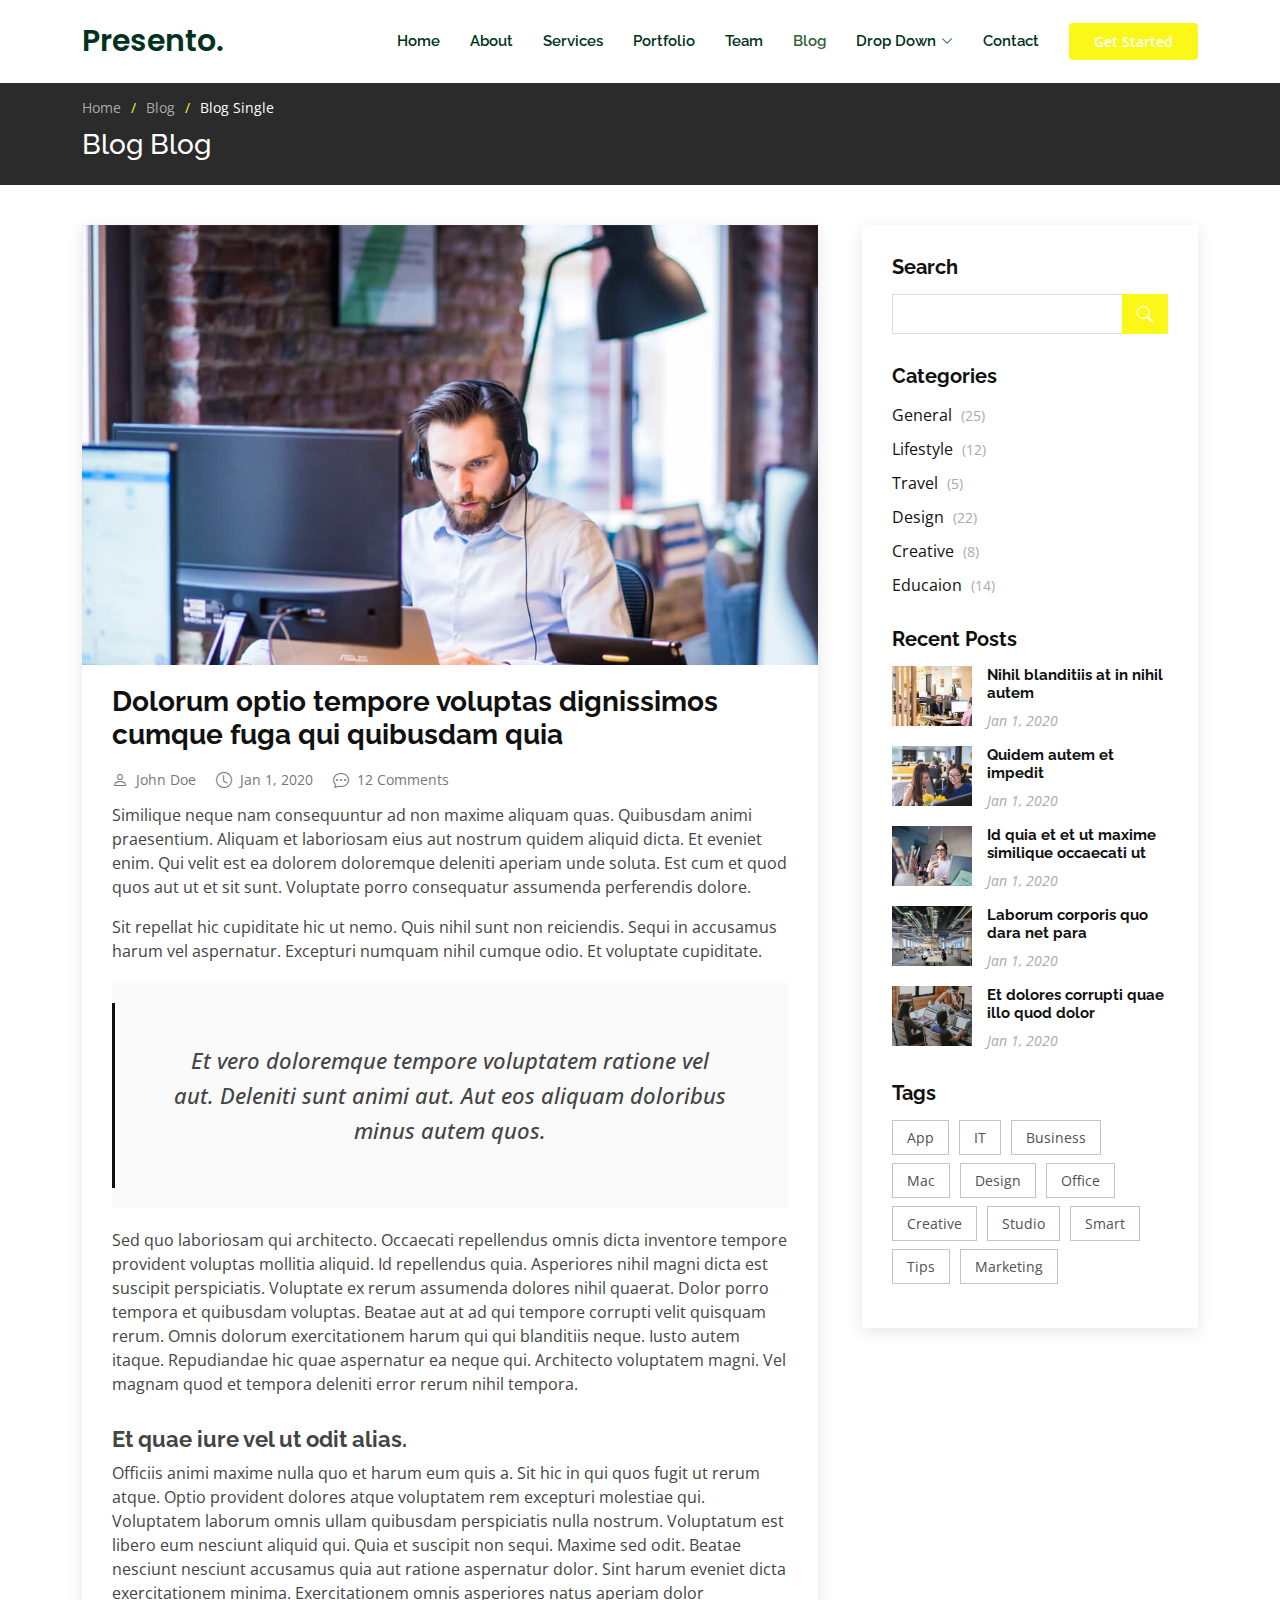
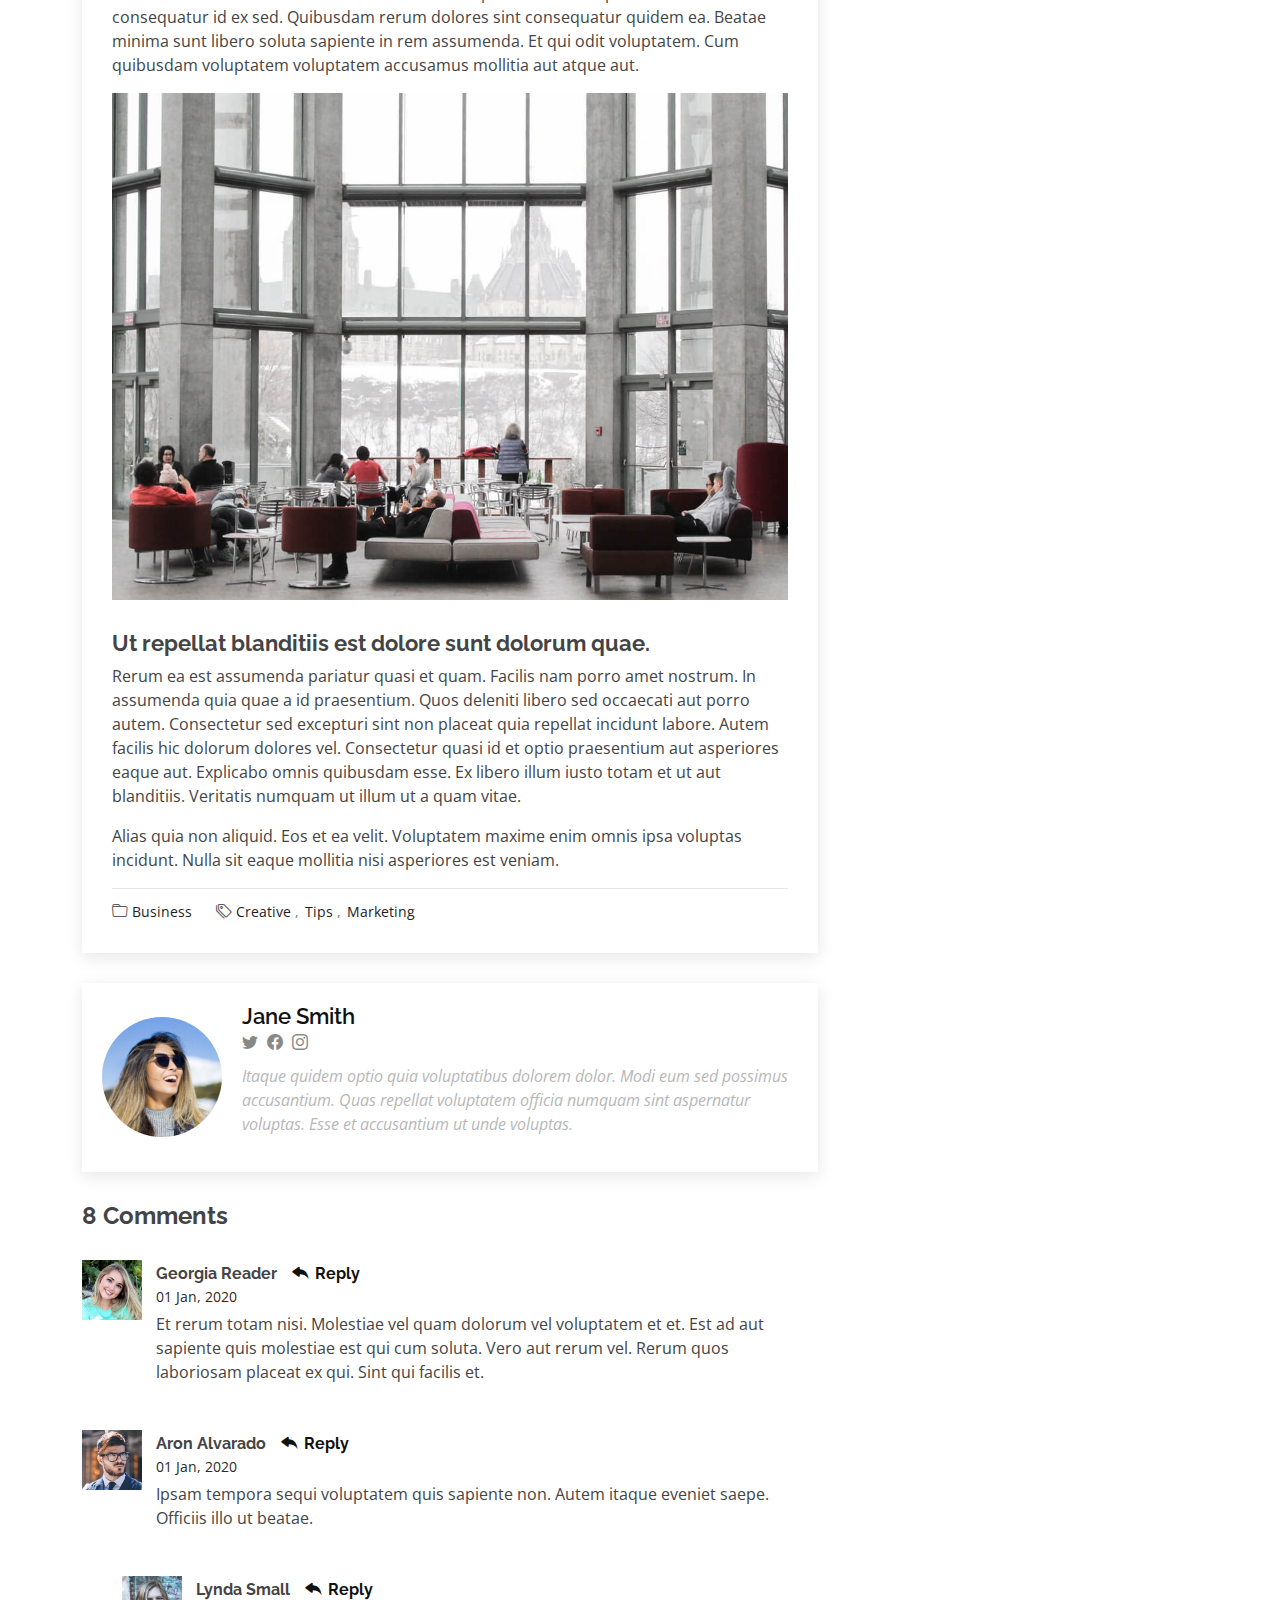
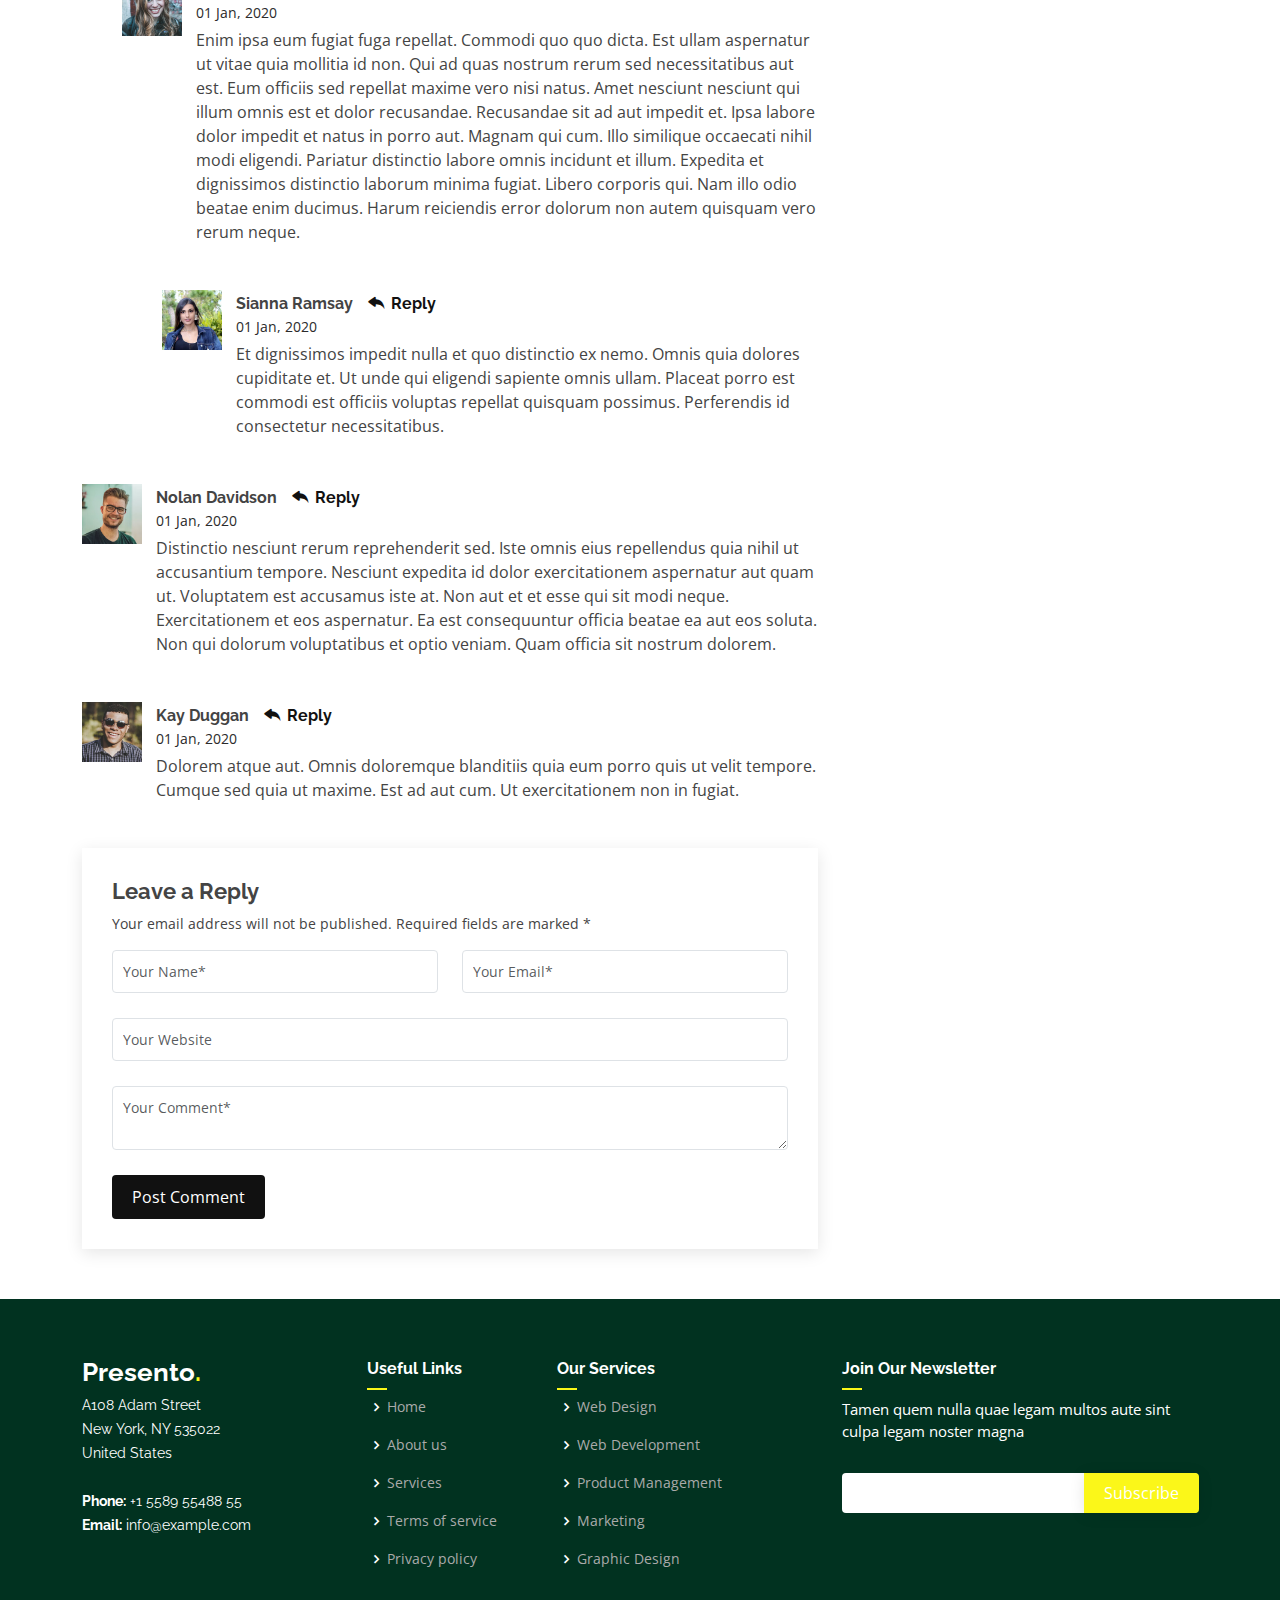
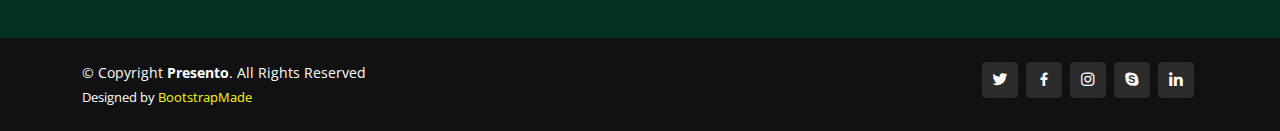
<file: blog-single.html>
<!DOCTYPE html>
<html lang="en">

<head>
  <meta charset="utf-8">
  <meta content="width=device-width, initial-scale=1.0" name="viewport">

  <title>Blog Single - Presento Bootstrap Template</title>
  <meta content="" name="description">
  <meta content="" name="keywords">

  <!-- Favicons -->
  <link href="assets/img/favicon.png" rel="icon">
  <link href="assets/img/apple-touch-icon.png" rel="apple-touch-icon">

  <!-- Google Fonts -->
  <link href="https://fonts.googleapis.com/css?family=Open+Sans:300,300i,400,400i,600,600i,700,700i|Raleway:300,300i,400,400i,500,500i,600,600i,700,700i|Poppins:300,300i,400,400i,500,500i,600,600i,700,700i" rel="stylesheet">

  <!-- Vendor CSS Files -->
  <link href="assets/vendor/aos/aos.css" rel="stylesheet">
  <link href="assets/vendor/bootstrap/css/bootstrap.min.css" rel="stylesheet">
  <link href="assets/vendor/bootstrap-icons/bootstrap-icons.css" rel="stylesheet">
  <link href="assets/vendor/boxicons/css/boxicons.min.css" rel="stylesheet">
  <link href="assets/vendor/glightbox/css/glightbox.min.css" rel="stylesheet">
  <link href="assets/vendor/remixicon/remixicon.css" rel="stylesheet">
  <link href="assets/vendor/swiper/swiper-bundle.min.css" rel="stylesheet">

  <!-- Template Main CSS File -->
  <link href="assets/css/style.css" rel="stylesheet">

  <!-- =======================================================
  * Template Name: Presento
  * Updated: Jan 29 2024 with Bootstrap v5.3.2
  * Template URL: https://bootstrapmade.com/presento-bootstrap-corporate-template/
  * Author: BootstrapMade.com
  * License: https://bootstrapmade.com/license/
  ======================================================== -->
</head>

<body>

  <!-- ======= Header ======= -->
  <header id="header" class="fixed-top d-flex align-items-center">
    <div class="container d-flex align-items-center">
      <h1 class="logo me-auto"><a href="index.html">Presento<span>.</span></a></h1>
      <!-- Uncomment below if you prefer to use an image logo -->
      <!-- <a href="index.html" class="logo me-auto"><img src="assets/img/logo.png" alt=""></a>-->

      <nav id="navbar" class="navbar order-last order-lg-0">
        <ul>
          <li><a class="nav-link scrollto " href="#hero">Home</a></li>
          <li><a class="nav-link scrollto" href="#about">About</a></li>
          <li><a class="nav-link scrollto" href="#services">Services</a></li>
          <li><a class="nav-link scrollto " href="#portfolio">Portfolio</a></li>
          <li><a class="nav-link scrollto" href="#team">Team</a></li>
          <li><a class="active" href="blog.html">Blog</a></li>
          <li class="dropdown"><a href="#"><span>Drop Down</span> <i class="bi bi-chevron-down"></i></a>
            <ul>
              <li><a href="#">Drop Down 1</a></li>
              <li class="dropdown"><a href="#"><span>Deep Drop Down</span> <i class="bi bi-chevron-right"></i></a>
                <ul>
                  <li><a href="#">Deep Drop Down 1</a></li>
                  <li><a href="#">Deep Drop Down 2</a></li>
                  <li><a href="#">Deep Drop Down 3</a></li>
                  <li><a href="#">Deep Drop Down 4</a></li>
                  <li><a href="#">Deep Drop Down 5</a></li>
                </ul>
              </li>
              <li><a href="#">Drop Down 2</a></li>
              <li><a href="#">Drop Down 3</a></li>
              <li><a href="#">Drop Down 4</a></li>
            </ul>
          </li>
          <li><a class="nav-link scrollto" href="#contact">Contact</a></li>
        </ul>
        <i class="bi bi-list mobile-nav-toggle"></i>
      </nav><!-- .navbar -->

      <a href="#about" class="get-started-btn scrollto">Get Started</a>
    </div>
  </header><!-- End Header -->

  <main id="main">

    <!-- ======= Breadcrumbs ======= -->
    <section class="breadcrumbs">
      <div class="container">

        <ol>
          <li><a href="index.html">Home</a></li>
          <li><a href="blog.html">Blog</a></li>
          <li>Blog Single</li>
        </ol>
        <h2>Blog Blog</h2>

      </div>
    </section><!-- End Breadcrumbs -->

    <!-- ======= Blog Single Section ======= -->
    <section id="blog" class="blog">
      <div class="container" data-aos="fade-up">

        <div class="row">

          <div class="col-lg-8 entries">

            <article class="entry entry-single">

              <div class="entry-img">
                <img src="assets/img/blog/blog-1.jpg" alt="" class="img-fluid">
              </div>

              <h2 class="entry-title">
                <a href="blog-single.html">Dolorum optio tempore voluptas dignissimos cumque fuga qui quibusdam quia</a>
              </h2>

              <div class="entry-meta">
                <ul>
                  <li class="d-flex align-items-center"><i class="bi bi-person"></i> <a href="blog-single.html">John Doe</a></li>
                  <li class="d-flex align-items-center"><i class="bi bi-clock"></i> <a href="blog-single.html"><time datetime="2020-01-01">Jan 1, 2020</time></a></li>
                  <li class="d-flex align-items-center"><i class="bi bi-chat-dots"></i> <a href="blog-single.html">12 Comments</a></li>
                </ul>
              </div>

              <div class="entry-content">
                <p>
                  Similique neque nam consequuntur ad non maxime aliquam quas. Quibusdam animi praesentium. Aliquam et laboriosam eius aut nostrum quidem aliquid dicta.
                  Et eveniet enim. Qui velit est ea dolorem doloremque deleniti aperiam unde soluta. Est cum et quod quos aut ut et sit sunt. Voluptate porro consequatur assumenda perferendis dolore.
                </p>

                <p>
                  Sit repellat hic cupiditate hic ut nemo. Quis nihil sunt non reiciendis. Sequi in accusamus harum vel aspernatur. Excepturi numquam nihil cumque odio. Et voluptate cupiditate.
                </p>

                <blockquote>
                  <p>
                    Et vero doloremque tempore voluptatem ratione vel aut. Deleniti sunt animi aut. Aut eos aliquam doloribus minus autem quos.
                  </p>
                </blockquote>

                <p>
                  Sed quo laboriosam qui architecto. Occaecati repellendus omnis dicta inventore tempore provident voluptas mollitia aliquid. Id repellendus quia. Asperiores nihil magni dicta est suscipit perspiciatis. Voluptate ex rerum assumenda dolores nihil quaerat.
                  Dolor porro tempora et quibusdam voluptas. Beatae aut at ad qui tempore corrupti velit quisquam rerum. Omnis dolorum exercitationem harum qui qui blanditiis neque.
                  Iusto autem itaque. Repudiandae hic quae aspernatur ea neque qui. Architecto voluptatem magni. Vel magnam quod et tempora deleniti error rerum nihil tempora.
                </p>

                <h3>Et quae iure vel ut odit alias.</h3>
                <p>
                  Officiis animi maxime nulla quo et harum eum quis a. Sit hic in qui quos fugit ut rerum atque. Optio provident dolores atque voluptatem rem excepturi molestiae qui. Voluptatem laborum omnis ullam quibusdam perspiciatis nulla nostrum. Voluptatum est libero eum nesciunt aliquid qui.
                  Quia et suscipit non sequi. Maxime sed odit. Beatae nesciunt nesciunt accusamus quia aut ratione aspernatur dolor. Sint harum eveniet dicta exercitationem minima. Exercitationem omnis asperiores natus aperiam dolor consequatur id ex sed. Quibusdam rerum dolores sint consequatur quidem ea.
                  Beatae minima sunt libero soluta sapiente in rem assumenda. Et qui odit voluptatem. Cum quibusdam voluptatem voluptatem accusamus mollitia aut atque aut.
                </p>
                <img src="assets/img/blog/blog-inside-post.jpg" class="img-fluid" alt="">

                <h3>Ut repellat blanditiis est dolore sunt dolorum quae.</h3>
                <p>
                  Rerum ea est assumenda pariatur quasi et quam. Facilis nam porro amet nostrum. In assumenda quia quae a id praesentium. Quos deleniti libero sed occaecati aut porro autem. Consectetur sed excepturi sint non placeat quia repellat incidunt labore. Autem facilis hic dolorum dolores vel.
                  Consectetur quasi id et optio praesentium aut asperiores eaque aut. Explicabo omnis quibusdam esse. Ex libero illum iusto totam et ut aut blanditiis. Veritatis numquam ut illum ut a quam vitae.
                </p>
                <p>
                  Alias quia non aliquid. Eos et ea velit. Voluptatem maxime enim omnis ipsa voluptas incidunt. Nulla sit eaque mollitia nisi asperiores est veniam.
                </p>

              </div>

              <div class="entry-footer">
                <i class="bi bi-folder"></i>
                <ul class="cats">
                  <li><a href="#">Business</a></li>
                </ul>

                <i class="bi bi-tags"></i>
                <ul class="tags">
                  <li><a href="#">Creative</a></li>
                  <li><a href="#">Tips</a></li>
                  <li><a href="#">Marketing</a></li>
                </ul>
              </div>

            </article><!-- End blog entry -->

            <div class="blog-author d-flex align-items-center">
              <img src="assets/img/blog/blog-author.jpg" class="rounded-circle float-left" alt="">
              <div>
                <h4>Jane Smith</h4>
                <div class="social-links">
                  <a href="https://twitters.com/#"><i class="bi bi-twitter"></i></a>
                  <a href="https://facebook.com/#"><i class="bi bi-facebook"></i></a>
                  <a href="https://instagram.com/#"><i class="biu bi-instagram"></i></a>
                </div>
                <p>
                  Itaque quidem optio quia voluptatibus dolorem dolor. Modi eum sed possimus accusantium. Quas repellat voluptatem officia numquam sint aspernatur voluptas. Esse et accusantium ut unde voluptas.
                </p>
              </div>
            </div><!-- End blog author bio -->

            <div class="blog-comments">

              <h4 class="comments-count">8 Comments</h4>

              <div id="comment-1" class="comment">
                <div class="d-flex">
                  <div class="comment-img"><img src="assets/img/blog/comments-1.jpg" alt=""></div>
                  <div>
                    <h5><a href="">Georgia Reader</a> <a href="#" class="reply"><i class="bi bi-reply-fill"></i> Reply</a></h5>
                    <time datetime="2020-01-01">01 Jan, 2020</time>
                    <p>
                      Et rerum totam nisi. Molestiae vel quam dolorum vel voluptatem et et. Est ad aut sapiente quis molestiae est qui cum soluta.
                      Vero aut rerum vel. Rerum quos laboriosam placeat ex qui. Sint qui facilis et.
                    </p>
                  </div>
                </div>
              </div><!-- End comment #1 -->

              <div id="comment-2" class="comment">
                <div class="d-flex">
                  <div class="comment-img"><img src="assets/img/blog/comments-2.jpg" alt=""></div>
                  <div>
                    <h5><a href="">Aron Alvarado</a> <a href="#" class="reply"><i class="bi bi-reply-fill"></i> Reply</a></h5>
                    <time datetime="2020-01-01">01 Jan, 2020</time>
                    <p>
                      Ipsam tempora sequi voluptatem quis sapiente non. Autem itaque eveniet saepe. Officiis illo ut beatae.
                    </p>
                  </div>
                </div>

                <div id="comment-reply-1" class="comment comment-reply">
                  <div class="d-flex">
                    <div class="comment-img"><img src="assets/img/blog/comments-3.jpg" alt=""></div>
                    <div>
                      <h5><a href="">Lynda Small</a> <a href="#" class="reply"><i class="bi bi-reply-fill"></i> Reply</a></h5>
                      <time datetime="2020-01-01">01 Jan, 2020</time>
                      <p>
                        Enim ipsa eum fugiat fuga repellat. Commodi quo quo dicta. Est ullam aspernatur ut vitae quia mollitia id non. Qui ad quas nostrum rerum sed necessitatibus aut est. Eum officiis sed repellat maxime vero nisi natus. Amet nesciunt nesciunt qui illum omnis est et dolor recusandae.

                        Recusandae sit ad aut impedit et. Ipsa labore dolor impedit et natus in porro aut. Magnam qui cum. Illo similique occaecati nihil modi eligendi. Pariatur distinctio labore omnis incidunt et illum. Expedita et dignissimos distinctio laborum minima fugiat.

                        Libero corporis qui. Nam illo odio beatae enim ducimus. Harum reiciendis error dolorum non autem quisquam vero rerum neque.
                      </p>
                    </div>
                  </div>

                  <div id="comment-reply-2" class="comment comment-reply">
                    <div class="d-flex">
                      <div class="comment-img"><img src="assets/img/blog/comments-4.jpg" alt=""></div>
                      <div>
                        <h5><a href="">Sianna Ramsay</a> <a href="#" class="reply"><i class="bi bi-reply-fill"></i> Reply</a></h5>
                        <time datetime="2020-01-01">01 Jan, 2020</time>
                        <p>
                          Et dignissimos impedit nulla et quo distinctio ex nemo. Omnis quia dolores cupiditate et. Ut unde qui eligendi sapiente omnis ullam. Placeat porro est commodi est officiis voluptas repellat quisquam possimus. Perferendis id consectetur necessitatibus.
                        </p>
                      </div>
                    </div>

                  </div><!-- End comment reply #2-->

                </div><!-- End comment reply #1-->

              </div><!-- End comment #2-->

              <div id="comment-3" class="comment">
                <div class="d-flex">
                  <div class="comment-img"><img src="assets/img/blog/comments-5.jpg" alt=""></div>
                  <div>
                    <h5><a href="">Nolan Davidson</a> <a href="#" class="reply"><i class="bi bi-reply-fill"></i> Reply</a></h5>
                    <time datetime="2020-01-01">01 Jan, 2020</time>
                    <p>
                      Distinctio nesciunt rerum reprehenderit sed. Iste omnis eius repellendus quia nihil ut accusantium tempore. Nesciunt expedita id dolor exercitationem aspernatur aut quam ut. Voluptatem est accusamus iste at.
                      Non aut et et esse qui sit modi neque. Exercitationem et eos aspernatur. Ea est consequuntur officia beatae ea aut eos soluta. Non qui dolorum voluptatibus et optio veniam. Quam officia sit nostrum dolorem.
                    </p>
                  </div>
                </div>

              </div><!-- End comment #3 -->

              <div id="comment-4" class="comment">
                <div class="d-flex">
                  <div class="comment-img"><img src="assets/img/blog/comments-6.jpg" alt=""></div>
                  <div>
                    <h5><a href="">Kay Duggan</a> <a href="#" class="reply"><i class="bi bi-reply-fill"></i> Reply</a></h5>
                    <time datetime="2020-01-01">01 Jan, 2020</time>
                    <p>
                      Dolorem atque aut. Omnis doloremque blanditiis quia eum porro quis ut velit tempore. Cumque sed quia ut maxime. Est ad aut cum. Ut exercitationem non in fugiat.
                    </p>
                  </div>
                </div>

              </div><!-- End comment #4 -->

              <div class="reply-form">
                <h4>Leave a Reply</h4>
                <p>Your email address will not be published. Required fields are marked * </p>
                <form action="">
                  <div class="row">
                    <div class="col-md-6 form-group">
                      <input name="name" type="text" class="form-control" placeholder="Your Name*">
                    </div>
                    <div class="col-md-6 form-group">
                      <input name="email" type="text" class="form-control" placeholder="Your Email*">
                    </div>
                  </div>
                  <div class="row">
                    <div class="col form-group">
                      <input name="website" type="text" class="form-control" placeholder="Your Website">
                    </div>
                  </div>
                  <div class="row">
                    <div class="col form-group">
                      <textarea name="comment" class="form-control" placeholder="Your Comment*"></textarea>
                    </div>
                  </div>
                  <button type="submit" class="btn btn-primary">Post Comment</button>

                </form>

              </div>

            </div><!-- End blog comments -->

          </div><!-- End blog entries list -->

          <div class="col-lg-4">

            <div class="sidebar">

              <h3 class="sidebar-title">Search</h3>
              <div class="sidebar-item search-form">
                <form action="">
                  <input type="text">
                  <button type="submit"><i class="bi bi-search"></i></button>
                </form>
              </div><!-- End sidebar search formn-->

              <h3 class="sidebar-title">Categories</h3>
              <div class="sidebar-item categories">
                <ul>
                  <li><a href="#">General <span>(25)</span></a></li>
                  <li><a href="#">Lifestyle <span>(12)</span></a></li>
                  <li><a href="#">Travel <span>(5)</span></a></li>
                  <li><a href="#">Design <span>(22)</span></a></li>
                  <li><a href="#">Creative <span>(8)</span></a></li>
                  <li><a href="#">Educaion <span>(14)</span></a></li>
                </ul>
              </div><!-- End sidebar categories-->

              <h3 class="sidebar-title">Recent Posts</h3>
              <div class="sidebar-item recent-posts">
                <div class="post-item clearfix">
                  <img src="assets/img/blog/blog-recent-1.jpg" alt="">
                  <h4><a href="blog-single.html">Nihil blanditiis at in nihil autem</a></h4>
                  <time datetime="2020-01-01">Jan 1, 2020</time>
                </div>

                <div class="post-item clearfix">
                  <img src="assets/img/blog/blog-recent-2.jpg" alt="">
                  <h4><a href="blog-single.html">Quidem autem et impedit</a></h4>
                  <time datetime="2020-01-01">Jan 1, 2020</time>
                </div>

                <div class="post-item clearfix">
                  <img src="assets/img/blog/blog-recent-3.jpg" alt="">
                  <h4><a href="blog-single.html">Id quia et et ut maxime similique occaecati ut</a></h4>
                  <time datetime="2020-01-01">Jan 1, 2020</time>
                </div>

                <div class="post-item clearfix">
                  <img src="assets/img/blog/blog-recent-4.jpg" alt="">
                  <h4><a href="blog-single.html">Laborum corporis quo dara net para</a></h4>
                  <time datetime="2020-01-01">Jan 1, 2020</time>
                </div>

                <div class="post-item clearfix">
                  <img src="assets/img/blog/blog-recent-5.jpg" alt="">
                  <h4><a href="blog-single.html">Et dolores corrupti quae illo quod dolor</a></h4>
                  <time datetime="2020-01-01">Jan 1, 2020</time>
                </div>

              </div><!-- End sidebar recent posts-->

              <h3 class="sidebar-title">Tags</h3>
              <div class="sidebar-item tags">
                <ul>
                  <li><a href="#">App</a></li>
                  <li><a href="#">IT</a></li>
                  <li><a href="#">Business</a></li>
                  <li><a href="#">Mac</a></li>
                  <li><a href="#">Design</a></li>
                  <li><a href="#">Office</a></li>
                  <li><a href="#">Creative</a></li>
                  <li><a href="#">Studio</a></li>
                  <li><a href="#">Smart</a></li>
                  <li><a href="#">Tips</a></li>
                  <li><a href="#">Marketing</a></li>
                </ul>
              </div><!-- End sidebar tags-->

            </div><!-- End sidebar -->

          </div><!-- End blog sidebar -->

        </div>

      </div>
    </section><!-- End Blog Single Section -->

  </main><!-- End #main -->

  <!-- ======= Footer ======= -->
  <footer id="footer">

    <div class="footer-top">
      <div class="container">
        <div class="row">

          <div class="col-lg-3 col-md-6 footer-contact">
            <h3>Presento<span>.</span></h3>
            <p>
              A108 Adam Street <br>
              New York, NY 535022<br>
              United States <br><br>
              <strong>Phone:</strong> +1 5589 55488 55<br>
              <strong>Email:</strong> info@example.com<br>
            </p>
          </div>

          <div class="col-lg-2 col-md-6 footer-links">
            <h4>Useful Links</h4>
            <ul>
              <li><i class="bx bx-chevron-right"></i> <a href="#">Home</a></li>
              <li><i class="bx bx-chevron-right"></i> <a href="#">About us</a></li>
              <li><i class="bx bx-chevron-right"></i> <a href="#">Services</a></li>
              <li><i class="bx bx-chevron-right"></i> <a href="#">Terms of service</a></li>
              <li><i class="bx bx-chevron-right"></i> <a href="#">Privacy policy</a></li>
            </ul>
          </div>

          <div class="col-lg-3 col-md-6 footer-links">
            <h4>Our Services</h4>
            <ul>
              <li><i class="bx bx-chevron-right"></i> <a href="#">Web Design</a></li>
              <li><i class="bx bx-chevron-right"></i> <a href="#">Web Development</a></li>
              <li><i class="bx bx-chevron-right"></i> <a href="#">Product Management</a></li>
              <li><i class="bx bx-chevron-right"></i> <a href="#">Marketing</a></li>
              <li><i class="bx bx-chevron-right"></i> <a href="#">Graphic Design</a></li>
            </ul>
          </div>

          <div class="col-lg-4 col-md-6 footer-newsletter">
            <h4>Join Our Newsletter</h4>
            <p>Tamen quem nulla quae legam multos aute sint culpa legam noster magna</p>
            <form action="" method="post">
              <input type="email" name="email"><input type="submit" value="Subscribe">
            </form>
          </div>

        </div>
      </div>
    </div>

    <div class="container d-md-flex py-4">

      <div class="me-md-auto text-center text-md-start">
        <div class="copyright">
          &copy; Copyright <strong><span>Presento</span></strong>. All Rights Reserved
        </div>
        <div class="credits">
          <!-- All the links in the footer should remain intact. -->
          <!-- You can delete the links only if you purchased the pro version. -->
          <!-- Licensing information: https://bootstrapmade.com/license/ -->
          <!-- Purchase the pro version with working PHP/AJAX contact form: https://bootstrapmade.com/presento-bootstrap-corporate-template/ -->
          Designed by <a href="https://bootstrapmade.com/">BootstrapMade</a>
        </div>
      </div>
      <div class="social-links text-center text-md-end pt-3 pt-md-0">
        <a href="#" class="twitter"><i class="bx bxl-twitter"></i></a>
        <a href="#" class="facebook"><i class="bx bxl-facebook"></i></a>
        <a href="#" class="instagram"><i class="bx bxl-instagram"></i></a>
        <a href="#" class="google-plus"><i class="bx bxl-skype"></i></a>
        <a href="#" class="linkedin"><i class="bx bxl-linkedin"></i></a>
      </div>
    </div>
  </footer><!-- End Footer -->

  <a href="#" class="back-to-top d-flex align-items-center justify-content-center"><i class="bi bi-arrow-up-short"></i></a>

  <!-- Vendor JS Files -->
  <script src="assets/vendor/purecounter/purecounter_vanilla.js"></script>
  <script src="assets/vendor/aos/aos.js"></script>
  <script src="assets/vendor/bootstrap/js/bootstrap.bundle.min.js"></script>
  <script src="assets/vendor/glightbox/js/glightbox.min.js"></script>
  <script src="assets/vendor/isotope-layout/isotope.pkgd.min.js"></script>
  <script src="assets/vendor/swiper/swiper-bundle.min.js"></script>
  <script src="assets/vendor/php-email-form/validate.js"></script>

  <!-- Template Main JS File -->
  <script src="assets/js/main.js"></script>

</body>

</html>
</file>
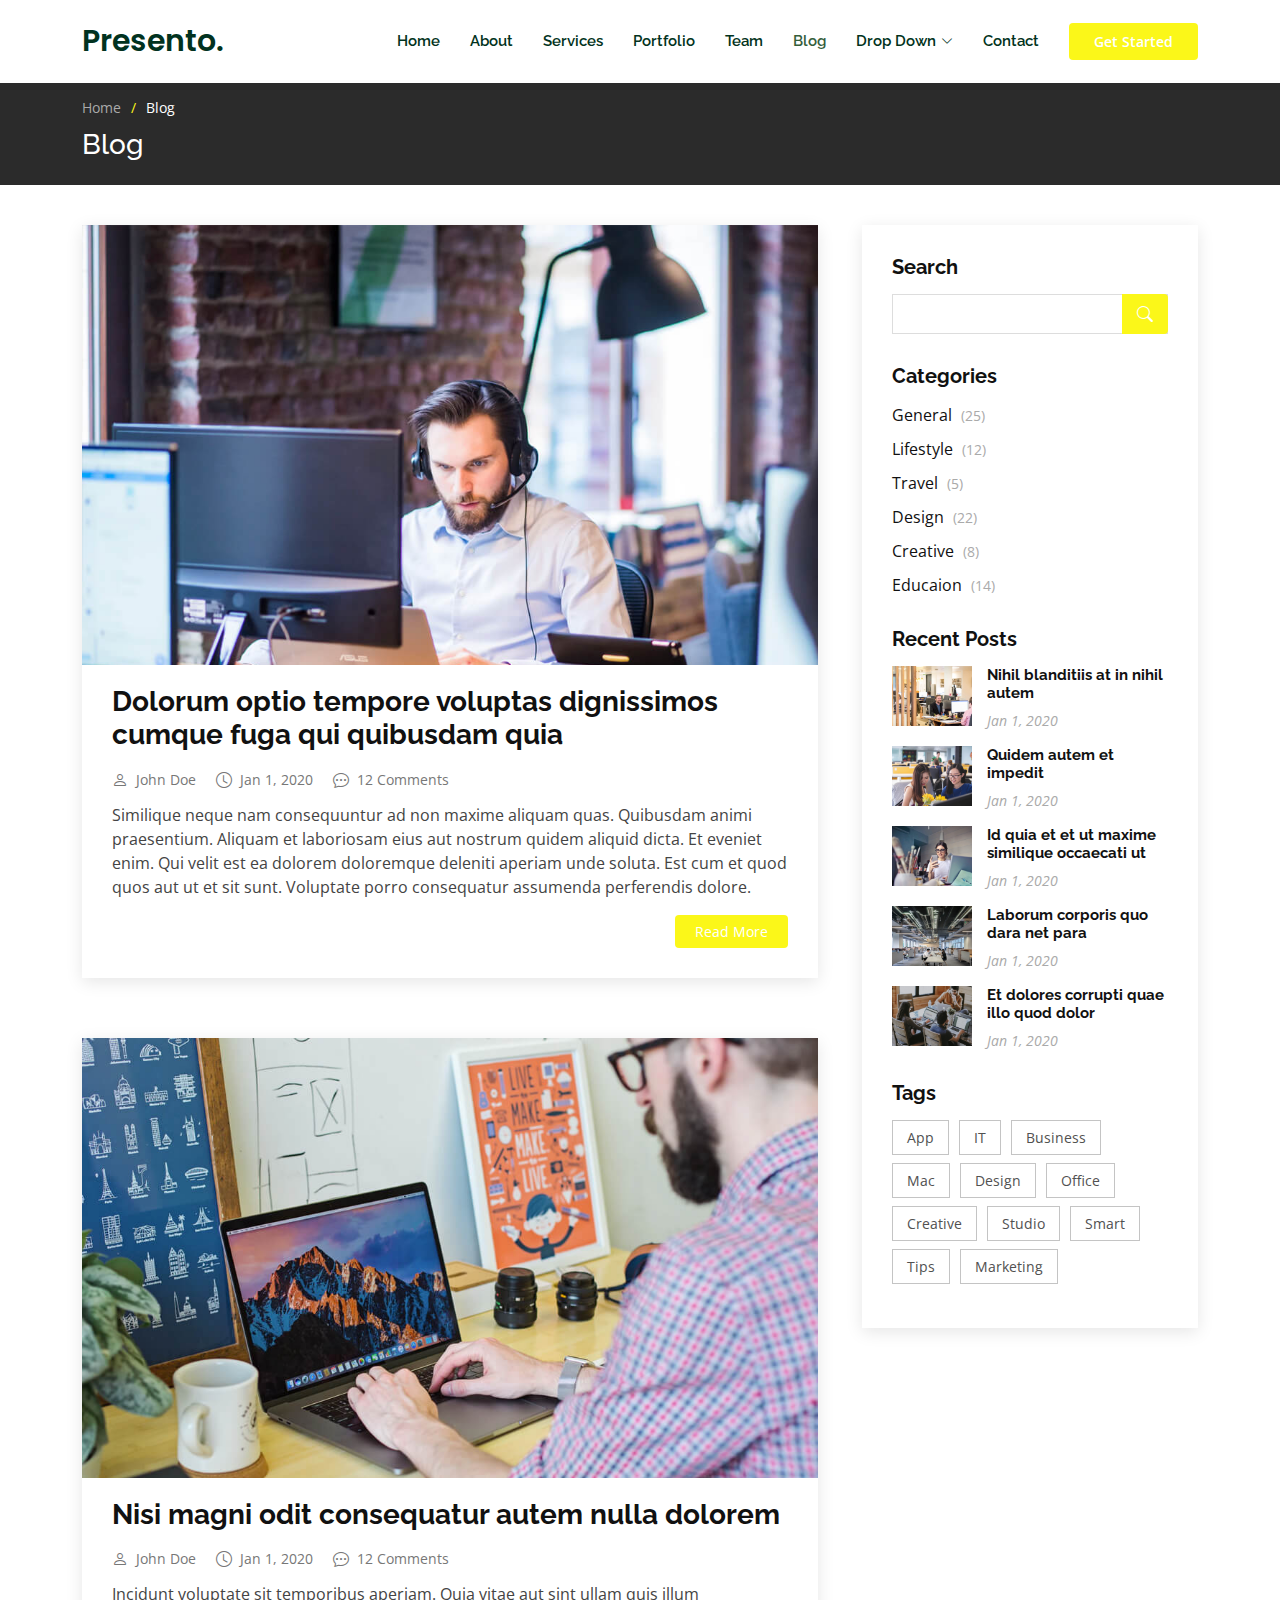
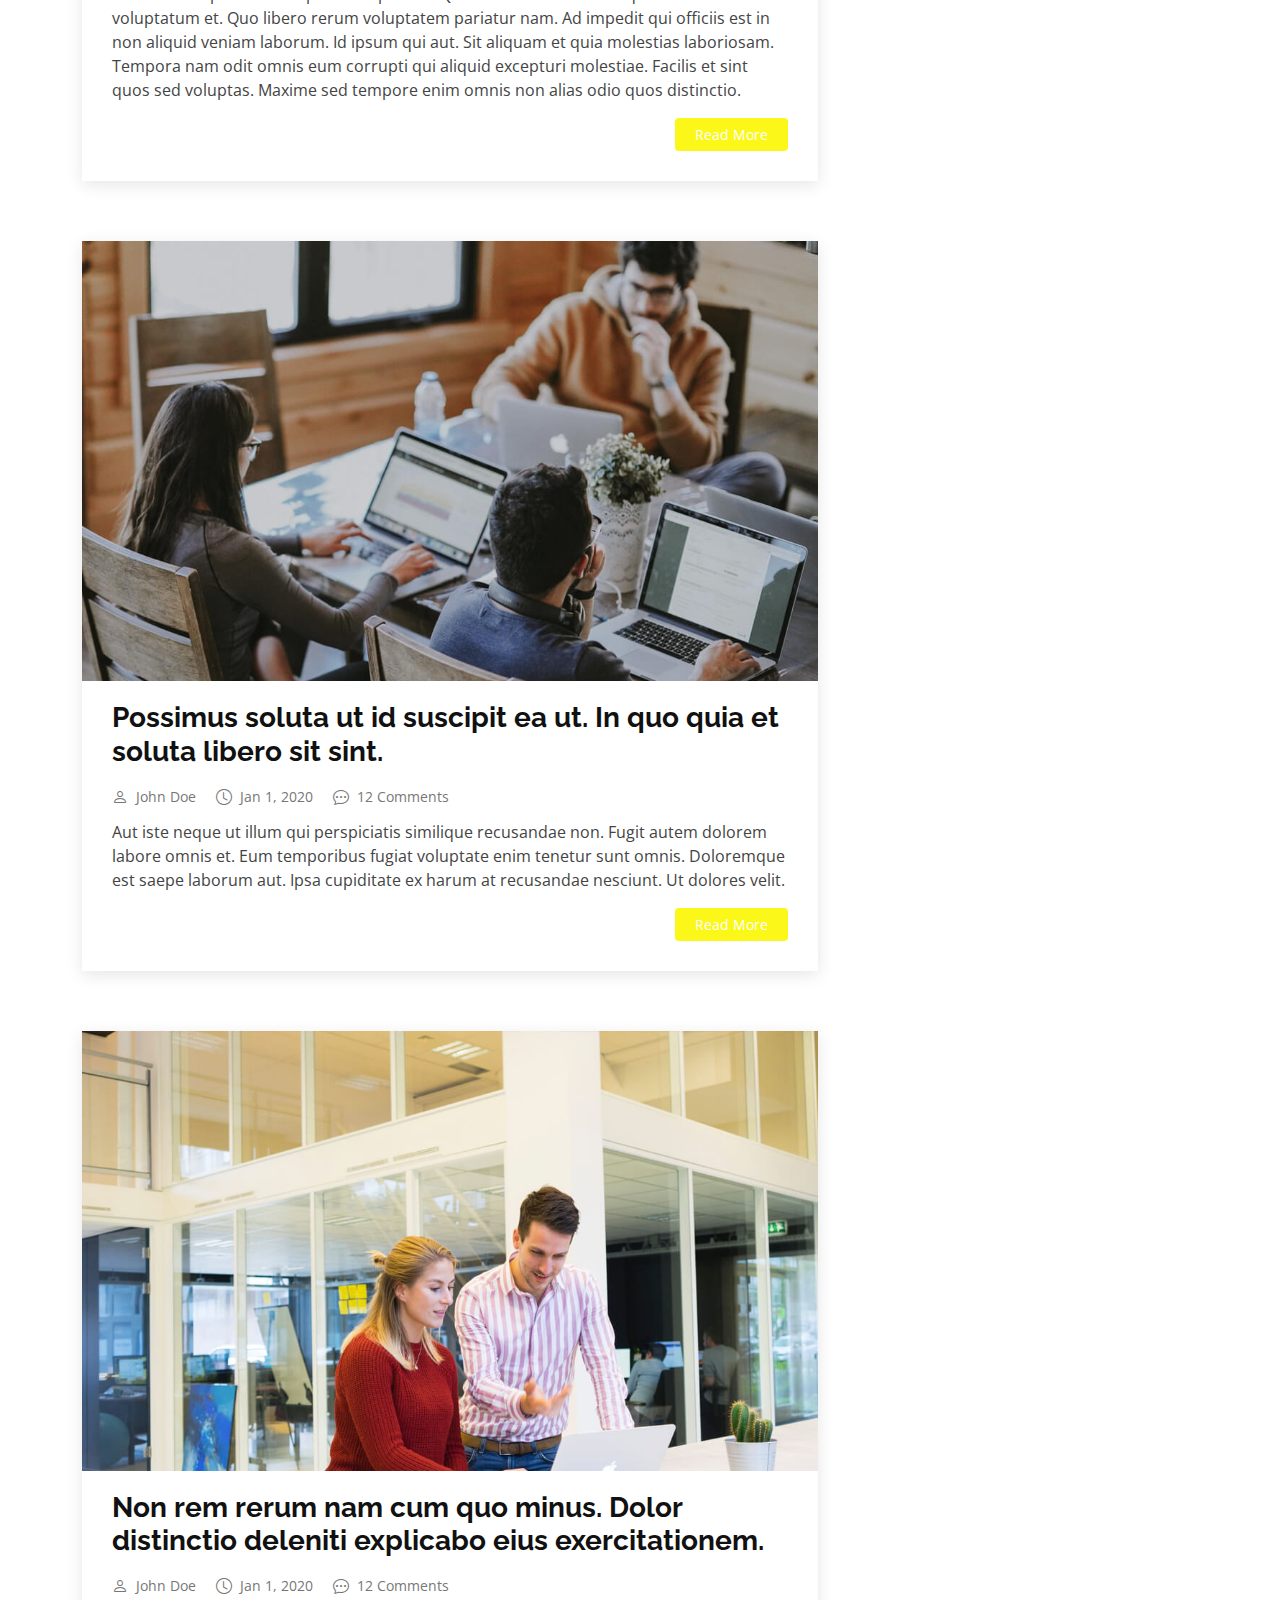
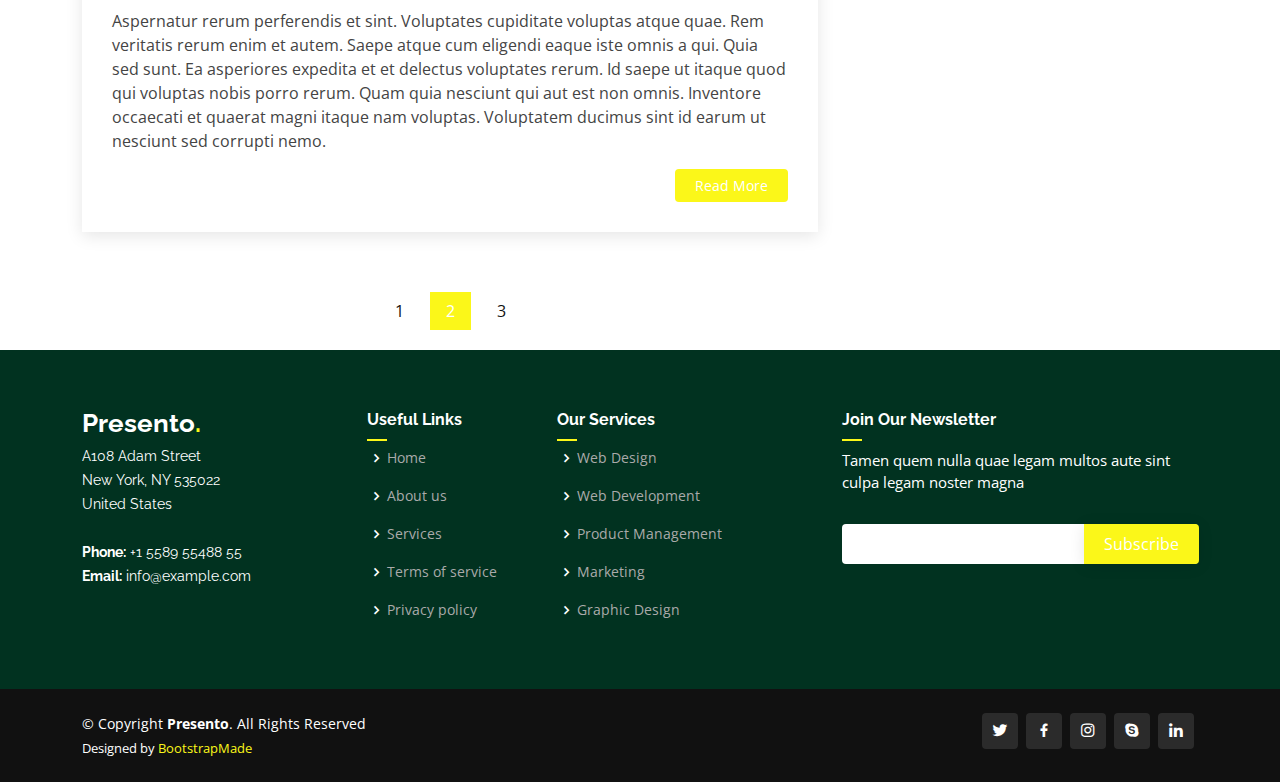
<file: blog.html>
<!DOCTYPE html>
<html lang="en">

<head>
  <meta charset="utf-8">
  <meta content="width=device-width, initial-scale=1.0" name="viewport">

  <title>Blog - Presento Bootstrap Template</title>
  <meta content="" name="description">
  <meta content="" name="keywords">

  <!-- Favicons -->
  <link href="assets/img/favicon.png" rel="icon">
  <link href="assets/img/apple-touch-icon.png" rel="apple-touch-icon">

  <!-- Google Fonts -->
  <link href="https://fonts.googleapis.com/css?family=Open+Sans:300,300i,400,400i,600,600i,700,700i|Raleway:300,300i,400,400i,500,500i,600,600i,700,700i|Poppins:300,300i,400,400i,500,500i,600,600i,700,700i" rel="stylesheet">

  <!-- Vendor CSS Files -->
  <link href="assets/vendor/aos/aos.css" rel="stylesheet">
  <link href="assets/vendor/bootstrap/css/bootstrap.min.css" rel="stylesheet">
  <link href="assets/vendor/bootstrap-icons/bootstrap-icons.css" rel="stylesheet">
  <link href="assets/vendor/boxicons/css/boxicons.min.css" rel="stylesheet">
  <link href="assets/vendor/glightbox/css/glightbox.min.css" rel="stylesheet">
  <link href="assets/vendor/remixicon/remixicon.css" rel="stylesheet">
  <link href="assets/vendor/swiper/swiper-bundle.min.css" rel="stylesheet">

  <!-- Template Main CSS File -->
  <link href="assets/css/style.css" rel="stylesheet">

  <!-- =======================================================
  * Template Name: Presento
  * Updated: Jan 29 2024 with Bootstrap v5.3.2
  * Template URL: https://bootstrapmade.com/presento-bootstrap-corporate-template/
  * Author: BootstrapMade.com
  * License: https://bootstrapmade.com/license/
  ======================================================== -->
</head>

<body>

  <!-- ======= Header ======= -->
  <header id="header" class="fixed-top d-flex align-items-center">
    <div class="container d-flex align-items-center">
      <h1 class="logo me-auto"><a href="index.html">Presento<span>.</span></a></h1>
      <!-- Uncomment below if you prefer to use an image logo -->
      <!-- <a href="index.html" class="logo me-auto"><img src="assets/img/logo.png" alt=""></a>-->

      <nav id="navbar" class="navbar order-last order-lg-0">
        <ul>
          <li><a class="nav-link scrollto " href="#hero">Home</a></li>
          <li><a class="nav-link scrollto" href="#about">About</a></li>
          <li><a class="nav-link scrollto" href="#services">Services</a></li>
          <li><a class="nav-link scrollto " href="#portfolio">Portfolio</a></li>
          <li><a class="nav-link scrollto" href="#team">Team</a></li>
          <li><a class="active" href="blog.html">Blog</a></li>
          <li class="dropdown"><a href="#"><span>Drop Down</span> <i class="bi bi-chevron-down"></i></a>
            <ul>
              <li><a href="#">Drop Down 1</a></li>
              <li class="dropdown"><a href="#"><span>Deep Drop Down</span> <i class="bi bi-chevron-right"></i></a>
                <ul>
                  <li><a href="#">Deep Drop Down 1</a></li>
                  <li><a href="#">Deep Drop Down 2</a></li>
                  <li><a href="#">Deep Drop Down 3</a></li>
                  <li><a href="#">Deep Drop Down 4</a></li>
                  <li><a href="#">Deep Drop Down 5</a></li>
                </ul>
              </li>
              <li><a href="#">Drop Down 2</a></li>
              <li><a href="#">Drop Down 3</a></li>
              <li><a href="#">Drop Down 4</a></li>
            </ul>
          </li>
          <li><a class="nav-link scrollto" href="#contact">Contact</a></li>
        </ul>
        <i class="bi bi-list mobile-nav-toggle"></i>
      </nav><!-- .navbar -->

      <a href="#about" class="get-started-btn scrollto">Get Started</a>
    </div>
  </header><!-- End Header -->

  <main id="main">

    <!-- ======= Breadcrumbs ======= -->
    <section class="breadcrumbs">
      <div class="container">

        <ol>
          <li><a href="index.html">Home</a></li>
          <li>Blog</li>
        </ol>
        <h2>Blog</h2>

      </div>
    </section><!-- End Breadcrumbs -->

    <!-- ======= Blog Section ======= -->
    <section id="blog" class="blog">
      <div class="container" data-aos="fade-up">

        <div class="row">

          <div class="col-lg-8 entries">

            <article class="entry">

              <div class="entry-img">
                <img src="assets/img/blog/blog-1.jpg" alt="" class="img-fluid">
              </div>

              <h2 class="entry-title">
                <a href="blog-single.html">Dolorum optio tempore voluptas dignissimos cumque fuga qui quibusdam quia</a>
              </h2>

              <div class="entry-meta">
                <ul>
                  <li class="d-flex align-items-center"><i class="bi bi-person"></i> <a href="blog-single.html">John Doe</a></li>
                  <li class="d-flex align-items-center"><i class="bi bi-clock"></i> <a href="blog-single.html"><time datetime="2020-01-01">Jan 1, 2020</time></a></li>
                  <li class="d-flex align-items-center"><i class="bi bi-chat-dots"></i> <a href="blog-single.html">12 Comments</a></li>
                </ul>
              </div>

              <div class="entry-content">
                <p>
                  Similique neque nam consequuntur ad non maxime aliquam quas. Quibusdam animi praesentium. Aliquam et laboriosam eius aut nostrum quidem aliquid dicta.
                  Et eveniet enim. Qui velit est ea dolorem doloremque deleniti aperiam unde soluta. Est cum et quod quos aut ut et sit sunt. Voluptate porro consequatur assumenda perferendis dolore.
                </p>
                <div class="read-more">
                  <a href="blog-single.html">Read More</a>
                </div>
              </div>

            </article><!-- End blog entry -->

            <article class="entry">

              <div class="entry-img">
                <img src="assets/img/blog/blog-2.jpg" alt="" class="img-fluid">
              </div>

              <h2 class="entry-title">
                <a href="blog-single.html">Nisi magni odit consequatur autem nulla dolorem</a>
              </h2>

              <div class="entry-meta">
                <ul>
                  <li class="d-flex align-items-center"><i class="bi bi-person"></i> <a href="blog-single.html">John Doe</a></li>
                  <li class="d-flex align-items-center"><i class="bi bi-clock"></i> <a href="blog-single.html"><time datetime="2020-01-01">Jan 1, 2020</time></a></li>
                  <li class="d-flex align-items-center"><i class="bi bi-chat-dots"></i> <a href="blog-single.html">12 Comments</a></li>
                </ul>
              </div>

              <div class="entry-content">
                <p>
                  Incidunt voluptate sit temporibus aperiam. Quia vitae aut sint ullam quis illum voluptatum et. Quo libero rerum voluptatem pariatur nam.
                  Ad impedit qui officiis est in non aliquid veniam laborum. Id ipsum qui aut. Sit aliquam et quia molestias laboriosam. Tempora nam odit omnis eum corrupti qui aliquid excepturi molestiae. Facilis et sint quos sed voluptas. Maxime sed tempore enim omnis non alias odio quos distinctio.
                </p>
                <div class="read-more">
                  <a href="blog-single.html">Read More</a>
                </div>
              </div>

            </article><!-- End blog entry -->

            <article class="entry">

              <div class="entry-img">
                <img src="assets/img/blog/blog-3.jpg" alt="" class="img-fluid">
              </div>

              <h2 class="entry-title">
                <a href="blog-single.html">Possimus soluta ut id suscipit ea ut. In quo quia et soluta libero sit sint.</a>
              </h2>

              <div class="entry-meta">
                <ul>
                  <li class="d-flex align-items-center"><i class="bi bi-person"></i> <a href="blog-single.html">John Doe</a></li>
                  <li class="d-flex align-items-center"><i class="bi bi-clock"></i> <a href="blog-single.html"><time datetime="2020-01-01">Jan 1, 2020</time></a></li>
                  <li class="d-flex align-items-center"><i class="bi bi-chat-dots"></i> <a href="blog-single.html">12 Comments</a></li>
                </ul>
              </div>

              <div class="entry-content">
                <p>
                  Aut iste neque ut illum qui perspiciatis similique recusandae non. Fugit autem dolorem labore omnis et. Eum temporibus fugiat voluptate enim tenetur sunt omnis.
                  Doloremque est saepe laborum aut. Ipsa cupiditate ex harum at recusandae nesciunt. Ut dolores velit.
                </p>
                <div class="read-more">
                  <a href="blog-single.html">Read More</a>
                </div>
              </div>

            </article><!-- End blog entry -->

            <article class="entry">

              <div class="entry-img">
                <img src="assets/img/blog/blog-4.jpg" alt="" class="img-fluid">
              </div>

              <h2 class="entry-title">
                <a href="blog-single.html">Non rem rerum nam cum quo minus. Dolor distinctio deleniti explicabo eius exercitationem.</a>
              </h2>

              <div class="entry-meta">
                <ul>
                  <li class="d-flex align-items-center"><i class="bi bi-person"></i> <a href="blog-single.html">John Doe</a></li>
                  <li class="d-flex align-items-center"><i class="bi bi-clock"></i> <a href="blog-single.html"><time datetime="2020-01-01">Jan 1, 2020</time></a></li>
                  <li class="d-flex align-items-center"><i class="bi bi-chat-dots"></i> <a href="blog-single.html">12 Comments</a></li>
                </ul>
              </div>

              <div class="entry-content">
                <p>
                  Aspernatur rerum perferendis et sint. Voluptates cupiditate voluptas atque quae. Rem veritatis rerum enim et autem. Saepe atque cum eligendi eaque iste omnis a qui.
                  Quia sed sunt. Ea asperiores expedita et et delectus voluptates rerum. Id saepe ut itaque quod qui voluptas nobis porro rerum. Quam quia nesciunt qui aut est non omnis. Inventore occaecati et quaerat magni itaque nam voluptas. Voluptatem ducimus sint id earum ut nesciunt sed corrupti nemo.
                </p>
                <div class="read-more">
                  <a href="blog-single.html">Read More</a>
                </div>
              </div>

            </article><!-- End blog entry -->

            <div class="blog-pagination">
              <ul class="justify-content-center">
                <li><a href="#">1</a></li>
                <li class="active"><a href="#">2</a></li>
                <li><a href="#">3</a></li>
              </ul>
            </div>

          </div><!-- End blog entries list -->

          <div class="col-lg-4">

            <div class="sidebar">

              <h3 class="sidebar-title">Search</h3>
              <div class="sidebar-item search-form">
                <form action="">
                  <input type="text">
                  <button type="submit"><i class="bi bi-search"></i></button>
                </form>
              </div><!-- End sidebar search formn-->

              <h3 class="sidebar-title">Categories</h3>
              <div class="sidebar-item categories">
                <ul>
                  <li><a href="#">General <span>(25)</span></a></li>
                  <li><a href="#">Lifestyle <span>(12)</span></a></li>
                  <li><a href="#">Travel <span>(5)</span></a></li>
                  <li><a href="#">Design <span>(22)</span></a></li>
                  <li><a href="#">Creative <span>(8)</span></a></li>
                  <li><a href="#">Educaion <span>(14)</span></a></li>
                </ul>
              </div><!-- End sidebar categories-->

              <h3 class="sidebar-title">Recent Posts</h3>
              <div class="sidebar-item recent-posts">
                <div class="post-item clearfix">
                  <img src="assets/img/blog/blog-recent-1.jpg" alt="">
                  <h4><a href="blog-single.html">Nihil blanditiis at in nihil autem</a></h4>
                  <time datetime="2020-01-01">Jan 1, 2020</time>
                </div>

                <div class="post-item clearfix">
                  <img src="assets/img/blog/blog-recent-2.jpg" alt="">
                  <h4><a href="blog-single.html">Quidem autem et impedit</a></h4>
                  <time datetime="2020-01-01">Jan 1, 2020</time>
                </div>

                <div class="post-item clearfix">
                  <img src="assets/img/blog/blog-recent-3.jpg" alt="">
                  <h4><a href="blog-single.html">Id quia et et ut maxime similique occaecati ut</a></h4>
                  <time datetime="2020-01-01">Jan 1, 2020</time>
                </div>

                <div class="post-item clearfix">
                  <img src="assets/img/blog/blog-recent-4.jpg" alt="">
                  <h4><a href="blog-single.html">Laborum corporis quo dara net para</a></h4>
                  <time datetime="2020-01-01">Jan 1, 2020</time>
                </div>

                <div class="post-item clearfix">
                  <img src="assets/img/blog/blog-recent-5.jpg" alt="">
                  <h4><a href="blog-single.html">Et dolores corrupti quae illo quod dolor</a></h4>
                  <time datetime="2020-01-01">Jan 1, 2020</time>
                </div>

              </div><!-- End sidebar recent posts-->

              <h3 class="sidebar-title">Tags</h3>
              <div class="sidebar-item tags">
                <ul>
                  <li><a href="#">App</a></li>
                  <li><a href="#">IT</a></li>
                  <li><a href="#">Business</a></li>
                  <li><a href="#">Mac</a></li>
                  <li><a href="#">Design</a></li>
                  <li><a href="#">Office</a></li>
                  <li><a href="#">Creative</a></li>
                  <li><a href="#">Studio</a></li>
                  <li><a href="#">Smart</a></li>
                  <li><a href="#">Tips</a></li>
                  <li><a href="#">Marketing</a></li>
                </ul>
              </div><!-- End sidebar tags-->

            </div><!-- End sidebar -->

          </div><!-- End blog sidebar -->

        </div>

      </div>
    </section><!-- End Blog Section -->

  </main><!-- End #main -->

  <!-- ======= Footer ======= -->
  <footer id="footer">

    <div class="footer-top">
      <div class="container">
        <div class="row">

          <div class="col-lg-3 col-md-6 footer-contact">
            <h3>Presento<span>.</span></h3>
            <p>
              A108 Adam Street <br>
              New York, NY 535022<br>
              United States <br><br>
              <strong>Phone:</strong> +1 5589 55488 55<br>
              <strong>Email:</strong> info@example.com<br>
            </p>
          </div>

          <div class="col-lg-2 col-md-6 footer-links">
            <h4>Useful Links</h4>
            <ul>
              <li><i class="bx bx-chevron-right"></i> <a href="#">Home</a></li>
              <li><i class="bx bx-chevron-right"></i> <a href="#">About us</a></li>
              <li><i class="bx bx-chevron-right"></i> <a href="#">Services</a></li>
              <li><i class="bx bx-chevron-right"></i> <a href="#">Terms of service</a></li>
              <li><i class="bx bx-chevron-right"></i> <a href="#">Privacy policy</a></li>
            </ul>
          </div>

          <div class="col-lg-3 col-md-6 footer-links">
            <h4>Our Services</h4>
            <ul>
              <li><i class="bx bx-chevron-right"></i> <a href="#">Web Design</a></li>
              <li><i class="bx bx-chevron-right"></i> <a href="#">Web Development</a></li>
              <li><i class="bx bx-chevron-right"></i> <a href="#">Product Management</a></li>
              <li><i class="bx bx-chevron-right"></i> <a href="#">Marketing</a></li>
              <li><i class="bx bx-chevron-right"></i> <a href="#">Graphic Design</a></li>
            </ul>
          </div>

          <div class="col-lg-4 col-md-6 footer-newsletter">
            <h4>Join Our Newsletter</h4>
            <p>Tamen quem nulla quae legam multos aute sint culpa legam noster magna</p>
            <form action="" method="post">
              <input type="email" name="email"><input type="submit" value="Subscribe">
            </form>
          </div>

        </div>
      </div>
    </div>

    <div class="container d-md-flex py-4">

      <div class="me-md-auto text-center text-md-start">
        <div class="copyright">
          &copy; Copyright <strong><span>Presento</span></strong>. All Rights Reserved
        </div>
        <div class="credits">
          <!-- All the links in the footer should remain intact. -->
          <!-- You can delete the links only if you purchased the pro version. -->
          <!-- Licensing information: https://bootstrapmade.com/license/ -->
          <!-- Purchase the pro version with working PHP/AJAX contact form: https://bootstrapmade.com/presento-bootstrap-corporate-template/ -->
          Designed by <a href="https://bootstrapmade.com/">BootstrapMade</a>
        </div>
      </div>
      <div class="social-links text-center text-md-end pt-3 pt-md-0">
        <a href="#" class="twitter"><i class="bx bxl-twitter"></i></a>
        <a href="#" class="facebook"><i class="bx bxl-facebook"></i></a>
        <a href="#" class="instagram"><i class="bx bxl-instagram"></i></a>
        <a href="#" class="google-plus"><i class="bx bxl-skype"></i></a>
        <a href="#" class="linkedin"><i class="bx bxl-linkedin"></i></a>
      </div>
    </div>
  </footer><!-- End Footer -->

  <a href="#" class="back-to-top d-flex align-items-center justify-content-center"><i class="bi bi-arrow-up-short"></i></a>

  <!-- Vendor JS Files -->
  <script src="assets/vendor/purecounter/purecounter_vanilla.js"></script>
  <script src="assets/vendor/aos/aos.js"></script>
  <script src="assets/vendor/bootstrap/js/bootstrap.bundle.min.js"></script>
  <script src="assets/vendor/glightbox/js/glightbox.min.js"></script>
  <script src="assets/vendor/isotope-layout/isotope.pkgd.min.js"></script>
  <script src="assets/vendor/swiper/swiper-bundle.min.js"></script>
  <script src="assets/vendor/php-email-form/validate.js"></script>

  <!-- Template Main JS File -->
  <script src="assets/js/main.js"></script>

</body>

</html>
</file>
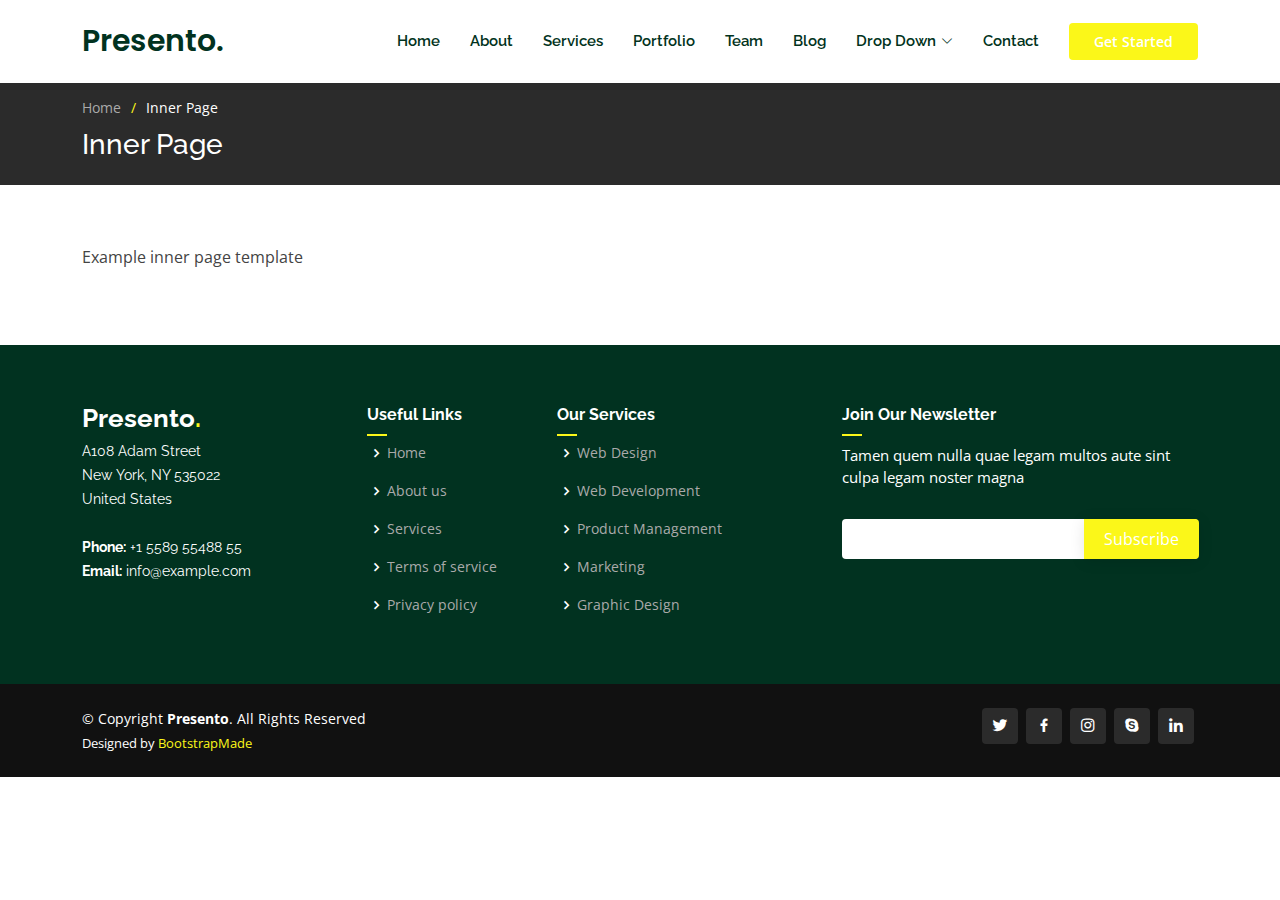
<file: inner-page.html>
<!DOCTYPE html>
<html lang="en">

<head>
  <meta charset="utf-8">
  <meta content="width=device-width, initial-scale=1.0" name="viewport">

  <title>Inner Page - Presento Bootstrap Template</title>
  <meta content="" name="description">
  <meta content="" name="keywords">

  <!-- Favicons -->
  <link href="assets/img/favicon.png" rel="icon">
  <link href="assets/img/apple-touch-icon.png" rel="apple-touch-icon">

  <!-- Google Fonts -->
  <link href="https://fonts.googleapis.com/css?family=Open+Sans:300,300i,400,400i,600,600i,700,700i|Raleway:300,300i,400,400i,500,500i,600,600i,700,700i|Poppins:300,300i,400,400i,500,500i,600,600i,700,700i" rel="stylesheet">

  <!-- Vendor CSS Files -->
  <link href="assets/vendor/aos/aos.css" rel="stylesheet">
  <link href="assets/vendor/bootstrap/css/bootstrap.min.css" rel="stylesheet">
  <link href="assets/vendor/bootstrap-icons/bootstrap-icons.css" rel="stylesheet">
  <link href="assets/vendor/boxicons/css/boxicons.min.css" rel="stylesheet">
  <link href="assets/vendor/glightbox/css/glightbox.min.css" rel="stylesheet">
  <link href="assets/vendor/remixicon/remixicon.css" rel="stylesheet">
  <link href="assets/vendor/swiper/swiper-bundle.min.css" rel="stylesheet">

  <!-- Template Main CSS File -->
  <link href="assets/css/style.css" rel="stylesheet">

  <!-- =======================================================
  * Template Name: Presento
  * Updated: Jan 29 2024 with Bootstrap v5.3.2
  * Template URL: https://bootstrapmade.com/presento-bootstrap-corporate-template/
  * Author: BootstrapMade.com
  * License: https://bootstrapmade.com/license/
  ======================================================== -->
</head>

<body>

  <!-- ======= Header ======= -->
  <header id="header" class="fixed-top d-flex align-items-center">
    <div class="container d-flex align-items-center">
      <h1 class="logo me-auto"><a href="index.html">Presento<span>.</span></a></h1>
      <!-- Uncomment below if you prefer to use an image logo -->
      <!-- <a href="index.html" class="logo me-auto"><img src="assets/img/logo.png" alt=""></a>-->

      <nav id="navbar" class="navbar order-last order-lg-0">
        <ul>
          <li><a class="nav-link scrollto " href="#hero">Home</a></li>
          <li><a class="nav-link scrollto" href="#about">About</a></li>
          <li><a class="nav-link scrollto" href="#services">Services</a></li>
          <li><a class="nav-link scrollto " href="#portfolio">Portfolio</a></li>
          <li><a class="nav-link scrollto" href="#team">Team</a></li>
          <li><a href="blog.html">Blog</a></li>
          <li class="dropdown"><a href="#"><span>Drop Down</span> <i class="bi bi-chevron-down"></i></a>
            <ul>
              <li><a href="#">Drop Down 1</a></li>
              <li class="dropdown"><a href="#"><span>Deep Drop Down</span> <i class="bi bi-chevron-right"></i></a>
                <ul>
                  <li><a href="#">Deep Drop Down 1</a></li>
                  <li><a href="#">Deep Drop Down 2</a></li>
                  <li><a href="#">Deep Drop Down 3</a></li>
                  <li><a href="#">Deep Drop Down 4</a></li>
                  <li><a href="#">Deep Drop Down 5</a></li>
                </ul>
              </li>
              <li><a href="#">Drop Down 2</a></li>
              <li><a href="#">Drop Down 3</a></li>
              <li><a href="#">Drop Down 4</a></li>
            </ul>
          </li>
          <li><a class="nav-link scrollto" href="#contact">Contact</a></li>
        </ul>
        <i class="bi bi-list mobile-nav-toggle"></i>
      </nav><!-- .navbar -->

      <a href="#about" class="get-started-btn scrollto">Get Started</a>
    </div>
  </header><!-- End Header -->

  <main id="main">

    <!-- ======= Breadcrumbs ======= -->
    <section class="breadcrumbs">
      <div class="container">

        <ol>
          <li><a href="index.html">Home</a></li>
          <li>Inner Page</li>
        </ol>
        <h2>Inner Page</h2>

      </div>
    </section><!-- End Breadcrumbs -->

    <section class="inner-page">
      <div class="container" data-aos="fade-up">
        <p>
          Example inner page template
        </p>
      </div>
    </section>

  </main><!-- End #main -->

  <!-- ======= Footer ======= -->
  <footer id="footer">

    <div class="footer-top">
      <div class="container">
        <div class="row">

          <div class="col-lg-3 col-md-6 footer-contact">
            <h3>Presento<span>.</span></h3>
            <p>
              A108 Adam Street <br>
              New York, NY 535022<br>
              United States <br><br>
              <strong>Phone:</strong> +1 5589 55488 55<br>
              <strong>Email:</strong> info@example.com<br>
            </p>
          </div>

          <div class="col-lg-2 col-md-6 footer-links">
            <h4>Useful Links</h4>
            <ul>
              <li><i class="bx bx-chevron-right"></i> <a href="#">Home</a></li>
              <li><i class="bx bx-chevron-right"></i> <a href="#">About us</a></li>
              <li><i class="bx bx-chevron-right"></i> <a href="#">Services</a></li>
              <li><i class="bx bx-chevron-right"></i> <a href="#">Terms of service</a></li>
              <li><i class="bx bx-chevron-right"></i> <a href="#">Privacy policy</a></li>
            </ul>
          </div>

          <div class="col-lg-3 col-md-6 footer-links">
            <h4>Our Services</h4>
            <ul>
              <li><i class="bx bx-chevron-right"></i> <a href="#">Web Design</a></li>
              <li><i class="bx bx-chevron-right"></i> <a href="#">Web Development</a></li>
              <li><i class="bx bx-chevron-right"></i> <a href="#">Product Management</a></li>
              <li><i class="bx bx-chevron-right"></i> <a href="#">Marketing</a></li>
              <li><i class="bx bx-chevron-right"></i> <a href="#">Graphic Design</a></li>
            </ul>
          </div>

          <div class="col-lg-4 col-md-6 footer-newsletter">
            <h4>Join Our Newsletter</h4>
            <p>Tamen quem nulla quae legam multos aute sint culpa legam noster magna</p>
            <form action="" method="post">
              <input type="email" name="email"><input type="submit" value="Subscribe">
            </form>
          </div>

        </div>
      </div>
    </div>

    <div class="container d-md-flex py-4">

      <div class="me-md-auto text-center text-md-start">
        <div class="copyright">
          &copy; Copyright <strong><span>Presento</span></strong>. All Rights Reserved
        </div>
        <div class="credits">
          <!-- All the links in the footer should remain intact. -->
          <!-- You can delete the links only if you purchased the pro version. -->
          <!-- Licensing information: https://bootstrapmade.com/license/ -->
          <!-- Purchase the pro version with working PHP/AJAX contact form: https://bootstrapmade.com/presento-bootstrap-corporate-template/ -->
          Designed by <a href="https://bootstrapmade.com/">BootstrapMade</a>
        </div>
      </div>
      <div class="social-links text-center text-md-end pt-3 pt-md-0">
        <a href="#" class="twitter"><i class="bx bxl-twitter"></i></a>
        <a href="#" class="facebook"><i class="bx bxl-facebook"></i></a>
        <a href="#" class="instagram"><i class="bx bxl-instagram"></i></a>
        <a href="#" class="google-plus"><i class="bx bxl-skype"></i></a>
        <a href="#" class="linkedin"><i class="bx bxl-linkedin"></i></a>
      </div>
    </div>
  </footer><!-- End Footer -->

  <a href="#" class="back-to-top d-flex align-items-center justify-content-center"><i class="bi bi-arrow-up-short"></i></a>

  <!-- Vendor JS Files -->
  <script src="assets/vendor/purecounter/purecounter_vanilla.js"></script>
  <script src="assets/vendor/aos/aos.js"></script>
  <script src="assets/vendor/bootstrap/js/bootstrap.bundle.min.js"></script>
  <script src="assets/vendor/glightbox/js/glightbox.min.js"></script>
  <script src="assets/vendor/isotope-layout/isotope.pkgd.min.js"></script>
  <script src="assets/vendor/swiper/swiper-bundle.min.js"></script>
  <script src="assets/vendor/php-email-form/validate.js"></script>

  <!-- Template Main JS File -->
  <script src="assets/js/main.js"></script>

</body>

</html>
</file>
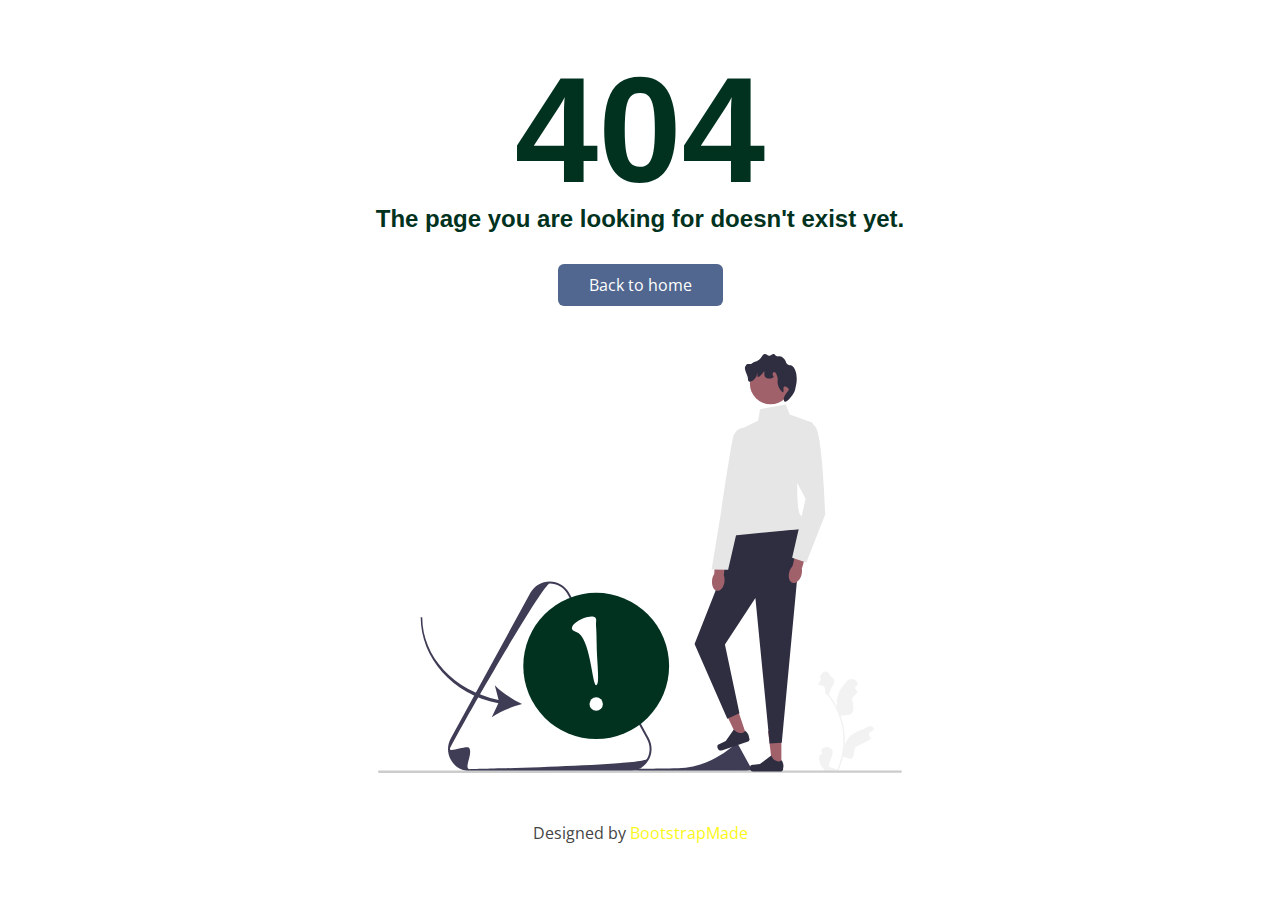
<file: pages-error-404.html>
<!DOCTYPE html>
<html lang="en">

<head>
  <meta charset="utf-8">
  <meta content="width=device-width, initial-scale=1.0" name="viewport">

  <title>Page Not Found 404 - SJNHS Alumni Website</title>
  <meta content="" name="description">
  <meta content="" name="keywords">

  <!-- Favicons -->
  <link href="assets/img/favicon.png" rel="icon">
  <link href="assets/img/apple-touch-icon.png" rel="apple-touch-icon">

  <!-- Google Fonts -->
  <link href="https://fonts.gstatic.com" rel="preconnect">
  <link href="https://fonts.googleapis.com/css?family=Open+Sans:300,300i,400,400i,600,600i,700,700i|Nunito:300,300i,400,400i,600,600i,700,700i|Poppins:300,300i,400,400i,500,500i,600,600i,700,700i" rel="stylesheet">

  <!-- Vendor CSS Files -->
  <link href="assets/vendor/bootstrap/css/bootstrap.min.css" rel="stylesheet">
  <link href="assets/vendor/bootstrap-icons/bootstrap-icons.css" rel="stylesheet">
  <link href="assets/vendor/boxicons/css/boxicons.min.css" rel="stylesheet">
  <link href="assets/vendor/quill/quill.snow.css" rel="stylesheet">
  <link href="assets/vendor/quill/quill.bubble.css" rel="stylesheet">
  <link href="assets/vendor/remixicon/remixicon.css" rel="stylesheet">
  <link href="assets/vendor/simple-datatables/style.css" rel="stylesheet">

  <!-- Template Main CSS File -->
  <link href="assets/css/style.css" rel="stylesheet">

  <!-- =======================================================
  * Template Name: NiceAdmin
  * Updated: Jan 29 2024 with Bootstrap v5.3.2
  * Template URL: https://bootstrapmade.com/nice-admin-bootstrap-admin-html-template/
  * Author: BootstrapMade.com
  * License: https://bootstrapmade.com/license/
  ======================================================== -->
</head>

<body>

  <main>
    <div class="container">

      <section class="section error-404 min-vh-100 d-flex flex-column align-items-center justify-content-center">
        <h1>404</h1>
        <h2>The page you are looking for doesn't exist yet.</h2>
        <a class="btn" href="index.php">Back to home</a>
        <img src="assets/img/undraw_warning_re_eoyh.svg" class="img-fluid py-5" alt="Page Not Found">
        <div class="credits">
          <!-- All the links in the footer should remain intact. -->
          <!-- You can delete the links only if you purchased the pro version. -->
          <!-- Licensing information: https://bootstrapmade.com/license/ -->
          <!-- Purchase the pro version with working PHP/AJAX contact form: https://bootstrapmade.com/nice-admin-bootstrap-admin-html-template/ -->
          Designed by <a href="https://bootstrapmade.com/">BootstrapMade</a>
        </div>
      </section>

    </div>
  </main><!-- End #main -->

  <a href="#" class="back-to-top d-flex align-items-center justify-content-center"><i class="bi bi-arrow-up-short"></i></a>

  <!-- Vendor JS Files -->
  <script src="assets/vendor/apexcharts/apexcharts.min.js"></script>
  <script src="assets/vendor/bootstrap/js/bootstrap.bundle.min.js"></script>
  <script src="assets/vendor/chart.js/chart.umd.js"></script>
  <script src="assets/vendor/echarts/echarts.min.js"></script>
  <script src="assets/vendor/quill/quill.min.js"></script>
  <script src="assets/vendor/simple-datatables/simple-datatables.js"></script>
  <script src="assets/vendor/tinymce/tinymce.min.js"></script>
  <script src="assets/vendor/php-email-form/validate.js"></script>

  <!-- Template Main JS File -->
  <script src="assets/js/main.js"></script>

</body>

</html>
</file>
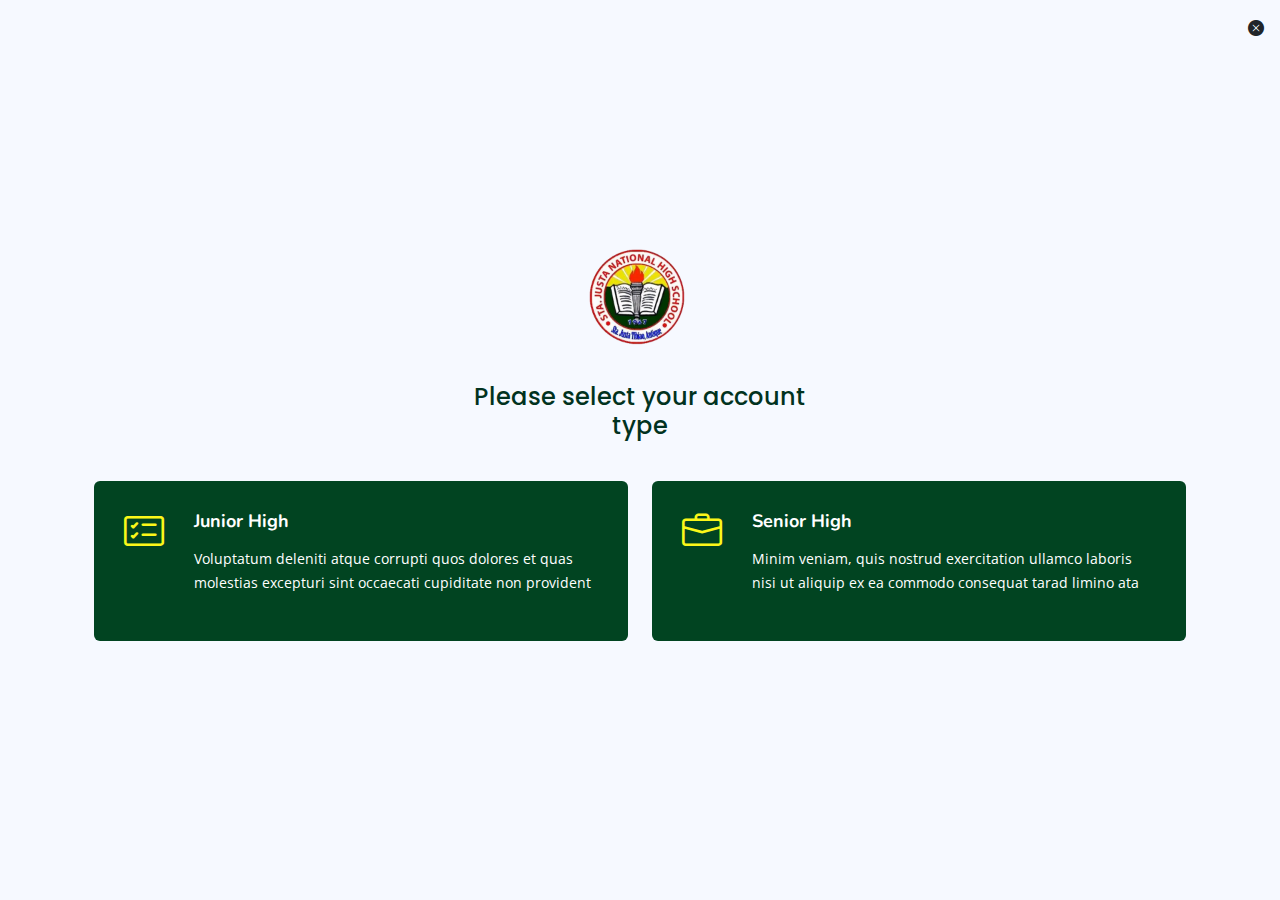
<file: select-user.html>
<!DOCTYPE html>
<html lang="en">

    <head>
        <meta charset="utf-8">
        <meta content="width=device-width, initial-scale=1.0" name="viewport">

        <title>Select User Type - SJNHS Alumni Website</title>
        <meta content name="description">
        <meta content name="keywords">

        <!-- Favicons -->
        <link href="assets/img/favicon.png" rel="icon">
        <link href="assets/img/apple-touch-icon.png" rel="apple-touch-icon">

        <!-- Google Fonts -->
        <link href="https://fonts.gstatic.com" rel="preconnect">
        <link
            href="https://fonts.googleapis.com/css?family=Open+Sans:300,300i,400,400i,600,600i,700,700i|Nunito:300,300i,400,400i,600,600i,700,700i|Poppins:300,300i,400,400i,500,500i,600,600i,700,700i"
            rel="stylesheet">

        <!-- Vendor CSS Files -->
        <link href="assets/vendor/bootstrap/css/bootstrap.min.css"
            rel="stylesheet">
        <link href="assets/vendor/bootstrap-icons/bootstrap-icons.css"
            rel="stylesheet">
        <link href="assets/vendor/boxicons/css/boxicons.min.css"
            rel="stylesheet">
        <link href="assets/vendor/quill/quill.snow.css" rel="stylesheet">
        <link href="assets/vendor/quill/quill.bubble.css" rel="stylesheet">
        <link href="assets/vendor/remixicon/remixicon.css" rel="stylesheet">
        <link href="assets/vendor/simple-datatables/style.css" rel="stylesheet">

        <!-- Template Main CSS File -->
        <link href="assets/css/style-login.css" rel="stylesheet">
    </head>

    <body>

        <main>
            <div class="container">

                <section id="alumni"
                    class="section register alumni min-vh-100 d-flex flex-column align-items-center justify-content-center py-0">
                    <div class="container">
                        <div class="row justify-content-center">
                            <div
                                class="col-lg-4 col-md-6 d-flex flex-column align-items-center justify-content-center">
                                <a href="\SJNHSAlumniSystem/index.php"
                                    class="text-dark m-3 position-absolute top-0 end-0"><i
                                        class="bi bi-x-circle-fill"></i></a>

                                <div class="d-flex justify-content-center py-2">
                                    <a href="index.php"
                                        class="logo d-flex align-items-center w-auto">
                                        <img src="assets/img/SJNHS-logo.png"
                                            alt>
                                    </a>
                                </div><!-- End Logo -->

                                <div class="pt-2 pb-4">
                                    <h5
                                        class="card-title text-center pb-3 fs-4 fw-medium"
                                        style="color: #013220;">Please select
                                        your account type
                                    </h5>
                                </div>

                            </div>
                        </div>

                        <div class="row">
                            <div class="col-md-6">
                                <a href="alumni-login.php?Type=JHS">
                                <div class="icon-box">
                                    <i class="bi bi-card-checklist"></i>
                                    <h4>Junior High</h4>
                                    <p class="text-white">Voluptatum deleniti atque
                                        corrupti quos dolores et quas
                                        molestias excepturi sint
                                        occaecati cupiditate non
                                        provident</p>
                                </div>
                                </a>
                            </div>
                            <div class="col-md-6 mt-4 mt-md-0">
                                <a href="alumni-login.php?Type=SHS">
                                <div class="icon-box">
                                    <i class="bi bi-briefcase"></i>
                                    <h4>Senior High</h4>
                                    <p class="text-white">Minim veniam, quis nostrud
                                        exercitation ullamco laboris
                                        nisi ut aliquip ex ea commodo
                                        consequat tarad limino ata</p>
                                </div>
                                </a>
                            </div>
                        </div>
                    </div>

                </section>

            </div>
        </main><!-- End #main -->

        <a href="#"
            class="back-to-top d-flex align-items-center justify-content-center"><i
                class="bi bi-arrow-up-short"></i></a>

        <!-- Vendor JS Files -->
        <script src="assets/vendor/apexcharts/apexcharts.min.js"></script>
        <script
            src="assets/vendor/bootstrap/js/bootstrap.bundle.min.js"></script>
        <script src="assets/vendor/chart.js/chart.umd.js"></script>
        <script src="assets/vendor/echarts/echarts.min.js"></script>
        <script src="assets/vendor/quill/quill.min.js"></script>
        <script
            src="assets/vendor/simple-datatables/simple-datatables.js"></script>
        <script src="assets/vendor/tinymce/tinymce.min.js"></script>
        <script src="assets/vendor/php-email-form/validate.js"></script>

        <!-- Template Main JS File -->
        <script src="assets/js/main-login.js"></script>

    </body>

</html>
</file>
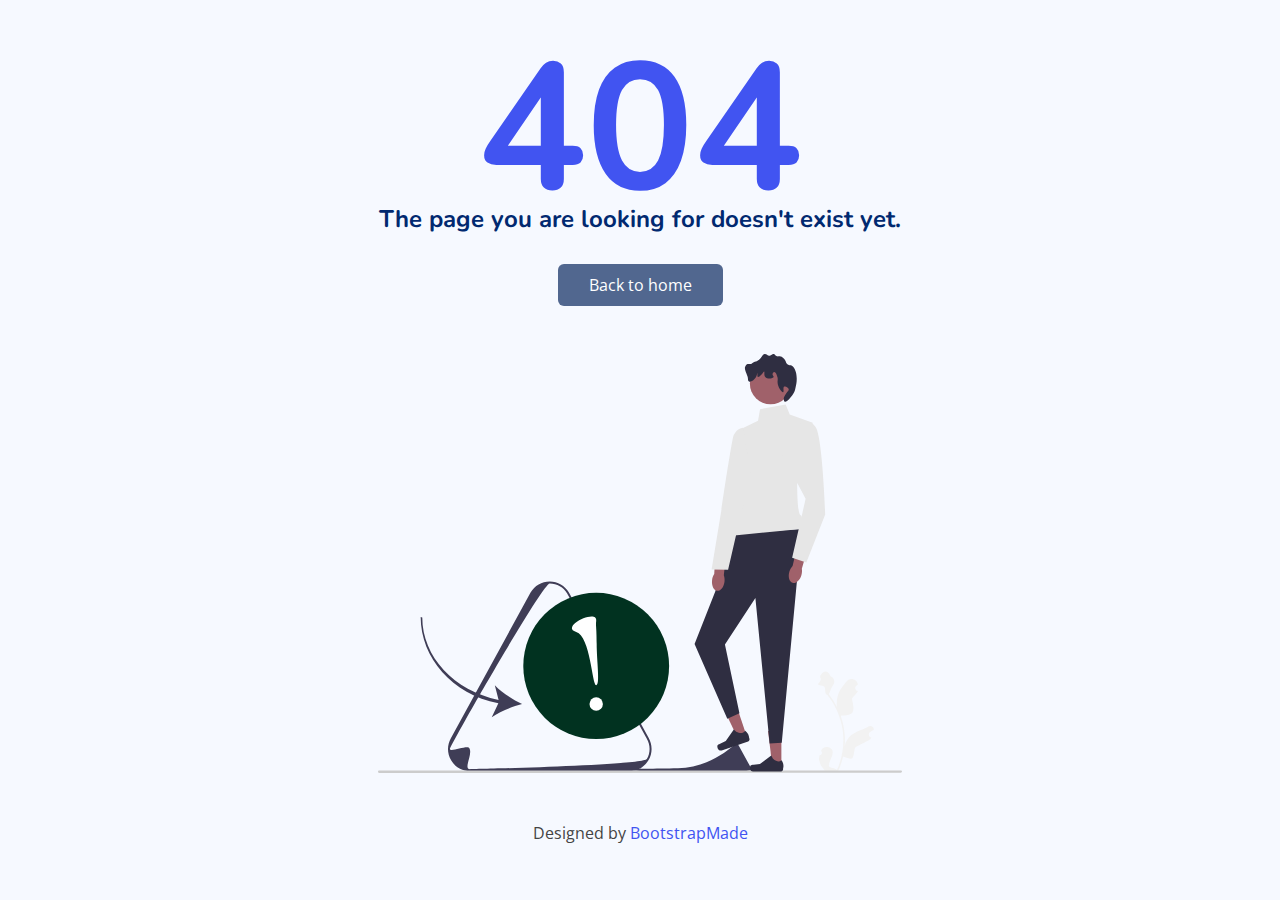
<file: admin/pages-error-404.html>
<!DOCTYPE html>
<html lang="en">

<head>
  <meta charset="utf-8">
  <meta content="width=device-width, initial-scale=1.0" name="viewport">

  <title>Page Not Found 404 - SJNHS Alumni Website</title>
  <meta content="" name="description">
  <meta content="" name="keywords">

  <!-- Favicons -->
  <link href="assets/img/favicon.png" rel="icon">
  <link href="assets/img/apple-touch-icon.png" rel="apple-touch-icon">

  <!-- Google Fonts -->
  <link href="https://fonts.gstatic.com" rel="preconnect">
  <link href="https://fonts.googleapis.com/css?family=Open+Sans:300,300i,400,400i,600,600i,700,700i|Nunito:300,300i,400,400i,600,600i,700,700i|Poppins:300,300i,400,400i,500,500i,600,600i,700,700i" rel="stylesheet">

  <!-- Vendor CSS Files -->
  <link href="assets/vendor/bootstrap/css/bootstrap.min.css" rel="stylesheet">
  <link href="assets/vendor/bootstrap-icons/bootstrap-icons.css" rel="stylesheet">
  <link href="assets/vendor/boxicons/css/boxicons.min.css" rel="stylesheet">
  <link href="assets/vendor/quill/quill.snow.css" rel="stylesheet">
  <link href="assets/vendor/quill/quill.bubble.css" rel="stylesheet">
  <link href="assets/vendor/remixicon/remixicon.css" rel="stylesheet">
  <link href="assets/vendor/simple-datatables/style.css" rel="stylesheet">

  <!-- Template Main CSS File -->
  <link href="assets/css/style.css" rel="stylesheet">

  <!-- =======================================================
  * Template Name: NiceAdmin
  * Updated: Jan 29 2024 with Bootstrap v5.3.2
  * Template URL: https://bootstrapmade.com/nice-admin-bootstrap-admin-html-template/
  * Author: BootstrapMade.com
  * License: https://bootstrapmade.com/license/
  ======================================================== -->
</head>

<body>

  <main>
    <div class="container">

      <section class="section error-404 min-vh-100 d-flex flex-column align-items-center justify-content-center">
        <h1>404</h1>
        <h2>The page you are looking for doesn't exist yet.</h2>
        <a class="btn" href="javascript:history.back()">Back to home</a>
        <img src="assets/img/undraw_warning_re_eoyh.svg" class="img-fluid py-5" alt="Page Not Found">
        <div class="credits">
          <!-- All the links in the footer should remain intact. -->
          <!-- You can delete the links only if you purchased the pro version. -->
          <!-- Licensing information: https://bootstrapmade.com/license/ -->
          <!-- Purchase the pro version with working PHP/AJAX contact form: https://bootstrapmade.com/nice-admin-bootstrap-admin-html-template/ -->
          Designed by <a href="https://bootstrapmade.com/">BootstrapMade</a>
        </div>
      </section>

    </div>
  </main><!-- End #main -->

  <a href="#" class="back-to-top d-flex align-items-center justify-content-center"><i class="bi bi-arrow-up-short"></i></a>

  <!-- Vendor JS Files -->
  <script src="assets/vendor/apexcharts/apexcharts.min.js"></script>
  <script src="assets/vendor/bootstrap/js/bootstrap.bundle.min.js"></script>
  <script src="assets/vendor/chart.js/chart.umd.js"></script>
  <script src="assets/vendor/echarts/echarts.min.js"></script>
  <script src="assets/vendor/quill/quill.min.js"></script>
  <script src="assets/vendor/simple-datatables/simple-datatables.js"></script>
  <script src="assets/vendor/tinymce/tinymce.min.js"></script>
  <script src="assets/vendor/php-email-form/validate.js"></script>

  <!-- Template Main JS File -->
  <script src="assets/js/main.js"></script>

</body>

</html>
</file>
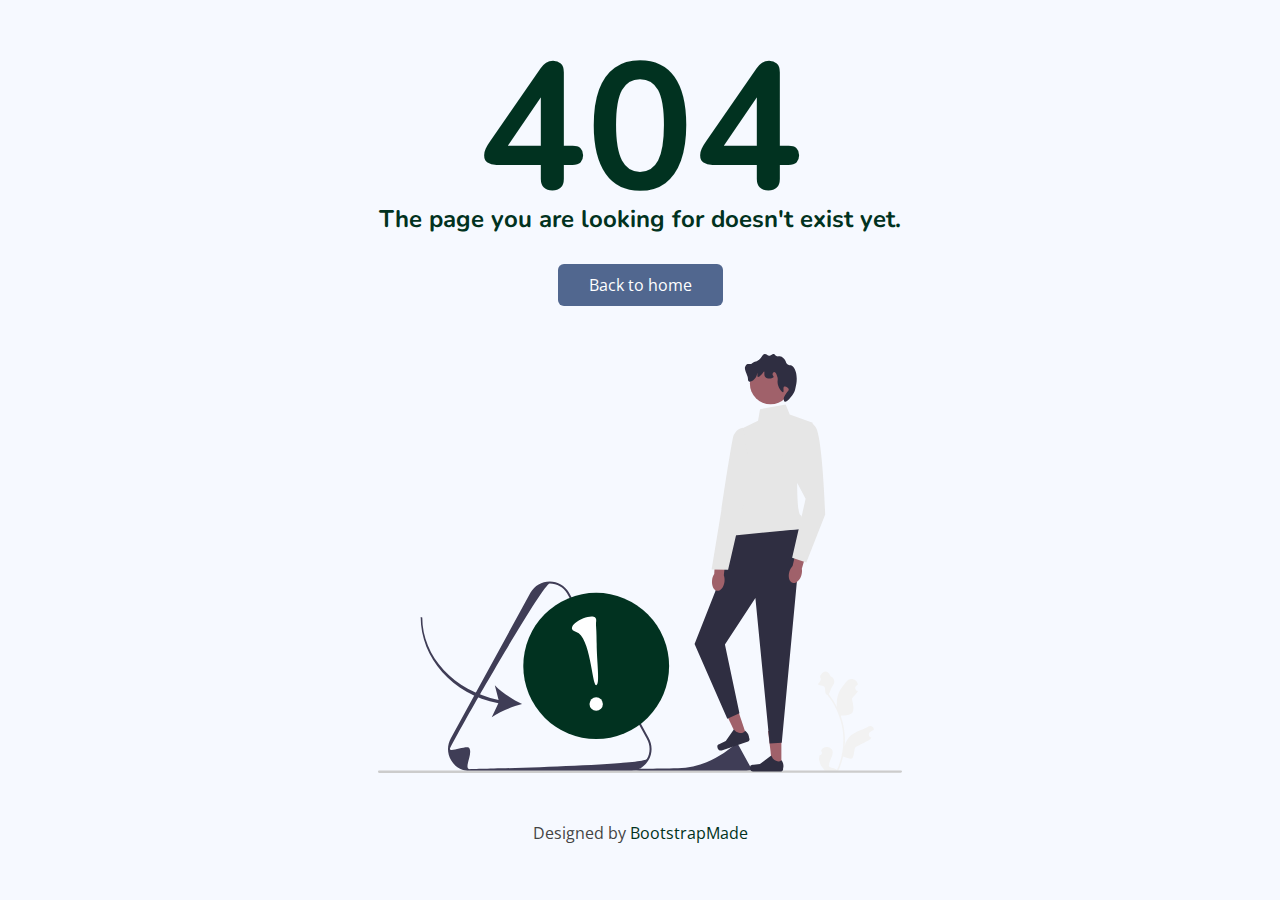
<file: alumni/pages-error-404.html>
<!DOCTYPE html>
<html lang="en">

<head>
  <meta charset="utf-8">
  <meta content="width=device-width, initial-scale=1.0" name="viewport">

  <title>Page Not Found 404 - SJNHS Alumni Website</title>
  <meta content="" name="description">
  <meta content="" name="keywords">

  <!-- Favicons -->
  <link href="assets/img/favicon.png" rel="icon">
  <link href="assets/img/apple-touch-icon.png" rel="apple-touch-icon">

  <!-- Google Fonts -->
  <link href="https://fonts.gstatic.com" rel="preconnect">
  <link href="https://fonts.googleapis.com/css?family=Open+Sans:300,300i,400,400i,600,600i,700,700i|Nunito:300,300i,400,400i,600,600i,700,700i|Poppins:300,300i,400,400i,500,500i,600,600i,700,700i" rel="stylesheet">

  <!-- Vendor CSS Files -->
  <link href="assets/vendor/bootstrap/css/bootstrap.min.css" rel="stylesheet">
  <link href="assets/vendor/bootstrap-icons/bootstrap-icons.css" rel="stylesheet">
  <link href="assets/vendor/boxicons/css/boxicons.min.css" rel="stylesheet">
  <link href="assets/vendor/quill/quill.snow.css" rel="stylesheet">
  <link href="assets/vendor/quill/quill.bubble.css" rel="stylesheet">
  <link href="assets/vendor/remixicon/remixicon.css" rel="stylesheet">
  <link href="assets/vendor/simple-datatables/style.css" rel="stylesheet">

  <!-- Template Main CSS File -->
  <link href="assets/css/style.css" rel="stylesheet">

</head>

<body>

  <main>
    <div class="container">

      <section class="section error-404 min-vh-100 d-flex flex-column align-items-center justify-content-center">
        <h1>404</h1>
        <h2>The page you are looking for doesn't exist yet.</h2>
        <a class="btn" href="javascript:history.back()">Back to home</a>
        <img src="assets/img/undraw_warning_re_eoyh.svg" class="img-fluid py-5" alt="Page Not Found">
        <div class="credits">
          Designed by <a href="https://bootstrapmade.com/">BootstrapMade</a>
        </div>
      </section>

    </div>
  </main><!-- End #main -->

  <a href="#" class="back-to-top d-flex align-items-center justify-content-center"><i class="bi bi-arrow-up-short"></i></a>

  <!-- Vendor JS Files -->
  <script src="assets/vendor/apexcharts/apexcharts.min.js"></script>
  <script src="assets/vendor/bootstrap/js/bootstrap.bundle.min.js"></script>
  <script src="assets/vendor/chart.js/chart.umd.js"></script>
  <script src="assets/vendor/echarts/echarts.min.js"></script>
  <script src="assets/vendor/quill/quill.min.js"></script>
  <script src="assets/vendor/simple-datatables/simple-datatables.js"></script>
  <script src="assets/vendor/tinymce/tinymce.min.js"></script>
  <script src="assets/vendor/php-email-form/validate.js"></script>

  <!-- Template Main JS File -->
  <script src="assets/js/main.js"></script>

</body>

</html>
</file>
<file: assets/vendor/quill/quill.snow.css>
/*!
 * Quill Editor v1.3.7
 * https://quilljs.com/
 * Copyright (c) 2014, Jason Chen
 * Copyright (c) 2013, salesforce.com
 */
.ql-container {
  box-sizing: border-box;
  font-family: Helvetica, Arial, sans-serif;
  font-size: 13px;
  height: 100%;
  margin: 0px;
  position: relative;
}
.ql-container.ql-disabled .ql-tooltip {
  visibility: hidden;
}
.ql-container.ql-disabled .ql-editor ul[data-checked] > li::before {
  pointer-events: none;
}
.ql-clipboard {
  left: -100000px;
  height: 1px;
  overflow-y: hidden;
  position: absolute;
  top: 50%;
}
.ql-clipboard p {
  margin: 0;
  padding: 0;
}
.ql-editor {
  box-sizing: border-box;
  line-height: 1.42;
  height: 100%;
  outline: none;
  overflow-y: auto;
  padding: 12px 15px;
  tab-size: 4;
  -moz-tab-size: 4;
  text-align: left;
  white-space: pre-wrap;
  word-wrap: break-word;
}
.ql-editor > * {
  cursor: text;
}
.ql-editor p,
.ql-editor ol,
.ql-editor ul,
.ql-editor pre,
.ql-editor blockquote,
.ql-editor h1,
.ql-editor h2,
.ql-editor h3,
.ql-editor h4,
.ql-editor h5,
.ql-editor h6 {
  margin: 0;
  padding: 0;
  counter-reset: list-1 list-2 list-3 list-4 list-5 list-6 list-7 list-8 list-9;
}
.ql-editor ol,
.ql-editor ul {
  padding-left: 1.5em;
}
.ql-editor ol > li,
.ql-editor ul > li {
  list-style-type: none;
}
.ql-editor ul > li::before {
  content: '\2022';
}
.ql-editor ul[data-checked=true],
.ql-editor ul[data-checked=false] {
  pointer-events: none;
}
.ql-editor ul[data-checked=true] > li *,
.ql-editor ul[data-checked=false] > li * {
  pointer-events: all;
}
.ql-editor ul[data-checked=true] > li::before,
.ql-editor ul[data-checked=false] > li::before {
  color: #777;
  cursor: pointer;
  pointer-events: all;
}
.ql-editor ul[data-checked=true] > li::before {
  content: '\2611';
}
.ql-editor ul[data-checked=false] > li::before {
  content: '\2610';
}
.ql-editor li::before {
  display: inline-block;
  white-space: nowrap;
  width: 1.2em;
}
.ql-editor li:not(.ql-direction-rtl)::before {
  margin-left: -1.5em;
  margin-right: 0.3em;
  text-align: right;
}
.ql-editor li.ql-direction-rtl::before {
  margin-left: 0.3em;
  margin-right: -1.5em;
}
.ql-editor ol li:not(.ql-direction-rtl),
.ql-editor ul li:not(.ql-direction-rtl) {
  padding-left: 1.5em;
}
.ql-editor ol li.ql-direction-rtl,
.ql-editor ul li.ql-direction-rtl {
  padding-right: 1.5em;
}
.ql-editor ol li {
  counter-reset: list-1 list-2 list-3 list-4 list-5 list-6 list-7 list-8 list-9;
  counter-increment: list-0;
}
.ql-editor ol li:before {
  content: counter(list-0, decimal) '. ';
}
.ql-editor ol li.ql-indent-1 {
  counter-increment: list-1;
}
.ql-editor ol li.ql-indent-1:before {
  content: counter(list-1, lower-alpha) '. ';
}
.ql-editor ol li.ql-indent-1 {
  counter-reset: list-2 list-3 list-4 list-5 list-6 list-7 list-8 list-9;
}
.ql-editor ol li.ql-indent-2 {
  counter-increment: list-2;
}
.ql-editor ol li.ql-indent-2:before {
  content: counter(list-2, lower-roman) '. ';
}
.ql-editor ol li.ql-indent-2 {
  counter-reset: list-3 list-4 list-5 list-6 list-7 list-8 list-9;
}
.ql-editor ol li.ql-indent-3 {
  counter-increment: list-3;
}
.ql-editor ol li.ql-indent-3:before {
  content: counter(list-3, decimal) '. ';
}
.ql-editor ol li.ql-indent-3 {
  counter-reset: list-4 list-5 list-6 list-7 list-8 list-9;
}
.ql-editor ol li.ql-indent-4 {
  counter-increment: list-4;
}
.ql-editor ol li.ql-indent-4:before {
  content: counter(list-4, lower-alpha) '. ';
}
.ql-editor ol li.ql-indent-4 {
  counter-reset: list-5 list-6 list-7 list-8 list-9;
}
.ql-editor ol li.ql-indent-5 {
  counter-increment: list-5;
}
.ql-editor ol li.ql-indent-5:before {
  content: counter(list-5, lower-roman) '. ';
}
.ql-editor ol li.ql-indent-5 {
  counter-reset: list-6 list-7 list-8 list-9;
}
.ql-editor ol li.ql-indent-6 {
  counter-increment: list-6;
}
.ql-editor ol li.ql-indent-6:before {
  content: counter(list-6, decimal) '. ';
}
.ql-editor ol li.ql-indent-6 {
  counter-reset: list-7 list-8 list-9;
}
.ql-editor ol li.ql-indent-7 {
  counter-increment: list-7;
}
.ql-editor ol li.ql-indent-7:before {
  content: counter(list-7, lower-alpha) '. ';
}
.ql-editor ol li.ql-indent-7 {
  counter-reset: list-8 list-9;
}
.ql-editor ol li.ql-indent-8 {
  counter-increment: list-8;
}
.ql-editor ol li.ql-indent-8:before {
  content: counter(list-8, lower-roman) '. ';
}
.ql-editor ol li.ql-indent-8 {
  counter-reset: list-9;
}
.ql-editor ol li.ql-indent-9 {
  counter-increment: list-9;
}
.ql-editor ol li.ql-indent-9:before {
  content: counter(list-9, decimal) '. ';
}
.ql-editor .ql-indent-1:not(.ql-direction-rtl) {
  padding-left: 3em;
}
.ql-editor li.ql-indent-1:not(.ql-direction-rtl) {
  padding-left: 4.5em;
}
.ql-editor .ql-indent-1.ql-direction-rtl.ql-align-right {
  padding-right: 3em;
}
.ql-editor li.ql-indent-1.ql-direction-rtl.ql-align-right {
  padding-right: 4.5em;
}
.ql-editor .ql-indent-2:not(.ql-direction-rtl) {
  padding-left: 6em;
}
.ql-editor li.ql-indent-2:not(.ql-direction-rtl) {
  padding-left: 7.5em;
}
.ql-editor .ql-indent-2.ql-direction-rtl.ql-align-right {
  padding-right: 6em;
}
.ql-editor li.ql-indent-2.ql-direction-rtl.ql-align-right {
  padding-right: 7.5em;
}
.ql-editor .ql-indent-3:not(.ql-direction-rtl) {
  padding-left: 9em;
}
.ql-editor li.ql-indent-3:not(.ql-direction-rtl) {
  padding-left: 10.5em;
}
.ql-editor .ql-indent-3.ql-direction-rtl.ql-align-right {
  padding-right: 9em;
}
.ql-editor li.ql-indent-3.ql-direction-rtl.ql-align-right {
  padding-right: 10.5em;
}
.ql-editor .ql-indent-4:not(.ql-direction-rtl) {
  padding-left: 12em;
}
.ql-editor li.ql-indent-4:not(.ql-direction-rtl) {
  padding-left: 13.5em;
}
.ql-editor .ql-indent-4.ql-direction-rtl.ql-align-right {
  padding-right: 12em;
}
.ql-editor li.ql-indent-4.ql-direction-rtl.ql-align-right {
  padding-right: 13.5em;
}
.ql-editor .ql-indent-5:not(.ql-direction-rtl) {
  padding-left: 15em;
}
.ql-editor li.ql-indent-5:not(.ql-direction-rtl) {
  padding-left: 16.5em;
}
.ql-editor .ql-indent-5.ql-direction-rtl.ql-align-right {
  padding-right: 15em;
}
.ql-editor li.ql-indent-5.ql-direction-rtl.ql-align-right {
  padding-right: 16.5em;
}
.ql-editor .ql-indent-6:not(.ql-direction-rtl) {
  padding-left: 18em;
}
.ql-editor li.ql-indent-6:not(.ql-direction-rtl) {
  padding-left: 19.5em;
}
.ql-editor .ql-indent-6.ql-direction-rtl.ql-align-right {
  padding-right: 18em;
}
.ql-editor li.ql-indent-6.ql-direction-rtl.ql-align-right {
  padding-right: 19.5em;
}
.ql-editor .ql-indent-7:not(.ql-direction-rtl) {
  padding-left: 21em;
}
.ql-editor li.ql-indent-7:not(.ql-direction-rtl) {
  padding-left: 22.5em;
}
.ql-editor .ql-indent-7.ql-direction-rtl.ql-align-right {
  padding-right: 21em;
}
.ql-editor li.ql-indent-7.ql-direction-rtl.ql-align-right {
  padding-right: 22.5em;
}
.ql-editor .ql-indent-8:not(.ql-direction-rtl) {
  padding-left: 24em;
}
.ql-editor li.ql-indent-8:not(.ql-direction-rtl) {
  padding-left: 25.5em;
}
.ql-editor .ql-indent-8.ql-direction-rtl.ql-align-right {
  padding-right: 24em;
}
.ql-editor li.ql-indent-8.ql-direction-rtl.ql-align-right {
  padding-right: 25.5em;
}
.ql-editor .ql-indent-9:not(.ql-direction-rtl) {
  padding-left: 27em;
}
.ql-editor li.ql-indent-9:not(.ql-direction-rtl) {
  padding-left: 28.5em;
}
.ql-editor .ql-indent-9.ql-direction-rtl.ql-align-right {
  padding-right: 27em;
}
.ql-editor li.ql-indent-9.ql-direction-rtl.ql-align-right {
  padding-right: 28.5em;
}
.ql-editor .ql-video {
  display: block;
  max-width: 100%;
}
.ql-editor .ql-video.ql-align-center {
  margin: 0 auto;
}
.ql-editor .ql-video.ql-align-right {
  margin: 0 0 0 auto;
}
.ql-editor .ql-bg-black {
  background-color: #000;
}
.ql-editor .ql-bg-red {
  background-color: #e60000;
}
.ql-editor .ql-bg-orange {
  background-color: #f90;
}
.ql-editor .ql-bg-yellow {
  background-color: #ff0;
}
.ql-editor .ql-bg-green {
  background-color: #008a00;
}
.ql-editor .ql-bg-blue {
  background-color: #06c;
}
.ql-editor .ql-bg-purple {
  background-color: #93f;
}
.ql-editor .ql-color-white {
  color: #fff;
}
.ql-editor .ql-color-red {
  color: #e60000;
}
.ql-editor .ql-color-orange {
  color: #f90;
}
.ql-editor .ql-color-yellow {
  color: #ff0;
}
.ql-editor .ql-color-green {
  color: #008a00;
}
.ql-editor .ql-color-blue {
  color: #06c;
}
.ql-editor .ql-color-purple {
  color: #93f;
}
.ql-editor .ql-font-serif {
  font-family: Georgia, Times New Roman, serif;
}
.ql-editor .ql-font-monospace {
  font-family: Monaco, Courier New, monospace;
}
.ql-editor .ql-size-small {
  font-size: 0.75em;
}
.ql-editor .ql-size-large {
  font-size: 1.5em;
}
.ql-editor .ql-size-huge {
  font-size: 2.5em;
}
.ql-editor .ql-direction-rtl {
  direction: rtl;
  text-align: inherit;
}
.ql-editor .ql-align-center {
  text-align: center;
}
.ql-editor .ql-align-justify {
  text-align: justify;
}
.ql-editor .ql-align-right {
  text-align: right;
}
.ql-editor.ql-blank::before {
  color: rgba(0,0,0,0.6);
  content: attr(data-placeholder);
  font-style: italic;
  left: 15px;
  pointer-events: none;
  position: absolute;
  right: 15px;
}
.ql-snow.ql-toolbar:after,
.ql-snow .ql-toolbar:after {
  clear: both;
  content: '';
  display: table;
}
.ql-snow.ql-toolbar button,
.ql-snow .ql-toolbar button {
  background: none;
  border: none;
  cursor: pointer;
  display: inline-block;
  float: left;
  height: 24px;
  padding: 3px 5px;
  width: 28px;
}
.ql-snow.ql-toolbar button svg,
.ql-snow .ql-toolbar button svg {
  float: left;
  height: 100%;
}
.ql-snow.ql-toolbar button:active:hover,
.ql-snow .ql-toolbar button:active:hover {
  outline: none;
}
.ql-snow.ql-toolbar input.ql-image[type=file],
.ql-snow .ql-toolbar input.ql-image[type=file] {
  display: none;
}
.ql-snow.ql-toolbar button:hover,
.ql-snow .ql-toolbar button:hover,
.ql-snow.ql-toolbar button:focus,
.ql-snow .ql-toolbar button:focus,
.ql-snow.ql-toolbar button.ql-active,
.ql-snow .ql-toolbar button.ql-active,
.ql-snow.ql-toolbar .ql-picker-label:hover,
.ql-snow .ql-toolbar .ql-picker-label:hover,
.ql-snow.ql-toolbar .ql-picker-label.ql-active,
.ql-snow .ql-toolbar .ql-picker-label.ql-active,
.ql-snow.ql-toolbar .ql-picker-item:hover,
.ql-snow .ql-toolbar .ql-picker-item:hover,
.ql-snow.ql-toolbar .ql-picker-item.ql-selected,
.ql-snow .ql-toolbar .ql-picker-item.ql-selected {
  color: #06c;
}
.ql-snow.ql-toolbar button:hover .ql-fill,
.ql-snow .ql-toolbar button:hover .ql-fill,
.ql-snow.ql-toolbar button:focus .ql-fill,
.ql-snow .ql-toolbar button:focus .ql-fill,
.ql-snow.ql-toolbar button.ql-active .ql-fill,
.ql-snow .ql-toolbar button.ql-active .ql-fill,
.ql-snow.ql-toolbar .ql-picker-label:hover .ql-fill,
.ql-snow .ql-toolbar .ql-picker-label:hover .ql-fill,
.ql-snow.ql-toolbar .ql-picker-label.ql-active .ql-fill,
.ql-snow .ql-toolbar .ql-picker-label.ql-active .ql-fill,
.ql-snow.ql-toolbar .ql-picker-item:hover .ql-fill,
.ql-snow .ql-toolbar .ql-picker-item:hover .ql-fill,
.ql-snow.ql-toolbar .ql-picker-item.ql-selected .ql-fill,
.ql-snow .ql-toolbar .ql-picker-item.ql-selected .ql-fill,
.ql-snow.ql-toolbar button:hover .ql-stroke.ql-fill,
.ql-snow .ql-toolbar button:hover .ql-stroke.ql-fill,
.ql-snow.ql-toolbar button:focus .ql-stroke.ql-fill,
.ql-snow .ql-toolbar button:focus .ql-stroke.ql-fill,
.ql-snow.ql-toolbar button.ql-active .ql-stroke.ql-fill,
.ql-snow .ql-toolbar button.ql-active .ql-stroke.ql-fill,
.ql-snow.ql-toolbar .ql-picker-label:hover .ql-stroke.ql-fill,
.ql-snow .ql-toolbar .ql-picker-label:hover .ql-stroke.ql-fill,
.ql-snow.ql-toolbar .ql-picker-label.ql-active .ql-stroke.ql-fill,
.ql-snow .ql-toolbar .ql-picker-label.ql-active .ql-stroke.ql-fill,
.ql-snow.ql-toolbar .ql-picker-item:hover .ql-stroke.ql-fill,
.ql-snow .ql-toolbar .ql-picker-item:hover .ql-stroke.ql-fill,
.ql-snow.ql-toolbar .ql-picker-item.ql-selected .ql-stroke.ql-fill,
.ql-snow .ql-toolbar .ql-picker-item.ql-selected .ql-stroke.ql-fill {
  fill: #06c;
}
.ql-snow.ql-toolbar button:hover .ql-stroke,
.ql-snow .ql-toolbar button:hover .ql-stroke,
.ql-snow.ql-toolbar button:focus .ql-stroke,
.ql-snow .ql-toolbar button:focus .ql-stroke,
.ql-snow.ql-toolbar button.ql-active .ql-stroke,
.ql-snow .ql-toolbar button.ql-active .ql-stroke,
.ql-snow.ql-toolbar .ql-picker-label:hover .ql-stroke,
.ql-snow .ql-toolbar .ql-picker-label:hover .ql-stroke,
.ql-snow.ql-toolbar .ql-picker-label.ql-active .ql-stroke,
.ql-snow .ql-toolbar .ql-picker-label.ql-active .ql-stroke,
.ql-snow.ql-toolbar .ql-picker-item:hover .ql-stroke,
.ql-snow .ql-toolbar .ql-picker-item:hover .ql-stroke,
.ql-snow.ql-toolbar .ql-picker-item.ql-selected .ql-stroke,
.ql-snow .ql-toolbar .ql-picker-item.ql-selected .ql-stroke,
.ql-snow.ql-toolbar button:hover .ql-stroke-miter,
.ql-snow .ql-toolbar button:hover .ql-stroke-miter,
.ql-snow.ql-toolbar button:focus .ql-stroke-miter,
.ql-snow .ql-toolbar button:focus .ql-stroke-miter,
.ql-snow.ql-toolbar button.ql-active .ql-stroke-miter,
.ql-snow .ql-toolbar button.ql-active .ql-stroke-miter,
.ql-snow.ql-toolbar .ql-picker-label:hover .ql-stroke-miter,
.ql-snow .ql-toolbar .ql-picker-label:hover .ql-stroke-miter,
.ql-snow.ql-toolbar .ql-picker-label.ql-active .ql-stroke-miter,
.ql-snow .ql-toolbar .ql-picker-label.ql-active .ql-stroke-miter,
.ql-snow.ql-toolbar .ql-picker-item:hover .ql-stroke-miter,
.ql-snow .ql-toolbar .ql-picker-item:hover .ql-stroke-miter,
.ql-snow.ql-toolbar .ql-picker-item.ql-selected .ql-stroke-miter,
.ql-snow .ql-toolbar .ql-picker-item.ql-selected .ql-stroke-miter {
  stroke: #06c;
}
@media (pointer: coarse) {
  .ql-snow.ql-toolbar button:hover:not(.ql-active),
  .ql-snow .ql-toolbar button:hover:not(.ql-active) {
    color: #444;
  }
  .ql-snow.ql-toolbar button:hover:not(.ql-active) .ql-fill,
  .ql-snow .ql-toolbar button:hover:not(.ql-active) .ql-fill,
  .ql-snow.ql-toolbar button:hover:not(.ql-active) .ql-stroke.ql-fill,
  .ql-snow .ql-toolbar button:hover:not(.ql-active) .ql-stroke.ql-fill {
    fill: #444;
  }
  .ql-snow.ql-toolbar button:hover:not(.ql-active) .ql-stroke,
  .ql-snow .ql-toolbar button:hover:not(.ql-active) .ql-stroke,
  .ql-snow.ql-toolbar button:hover:not(.ql-active) .ql-stroke-miter,
  .ql-snow .ql-toolbar button:hover:not(.ql-active) .ql-stroke-miter {
    stroke: #444;
  }
}
.ql-snow {
  box-sizing: border-box;
}
.ql-snow * {
  box-sizing: border-box;
}
.ql-snow .ql-hidden {
  display: none;
}
.ql-snow .ql-out-bottom,
.ql-snow .ql-out-top {
  visibility: hidden;
}
.ql-snow .ql-tooltip {
  position: absolute;
  transform: translateY(10px);
}
.ql-snow .ql-tooltip a {
  cursor: pointer;
  text-decoration: none;
}
.ql-snow .ql-tooltip.ql-flip {
  transform: translateY(-10px);
}
.ql-snow .ql-formats {
  display: inline-block;
  vertical-align: middle;
}
.ql-snow .ql-formats:after {
  clear: both;
  content: '';
  display: table;
}
.ql-snow .ql-stroke {
  fill: none;
  stroke: #444;
  stroke-linecap: round;
  stroke-linejoin: round;
  stroke-width: 2;
}
.ql-snow .ql-stroke-miter {
  fill: none;
  stroke: #444;
  stroke-miterlimit: 10;
  stroke-width: 2;
}
.ql-snow .ql-fill,
.ql-snow .ql-stroke.ql-fill {
  fill: #444;
}
.ql-snow .ql-empty {
  fill: none;
}
.ql-snow .ql-even {
  fill-rule: evenodd;
}
.ql-snow .ql-thin,
.ql-snow .ql-stroke.ql-thin {
  stroke-width: 1;
}
.ql-snow .ql-transparent {
  opacity: 0.4;
}
.ql-snow .ql-direction svg:last-child {
  display: none;
}
.ql-snow .ql-direction.ql-active svg:last-child {
  display: inline;
}
.ql-snow .ql-direction.ql-active svg:first-child {
  display: none;
}
.ql-snow .ql-editor h1 {
  font-size: 2em;
}
.ql-snow .ql-editor h2 {
  font-size: 1.5em;
}
.ql-snow .ql-editor h3 {
  font-size: 1.17em;
}
.ql-snow .ql-editor h4 {
  font-size: 1em;
}
.ql-snow .ql-editor h5 {
  font-size: 0.83em;
}
.ql-snow .ql-editor h6 {
  font-size: 0.67em;
}
.ql-snow .ql-editor a {
  text-decoration: underline;
}
.ql-snow .ql-editor blockquote {
  border-left: 4px solid #ccc;
  margin-bottom: 5px;
  margin-top: 5px;
  padding-left: 16px;
}
.ql-snow .ql-editor code,
.ql-snow .ql-editor pre {
  background-color: #f0f0f0;
  border-radius: 3px;
}
.ql-snow .ql-editor pre {
  white-space: pre-wrap;
  margin-bottom: 5px;
  margin-top: 5px;
  padding: 5px 10px;
}
.ql-snow .ql-editor code {
  font-size: 85%;
  padding: 2px 4px;
}
.ql-snow .ql-editor pre.ql-syntax {
  background-color: #23241f;
  color: #f8f8f2;
  overflow: visible;
}
.ql-snow .ql-editor img {
  max-width: 100%;
}
.ql-snow .ql-picker {
  color: #444;
  display: inline-block;
  float: left;
  font-size: 14px;
  font-weight: 500;
  height: 24px;
  position: relative;
  vertical-align: middle;
}
.ql-snow .ql-picker-label {
  cursor: pointer;
  display: inline-block;
  height: 100%;
  padding-left: 8px;
  padding-right: 2px;
  position: relative;
  width: 100%;
}
.ql-snow .ql-picker-label::before {
  display: inline-block;
  line-height: 22px;
}
.ql-snow .ql-picker-options {
  background-color: #fff;
  display: none;
  min-width: 100%;
  padding: 4px 8px;
  position: absolute;
  white-space: nowrap;
}
.ql-snow .ql-picker-options .ql-picker-item {
  cursor: pointer;
  display: block;
  padding-bottom: 5px;
  padding-top: 5px;
}
.ql-snow .ql-picker.ql-expanded .ql-picker-label {
  color: #ccc;
  z-index: 2;
}
.ql-snow .ql-picker.ql-expanded .ql-picker-label .ql-fill {
  fill: #ccc;
}
.ql-snow .ql-picker.ql-expanded .ql-picker-label .ql-stroke {
  stroke: #ccc;
}
.ql-snow .ql-picker.ql-expanded .ql-picker-options {
  display: block;
  margin-top: -1px;
  top: 100%;
  z-index: 1;
}
.ql-snow .ql-color-picker,
.ql-snow .ql-icon-picker {
  width: 28px;
}
.ql-snow .ql-color-picker .ql-picker-label,
.ql-snow .ql-icon-picker .ql-picker-label {
  padding: 2px 4px;
}
.ql-snow .ql-color-picker .ql-picker-label svg,
.ql-snow .ql-icon-picker .ql-picker-label svg {
  right: 4px;
}
.ql-snow .ql-icon-picker .ql-picker-options {
  padding: 4px 0px;
}
.ql-snow .ql-icon-picker .ql-picker-item {
  height: 24px;
  width: 24px;
  padding: 2px 4px;
}
.ql-snow .ql-color-picker .ql-picker-options {
  padding: 3px 5px;
  width: 152px;
}
.ql-snow .ql-color-picker .ql-picker-item {
  border: 1px solid transparent;
  float: left;
  height: 16px;
  margin: 2px;
  padding: 0px;
  width: 16px;
}
.ql-snow .ql-picker:not(.ql-color-picker):not(.ql-icon-picker) svg {
  position: absolute;
  margin-top: -9px;
  right: 0;
  top: 50%;
  width: 18px;
}
.ql-snow .ql-picker.ql-header .ql-picker-label[data-label]:not([data-label=''])::before,
.ql-snow .ql-picker.ql-font .ql-picker-label[data-label]:not([data-label=''])::before,
.ql-snow .ql-picker.ql-size .ql-picker-label[data-label]:not([data-label=''])::before,
.ql-snow .ql-picker.ql-header .ql-picker-item[data-label]:not([data-label=''])::before,
.ql-snow .ql-picker.ql-font .ql-picker-item[data-label]:not([data-label=''])::before,
.ql-snow .ql-picker.ql-size .ql-picker-item[data-label]:not([data-label=''])::before {
  content: attr(data-label);
}
.ql-snow .ql-picker.ql-header {
  width: 98px;
}
.ql-snow .ql-picker.ql-header .ql-picker-label::before,
.ql-snow .ql-picker.ql-header .ql-picker-item::before {
  content: 'Normal';
}
.ql-snow .ql-picker.ql-header .ql-picker-label[data-value="1"]::before,
.ql-snow .ql-picker.ql-header .ql-picker-item[data-value="1"]::before {
  content: 'Heading 1';
}
.ql-snow .ql-picker.ql-header .ql-picker-label[data-value="2"]::before,
.ql-snow .ql-picker.ql-header .ql-picker-item[data-value="2"]::before {
  content: 'Heading 2';
}
.ql-snow .ql-picker.ql-header .ql-picker-label[data-value="3"]::before,
.ql-snow .ql-picker.ql-header .ql-picker-item[data-value="3"]::before {
  content: 'Heading 3';
}
.ql-snow .ql-picker.ql-header .ql-picker-label[data-value="4"]::before,
.ql-snow .ql-picker.ql-header .ql-picker-item[data-value="4"]::before {
  content: 'Heading 4';
}
.ql-snow .ql-picker.ql-header .ql-picker-label[data-value="5"]::before,
.ql-snow .ql-picker.ql-header .ql-picker-item[data-value="5"]::before {
  content: 'Heading 5';
}
.ql-snow .ql-picker.ql-header .ql-picker-label[data-value="6"]::before,
.ql-snow .ql-picker.ql-header .ql-picker-item[data-value="6"]::before {
  content: 'Heading 6';
}
.ql-snow .ql-picker.ql-header .ql-picker-item[data-value="1"]::before {
  font-size: 2em;
}
.ql-snow .ql-picker.ql-header .ql-picker-item[data-value="2"]::before {
  font-size: 1.5em;
}
.ql-snow .ql-picker.ql-header .ql-picker-item[data-value="3"]::before {
  font-size: 1.17em;
}
.ql-snow .ql-picker.ql-header .ql-picker-item[data-value="4"]::before {
  font-size: 1em;
}
.ql-snow .ql-picker.ql-header .ql-picker-item[data-value="5"]::before {
  font-size: 0.83em;
}
.ql-snow .ql-picker.ql-header .ql-picker-item[data-value="6"]::before {
  font-size: 0.67em;
}
.ql-snow .ql-picker.ql-font {
  width: 108px;
}
.ql-snow .ql-picker.ql-font .ql-picker-label::before,
.ql-snow .ql-picker.ql-font .ql-picker-item::before {
  content: 'Sans Serif';
}
.ql-snow .ql-picker.ql-font .ql-picker-label[data-value=serif]::before,
.ql-snow .ql-picker.ql-font .ql-picker-item[data-value=serif]::before {
  content: 'Serif';
}
.ql-snow .ql-picker.ql-font .ql-picker-label[data-value=monospace]::before,
.ql-snow .ql-picker.ql-font .ql-picker-item[data-value=monospace]::before {
  content: 'Monospace';
}
.ql-snow .ql-picker.ql-font .ql-picker-item[data-value=serif]::before {
  font-family: Georgia, Times New Roman, serif;
}
.ql-snow .ql-picker.ql-font .ql-picker-item[data-value=monospace]::before {
  font-family: Monaco, Courier New, monospace;
}
.ql-snow .ql-picker.ql-size {
  width: 98px;
}
.ql-snow .ql-picker.ql-size .ql-picker-label::before,
.ql-snow .ql-picker.ql-size .ql-picker-item::before {
  content: 'Normal';
}
.ql-snow .ql-picker.ql-size .ql-picker-label[data-value=small]::before,
.ql-snow .ql-picker.ql-size .ql-picker-item[data-value=small]::before {
  content: 'Small';
}
.ql-snow .ql-picker.ql-size .ql-picker-label[data-value=large]::before,
.ql-snow .ql-picker.ql-size .ql-picker-item[data-value=large]::before {
  content: 'Large';
}
.ql-snow .ql-picker.ql-size .ql-picker-label[data-value=huge]::before,
.ql-snow .ql-picker.ql-size .ql-picker-item[data-value=huge]::before {
  content: 'Huge';
}
.ql-snow .ql-picker.ql-size .ql-picker-item[data-value=small]::before {
  font-size: 10px;
}
.ql-snow .ql-picker.ql-size .ql-picker-item[data-value=large]::before {
  font-size: 18px;
}
.ql-snow .ql-picker.ql-size .ql-picker-item[data-value=huge]::before {
  font-size: 32px;
}
.ql-snow .ql-color-picker.ql-background .ql-picker-item {
  background-color: #fff;
}
.ql-snow .ql-color-picker.ql-color .ql-picker-item {
  background-color: #000;
}
.ql-toolbar.ql-snow {
  border: 1px solid #ccc;
  box-sizing: border-box;
  font-family: 'Helvetica Neue', 'Helvetica', 'Arial', sans-serif;
  padding: 8px;
}
.ql-toolbar.ql-snow .ql-formats {
  margin-right: 15px;
}
.ql-toolbar.ql-snow .ql-picker-label {
  border: 1px solid transparent;
}
.ql-toolbar.ql-snow .ql-picker-options {
  border: 1px solid transparent;
  box-shadow: rgba(0,0,0,0.2) 0 2px 8px;
}
.ql-toolbar.ql-snow .ql-picker.ql-expanded .ql-picker-label {
  border-color: #ccc;
}
.ql-toolbar.ql-snow .ql-picker.ql-expanded .ql-picker-options {
  border-color: #ccc;
}
.ql-toolbar.ql-snow .ql-color-picker .ql-picker-item.ql-selected,
.ql-toolbar.ql-snow .ql-color-picker .ql-picker-item:hover {
  border-color: #000;
}
.ql-toolbar.ql-snow + .ql-container.ql-snow {
  border-top: 0px;
}
.ql-snow .ql-tooltip {
  background-color: #fff;
  border: 1px solid #ccc;
  box-shadow: 0px 0px 5px #ddd;
  color: #444;
  padding: 5px 12px;
  white-space: nowrap;
}
.ql-snow .ql-tooltip::before {
  content: "Visit URL:";
  line-height: 26px;
  margin-right: 8px;
}
.ql-snow .ql-tooltip input[type=text] {
  display: none;
  border: 1px solid #ccc;
  font-size: 13px;
  height: 26px;
  margin: 0px;
  padding: 3px 5px;
  width: 170px;
}
.ql-snow .ql-tooltip a.ql-preview {
  display: inline-block;
  max-width: 200px;
  overflow-x: hidden;
  text-overflow: ellipsis;
  vertical-align: top;
}
.ql-snow .ql-tooltip a.ql-action::after {
  border-right: 1px solid #ccc;
  content: 'Edit';
  margin-left: 16px;
  padding-right: 8px;
}
.ql-snow .ql-tooltip a.ql-remove::before {
  content: 'Remove';
  margin-left: 8px;
}
.ql-snow .ql-tooltip a {
  line-height: 26px;
}
.ql-snow .ql-tooltip.ql-editing a.ql-preview,
.ql-snow .ql-tooltip.ql-editing a.ql-remove {
  display: none;
}
.ql-snow .ql-tooltip.ql-editing input[type=text] {
  display: inline-block;
}
.ql-snow .ql-tooltip.ql-editing a.ql-action::after {
  border-right: 0px;
  content: 'Save';
  padding-right: 0px;
}
.ql-snow .ql-tooltip[data-mode=link]::before {
  content: "Enter link:";
}
.ql-snow .ql-tooltip[data-mode=formula]::before {
  content: "Enter formula:";
}
.ql-snow .ql-tooltip[data-mode=video]::before {
  content: "Enter video:";
}
.ql-snow a {
  color: #06c;
}
.ql-container.ql-snow {
  border: 1px solid #ccc;
}
</file>
<file: assets/vendor/quill/quill.bubble.css>
/*!
 * Quill Editor v1.3.7
 * https://quilljs.com/
 * Copyright (c) 2014, Jason Chen
 * Copyright (c) 2013, salesforce.com
 */
.ql-container {
  box-sizing: border-box;
  font-family: Helvetica, Arial, sans-serif;
  font-size: 13px;
  height: 100%;
  margin: 0px;
  position: relative;
}
.ql-container.ql-disabled .ql-tooltip {
  visibility: hidden;
}
.ql-container.ql-disabled .ql-editor ul[data-checked] > li::before {
  pointer-events: none;
}
.ql-clipboard {
  left: -100000px;
  height: 1px;
  overflow-y: hidden;
  position: absolute;
  top: 50%;
}
.ql-clipboard p {
  margin: 0;
  padding: 0;
}
.ql-editor {
  box-sizing: border-box;
  line-height: 1.42;
  height: 100%;
  outline: none;
  overflow-y: auto;
  padding: 12px 15px;
  tab-size: 4;
  -moz-tab-size: 4;
  text-align: left;
  white-space: pre-wrap;
  word-wrap: break-word;
}
.ql-editor > * {
  cursor: text;
}
.ql-editor p,
.ql-editor ol,
.ql-editor ul,
.ql-editor pre,
.ql-editor blockquote,
.ql-editor h1,
.ql-editor h2,
.ql-editor h3,
.ql-editor h4,
.ql-editor h5,
.ql-editor h6 {
  margin: 0;
  padding: 0;
  counter-reset: list-1 list-2 list-3 list-4 list-5 list-6 list-7 list-8 list-9;
}
.ql-editor ol,
.ql-editor ul {
  padding-left: 1.5em;
}
.ql-editor ol > li,
.ql-editor ul > li {
  list-style-type: none;
}
.ql-editor ul > li::before {
  content: '\2022';
}
.ql-editor ul[data-checked=true],
.ql-editor ul[data-checked=false] {
  pointer-events: none;
}
.ql-editor ul[data-checked=true] > li *,
.ql-editor ul[data-checked=false] > li * {
  pointer-events: all;
}
.ql-editor ul[data-checked=true] > li::before,
.ql-editor ul[data-checked=false] > li::before {
  color: #777;
  cursor: pointer;
  pointer-events: all;
}
.ql-editor ul[data-checked=true] > li::before {
  content: '\2611';
}
.ql-editor ul[data-checked=false] > li::before {
  content: '\2610';
}
.ql-editor li::before {
  display: inline-block;
  white-space: nowrap;
  width: 1.2em;
}
.ql-editor li:not(.ql-direction-rtl)::before {
  margin-left: -1.5em;
  margin-right: 0.3em;
  text-align: right;
}
.ql-editor li.ql-direction-rtl::before {
  margin-left: 0.3em;
  margin-right: -1.5em;
}
.ql-editor ol li:not(.ql-direction-rtl),
.ql-editor ul li:not(.ql-direction-rtl) {
  padding-left: 1.5em;
}
.ql-editor ol li.ql-direction-rtl,
.ql-editor ul li.ql-direction-rtl {
  padding-right: 1.5em;
}
.ql-editor ol li {
  counter-reset: list-1 list-2 list-3 list-4 list-5 list-6 list-7 list-8 list-9;
  counter-increment: list-0;
}
.ql-editor ol li:before {
  content: counter(list-0, decimal) '. ';
}
.ql-editor ol li.ql-indent-1 {
  counter-increment: list-1;
}
.ql-editor ol li.ql-indent-1:before {
  content: counter(list-1, lower-alpha) '. ';
}
.ql-editor ol li.ql-indent-1 {
  counter-reset: list-2 list-3 list-4 list-5 list-6 list-7 list-8 list-9;
}
.ql-editor ol li.ql-indent-2 {
  counter-increment: list-2;
}
.ql-editor ol li.ql-indent-2:before {
  content: counter(list-2, lower-roman) '. ';
}
.ql-editor ol li.ql-indent-2 {
  counter-reset: list-3 list-4 list-5 list-6 list-7 list-8 list-9;
}
.ql-editor ol li.ql-indent-3 {
  counter-increment: list-3;
}
.ql-editor ol li.ql-indent-3:before {
  content: counter(list-3, decimal) '. ';
}
.ql-editor ol li.ql-indent-3 {
  counter-reset: list-4 list-5 list-6 list-7 list-8 list-9;
}
.ql-editor ol li.ql-indent-4 {
  counter-increment: list-4;
}
.ql-editor ol li.ql-indent-4:before {
  content: counter(list-4, lower-alpha) '. ';
}
.ql-editor ol li.ql-indent-4 {
  counter-reset: list-5 list-6 list-7 list-8 list-9;
}
.ql-editor ol li.ql-indent-5 {
  counter-increment: list-5;
}
.ql-editor ol li.ql-indent-5:before {
  content: counter(list-5, lower-roman) '. ';
}
.ql-editor ol li.ql-indent-5 {
  counter-reset: list-6 list-7 list-8 list-9;
}
.ql-editor ol li.ql-indent-6 {
  counter-increment: list-6;
}
.ql-editor ol li.ql-indent-6:before {
  content: counter(list-6, decimal) '. ';
}
.ql-editor ol li.ql-indent-6 {
  counter-reset: list-7 list-8 list-9;
}
.ql-editor ol li.ql-indent-7 {
  counter-increment: list-7;
}
.ql-editor ol li.ql-indent-7:before {
  content: counter(list-7, lower-alpha) '. ';
}
.ql-editor ol li.ql-indent-7 {
  counter-reset: list-8 list-9;
}
.ql-editor ol li.ql-indent-8 {
  counter-increment: list-8;
}
.ql-editor ol li.ql-indent-8:before {
  content: counter(list-8, lower-roman) '. ';
}
.ql-editor ol li.ql-indent-8 {
  counter-reset: list-9;
}
.ql-editor ol li.ql-indent-9 {
  counter-increment: list-9;
}
.ql-editor ol li.ql-indent-9:before {
  content: counter(list-9, decimal) '. ';
}
.ql-editor .ql-indent-1:not(.ql-direction-rtl) {
  padding-left: 3em;
}
.ql-editor li.ql-indent-1:not(.ql-direction-rtl) {
  padding-left: 4.5em;
}
.ql-editor .ql-indent-1.ql-direction-rtl.ql-align-right {
  padding-right: 3em;
}
.ql-editor li.ql-indent-1.ql-direction-rtl.ql-align-right {
  padding-right: 4.5em;
}
.ql-editor .ql-indent-2:not(.ql-direction-rtl) {
  padding-left: 6em;
}
.ql-editor li.ql-indent-2:not(.ql-direction-rtl) {
  padding-left: 7.5em;
}
.ql-editor .ql-indent-2.ql-direction-rtl.ql-align-right {
  padding-right: 6em;
}
.ql-editor li.ql-indent-2.ql-direction-rtl.ql-align-right {
  padding-right: 7.5em;
}
.ql-editor .ql-indent-3:not(.ql-direction-rtl) {
  padding-left: 9em;
}
.ql-editor li.ql-indent-3:not(.ql-direction-rtl) {
  padding-left: 10.5em;
}
.ql-editor .ql-indent-3.ql-direction-rtl.ql-align-right {
  padding-right: 9em;
}
.ql-editor li.ql-indent-3.ql-direction-rtl.ql-align-right {
  padding-right: 10.5em;
}
.ql-editor .ql-indent-4:not(.ql-direction-rtl) {
  padding-left: 12em;
}
.ql-editor li.ql-indent-4:not(.ql-direction-rtl) {
  padding-left: 13.5em;
}
.ql-editor .ql-indent-4.ql-direction-rtl.ql-align-right {
  padding-right: 12em;
}
.ql-editor li.ql-indent-4.ql-direction-rtl.ql-align-right {
  padding-right: 13.5em;
}
.ql-editor .ql-indent-5:not(.ql-direction-rtl) {
  padding-left: 15em;
}
.ql-editor li.ql-indent-5:not(.ql-direction-rtl) {
  padding-left: 16.5em;
}
.ql-editor .ql-indent-5.ql-direction-rtl.ql-align-right {
  padding-right: 15em;
}
.ql-editor li.ql-indent-5.ql-direction-rtl.ql-align-right {
  padding-right: 16.5em;
}
.ql-editor .ql-indent-6:not(.ql-direction-rtl) {
  padding-left: 18em;
}
.ql-editor li.ql-indent-6:not(.ql-direction-rtl) {
  padding-left: 19.5em;
}
.ql-editor .ql-indent-6.ql-direction-rtl.ql-align-right {
  padding-right: 18em;
}
.ql-editor li.ql-indent-6.ql-direction-rtl.ql-align-right {
  padding-right: 19.5em;
}
.ql-editor .ql-indent-7:not(.ql-direction-rtl) {
  padding-left: 21em;
}
.ql-editor li.ql-indent-7:not(.ql-direction-rtl) {
  padding-left: 22.5em;
}
.ql-editor .ql-indent-7.ql-direction-rtl.ql-align-right {
  padding-right: 21em;
}
.ql-editor li.ql-indent-7.ql-direction-rtl.ql-align-right {
  padding-right: 22.5em;
}
.ql-editor .ql-indent-8:not(.ql-direction-rtl) {
  padding-left: 24em;
}
.ql-editor li.ql-indent-8:not(.ql-direction-rtl) {
  padding-left: 25.5em;
}
.ql-editor .ql-indent-8.ql-direction-rtl.ql-align-right {
  padding-right: 24em;
}
.ql-editor li.ql-indent-8.ql-direction-rtl.ql-align-right {
  padding-right: 25.5em;
}
.ql-editor .ql-indent-9:not(.ql-direction-rtl) {
  padding-left: 27em;
}
.ql-editor li.ql-indent-9:not(.ql-direction-rtl) {
  padding-left: 28.5em;
}
.ql-editor .ql-indent-9.ql-direction-rtl.ql-align-right {
  padding-right: 27em;
}
.ql-editor li.ql-indent-9.ql-direction-rtl.ql-align-right {
  padding-right: 28.5em;
}
.ql-editor .ql-video {
  display: block;
  max-width: 100%;
}
.ql-editor .ql-video.ql-align-center {
  margin: 0 auto;
}
.ql-editor .ql-video.ql-align-right {
  margin: 0 0 0 auto;
}
.ql-editor .ql-bg-black {
  background-color: #000;
}
.ql-editor .ql-bg-red {
  background-color: #e60000;
}
.ql-editor .ql-bg-orange {
  background-color: #f90;
}
.ql-editor .ql-bg-yellow {
  background-color: #ff0;
}
.ql-editor .ql-bg-green {
  background-color: #008a00;
}
.ql-editor .ql-bg-blue {
  background-color: #06c;
}
.ql-editor .ql-bg-purple {
  background-color: #93f;
}
.ql-editor .ql-color-white {
  color: #fff;
}
.ql-editor .ql-color-red {
  color: #e60000;
}
.ql-editor .ql-color-orange {
  color: #f90;
}
.ql-editor .ql-color-yellow {
  color: #ff0;
}
.ql-editor .ql-color-green {
  color: #008a00;
}
.ql-editor .ql-color-blue {
  color: #06c;
}
.ql-editor .ql-color-purple {
  color: #93f;
}
.ql-editor .ql-font-serif {
  font-family: Georgia, Times New Roman, serif;
}
.ql-editor .ql-font-monospace {
  font-family: Monaco, Courier New, monospace;
}
.ql-editor .ql-size-small {
  font-size: 0.75em;
}
.ql-editor .ql-size-large {
  font-size: 1.5em;
}
.ql-editor .ql-size-huge {
  font-size: 2.5em;
}
.ql-editor .ql-direction-rtl {
  direction: rtl;
  text-align: inherit;
}
.ql-editor .ql-align-center {
  text-align: center;
}
.ql-editor .ql-align-justify {
  text-align: justify;
}
.ql-editor .ql-align-right {
  text-align: right;
}
.ql-editor.ql-blank::before {
  color: rgba(0,0,0,0.6);
  content: attr(data-placeholder);
  font-style: italic;
  left: 15px;
  pointer-events: none;
  position: absolute;
  right: 15px;
}
.ql-bubble.ql-toolbar:after,
.ql-bubble .ql-toolbar:after {
  clear: both;
  content: '';
  display: table;
}
.ql-bubble.ql-toolbar button,
.ql-bubble .ql-toolbar button {
  background: none;
  border: none;
  cursor: pointer;
  display: inline-block;
  float: left;
  height: 24px;
  padding: 3px 5px;
  width: 28px;
}
.ql-bubble.ql-toolbar button svg,
.ql-bubble .ql-toolbar button svg {
  float: left;
  height: 100%;
}
.ql-bubble.ql-toolbar button:active:hover,
.ql-bubble .ql-toolbar button:active:hover {
  outline: none;
}
.ql-bubble.ql-toolbar input.ql-image[type=file],
.ql-bubble .ql-toolbar input.ql-image[type=file] {
  display: none;
}
.ql-bubble.ql-toolbar button:hover,
.ql-bubble .ql-toolbar button:hover,
.ql-bubble.ql-toolbar button:focus,
.ql-bubble .ql-toolbar button:focus,
.ql-bubble.ql-toolbar button.ql-active,
.ql-bubble .ql-toolbar button.ql-active,
.ql-bubble.ql-toolbar .ql-picker-label:hover,
.ql-bubble .ql-toolbar .ql-picker-label:hover,
.ql-bubble.ql-toolbar .ql-picker-label.ql-active,
.ql-bubble .ql-toolbar .ql-picker-label.ql-active,
.ql-bubble.ql-toolbar .ql-picker-item:hover,
.ql-bubble .ql-toolbar .ql-picker-item:hover,
.ql-bubble.ql-toolbar .ql-picker-item.ql-selected,
.ql-bubble .ql-toolbar .ql-picker-item.ql-selected {
  color: #fff;
}
.ql-bubble.ql-toolbar button:hover .ql-fill,
.ql-bubble .ql-toolbar button:hover .ql-fill,
.ql-bubble.ql-toolbar button:focus .ql-fill,
.ql-bubble .ql-toolbar button:focus .ql-fill,
.ql-bubble.ql-toolbar button.ql-active .ql-fill,
.ql-bubble .ql-toolbar button.ql-active .ql-fill,
.ql-bubble.ql-toolbar .ql-picker-label:hover .ql-fill,
.ql-bubble .ql-toolbar .ql-picker-label:hover .ql-fill,
.ql-bubble.ql-toolbar .ql-picker-label.ql-active .ql-fill,
.ql-bubble .ql-toolbar .ql-picker-label.ql-active .ql-fill,
.ql-bubble.ql-toolbar .ql-picker-item:hover .ql-fill,
.ql-bubble .ql-toolbar .ql-picker-item:hover .ql-fill,
.ql-bubble.ql-toolbar .ql-picker-item.ql-selected .ql-fill,
.ql-bubble .ql-toolbar .ql-picker-item.ql-selected .ql-fill,
.ql-bubble.ql-toolbar button:hover .ql-stroke.ql-fill,
.ql-bubble .ql-toolbar button:hover .ql-stroke.ql-fill,
.ql-bubble.ql-toolbar button:focus .ql-stroke.ql-fill,
.ql-bubble .ql-toolbar button:focus .ql-stroke.ql-fill,
.ql-bubble.ql-toolbar button.ql-active .ql-stroke.ql-fill,
.ql-bubble .ql-toolbar button.ql-active .ql-stroke.ql-fill,
.ql-bubble.ql-toolbar .ql-picker-label:hover .ql-stroke.ql-fill,
.ql-bubble .ql-toolbar .ql-picker-label:hover .ql-stroke.ql-fill,
.ql-bubble.ql-toolbar .ql-picker-label.ql-active .ql-stroke.ql-fill,
.ql-bubble .ql-toolbar .ql-picker-label.ql-active .ql-stroke.ql-fill,
.ql-bubble.ql-toolbar .ql-picker-item:hover .ql-stroke.ql-fill,
.ql-bubble .ql-toolbar .ql-picker-item:hover .ql-stroke.ql-fill,
.ql-bubble.ql-toolbar .ql-picker-item.ql-selected .ql-stroke.ql-fill,
.ql-bubble .ql-toolbar .ql-picker-item.ql-selected .ql-stroke.ql-fill {
  fill: #fff;
}
.ql-bubble.ql-toolbar button:hover .ql-stroke,
.ql-bubble .ql-toolbar button:hover .ql-stroke,
.ql-bubble.ql-toolbar button:focus .ql-stroke,
.ql-bubble .ql-toolbar button:focus .ql-stroke,
.ql-bubble.ql-toolbar button.ql-active .ql-stroke,
.ql-bubble .ql-toolbar button.ql-active .ql-stroke,
.ql-bubble.ql-toolbar .ql-picker-label:hover .ql-stroke,
.ql-bubble .ql-toolbar .ql-picker-label:hover .ql-stroke,
.ql-bubble.ql-toolbar .ql-picker-label.ql-active .ql-stroke,
.ql-bubble .ql-toolbar .ql-picker-label.ql-active .ql-stroke,
.ql-bubble.ql-toolbar .ql-picker-item:hover .ql-stroke,
.ql-bubble .ql-toolbar .ql-picker-item:hover .ql-stroke,
.ql-bubble.ql-toolbar .ql-picker-item.ql-selected .ql-stroke,
.ql-bubble .ql-toolbar .ql-picker-item.ql-selected .ql-stroke,
.ql-bubble.ql-toolbar button:hover .ql-stroke-miter,
.ql-bubble .ql-toolbar button:hover .ql-stroke-miter,
.ql-bubble.ql-toolbar button:focus .ql-stroke-miter,
.ql-bubble .ql-toolbar button:focus .ql-stroke-miter,
.ql-bubble.ql-toolbar button.ql-active .ql-stroke-miter,
.ql-bubble .ql-toolbar button.ql-active .ql-stroke-miter,
.ql-bubble.ql-toolbar .ql-picker-label:hover .ql-stroke-miter,
.ql-bubble .ql-toolbar .ql-picker-label:hover .ql-stroke-miter,
.ql-bubble.ql-toolbar .ql-picker-label.ql-active .ql-stroke-miter,
.ql-bubble .ql-toolbar .ql-picker-label.ql-active .ql-stroke-miter,
.ql-bubble.ql-toolbar .ql-picker-item:hover .ql-stroke-miter,
.ql-bubble .ql-toolbar .ql-picker-item:hover .ql-stroke-miter,
.ql-bubble.ql-toolbar .ql-picker-item.ql-selected .ql-stroke-miter,
.ql-bubble .ql-toolbar .ql-picker-item.ql-selected .ql-stroke-miter {
  stroke: #fff;
}
@media (pointer: coarse) {
  .ql-bubble.ql-toolbar button:hover:not(.ql-active),
  .ql-bubble .ql-toolbar button:hover:not(.ql-active) {
    color: #ccc;
  }
  .ql-bubble.ql-toolbar button:hover:not(.ql-active) .ql-fill,
  .ql-bubble .ql-toolbar button:hover:not(.ql-active) .ql-fill,
  .ql-bubble.ql-toolbar button:hover:not(.ql-active) .ql-stroke.ql-fill,
  .ql-bubble .ql-toolbar button:hover:not(.ql-active) .ql-stroke.ql-fill {
    fill: #ccc;
  }
  .ql-bubble.ql-toolbar button:hover:not(.ql-active) .ql-stroke,
  .ql-bubble .ql-toolbar button:hover:not(.ql-active) .ql-stroke,
  .ql-bubble.ql-toolbar button:hover:not(.ql-active) .ql-stroke-miter,
  .ql-bubble .ql-toolbar button:hover:not(.ql-active) .ql-stroke-miter {
    stroke: #ccc;
  }
}
.ql-bubble {
  box-sizing: border-box;
}
.ql-bubble * {
  box-sizing: border-box;
}
.ql-bubble .ql-hidden {
  display: none;
}
.ql-bubble .ql-out-bottom,
.ql-bubble .ql-out-top {
  visibility: hidden;
}
.ql-bubble .ql-tooltip {
  position: absolute;
  transform: translateY(10px);
}
.ql-bubble .ql-tooltip a {
  cursor: pointer;
  text-decoration: none;
}
.ql-bubble .ql-tooltip.ql-flip {
  transform: translateY(-10px);
}
.ql-bubble .ql-formats {
  display: inline-block;
  vertical-align: middle;
}
.ql-bubble .ql-formats:after {
  clear: both;
  content: '';
  display: table;
}
.ql-bubble .ql-stroke {
  fill: none;
  stroke: #ccc;
  stroke-linecap: round;
  stroke-linejoin: round;
  stroke-width: 2;
}
.ql-bubble .ql-stroke-miter {
  fill: none;
  stroke: #ccc;
  stroke-miterlimit: 10;
  stroke-width: 2;
}
.ql-bubble .ql-fill,
.ql-bubble .ql-stroke.ql-fill {
  fill: #ccc;
}
.ql-bubble .ql-empty {
  fill: none;
}
.ql-bubble .ql-even {
  fill-rule: evenodd;
}
.ql-bubble .ql-thin,
.ql-bubble .ql-stroke.ql-thin {
  stroke-width: 1;
}
.ql-bubble .ql-transparent {
  opacity: 0.4;
}
.ql-bubble .ql-direction svg:last-child {
  display: none;
}
.ql-bubble .ql-direction.ql-active svg:last-child {
  display: inline;
}
.ql-bubble .ql-direction.ql-active svg:first-child {
  display: none;
}
.ql-bubble .ql-editor h1 {
  font-size: 2em;
}
.ql-bubble .ql-editor h2 {
  font-size: 1.5em;
}
.ql-bubble .ql-editor h3 {
  font-size: 1.17em;
}
.ql-bubble .ql-editor h4 {
  font-size: 1em;
}
.ql-bubble .ql-editor h5 {
  font-size: 0.83em;
}
.ql-bubble .ql-editor h6 {
  font-size: 0.67em;
}
.ql-bubble .ql-editor a {
  text-decoration: underline;
}
.ql-bubble .ql-editor blockquote {
  border-left: 4px solid #ccc;
  margin-bottom: 5px;
  margin-top: 5px;
  padding-left: 16px;
}
.ql-bubble .ql-editor code,
.ql-bubble .ql-editor pre {
  background-color: #f0f0f0;
  border-radius: 3px;
}
.ql-bubble .ql-editor pre {
  white-space: pre-wrap;
  margin-bottom: 5px;
  margin-top: 5px;
  padding: 5px 10px;
}
.ql-bubble .ql-editor code {
  font-size: 85%;
  padding: 2px 4px;
}
.ql-bubble .ql-editor pre.ql-syntax {
  background-color: #23241f;
  color: #f8f8f2;
  overflow: visible;
}
.ql-bubble .ql-editor img {
  max-width: 100%;
}
.ql-bubble .ql-picker {
  color: #ccc;
  display: inline-block;
  float: left;
  font-size: 14px;
  font-weight: 500;
  height: 24px;
  position: relative;
  vertical-align: middle;
}
.ql-bubble .ql-picker-label {
  cursor: pointer;
  display: inline-block;
  height: 100%;
  padding-left: 8px;
  padding-right: 2px;
  position: relative;
  width: 100%;
}
.ql-bubble .ql-picker-label::before {
  display: inline-block;
  line-height: 22px;
}
.ql-bubble .ql-picker-options {
  background-color: #444;
  display: none;
  min-width: 100%;
  padding: 4px 8px;
  position: absolute;
  white-space: nowrap;
}
.ql-bubble .ql-picker-options .ql-picker-item {
  cursor: pointer;
  display: block;
  padding-bottom: 5px;
  padding-top: 5px;
}
.ql-bubble .ql-picker.ql-expanded .ql-picker-label {
  color: #777;
  z-index: 2;
}
.ql-bubble .ql-picker.ql-expanded .ql-picker-label .ql-fill {
  fill: #777;
}
.ql-bubble .ql-picker.ql-expanded .ql-picker-label .ql-stroke {
  stroke: #777;
}
.ql-bubble .ql-picker.ql-expanded .ql-picker-options {
  display: block;
  margin-top: -1px;
  top: 100%;
  z-index: 1;
}
.ql-bubble .ql-color-picker,
.ql-bubble .ql-icon-picker {
  width: 28px;
}
.ql-bubble .ql-color-picker .ql-picker-label,
.ql-bubble .ql-icon-picker .ql-picker-label {
  padding: 2px 4px;
}
.ql-bubble .ql-color-picker .ql-picker-label svg,
.ql-bubble .ql-icon-picker .ql-picker-label svg {
  right: 4px;
}
.ql-bubble .ql-icon-picker .ql-picker-options {
  padding: 4px 0px;
}
.ql-bubble .ql-icon-picker .ql-picker-item {
  height: 24px;
  width: 24px;
  padding: 2px 4px;
}
.ql-bubble .ql-color-picker .ql-picker-options {
  padding: 3px 5px;
  width: 152px;
}
.ql-bubble .ql-color-picker .ql-picker-item {
  border: 1px solid transparent;
  float: left;
  height: 16px;
  margin: 2px;
  padding: 0px;
  width: 16px;
}
.ql-bubble .ql-picker:not(.ql-color-picker):not(.ql-icon-picker) svg {
  position: absolute;
  margin-top: -9px;
  right: 0;
  top: 50%;
  width: 18px;
}
.ql-bubble .ql-picker.ql-header .ql-picker-label[data-label]:not([data-label=''])::before,
.ql-bubble .ql-picker.ql-font .ql-picker-label[data-label]:not([data-label=''])::before,
.ql-bubble .ql-picker.ql-size .ql-picker-label[data-label]:not([data-label=''])::before,
.ql-bubble .ql-picker.ql-header .ql-picker-item[data-label]:not([data-label=''])::before,
.ql-bubble .ql-picker.ql-font .ql-picker-item[data-label]:not([data-label=''])::before,
.ql-bubble .ql-picker.ql-size .ql-picker-item[data-label]:not([data-label=''])::before {
  content: attr(data-label);
}
.ql-bubble .ql-picker.ql-header {
  width: 98px;
}
.ql-bubble .ql-picker.ql-header .ql-picker-label::before,
.ql-bubble .ql-picker.ql-header .ql-picker-item::before {
  content: 'Normal';
}
.ql-bubble .ql-picker.ql-header .ql-picker-label[data-value="1"]::before,
.ql-bubble .ql-picker.ql-header .ql-picker-item[data-value="1"]::before {
  content: 'Heading 1';
}
.ql-bubble .ql-picker.ql-header .ql-picker-label[data-value="2"]::before,
.ql-bubble .ql-picker.ql-header .ql-picker-item[data-value="2"]::before {
  content: 'Heading 2';
}
.ql-bubble .ql-picker.ql-header .ql-picker-label[data-value="3"]::before,
.ql-bubble .ql-picker.ql-header .ql-picker-item[data-value="3"]::before {
  content: 'Heading 3';
}
.ql-bubble .ql-picker.ql-header .ql-picker-label[data-value="4"]::before,
.ql-bubble .ql-picker.ql-header .ql-picker-item[data-value="4"]::before {
  content: 'Heading 4';
}
.ql-bubble .ql-picker.ql-header .ql-picker-label[data-value="5"]::before,
.ql-bubble .ql-picker.ql-header .ql-picker-item[data-value="5"]::before {
  content: 'Heading 5';
}
.ql-bubble .ql-picker.ql-header .ql-picker-label[data-value="6"]::before,
.ql-bubble .ql-picker.ql-header .ql-picker-item[data-value="6"]::before {
  content: 'Heading 6';
}
.ql-bubble .ql-picker.ql-header .ql-picker-item[data-value="1"]::before {
  font-size: 2em;
}
.ql-bubble .ql-picker.ql-header .ql-picker-item[data-value="2"]::before {
  font-size: 1.5em;
}
.ql-bubble .ql-picker.ql-header .ql-picker-item[data-value="3"]::before {
  font-size: 1.17em;
}
.ql-bubble .ql-picker.ql-header .ql-picker-item[data-value="4"]::before {
  font-size: 1em;
}
.ql-bubble .ql-picker.ql-header .ql-picker-item[data-value="5"]::before {
  font-size: 0.83em;
}
.ql-bubble .ql-picker.ql-header .ql-picker-item[data-value="6"]::before {
  font-size: 0.67em;
}
.ql-bubble .ql-picker.ql-font {
  width: 108px;
}
.ql-bubble .ql-picker.ql-font .ql-picker-label::before,
.ql-bubble .ql-picker.ql-font .ql-picker-item::before {
  content: 'Sans Serif';
}
.ql-bubble .ql-picker.ql-font .ql-picker-label[data-value=serif]::before,
.ql-bubble .ql-picker.ql-font .ql-picker-item[data-value=serif]::before {
  content: 'Serif';
}
.ql-bubble .ql-picker.ql-font .ql-picker-label[data-value=monospace]::before,
.ql-bubble .ql-picker.ql-font .ql-picker-item[data-value=monospace]::before {
  content: 'Monospace';
}
.ql-bubble .ql-picker.ql-font .ql-picker-item[data-value=serif]::before {
  font-family: Georgia, Times New Roman, serif;
}
.ql-bubble .ql-picker.ql-font .ql-picker-item[data-value=monospace]::before {
  font-family: Monaco, Courier New, monospace;
}
.ql-bubble .ql-picker.ql-size {
  width: 98px;
}
.ql-bubble .ql-picker.ql-size .ql-picker-label::before,
.ql-bubble .ql-picker.ql-size .ql-picker-item::before {
  content: 'Normal';
}
.ql-bubble .ql-picker.ql-size .ql-picker-label[data-value=small]::before,
.ql-bubble .ql-picker.ql-size .ql-picker-item[data-value=small]::before {
  content: 'Small';
}
.ql-bubble .ql-picker.ql-size .ql-picker-label[data-value=large]::before,
.ql-bubble .ql-picker.ql-size .ql-picker-item[data-value=large]::before {
  content: 'Large';
}
.ql-bubble .ql-picker.ql-size .ql-picker-label[data-value=huge]::before,
.ql-bubble .ql-picker.ql-size .ql-picker-item[data-value=huge]::before {
  content: 'Huge';
}
.ql-bubble .ql-picker.ql-size .ql-picker-item[data-value=small]::before {
  font-size: 10px;
}
.ql-bubble .ql-picker.ql-size .ql-picker-item[data-value=large]::before {
  font-size: 18px;
}
.ql-bubble .ql-picker.ql-size .ql-picker-item[data-value=huge]::before {
  font-size: 32px;
}
.ql-bubble .ql-color-picker.ql-background .ql-picker-item {
  background-color: #fff;
}
.ql-bubble .ql-color-picker.ql-color .ql-picker-item {
  background-color: #000;
}
.ql-bubble .ql-toolbar .ql-formats {
  margin: 8px 12px 8px 0px;
}
.ql-bubble .ql-toolbar .ql-formats:first-child {
  margin-left: 12px;
}
.ql-bubble .ql-color-picker svg {
  margin: 1px;
}
.ql-bubble .ql-color-picker .ql-picker-item.ql-selected,
.ql-bubble .ql-color-picker .ql-picker-item:hover {
  border-color: #fff;
}
.ql-bubble .ql-tooltip {
  background-color: #444;
  border-radius: 25px;
  color: #fff;
}
.ql-bubble .ql-tooltip-arrow {
  border-left: 6px solid transparent;
  border-right: 6px solid transparent;
  content: " ";
  display: block;
  left: 50%;
  margin-left: -6px;
  position: absolute;
}
.ql-bubble .ql-tooltip:not(.ql-flip) .ql-tooltip-arrow {
  border-bottom: 6px solid #444;
  top: -6px;
}
.ql-bubble .ql-tooltip.ql-flip .ql-tooltip-arrow {
  border-top: 6px solid #444;
  bottom: -6px;
}
.ql-bubble .ql-tooltip.ql-editing .ql-tooltip-editor {
  display: block;
}
.ql-bubble .ql-tooltip.ql-editing .ql-formats {
  visibility: hidden;
}
.ql-bubble .ql-tooltip-editor {
  display: none;
}
.ql-bubble .ql-tooltip-editor input[type=text] {
  background: transparent;
  border: none;
  color: #fff;
  font-size: 13px;
  height: 100%;
  outline: none;
  padding: 10px 20px;
  position: absolute;
  width: 100%;
}
.ql-bubble .ql-tooltip-editor a {
  top: 10px;
  position: absolute;
  right: 20px;
}
.ql-bubble .ql-tooltip-editor a:before {
  color: #ccc;
  content: "\D7";
  font-size: 16px;
  font-weight: bold;
}
.ql-container.ql-bubble:not(.ql-disabled) a {
  position: relative;
  white-space: nowrap;
}
.ql-container.ql-bubble:not(.ql-disabled) a::before {
  background-color: #444;
  border-radius: 15px;
  top: -5px;
  font-size: 12px;
  color: #fff;
  content: attr(href);
  font-weight: normal;
  overflow: hidden;
  padding: 5px 15px;
  text-decoration: none;
  z-index: 1;
}
.ql-container.ql-bubble:not(.ql-disabled) a::after {
  border-top: 6px solid #444;
  border-left: 6px solid transparent;
  border-right: 6px solid transparent;
  top: 0;
  content: " ";
  height: 0;
  width: 0;
}
.ql-container.ql-bubble:not(.ql-disabled) a::before,
.ql-container.ql-bubble:not(.ql-disabled) a::after {
  left: 0;
  margin-left: 50%;
  position: absolute;
  transform: translate(-50%, -100%);
  transition: visibility 0s ease 200ms;
  visibility: hidden;
}
.ql-container.ql-bubble:not(.ql-disabled) a:hover::before,
.ql-container.ql-bubble:not(.ql-disabled) a:hover::after {
  visibility: visible;
}
</file>
<file: assets/vendor/simple-datatables/style.css>
.datatable-wrapper.no-header .datatable-container {
	border-top: 1px solid #d9d9d9;
}

.datatable-wrapper.no-footer .datatable-container {
	border-bottom: 1px solid #d9d9d9;
}

.datatable-top,
.datatable-bottom {
	padding: 8px 10px;
}

.datatable-top > nav:first-child,
.datatable-top > div:first-child,
.datatable-bottom > nav:first-child,
.datatable-bottom > div:first-child {
	float: left;
}

.datatable-top > nav:last-child,
.datatable-top > div:not(first-child),
.datatable-bottom > nav:last-child,
.datatable-bottom > div:last-child {
	float: right;
}

.datatable-selector {
	padding: 6px;
}

.datatable-input {
	padding: 6px 12px;
}

.datatable-info {
	margin: 7px 0;
}

/* PAGER */
.datatable-pagination ul {
	margin: 0;
	padding-left: 0;
}

.datatable-pagination li {
	list-style: none;
	float: left;
}

.datatable-pagination li.datatable-hidden {
    visibility: hidden;
}

.datatable-pagination a,
.datatable-pagination button {
	border: 1px solid transparent;
	float: left;
	margin-left: 2px;
	padding: 6px 12px;
	position: relative;
	text-decoration: none;
	color: #333;
    cursor: pointer;
}

.datatable-pagination a:hover,
.datatable-pagination button:hover {
	background-color: #d9d9d9;
}

.datatable-pagination .datatable-active a,
.datatable-pagination .datatable-active a:focus,
.datatable-pagination .datatable-active a:hover,
.datatable-pagination .datatable-active button,
.datatable-pagination .datatable-active button:focus,
.datatable-pagination .datatable-active button:hover {
	background-color: #d9d9d9;
	cursor: default;
}

.datatable-pagination .datatable-ellipsis a,
.datatable-pagination .datatable-disabled a,
.datatable-pagination .datatable-disabled a:focus,
.datatable-pagination .datatable-disabled a:hover,
.datatable-pagination .datatable-ellipsis button,
.datatable-pagination .datatable-disabled button,
.datatable-pagination .datatable-disabled button:focus,
.datatable-pagination .datatable-disabled button:hover {
    pointer-events: none;
    cursor: default;
}

.datatable-pagination .datatable-disabled a,
.datatable-pagination .datatable-disabled a:focus,
.datatable-pagination .datatable-disabled a:hover,
.datatable-pagination .datatable-disabled button,
.datatable-pagination .datatable-disabled button:focus,
.datatable-pagination .datatable-disabled button:hover {
	cursor: not-allowed;
	opacity: 0.4;
}

.datatable-pagination .datatable-pagination a,
.datatable-pagination .datatable-pagination button {
	font-weight: bold;
}

/* TABLE */
.datatable-table {
	max-width: 100%;
	width: 100%;
	border-spacing: 0;
	border-collapse: separate;
}

.datatable-table > tbody > tr > td,
.datatable-table > tbody > tr > th,
.datatable-table > tfoot > tr > td,
.datatable-table > tfoot > tr > th,
.datatable-table > thead > tr > td,
.datatable-table > thead > tr > th {
	vertical-align: top;
	padding: 8px 10px;
}

.datatable-table > thead > tr > th {
	vertical-align: bottom;
	text-align: left;
	border-bottom: 1px solid #d9d9d9;
}

.datatable-table > tfoot > tr > th {
	vertical-align: bottom;
	text-align: left;
	border-top: 1px solid #d9d9d9;
}

.datatable-table th {
	vertical-align: bottom;
	text-align: left;
}

.datatable-table th a {
	text-decoration: none;
	color: inherit;
}

.datatable-table th button,
.datatable-pagination-list button {
    color: inherit;
    border: 0;
    background-color: inherit;
    cursor: pointer;
    text-align: inherit;
    font-weight: inherit;
    font-size: inherit;
}

.datatable-sorter, .datatable-filter {
	display: inline-block;
	height: 100%;
	position: relative;
	width: 100%;
}

.datatable-sorter::before,
.datatable-sorter::after {
	content: "";
	height: 0;
	width: 0;
	position: absolute;
	right: 4px;
	border-left: 4px solid transparent;
	border-right: 4px solid transparent;
	opacity: 0.2;
}


.datatable-sorter::before {
	border-top: 4px solid #000;
	bottom: 0px;
}

.datatable-sorter::after {
	border-bottom: 4px solid #000;
	border-top: 4px solid transparent;
	top: 0px;
}

.datatable-ascending .datatable-sorter::after,
.datatable-descending .datatable-sorter::before,
.datatable-ascending .datatable-filter::after,
.datatable-descending .datatable-filter::before {
	opacity: 0.6;
}

.datatable-filter::before {
    content: "";
    position: absolute;
    right: 4px;
    opacity: 0.2;
    width: 0;
    height: 0;
    border-left: 7px solid transparent;
    border-right: 7px solid transparent;
	border-radius: 50%;
    border-top: 10px solid #000;
    top: 25%;
}

.datatable-filter-active .datatable-filter::before {
    opacity: 0.6;
}

.datatable-empty {
	text-align: center;
}

.datatable-top::after, .datatable-bottom::after {
	clear: both;
	content: " ";
	display: table;
}

table.datatable-table:focus tr.datatable-cursor > td:first-child {
	border-left: 3px blue solid;
}

table.datatable-table:focus {
	outline: solid 1px black;
    outline-offset: -1px;
}
</file>
<file: assets/css/style-login.css>
/*--------------------------------------------------------------
# General
--------------------------------------------------------------*/
:root {
  scroll-behavior: smooth;
}

body {
  font-family: "Open Sans", sans-serif;
  background: #f6f9ff;
  color: #444444;
}

a {
  color: #4154f1;
  text-decoration: none;
}

a:hover {
  color: #717ff5;
  text-decoration: none;
}

h1,
h2,
h3,
h4,
h5,
h6 {
  font-family: "Nunito", sans-serif;
}

/*--------------------------------------------------------------
# Main
--------------------------------------------------------------*/
#main {
  margin-top: 60px;
  padding: 20px 30px;
  transition: all 0.3s;
}

@media (max-width: 1199px) {
  #main {
    padding: 20px;
  }
}

/*--------------------------------------------------------------
# Page Title
--------------------------------------------------------------*/
.pagetitle {
  margin-bottom: 10px;
}

.pagetitle h1 {
  font-size: 24px;
  margin-bottom: 0;
  font-weight: 600;
  color: #013220;
}

/*--------------------------------------------------------------
# Back to top button
--------------------------------------------------------------*/
.back-to-top {
  position: fixed;
  visibility: hidden;
  opacity: 0;
  right: 15px;
  bottom: 15px;
  z-index: 99999;
  background: #4154f1;
  width: 40px;
  height: 40px;
  border-radius: 4px;
  transition: all 0.4s;
}

.back-to-top i {
  font-size: 24px;
  color: #fff;
  line-height: 0;
}

.back-to-top:hover {
  background: #6776f4;
  color: #fff;
}

.back-to-top.active {
  visibility: visible;
  opacity: 1;
}

/*--------------------------------------------------------------
# Override some default Bootstrap stylings
--------------------------------------------------------------*/
/* Dropdown menus */
.dropdown-menu {
  border-radius: 4px;
  padding: 10px 0;
  animation-name: dropdown-animate;
  animation-duration: 0.2s;
  animation-fill-mode: both;
  border: 0;
  box-shadow: 0 5px 30px 0 rgba(82, 63, 105, 0.2);
}

.dropdown-menu .dropdown-header,
.dropdown-menu .dropdown-footer {
  text-align: center;
  font-size: 15px;
  padding: 10px 25px;
}

.dropdown-menu .dropdown-footer a {
  color: #444444;
  text-decoration: underline;
}

.dropdown-menu .dropdown-footer a:hover {
  text-decoration: none;
}

.dropdown-menu .dropdown-divider {
  color: #a5c5fe;
  margin: 0;
}

.dropdown-menu .dropdown-item {
  font-size: 14px;
  padding: 10px 15px;
  transition: 0.3s;
}

.dropdown-menu .dropdown-item i {
  margin-right: 10px;
  font-size: 18px;
  line-height: 0;
}

.dropdown-menu .dropdown-item:hover {
  background-color: #f6f9ff;
}

@media (min-width: 768px) {
  .dropdown-menu-arrow::before {
    content: "";
    width: 13px;
    height: 13px;
    background: #fff;
    position: absolute;
    top: -7px;
    right: 20px;
    transform: rotate(45deg);
    border-top: 1px solid #eaedf1;
    border-left: 1px solid #eaedf1;
  }
}

@keyframes dropdown-animate {
  0% {
    opacity: 0;
  }

  100% {
    opacity: 1;
  }

  0% {
    opacity: 0;
  }
}

/* Light Backgrounds */
.bg-primary-light {
  background-color: #cfe2ff;
  border-color: #cfe2ff;
}

.bg-secondary-light {
  background-color: #e2e3e5;
  border-color: #e2e3e5;
}

.bg-success-light {
  background-color: #d1e7dd;
  border-color: #d1e7dd;
}

.bg-danger-light {
  background-color: #f8d7da;
  border-color: #f8d7da;
}

.bg-warning-light {
  background-color: #fff3cd;
  border-color: #fff3cd;
}

.bg-info-light {
  background-color: #cff4fc;
  border-color: #cff4fc;
}

.bg-dark-light {
  background-color: #d3d3d4;
  border-color: #d3d3d4;
}

/* Card */
.card {
  margin-bottom: 30px;
  border: none;
  border-radius: 5px;
  box-shadow: 0px 0 30px rgba(1, 41, 112, 0.1);
}

.card-header,
.card-footer {
  border-color: #ebeef4;
  background-color: #fff;
  color: #798eb3;
  padding: 15px;
}

.card-title {
  padding: 20px 0 15px 0;
  font-size: 18px;
  font-weight: 500;
  color: #013220;
  font-family: "Poppins", sans-serif;
}

.card-title span {
  color: #899bbd;
  font-size: 14px;
  font-weight: 400;
}

.card-body {
  padding: 0 20px 20px 20px;
}

.card-img-overlay {
  background-color: rgba(255, 255, 255, 0.6);
}

/* Alerts */
.alert-heading {
  font-weight: 500;
  font-family: "Poppins", sans-serif;
  font-size: 20px;
}

/* Close Button */
.btn-close {
  background-size: 25%;
}

.btn-close:focus {
  outline: 0;
  box-shadow: none;
}

/* Accordion */
.accordion-item {
  border: 1px solid #ebeef4;
}

.accordion-button:focus {
  outline: 0;
  box-shadow: none;
}

.accordion-button:not(.collapsed) {
  color: #013220;
  background-color: #f6f9ff;
}

.accordion-flush .accordion-button {
  padding: 15px 0;
  background: none;
  border: 0;
}

.accordion-flush .accordion-button:not(.collapsed) {
  box-shadow: none;
  color: #4154f1;
}

.accordion-flush .accordion-body {
  padding: 0 0 15px 0;
  color: #3e4f6f;
  font-size: 15px;
}

/* Breadcrumbs */
.breadcrumb {
  font-size: 14px;
  font-family: "Nunito", sans-serif;
  color: #899bbd;
  font-weight: 600;
}

.breadcrumb a {
  color: #899bbd;
  transition: 0.3s;
}

.breadcrumb a:hover {
  color: #51678f;
}

.breadcrumb .breadcrumb-item::before {
  color: #899bbd;
}

.breadcrumb .active {
  color: #51678f;
  font-weight: 600;
}

/* Bordered Tabs */
.nav-tabs-bordered {
  border-bottom: 2px solid #ebeef4;
}

.nav-tabs-bordered .nav-link {
  margin-bottom: -2px;
  border: none;
  color: #2c384e;
}

.nav-tabs-bordered .nav-link:hover,
.nav-tabs-bordered .nav-link:focus {
  color: #4154f1;
}

.nav-tabs-bordered .nav-link.active {
  background-color: #fff;
  color: #4154f1;
  border-bottom: 2px solid #4154f1;
}

/*--------------------------------------------------------------
# Header
--------------------------------------------------------------*/
.logo {
  line-height: 1;
}

@media (min-width: 1200px) {
  .logo {
    width: 280px;
  }
}

.logo img {
  max-height: 100px;
  margin-right: 6px;
}

.logo span {
  font-size: 26px;
  font-weight: 700;
  color: #013220;
  font-family: "Nunito", sans-serif;
}

.header {
  transition: all 0.5s;
  z-index: 997;
  height: 60px;
  box-shadow: 0px 2px 20px rgba(1, 41, 112, 0.1);
  background-color: #fff;
  padding-left: 20px;
  /* Toggle Sidebar Button */
  /* Search Bar */
}

.header .toggle-sidebar-btn {
  font-size: 32px;
  padding-left: 10px;
  cursor: pointer;
  color: #013220;
}

.header .search-bar {
  min-width: 360px;
  padding: 0 20px;
}

@media (max-width: 1199px) {
  .header .search-bar {
    position: fixed;
    top: 50px;
    left: 0;
    right: 0;
    padding: 20px;
    box-shadow: 0px 0px 15px 0px rgba(1, 41, 112, 0.1);
    background: white;
    z-index: 9999;
    transition: 0.3s;
    visibility: hidden;
    opacity: 0;
  }

  .header .search-bar-show {
    top: 60px;
    visibility: visible;
    opacity: 1;
  }
}

.header .search-form {
  width: 100%;
}

.header .search-form input {
  border: 0;
  font-size: 14px;
  color: #013220;
  border: 1px solid rgba(1, 41, 112, 0.2);
  padding: 7px 38px 7px 8px;
  border-radius: 3px;
  transition: 0.3s;
  width: 100%;
}

.header .search-form input:focus,
.header .search-form input:hover {
  outline: none;
  box-shadow: 0 0 10px 0 rgba(1, 41, 112, 0.15);
  border: 1px solid rgba(1, 41, 112, 0.3);
}

.header .search-form button {
  border: 0;
  padding: 0;
  margin-left: -30px;
  background: none;
}

.header .search-form button i {
  color: #013220;
}

/*--------------------------------------------------------------
# Header Nav
--------------------------------------------------------------*/
.header-nav ul {
  list-style: none;
}

.header-nav > ul {
  margin: 0;
  padding: 0;
}

.header-nav .nav-icon {
  font-size: 22px;
  color: #013220;
  margin-right: 25px;
  position: relative;
}

.header-nav .nav-profile {
  color: #013220;
}

.header-nav .nav-profile img {
  max-height: 36px;
}

.header-nav .nav-profile span {
  font-size: 14px;
  font-weight: 600;
}

.header-nav .badge-number {
  position: absolute;
  inset: -2px -5px auto auto;
  font-weight: normal;
  font-size: 12px;
  padding: 3px 6px;
}

.header-nav .notifications {
  inset: 8px -15px auto auto !important;
}

.header-nav .notifications .notification-item {
  display: flex;
  align-items: center;
  padding: 15px 10px;
  transition: 0.3s;
}

.header-nav .notifications .notification-item i {
  margin: 0 20px 0 10px;
  font-size: 24px;
}

.header-nav .notifications .notification-item h4 {
  font-size: 16px;
  font-weight: 600;
  margin-bottom: 5px;
}

.header-nav .notifications .notification-item p {
  font-size: 13px;
  margin-bottom: 3px;
  color: #919191;
}

.header-nav .notifications .notification-item:hover {
  background-color: #f6f9ff;
}

.header-nav .messages {
  inset: 8px -15px auto auto !important;
}

.header-nav .messages .message-item {
  padding: 15px 10px;
  transition: 0.3s;
}

.header-nav .messages .message-item a {
  display: flex;
}

.header-nav .messages .message-item img {
  margin: 0 20px 0 10px;
  max-height: 40px;
}

.header-nav .messages .message-item h4 {
  font-size: 16px;
  font-weight: 600;
  margin-bottom: 5px;
  color: #444444;
}

.header-nav .messages .message-item p {
  font-size: 13px;
  margin-bottom: 3px;
  color: #919191;
}

.header-nav .messages .message-item:hover {
  background-color: #f6f9ff;
}

.header-nav .profile {
  min-width: 240px;
  padding-bottom: 0;
  top: 8px !important;
}

.header-nav .profile .dropdown-header h6 {
  font-size: 18px;
  margin-bottom: 0;
  font-weight: 600;
  color: #444444;
}

.header-nav .profile .dropdown-header span {
  font-size: 14px;
}

.header-nav .profile .dropdown-item {
  font-size: 14px;
  padding: 10px 15px;
  transition: 0.3s;
}

.header-nav .profile .dropdown-item i {
  margin-right: 10px;
  font-size: 18px;
  line-height: 0;
}

.header-nav .profile .dropdown-item:hover {
  background-color: #f6f9ff;
}

/*--------------------------------------------------------------
# Sidebar
--------------------------------------------------------------*/
.sidebar {
  position: fixed;
  top: 60px;
  left: 0;
  bottom: 0;
  width: 300px;
  z-index: 996;
  transition: all 0.3s;
  padding: 20px;
  overflow-y: auto;
  scrollbar-width: thin;
  scrollbar-color: #aab7cf transparent;
  box-shadow: 0px 0px 20px rgba(1, 41, 112, 0.1);
  background-color: #fff;
}

@media (max-width: 1199px) {
  .sidebar {
    left: -300px;
  }
}

.sidebar::-webkit-scrollbar {
  width: 5px;
  height: 8px;
  background-color: #fff;
}

.sidebar::-webkit-scrollbar-thumb {
  background-color: #aab7cf;
}

@media (min-width: 1200px) {
  #main,
  #footer {
    margin-left: 300px;
  }
}

@media (max-width: 1199px) {
  .toggle-sidebar .sidebar {
    left: 0;
  }
}

@media (min-width: 1200px) {
  .toggle-sidebar #main,
  .toggle-sidebar #footer {
    margin-left: 0;
  }

  .toggle-sidebar .sidebar {
    left: -300px;
  }
}

.sidebar-nav {
  padding: 0;
  margin: 0;
  list-style: none;
}

.sidebar-nav li {
  padding: 0;
  margin: 0;
  list-style: none;
}

.sidebar-nav .nav-item {
  margin-bottom: 5px;
}

.sidebar-nav .nav-heading {
  font-size: 11px;
  text-transform: uppercase;
  color: #899bbd;
  font-weight: 600;
  margin: 10px 0 5px 15px;
}

.sidebar-nav .nav-link {
  display: flex;
  align-items: center;
  font-size: 15px;
  font-weight: 600;
  color: #4154f1;
  transition: 0.3;
  background: #f6f9ff;
  padding: 10px 15px;
  border-radius: 4px;
}

.sidebar-nav .nav-link i {
  font-size: 16px;
  margin-right: 10px;
  color: #4154f1;
}

.sidebar-nav .nav-link.collapsed {
  color: #013220;
  background: #fff;
}

.sidebar-nav .nav-link.collapsed i {
  color: #899bbd;
}

.sidebar-nav .nav-link:hover {
  color: #4154f1;
  background: #f6f9ff;
}

.sidebar-nav .nav-link:hover i {
  color: #4154f1;
}

.sidebar-nav .nav-link .bi-chevron-down {
  margin-right: 0;
  transition: transform 0.2s ease-in-out;
}

.sidebar-nav .nav-link:not(.collapsed) .bi-chevron-down {
  transform: rotate(180deg);
}

.sidebar-nav .nav-content {
  padding: 5px 0 0 0;
  margin: 0;
  list-style: none;
}

.sidebar-nav .nav-content a {
  display: flex;
  align-items: center;
  font-size: 14px;
  font-weight: 600;
  color: #013220;
  transition: 0.3;
  padding: 10px 0 10px 40px;
  transition: 0.3s;
}

.sidebar-nav .nav-content a i {
  font-size: 6px;
  margin-right: 8px;
  line-height: 0;
  border-radius: 50%;
}

.sidebar-nav .nav-content a:hover,
.sidebar-nav .nav-content a.active {
  color: #4154f1;
}

.sidebar-nav .nav-content a.active i {
  background-color: #4154f1;
}
/*--------------------------------------------------------------
# Dashboard
--------------------------------------------------------------*/
/* Filter dropdown */
.dashboard .filter {
  position: absolute;
  right: 0px;
  top: 15px;
}

.dashboard .filter .icon {
  color: #aab7cf;
  padding-right: 20px;
  padding-bottom: 5px;
  transition: 0.3s;
  font-size: 16px;
}

.dashboard .filter .icon:hover,
.dashboard .filter .icon:focus {
  color: #4154f1;
}

.dashboard .filter .dropdown-header {
  padding: 8px 15px;
}

.dashboard .filter .dropdown-header h6 {
  text-transform: uppercase;
  font-size: 14px;
  font-weight: 600;
  letter-spacing: 1px;
  color: #aab7cf;
  margin-bottom: 0;
  padding: 0;
}

.dashboard .filter .dropdown-item {
  padding: 8px 15px;
}

/* Info Cards */
.dashboard .info-card {
  padding-bottom: 10px;
}

.dashboard .info-card h6 {
  font-size: 28px;
  color: #013220;
  font-weight: 700;
  margin: 0;
  padding: 0;
}

.dashboard .card-icon {
  font-size: 32px;
  line-height: 0;
  width: 64px;
  height: 64px;
  flex-shrink: 0;
  flex-grow: 0;
}

.dashboard .sales-card .card-icon {
  color: #4154f1;
  background: #f6f6fe;
}

.dashboard .revenue-card .card-icon {
  color: #2eca6a;
  background: #e0f8e9;
}

.dashboard .customers-card .card-icon {
  color: #ff771d;
  background: #ffecdf;
}

/* Activity */
.dashboard .activity {
  font-size: 14px;
}

.dashboard .activity .activity-item .activite-label {
  color: #888;
  position: relative;
  flex-shrink: 0;
  flex-grow: 0;
  min-width: 64px;
}

.dashboard .activity .activity-item .activite-label::before {
  content: "";
  position: absolute;
  right: -11px;
  width: 4px;
  top: 0;
  bottom: 0;
  background-color: #eceefe;
}

.dashboard .activity .activity-item .activity-badge {
  margin-top: 3px;
  z-index: 1;
  font-size: 11px;
  line-height: 0;
  border-radius: 50%;
  flex-shrink: 0;
  border: 3px solid #fff;
  flex-grow: 0;
}

.dashboard .activity .activity-item .activity-content {
  padding-left: 10px;
  padding-bottom: 20px;
}

.dashboard .activity .activity-item:first-child .activite-label::before {
  top: 5px;
}

.dashboard .activity .activity-item:last-child .activity-content {
  padding-bottom: 0;
}

/* News & Updates */
.dashboard .news .post-item + .post-item {
  margin-top: 15px;
}

.dashboard .news img {
  width: 80px;
  float: left;
  border-radius: 5px;
}

.dashboard .news h4 {
  font-size: 15px;
  margin-left: 95px;
  font-weight: bold;
  margin-bottom: 5px;
}

.dashboard .news h4 a {
  color: #013220;
  transition: 0.3s;
}

.dashboard .news h4 a:hover {
  color: #4154f1;
}

.dashboard .news p {
  font-size: 14px;
  color: #777777;
  margin-left: 95px;
}

/* Recent Sales */
.dashboard .recent-sales {
  font-size: 14px;
}

.dashboard .recent-sales .table thead {
  background: #f6f6fe;
}

.dashboard .recent-sales .table thead th {
  border: 0;
}

.dashboard .recent-sales .dataTable-top {
  padding: 0 0 10px 0;
}

.dashboard .recent-sales .dataTable-bottom {
  padding: 10px 0 0 0;
}

/* Top Selling */
.dashboard .top-selling {
  font-size: 14px;
}

.dashboard .top-selling .table thead {
  background: #f6f6fe;
}

.dashboard .top-selling .table thead th {
  border: 0;
}

.dashboard .top-selling .table tbody td {
  vertical-align: middle;
}

.dashboard .top-selling img {
  border-radius: 5px;
  max-width: 60px;
}
/*--------------------------------------------------------------
# Alumni Directory
--------------------------------------------------------------*/
.alumni .icon-box {
  margin-bottom: 20px;
  padding: 30px;
  border-radius: 6px;
  background: #014421;
  transition: 0.3s;
  position: relative;
  cursor: pointer;
}

.alumni .icon-box:hover {
  background: #355e3b;
}

.alumni .icon-box i {
  float: left;
  color: #fbf719;
  font-size: 40px;
  line-height: 0;
}

.alumni .icon-box h4 {
  margin-left: 70px;
  font-weight: 700;
  margin-bottom: 15px;
  font-size: 18px;
  color: white;
}


.alumni .icon-box .icon-box:hover h4 {
  color: #fbf719;
}

.alumni .icon-box p {
  margin-left: 70px;
  line-height: 24px;
  font-size: 14px;
  /* cursor: pointer; */
}
/*--------------------------------------------------------------
# Icons list page
--------------------------------------------------------------*/
.iconslist {
  display: grid;
  max-width: 100%;
  grid-template-columns: repeat(auto-fit, minmax(180px, 1fr));
  gap: 1.25rem;
  padding-top: 15px;
}

.iconslist .icon {
  background-color: #fff;
  border-radius: 0.25rem;
  text-align: center;
  color: #013220;
  padding: 15px 0;
}

.iconslist i {
  margin: 0.25rem;
  font-size: 2.5rem;
}

.iconslist .label {
  font-family: var(--bs-font-monospace);
  display: inline-block;
  width: 100%;
  overflow: hidden;
  padding: 0.25rem;
  font-size: 12px;
  text-overflow: ellipsis;
  white-space: nowrap;
  color: #666;
}

/*--------------------------------------------------------------
# Profie Page
--------------------------------------------------------------*/
.profile .profile-card img {
  max-width: 120px;
}

.profile .profile-card h2 {
  font-size: 24px;
  font-weight: 700;
  color: #2c384e;
  margin: 10px 0 0 0;
}

.profile .profile-card h3 {
  font-size: 18px;
}

.profile .profile-card .social-links a {
  font-size: 20px;
  display: inline-block;
  color: rgba(1, 41, 112, 0.5);
  line-height: 0;
  margin-right: 10px;
  transition: 0.3s;
}

.profile .profile-card .social-links a:hover {
  color: #013220;
}

.profile .profile-overview .row {
  margin-bottom: 20px;
  font-size: 15px;
}

.profile .profile-overview .card-title {
  color: #013220;
}

.profile .profile-overview .label {
  font-weight: 600;
  color: rgba(1, 41, 112, 0.6);
}

.profile .profile-edit label {
  font-weight: 600;
  color: rgba(1, 41, 112, 0.6);
}

.profile .profile-edit img {
  max-width: 120px;
}

/*--------------------------------------------------------------
# F.A.Q Page
--------------------------------------------------------------*/
.faq .basic h6 {
  font-size: 18px;
  font-weight: 600;
  color: #4154f1;
}

.faq .basic p {
  color: #6980aa;
}

/*--------------------------------------------------------------
# Contact
--------------------------------------------------------------*/
.contact .info-box {
  padding: 28px 30px;
}

.contact .info-box i {
  font-size: 38px;
  line-height: 0;
  color: #4154f1;
}

.contact .info-box h3 {
  font-size: 20px;
  color: #013220;
  font-weight: 700;
  margin: 20px 0 10px 0;
}

.contact .info-box p {
  padding: 0;
  line-height: 24px;
  font-size: 14px;
  margin-bottom: 0;
}

.contact .php-email-form .error-message {
  display: none;
  color: #fff;
  background: #ed3c0d;
  text-align: left;
  padding: 15px;
  margin-bottom: 24px;
  font-weight: 600;
}

.contact .php-email-form .sent-message {
  display: none;
  color: #fff;
  background: #18d26e;
  text-align: center;
  padding: 15px;
  margin-bottom: 24px;
  font-weight: 600;
}

.contact .php-email-form .loading {
  display: none;
  background: #fff;
  text-align: center;
  padding: 15px;
  margin-bottom: 24px;
}

.contact .php-email-form .loading:before {
  content: "";
  display: inline-block;
  border-radius: 50%;
  width: 24px;
  height: 24px;
  margin: 0 10px -6px 0;
  border: 3px solid #18d26e;
  border-top-color: #eee;
  animation: animate-loading 1s linear infinite;
}

.contact .php-email-form input,
.contact .php-email-form textarea {
  border-radius: 0;
  box-shadow: none;
  font-size: 14px;
  border-radius: 0;
}

.contact .php-email-form input:focus,
.contact .php-email-form textarea:focus {
  border-color: #4154f1;
}

.contact .php-email-form input {
  padding: 10px 15px;
}

.contact .php-email-form textarea {
  padding: 12px 15px;
}

.contact .php-email-form button[type="submit"] {
  background: #4154f1;
  border: 0;
  padding: 10px 30px;
  color: #fff;
  transition: 0.4s;
  border-radius: 4px;
}

.contact .php-email-form button[type="submit"]:hover {
  background: #5969f3;
}

@keyframes animate-loading {
  0% {
    transform: rotate(0deg);
  }

  100% {
    transform: rotate(360deg);
  }
}

/*--------------------------------------------------------------
# Error 404
--------------------------------------------------------------*/
.error-404 {
  padding: 30px;
}

.error-404 h1 {
  font-size: 180px;
  font-weight: 700;
  color: #4154f1;
  margin-bottom: 0;
  line-height: 150px;
}

.error-404 h2 {
  font-size: 24px;
  font-weight: 700;
  color: #013220;
  margin-bottom: 30px;
}

.error-404 .btn {
  background: #51678f;
  color: #fff;
  padding: 8px 30px;
}

.error-404 .btn:hover {
  background: #3e4f6f;
}

@media (min-width: 992px) {
  .error-404 img {
    max-width: 50%;
  }
}

/*--------------------------------------------------------------
# Footer
--------------------------------------------------------------*/
.footer {
  padding: 20px 0;
  font-size: 14px;
  transition: all 0.3s;
  border-top: 1px solid #cddfff;
}

.footer .copyright {
  text-align: center;
  color: #013220;
}

.footer .credits {
  padding-top: 5px;
  text-align: center;
  font-size: 13px;
  color: #013220;
}
</file>
<file: admin/assets/vendor/quill/quill.snow.css>
/*!
 * Quill Editor v1.3.7
 * https://quilljs.com/
 * Copyright (c) 2014, Jason Chen
 * Copyright (c) 2013, salesforce.com
 */
.ql-container {
  box-sizing: border-box;
  font-family: Helvetica, Arial, sans-serif;
  font-size: 13px;
  height: 100%;
  margin: 0px;
  position: relative;
}
.ql-container.ql-disabled .ql-tooltip {
  visibility: hidden;
}
.ql-container.ql-disabled .ql-editor ul[data-checked] > li::before {
  pointer-events: none;
}
.ql-clipboard {
  left: -100000px;
  height: 1px;
  overflow-y: hidden;
  position: absolute;
  top: 50%;
}
.ql-clipboard p {
  margin: 0;
  padding: 0;
}
.ql-editor {
  box-sizing: border-box;
  line-height: 1.42;
  height: 100%;
  outline: none;
  overflow-y: auto;
  padding: 12px 15px;
  tab-size: 4;
  -moz-tab-size: 4;
  text-align: left;
  white-space: pre-wrap;
  word-wrap: break-word;
}
.ql-editor > * {
  cursor: text;
}
.ql-editor p,
.ql-editor ol,
.ql-editor ul,
.ql-editor pre,
.ql-editor blockquote,
.ql-editor h1,
.ql-editor h2,
.ql-editor h3,
.ql-editor h4,
.ql-editor h5,
.ql-editor h6 {
  margin: 0;
  padding: 0;
  counter-reset: list-1 list-2 list-3 list-4 list-5 list-6 list-7 list-8 list-9;
}
.ql-editor ol,
.ql-editor ul {
  padding-left: 1.5em;
}
.ql-editor ol > li,
.ql-editor ul > li {
  list-style-type: none;
}
.ql-editor ul > li::before {
  content: '\2022';
}
.ql-editor ul[data-checked=true],
.ql-editor ul[data-checked=false] {
  pointer-events: none;
}
.ql-editor ul[data-checked=true] > li *,
.ql-editor ul[data-checked=false] > li * {
  pointer-events: all;
}
.ql-editor ul[data-checked=true] > li::before,
.ql-editor ul[data-checked=false] > li::before {
  color: #777;
  cursor: pointer;
  pointer-events: all;
}
.ql-editor ul[data-checked=true] > li::before {
  content: '\2611';
}
.ql-editor ul[data-checked=false] > li::before {
  content: '\2610';
}
.ql-editor li::before {
  display: inline-block;
  white-space: nowrap;
  width: 1.2em;
}
.ql-editor li:not(.ql-direction-rtl)::before {
  margin-left: -1.5em;
  margin-right: 0.3em;
  text-align: right;
}
.ql-editor li.ql-direction-rtl::before {
  margin-left: 0.3em;
  margin-right: -1.5em;
}
.ql-editor ol li:not(.ql-direction-rtl),
.ql-editor ul li:not(.ql-direction-rtl) {
  padding-left: 1.5em;
}
.ql-editor ol li.ql-direction-rtl,
.ql-editor ul li.ql-direction-rtl {
  padding-right: 1.5em;
}
.ql-editor ol li {
  counter-reset: list-1 list-2 list-3 list-4 list-5 list-6 list-7 list-8 list-9;
  counter-increment: list-0;
}
.ql-editor ol li:before {
  content: counter(list-0, decimal) '. ';
}
.ql-editor ol li.ql-indent-1 {
  counter-increment: list-1;
}
.ql-editor ol li.ql-indent-1:before {
  content: counter(list-1, lower-alpha) '. ';
}
.ql-editor ol li.ql-indent-1 {
  counter-reset: list-2 list-3 list-4 list-5 list-6 list-7 list-8 list-9;
}
.ql-editor ol li.ql-indent-2 {
  counter-increment: list-2;
}
.ql-editor ol li.ql-indent-2:before {
  content: counter(list-2, lower-roman) '. ';
}
.ql-editor ol li.ql-indent-2 {
  counter-reset: list-3 list-4 list-5 list-6 list-7 list-8 list-9;
}
.ql-editor ol li.ql-indent-3 {
  counter-increment: list-3;
}
.ql-editor ol li.ql-indent-3:before {
  content: counter(list-3, decimal) '. ';
}
.ql-editor ol li.ql-indent-3 {
  counter-reset: list-4 list-5 list-6 list-7 list-8 list-9;
}
.ql-editor ol li.ql-indent-4 {
  counter-increment: list-4;
}
.ql-editor ol li.ql-indent-4:before {
  content: counter(list-4, lower-alpha) '. ';
}
.ql-editor ol li.ql-indent-4 {
  counter-reset: list-5 list-6 list-7 list-8 list-9;
}
.ql-editor ol li.ql-indent-5 {
  counter-increment: list-5;
}
.ql-editor ol li.ql-indent-5:before {
  content: counter(list-5, lower-roman) '. ';
}
.ql-editor ol li.ql-indent-5 {
  counter-reset: list-6 list-7 list-8 list-9;
}
.ql-editor ol li.ql-indent-6 {
  counter-increment: list-6;
}
.ql-editor ol li.ql-indent-6:before {
  content: counter(list-6, decimal) '. ';
}
.ql-editor ol li.ql-indent-6 {
  counter-reset: list-7 list-8 list-9;
}
.ql-editor ol li.ql-indent-7 {
  counter-increment: list-7;
}
.ql-editor ol li.ql-indent-7:before {
  content: counter(list-7, lower-alpha) '. ';
}
.ql-editor ol li.ql-indent-7 {
  counter-reset: list-8 list-9;
}
.ql-editor ol li.ql-indent-8 {
  counter-increment: list-8;
}
.ql-editor ol li.ql-indent-8:before {
  content: counter(list-8, lower-roman) '. ';
}
.ql-editor ol li.ql-indent-8 {
  counter-reset: list-9;
}
.ql-editor ol li.ql-indent-9 {
  counter-increment: list-9;
}
.ql-editor ol li.ql-indent-9:before {
  content: counter(list-9, decimal) '. ';
}
.ql-editor .ql-indent-1:not(.ql-direction-rtl) {
  padding-left: 3em;
}
.ql-editor li.ql-indent-1:not(.ql-direction-rtl) {
  padding-left: 4.5em;
}
.ql-editor .ql-indent-1.ql-direction-rtl.ql-align-right {
  padding-right: 3em;
}
.ql-editor li.ql-indent-1.ql-direction-rtl.ql-align-right {
  padding-right: 4.5em;
}
.ql-editor .ql-indent-2:not(.ql-direction-rtl) {
  padding-left: 6em;
}
.ql-editor li.ql-indent-2:not(.ql-direction-rtl) {
  padding-left: 7.5em;
}
.ql-editor .ql-indent-2.ql-direction-rtl.ql-align-right {
  padding-right: 6em;
}
.ql-editor li.ql-indent-2.ql-direction-rtl.ql-align-right {
  padding-right: 7.5em;
}
.ql-editor .ql-indent-3:not(.ql-direction-rtl) {
  padding-left: 9em;
}
.ql-editor li.ql-indent-3:not(.ql-direction-rtl) {
  padding-left: 10.5em;
}
.ql-editor .ql-indent-3.ql-direction-rtl.ql-align-right {
  padding-right: 9em;
}
.ql-editor li.ql-indent-3.ql-direction-rtl.ql-align-right {
  padding-right: 10.5em;
}
.ql-editor .ql-indent-4:not(.ql-direction-rtl) {
  padding-left: 12em;
}
.ql-editor li.ql-indent-4:not(.ql-direction-rtl) {
  padding-left: 13.5em;
}
.ql-editor .ql-indent-4.ql-direction-rtl.ql-align-right {
  padding-right: 12em;
}
.ql-editor li.ql-indent-4.ql-direction-rtl.ql-align-right {
  padding-right: 13.5em;
}
.ql-editor .ql-indent-5:not(.ql-direction-rtl) {
  padding-left: 15em;
}
.ql-editor li.ql-indent-5:not(.ql-direction-rtl) {
  padding-left: 16.5em;
}
.ql-editor .ql-indent-5.ql-direction-rtl.ql-align-right {
  padding-right: 15em;
}
.ql-editor li.ql-indent-5.ql-direction-rtl.ql-align-right {
  padding-right: 16.5em;
}
.ql-editor .ql-indent-6:not(.ql-direction-rtl) {
  padding-left: 18em;
}
.ql-editor li.ql-indent-6:not(.ql-direction-rtl) {
  padding-left: 19.5em;
}
.ql-editor .ql-indent-6.ql-direction-rtl.ql-align-right {
  padding-right: 18em;
}
.ql-editor li.ql-indent-6.ql-direction-rtl.ql-align-right {
  padding-right: 19.5em;
}
.ql-editor .ql-indent-7:not(.ql-direction-rtl) {
  padding-left: 21em;
}
.ql-editor li.ql-indent-7:not(.ql-direction-rtl) {
  padding-left: 22.5em;
}
.ql-editor .ql-indent-7.ql-direction-rtl.ql-align-right {
  padding-right: 21em;
}
.ql-editor li.ql-indent-7.ql-direction-rtl.ql-align-right {
  padding-right: 22.5em;
}
.ql-editor .ql-indent-8:not(.ql-direction-rtl) {
  padding-left: 24em;
}
.ql-editor li.ql-indent-8:not(.ql-direction-rtl) {
  padding-left: 25.5em;
}
.ql-editor .ql-indent-8.ql-direction-rtl.ql-align-right {
  padding-right: 24em;
}
.ql-editor li.ql-indent-8.ql-direction-rtl.ql-align-right {
  padding-right: 25.5em;
}
.ql-editor .ql-indent-9:not(.ql-direction-rtl) {
  padding-left: 27em;
}
.ql-editor li.ql-indent-9:not(.ql-direction-rtl) {
  padding-left: 28.5em;
}
.ql-editor .ql-indent-9.ql-direction-rtl.ql-align-right {
  padding-right: 27em;
}
.ql-editor li.ql-indent-9.ql-direction-rtl.ql-align-right {
  padding-right: 28.5em;
}
.ql-editor .ql-video {
  display: block;
  max-width: 100%;
}
.ql-editor .ql-video.ql-align-center {
  margin: 0 auto;
}
.ql-editor .ql-video.ql-align-right {
  margin: 0 0 0 auto;
}
.ql-editor .ql-bg-black {
  background-color: #000;
}
.ql-editor .ql-bg-red {
  background-color: #e60000;
}
.ql-editor .ql-bg-orange {
  background-color: #f90;
}
.ql-editor .ql-bg-yellow {
  background-color: #ff0;
}
.ql-editor .ql-bg-green {
  background-color: #008a00;
}
.ql-editor .ql-bg-blue {
  background-color: #06c;
}
.ql-editor .ql-bg-purple {
  background-color: #93f;
}
.ql-editor .ql-color-white {
  color: #fff;
}
.ql-editor .ql-color-red {
  color: #e60000;
}
.ql-editor .ql-color-orange {
  color: #f90;
}
.ql-editor .ql-color-yellow {
  color: #ff0;
}
.ql-editor .ql-color-green {
  color: #008a00;
}
.ql-editor .ql-color-blue {
  color: #06c;
}
.ql-editor .ql-color-purple {
  color: #93f;
}
.ql-editor .ql-font-serif {
  font-family: Georgia, Times New Roman, serif;
}
.ql-editor .ql-font-monospace {
  font-family: Monaco, Courier New, monospace;
}
.ql-editor .ql-size-small {
  font-size: 0.75em;
}
.ql-editor .ql-size-large {
  font-size: 1.5em;
}
.ql-editor .ql-size-huge {
  font-size: 2.5em;
}
.ql-editor .ql-direction-rtl {
  direction: rtl;
  text-align: inherit;
}
.ql-editor .ql-align-center {
  text-align: center;
}
.ql-editor .ql-align-justify {
  text-align: justify;
}
.ql-editor .ql-align-right {
  text-align: right;
}
.ql-editor.ql-blank::before {
  color: rgba(0,0,0,0.6);
  content: attr(data-placeholder);
  font-style: italic;
  left: 15px;
  pointer-events: none;
  position: absolute;
  right: 15px;
}
.ql-snow.ql-toolbar:after,
.ql-snow .ql-toolbar:after {
  clear: both;
  content: '';
  display: table;
}
.ql-snow.ql-toolbar button,
.ql-snow .ql-toolbar button {
  background: none;
  border: none;
  cursor: pointer;
  display: inline-block;
  float: left;
  height: 24px;
  padding: 3px 5px;
  width: 28px;
}
.ql-snow.ql-toolbar button svg,
.ql-snow .ql-toolbar button svg {
  float: left;
  height: 100%;
}
.ql-snow.ql-toolbar button:active:hover,
.ql-snow .ql-toolbar button:active:hover {
  outline: none;
}
.ql-snow.ql-toolbar input.ql-image[type=file],
.ql-snow .ql-toolbar input.ql-image[type=file] {
  display: none;
}
.ql-snow.ql-toolbar button:hover,
.ql-snow .ql-toolbar button:hover,
.ql-snow.ql-toolbar button:focus,
.ql-snow .ql-toolbar button:focus,
.ql-snow.ql-toolbar button.ql-active,
.ql-snow .ql-toolbar button.ql-active,
.ql-snow.ql-toolbar .ql-picker-label:hover,
.ql-snow .ql-toolbar .ql-picker-label:hover,
.ql-snow.ql-toolbar .ql-picker-label.ql-active,
.ql-snow .ql-toolbar .ql-picker-label.ql-active,
.ql-snow.ql-toolbar .ql-picker-item:hover,
.ql-snow .ql-toolbar .ql-picker-item:hover,
.ql-snow.ql-toolbar .ql-picker-item.ql-selected,
.ql-snow .ql-toolbar .ql-picker-item.ql-selected {
  color: #06c;
}
.ql-snow.ql-toolbar button:hover .ql-fill,
.ql-snow .ql-toolbar button:hover .ql-fill,
.ql-snow.ql-toolbar button:focus .ql-fill,
.ql-snow .ql-toolbar button:focus .ql-fill,
.ql-snow.ql-toolbar button.ql-active .ql-fill,
.ql-snow .ql-toolbar button.ql-active .ql-fill,
.ql-snow.ql-toolbar .ql-picker-label:hover .ql-fill,
.ql-snow .ql-toolbar .ql-picker-label:hover .ql-fill,
.ql-snow.ql-toolbar .ql-picker-label.ql-active .ql-fill,
.ql-snow .ql-toolbar .ql-picker-label.ql-active .ql-fill,
.ql-snow.ql-toolbar .ql-picker-item:hover .ql-fill,
.ql-snow .ql-toolbar .ql-picker-item:hover .ql-fill,
.ql-snow.ql-toolbar .ql-picker-item.ql-selected .ql-fill,
.ql-snow .ql-toolbar .ql-picker-item.ql-selected .ql-fill,
.ql-snow.ql-toolbar button:hover .ql-stroke.ql-fill,
.ql-snow .ql-toolbar button:hover .ql-stroke.ql-fill,
.ql-snow.ql-toolbar button:focus .ql-stroke.ql-fill,
.ql-snow .ql-toolbar button:focus .ql-stroke.ql-fill,
.ql-snow.ql-toolbar button.ql-active .ql-stroke.ql-fill,
.ql-snow .ql-toolbar button.ql-active .ql-stroke.ql-fill,
.ql-snow.ql-toolbar .ql-picker-label:hover .ql-stroke.ql-fill,
.ql-snow .ql-toolbar .ql-picker-label:hover .ql-stroke.ql-fill,
.ql-snow.ql-toolbar .ql-picker-label.ql-active .ql-stroke.ql-fill,
.ql-snow .ql-toolbar .ql-picker-label.ql-active .ql-stroke.ql-fill,
.ql-snow.ql-toolbar .ql-picker-item:hover .ql-stroke.ql-fill,
.ql-snow .ql-toolbar .ql-picker-item:hover .ql-stroke.ql-fill,
.ql-snow.ql-toolbar .ql-picker-item.ql-selected .ql-stroke.ql-fill,
.ql-snow .ql-toolbar .ql-picker-item.ql-selected .ql-stroke.ql-fill {
  fill: #06c;
}
.ql-snow.ql-toolbar button:hover .ql-stroke,
.ql-snow .ql-toolbar button:hover .ql-stroke,
.ql-snow.ql-toolbar button:focus .ql-stroke,
.ql-snow .ql-toolbar button:focus .ql-stroke,
.ql-snow.ql-toolbar button.ql-active .ql-stroke,
.ql-snow .ql-toolbar button.ql-active .ql-stroke,
.ql-snow.ql-toolbar .ql-picker-label:hover .ql-stroke,
.ql-snow .ql-toolbar .ql-picker-label:hover .ql-stroke,
.ql-snow.ql-toolbar .ql-picker-label.ql-active .ql-stroke,
.ql-snow .ql-toolbar .ql-picker-label.ql-active .ql-stroke,
.ql-snow.ql-toolbar .ql-picker-item:hover .ql-stroke,
.ql-snow .ql-toolbar .ql-picker-item:hover .ql-stroke,
.ql-snow.ql-toolbar .ql-picker-item.ql-selected .ql-stroke,
.ql-snow .ql-toolbar .ql-picker-item.ql-selected .ql-stroke,
.ql-snow.ql-toolbar button:hover .ql-stroke-miter,
.ql-snow .ql-toolbar button:hover .ql-stroke-miter,
.ql-snow.ql-toolbar button:focus .ql-stroke-miter,
.ql-snow .ql-toolbar button:focus .ql-stroke-miter,
.ql-snow.ql-toolbar button.ql-active .ql-stroke-miter,
.ql-snow .ql-toolbar button.ql-active .ql-stroke-miter,
.ql-snow.ql-toolbar .ql-picker-label:hover .ql-stroke-miter,
.ql-snow .ql-toolbar .ql-picker-label:hover .ql-stroke-miter,
.ql-snow.ql-toolbar .ql-picker-label.ql-active .ql-stroke-miter,
.ql-snow .ql-toolbar .ql-picker-label.ql-active .ql-stroke-miter,
.ql-snow.ql-toolbar .ql-picker-item:hover .ql-stroke-miter,
.ql-snow .ql-toolbar .ql-picker-item:hover .ql-stroke-miter,
.ql-snow.ql-toolbar .ql-picker-item.ql-selected .ql-stroke-miter,
.ql-snow .ql-toolbar .ql-picker-item.ql-selected .ql-stroke-miter {
  stroke: #06c;
}
@media (pointer: coarse) {
  .ql-snow.ql-toolbar button:hover:not(.ql-active),
  .ql-snow .ql-toolbar button:hover:not(.ql-active) {
    color: #444;
  }
  .ql-snow.ql-toolbar button:hover:not(.ql-active) .ql-fill,
  .ql-snow .ql-toolbar button:hover:not(.ql-active) .ql-fill,
  .ql-snow.ql-toolbar button:hover:not(.ql-active) .ql-stroke.ql-fill,
  .ql-snow .ql-toolbar button:hover:not(.ql-active) .ql-stroke.ql-fill {
    fill: #444;
  }
  .ql-snow.ql-toolbar button:hover:not(.ql-active) .ql-stroke,
  .ql-snow .ql-toolbar button:hover:not(.ql-active) .ql-stroke,
  .ql-snow.ql-toolbar button:hover:not(.ql-active) .ql-stroke-miter,
  .ql-snow .ql-toolbar button:hover:not(.ql-active) .ql-stroke-miter {
    stroke: #444;
  }
}
.ql-snow {
  box-sizing: border-box;
}
.ql-snow * {
  box-sizing: border-box;
}
.ql-snow .ql-hidden {
  display: none;
}
.ql-snow .ql-out-bottom,
.ql-snow .ql-out-top {
  visibility: hidden;
}
.ql-snow .ql-tooltip {
  position: absolute;
  transform: translateY(10px);
}
.ql-snow .ql-tooltip a {
  cursor: pointer;
  text-decoration: none;
}
.ql-snow .ql-tooltip.ql-flip {
  transform: translateY(-10px);
}
.ql-snow .ql-formats {
  display: inline-block;
  vertical-align: middle;
}
.ql-snow .ql-formats:after {
  clear: both;
  content: '';
  display: table;
}
.ql-snow .ql-stroke {
  fill: none;
  stroke: #444;
  stroke-linecap: round;
  stroke-linejoin: round;
  stroke-width: 2;
}
.ql-snow .ql-stroke-miter {
  fill: none;
  stroke: #444;
  stroke-miterlimit: 10;
  stroke-width: 2;
}
.ql-snow .ql-fill,
.ql-snow .ql-stroke.ql-fill {
  fill: #444;
}
.ql-snow .ql-empty {
  fill: none;
}
.ql-snow .ql-even {
  fill-rule: evenodd;
}
.ql-snow .ql-thin,
.ql-snow .ql-stroke.ql-thin {
  stroke-width: 1;
}
.ql-snow .ql-transparent {
  opacity: 0.4;
}
.ql-snow .ql-direction svg:last-child {
  display: none;
}
.ql-snow .ql-direction.ql-active svg:last-child {
  display: inline;
}
.ql-snow .ql-direction.ql-active svg:first-child {
  display: none;
}
.ql-snow .ql-editor h1 {
  font-size: 2em;
}
.ql-snow .ql-editor h2 {
  font-size: 1.5em;
}
.ql-snow .ql-editor h3 {
  font-size: 1.17em;
}
.ql-snow .ql-editor h4 {
  font-size: 1em;
}
.ql-snow .ql-editor h5 {
  font-size: 0.83em;
}
.ql-snow .ql-editor h6 {
  font-size: 0.67em;
}
.ql-snow .ql-editor a {
  text-decoration: underline;
}
.ql-snow .ql-editor blockquote {
  border-left: 4px solid #ccc;
  margin-bottom: 5px;
  margin-top: 5px;
  padding-left: 16px;
}
.ql-snow .ql-editor code,
.ql-snow .ql-editor pre {
  background-color: #f0f0f0;
  border-radius: 3px;
}
.ql-snow .ql-editor pre {
  white-space: pre-wrap;
  margin-bottom: 5px;
  margin-top: 5px;
  padding: 5px 10px;
}
.ql-snow .ql-editor code {
  font-size: 85%;
  padding: 2px 4px;
}
.ql-snow .ql-editor pre.ql-syntax {
  background-color: #23241f;
  color: #f8f8f2;
  overflow: visible;
}
.ql-snow .ql-editor img {
  max-width: 100%;
}
.ql-snow .ql-picker {
  color: #444;
  display: inline-block;
  float: left;
  font-size: 14px;
  font-weight: 500;
  height: 24px;
  position: relative;
  vertical-align: middle;
}
.ql-snow .ql-picker-label {
  cursor: pointer;
  display: inline-block;
  height: 100%;
  padding-left: 8px;
  padding-right: 2px;
  position: relative;
  width: 100%;
}
.ql-snow .ql-picker-label::before {
  display: inline-block;
  line-height: 22px;
}
.ql-snow .ql-picker-options {
  background-color: #fff;
  display: none;
  min-width: 100%;
  padding: 4px 8px;
  position: absolute;
  white-space: nowrap;
}
.ql-snow .ql-picker-options .ql-picker-item {
  cursor: pointer;
  display: block;
  padding-bottom: 5px;
  padding-top: 5px;
}
.ql-snow .ql-picker.ql-expanded .ql-picker-label {
  color: #ccc;
  z-index: 2;
}
.ql-snow .ql-picker.ql-expanded .ql-picker-label .ql-fill {
  fill: #ccc;
}
.ql-snow .ql-picker.ql-expanded .ql-picker-label .ql-stroke {
  stroke: #ccc;
}
.ql-snow .ql-picker.ql-expanded .ql-picker-options {
  display: block;
  margin-top: -1px;
  top: 100%;
  z-index: 1;
}
.ql-snow .ql-color-picker,
.ql-snow .ql-icon-picker {
  width: 28px;
}
.ql-snow .ql-color-picker .ql-picker-label,
.ql-snow .ql-icon-picker .ql-picker-label {
  padding: 2px 4px;
}
.ql-snow .ql-color-picker .ql-picker-label svg,
.ql-snow .ql-icon-picker .ql-picker-label svg {
  right: 4px;
}
.ql-snow .ql-icon-picker .ql-picker-options {
  padding: 4px 0px;
}
.ql-snow .ql-icon-picker .ql-picker-item {
  height: 24px;
  width: 24px;
  padding: 2px 4px;
}
.ql-snow .ql-color-picker .ql-picker-options {
  padding: 3px 5px;
  width: 152px;
}
.ql-snow .ql-color-picker .ql-picker-item {
  border: 1px solid transparent;
  float: left;
  height: 16px;
  margin: 2px;
  padding: 0px;
  width: 16px;
}
.ql-snow .ql-picker:not(.ql-color-picker):not(.ql-icon-picker) svg {
  position: absolute;
  margin-top: -9px;
  right: 0;
  top: 50%;
  width: 18px;
}
.ql-snow .ql-picker.ql-header .ql-picker-label[data-label]:not([data-label=''])::before,
.ql-snow .ql-picker.ql-font .ql-picker-label[data-label]:not([data-label=''])::before,
.ql-snow .ql-picker.ql-size .ql-picker-label[data-label]:not([data-label=''])::before,
.ql-snow .ql-picker.ql-header .ql-picker-item[data-label]:not([data-label=''])::before,
.ql-snow .ql-picker.ql-font .ql-picker-item[data-label]:not([data-label=''])::before,
.ql-snow .ql-picker.ql-size .ql-picker-item[data-label]:not([data-label=''])::before {
  content: attr(data-label);
}
.ql-snow .ql-picker.ql-header {
  width: 98px;
}
.ql-snow .ql-picker.ql-header .ql-picker-label::before,
.ql-snow .ql-picker.ql-header .ql-picker-item::before {
  content: 'Normal';
}
.ql-snow .ql-picker.ql-header .ql-picker-label[data-value="1"]::before,
.ql-snow .ql-picker.ql-header .ql-picker-item[data-value="1"]::before {
  content: 'Heading 1';
}
.ql-snow .ql-picker.ql-header .ql-picker-label[data-value="2"]::before,
.ql-snow .ql-picker.ql-header .ql-picker-item[data-value="2"]::before {
  content: 'Heading 2';
}
.ql-snow .ql-picker.ql-header .ql-picker-label[data-value="3"]::before,
.ql-snow .ql-picker.ql-header .ql-picker-item[data-value="3"]::before {
  content: 'Heading 3';
}
.ql-snow .ql-picker.ql-header .ql-picker-label[data-value="4"]::before,
.ql-snow .ql-picker.ql-header .ql-picker-item[data-value="4"]::before {
  content: 'Heading 4';
}
.ql-snow .ql-picker.ql-header .ql-picker-label[data-value="5"]::before,
.ql-snow .ql-picker.ql-header .ql-picker-item[data-value="5"]::before {
  content: 'Heading 5';
}
.ql-snow .ql-picker.ql-header .ql-picker-label[data-value="6"]::before,
.ql-snow .ql-picker.ql-header .ql-picker-item[data-value="6"]::before {
  content: 'Heading 6';
}
.ql-snow .ql-picker.ql-header .ql-picker-item[data-value="1"]::before {
  font-size: 2em;
}
.ql-snow .ql-picker.ql-header .ql-picker-item[data-value="2"]::before {
  font-size: 1.5em;
}
.ql-snow .ql-picker.ql-header .ql-picker-item[data-value="3"]::before {
  font-size: 1.17em;
}
.ql-snow .ql-picker.ql-header .ql-picker-item[data-value="4"]::before {
  font-size: 1em;
}
.ql-snow .ql-picker.ql-header .ql-picker-item[data-value="5"]::before {
  font-size: 0.83em;
}
.ql-snow .ql-picker.ql-header .ql-picker-item[data-value="6"]::before {
  font-size: 0.67em;
}
.ql-snow .ql-picker.ql-font {
  width: 108px;
}
.ql-snow .ql-picker.ql-font .ql-picker-label::before,
.ql-snow .ql-picker.ql-font .ql-picker-item::before {
  content: 'Sans Serif';
}
.ql-snow .ql-picker.ql-font .ql-picker-label[data-value=serif]::before,
.ql-snow .ql-picker.ql-font .ql-picker-item[data-value=serif]::before {
  content: 'Serif';
}
.ql-snow .ql-picker.ql-font .ql-picker-label[data-value=monospace]::before,
.ql-snow .ql-picker.ql-font .ql-picker-item[data-value=monospace]::before {
  content: 'Monospace';
}
.ql-snow .ql-picker.ql-font .ql-picker-item[data-value=serif]::before {
  font-family: Georgia, Times New Roman, serif;
}
.ql-snow .ql-picker.ql-font .ql-picker-item[data-value=monospace]::before {
  font-family: Monaco, Courier New, monospace;
}
.ql-snow .ql-picker.ql-size {
  width: 98px;
}
.ql-snow .ql-picker.ql-size .ql-picker-label::before,
.ql-snow .ql-picker.ql-size .ql-picker-item::before {
  content: 'Normal';
}
.ql-snow .ql-picker.ql-size .ql-picker-label[data-value=small]::before,
.ql-snow .ql-picker.ql-size .ql-picker-item[data-value=small]::before {
  content: 'Small';
}
.ql-snow .ql-picker.ql-size .ql-picker-label[data-value=large]::before,
.ql-snow .ql-picker.ql-size .ql-picker-item[data-value=large]::before {
  content: 'Large';
}
.ql-snow .ql-picker.ql-size .ql-picker-label[data-value=huge]::before,
.ql-snow .ql-picker.ql-size .ql-picker-item[data-value=huge]::before {
  content: 'Huge';
}
.ql-snow .ql-picker.ql-size .ql-picker-item[data-value=small]::before {
  font-size: 10px;
}
.ql-snow .ql-picker.ql-size .ql-picker-item[data-value=large]::before {
  font-size: 18px;
}
.ql-snow .ql-picker.ql-size .ql-picker-item[data-value=huge]::before {
  font-size: 32px;
}
.ql-snow .ql-color-picker.ql-background .ql-picker-item {
  background-color: #fff;
}
.ql-snow .ql-color-picker.ql-color .ql-picker-item {
  background-color: #000;
}
.ql-toolbar.ql-snow {
  border: 1px solid #ccc;
  box-sizing: border-box;
  font-family: 'Helvetica Neue', 'Helvetica', 'Arial', sans-serif;
  padding: 8px;
}
.ql-toolbar.ql-snow .ql-formats {
  margin-right: 15px;
}
.ql-toolbar.ql-snow .ql-picker-label {
  border: 1px solid transparent;
}
.ql-toolbar.ql-snow .ql-picker-options {
  border: 1px solid transparent;
  box-shadow: rgba(0,0,0,0.2) 0 2px 8px;
}
.ql-toolbar.ql-snow .ql-picker.ql-expanded .ql-picker-label {
  border-color: #ccc;
}
.ql-toolbar.ql-snow .ql-picker.ql-expanded .ql-picker-options {
  border-color: #ccc;
}
.ql-toolbar.ql-snow .ql-color-picker .ql-picker-item.ql-selected,
.ql-toolbar.ql-snow .ql-color-picker .ql-picker-item:hover {
  border-color: #000;
}
.ql-toolbar.ql-snow + .ql-container.ql-snow {
  border-top: 0px;
}
.ql-snow .ql-tooltip {
  background-color: #fff;
  border: 1px solid #ccc;
  box-shadow: 0px 0px 5px #ddd;
  color: #444;
  padding: 5px 12px;
  white-space: nowrap;
}
.ql-snow .ql-tooltip::before {
  content: "Visit URL:";
  line-height: 26px;
  margin-right: 8px;
}
.ql-snow .ql-tooltip input[type=text] {
  display: none;
  border: 1px solid #ccc;
  font-size: 13px;
  height: 26px;
  margin: 0px;
  padding: 3px 5px;
  width: 170px;
}
.ql-snow .ql-tooltip a.ql-preview {
  display: inline-block;
  max-width: 200px;
  overflow-x: hidden;
  text-overflow: ellipsis;
  vertical-align: top;
}
.ql-snow .ql-tooltip a.ql-action::after {
  border-right: 1px solid #ccc;
  content: 'Edit';
  margin-left: 16px;
  padding-right: 8px;
}
.ql-snow .ql-tooltip a.ql-remove::before {
  content: 'Remove';
  margin-left: 8px;
}
.ql-snow .ql-tooltip a {
  line-height: 26px;
}
.ql-snow .ql-tooltip.ql-editing a.ql-preview,
.ql-snow .ql-tooltip.ql-editing a.ql-remove {
  display: none;
}
.ql-snow .ql-tooltip.ql-editing input[type=text] {
  display: inline-block;
}
.ql-snow .ql-tooltip.ql-editing a.ql-action::after {
  border-right: 0px;
  content: 'Save';
  padding-right: 0px;
}
.ql-snow .ql-tooltip[data-mode=link]::before {
  content: "Enter link:";
}
.ql-snow .ql-tooltip[data-mode=formula]::before {
  content: "Enter formula:";
}
.ql-snow .ql-tooltip[data-mode=video]::before {
  content: "Enter video:";
}
.ql-snow a {
  color: #06c;
}
.ql-container.ql-snow {
  border: 1px solid #ccc;
}
</file>
<file: admin/assets/vendor/quill/quill.bubble.css>
/*!
 * Quill Editor v1.3.7
 * https://quilljs.com/
 * Copyright (c) 2014, Jason Chen
 * Copyright (c) 2013, salesforce.com
 */
.ql-container {
  box-sizing: border-box;
  font-family: Helvetica, Arial, sans-serif;
  font-size: 13px;
  height: 100%;
  margin: 0px;
  position: relative;
}
.ql-container.ql-disabled .ql-tooltip {
  visibility: hidden;
}
.ql-container.ql-disabled .ql-editor ul[data-checked] > li::before {
  pointer-events: none;
}
.ql-clipboard {
  left: -100000px;
  height: 1px;
  overflow-y: hidden;
  position: absolute;
  top: 50%;
}
.ql-clipboard p {
  margin: 0;
  padding: 0;
}
.ql-editor {
  box-sizing: border-box;
  line-height: 1.42;
  height: 100%;
  outline: none;
  overflow-y: auto;
  padding: 12px 15px;
  tab-size: 4;
  -moz-tab-size: 4;
  text-align: left;
  white-space: pre-wrap;
  word-wrap: break-word;
}
.ql-editor > * {
  cursor: text;
}
.ql-editor p,
.ql-editor ol,
.ql-editor ul,
.ql-editor pre,
.ql-editor blockquote,
.ql-editor h1,
.ql-editor h2,
.ql-editor h3,
.ql-editor h4,
.ql-editor h5,
.ql-editor h6 {
  margin: 0;
  padding: 0;
  counter-reset: list-1 list-2 list-3 list-4 list-5 list-6 list-7 list-8 list-9;
}
.ql-editor ol,
.ql-editor ul {
  padding-left: 1.5em;
}
.ql-editor ol > li,
.ql-editor ul > li {
  list-style-type: none;
}
.ql-editor ul > li::before {
  content: '\2022';
}
.ql-editor ul[data-checked=true],
.ql-editor ul[data-checked=false] {
  pointer-events: none;
}
.ql-editor ul[data-checked=true] > li *,
.ql-editor ul[data-checked=false] > li * {
  pointer-events: all;
}
.ql-editor ul[data-checked=true] > li::before,
.ql-editor ul[data-checked=false] > li::before {
  color: #777;
  cursor: pointer;
  pointer-events: all;
}
.ql-editor ul[data-checked=true] > li::before {
  content: '\2611';
}
.ql-editor ul[data-checked=false] > li::before {
  content: '\2610';
}
.ql-editor li::before {
  display: inline-block;
  white-space: nowrap;
  width: 1.2em;
}
.ql-editor li:not(.ql-direction-rtl)::before {
  margin-left: -1.5em;
  margin-right: 0.3em;
  text-align: right;
}
.ql-editor li.ql-direction-rtl::before {
  margin-left: 0.3em;
  margin-right: -1.5em;
}
.ql-editor ol li:not(.ql-direction-rtl),
.ql-editor ul li:not(.ql-direction-rtl) {
  padding-left: 1.5em;
}
.ql-editor ol li.ql-direction-rtl,
.ql-editor ul li.ql-direction-rtl {
  padding-right: 1.5em;
}
.ql-editor ol li {
  counter-reset: list-1 list-2 list-3 list-4 list-5 list-6 list-7 list-8 list-9;
  counter-increment: list-0;
}
.ql-editor ol li:before {
  content: counter(list-0, decimal) '. ';
}
.ql-editor ol li.ql-indent-1 {
  counter-increment: list-1;
}
.ql-editor ol li.ql-indent-1:before {
  content: counter(list-1, lower-alpha) '. ';
}
.ql-editor ol li.ql-indent-1 {
  counter-reset: list-2 list-3 list-4 list-5 list-6 list-7 list-8 list-9;
}
.ql-editor ol li.ql-indent-2 {
  counter-increment: list-2;
}
.ql-editor ol li.ql-indent-2:before {
  content: counter(list-2, lower-roman) '. ';
}
.ql-editor ol li.ql-indent-2 {
  counter-reset: list-3 list-4 list-5 list-6 list-7 list-8 list-9;
}
.ql-editor ol li.ql-indent-3 {
  counter-increment: list-3;
}
.ql-editor ol li.ql-indent-3:before {
  content: counter(list-3, decimal) '. ';
}
.ql-editor ol li.ql-indent-3 {
  counter-reset: list-4 list-5 list-6 list-7 list-8 list-9;
}
.ql-editor ol li.ql-indent-4 {
  counter-increment: list-4;
}
.ql-editor ol li.ql-indent-4:before {
  content: counter(list-4, lower-alpha) '. ';
}
.ql-editor ol li.ql-indent-4 {
  counter-reset: list-5 list-6 list-7 list-8 list-9;
}
.ql-editor ol li.ql-indent-5 {
  counter-increment: list-5;
}
.ql-editor ol li.ql-indent-5:before {
  content: counter(list-5, lower-roman) '. ';
}
.ql-editor ol li.ql-indent-5 {
  counter-reset: list-6 list-7 list-8 list-9;
}
.ql-editor ol li.ql-indent-6 {
  counter-increment: list-6;
}
.ql-editor ol li.ql-indent-6:before {
  content: counter(list-6, decimal) '. ';
}
.ql-editor ol li.ql-indent-6 {
  counter-reset: list-7 list-8 list-9;
}
.ql-editor ol li.ql-indent-7 {
  counter-increment: list-7;
}
.ql-editor ol li.ql-indent-7:before {
  content: counter(list-7, lower-alpha) '. ';
}
.ql-editor ol li.ql-indent-7 {
  counter-reset: list-8 list-9;
}
.ql-editor ol li.ql-indent-8 {
  counter-increment: list-8;
}
.ql-editor ol li.ql-indent-8:before {
  content: counter(list-8, lower-roman) '. ';
}
.ql-editor ol li.ql-indent-8 {
  counter-reset: list-9;
}
.ql-editor ol li.ql-indent-9 {
  counter-increment: list-9;
}
.ql-editor ol li.ql-indent-9:before {
  content: counter(list-9, decimal) '. ';
}
.ql-editor .ql-indent-1:not(.ql-direction-rtl) {
  padding-left: 3em;
}
.ql-editor li.ql-indent-1:not(.ql-direction-rtl) {
  padding-left: 4.5em;
}
.ql-editor .ql-indent-1.ql-direction-rtl.ql-align-right {
  padding-right: 3em;
}
.ql-editor li.ql-indent-1.ql-direction-rtl.ql-align-right {
  padding-right: 4.5em;
}
.ql-editor .ql-indent-2:not(.ql-direction-rtl) {
  padding-left: 6em;
}
.ql-editor li.ql-indent-2:not(.ql-direction-rtl) {
  padding-left: 7.5em;
}
.ql-editor .ql-indent-2.ql-direction-rtl.ql-align-right {
  padding-right: 6em;
}
.ql-editor li.ql-indent-2.ql-direction-rtl.ql-align-right {
  padding-right: 7.5em;
}
.ql-editor .ql-indent-3:not(.ql-direction-rtl) {
  padding-left: 9em;
}
.ql-editor li.ql-indent-3:not(.ql-direction-rtl) {
  padding-left: 10.5em;
}
.ql-editor .ql-indent-3.ql-direction-rtl.ql-align-right {
  padding-right: 9em;
}
.ql-editor li.ql-indent-3.ql-direction-rtl.ql-align-right {
  padding-right: 10.5em;
}
.ql-editor .ql-indent-4:not(.ql-direction-rtl) {
  padding-left: 12em;
}
.ql-editor li.ql-indent-4:not(.ql-direction-rtl) {
  padding-left: 13.5em;
}
.ql-editor .ql-indent-4.ql-direction-rtl.ql-align-right {
  padding-right: 12em;
}
.ql-editor li.ql-indent-4.ql-direction-rtl.ql-align-right {
  padding-right: 13.5em;
}
.ql-editor .ql-indent-5:not(.ql-direction-rtl) {
  padding-left: 15em;
}
.ql-editor li.ql-indent-5:not(.ql-direction-rtl) {
  padding-left: 16.5em;
}
.ql-editor .ql-indent-5.ql-direction-rtl.ql-align-right {
  padding-right: 15em;
}
.ql-editor li.ql-indent-5.ql-direction-rtl.ql-align-right {
  padding-right: 16.5em;
}
.ql-editor .ql-indent-6:not(.ql-direction-rtl) {
  padding-left: 18em;
}
.ql-editor li.ql-indent-6:not(.ql-direction-rtl) {
  padding-left: 19.5em;
}
.ql-editor .ql-indent-6.ql-direction-rtl.ql-align-right {
  padding-right: 18em;
}
.ql-editor li.ql-indent-6.ql-direction-rtl.ql-align-right {
  padding-right: 19.5em;
}
.ql-editor .ql-indent-7:not(.ql-direction-rtl) {
  padding-left: 21em;
}
.ql-editor li.ql-indent-7:not(.ql-direction-rtl) {
  padding-left: 22.5em;
}
.ql-editor .ql-indent-7.ql-direction-rtl.ql-align-right {
  padding-right: 21em;
}
.ql-editor li.ql-indent-7.ql-direction-rtl.ql-align-right {
  padding-right: 22.5em;
}
.ql-editor .ql-indent-8:not(.ql-direction-rtl) {
  padding-left: 24em;
}
.ql-editor li.ql-indent-8:not(.ql-direction-rtl) {
  padding-left: 25.5em;
}
.ql-editor .ql-indent-8.ql-direction-rtl.ql-align-right {
  padding-right: 24em;
}
.ql-editor li.ql-indent-8.ql-direction-rtl.ql-align-right {
  padding-right: 25.5em;
}
.ql-editor .ql-indent-9:not(.ql-direction-rtl) {
  padding-left: 27em;
}
.ql-editor li.ql-indent-9:not(.ql-direction-rtl) {
  padding-left: 28.5em;
}
.ql-editor .ql-indent-9.ql-direction-rtl.ql-align-right {
  padding-right: 27em;
}
.ql-editor li.ql-indent-9.ql-direction-rtl.ql-align-right {
  padding-right: 28.5em;
}
.ql-editor .ql-video {
  display: block;
  max-width: 100%;
}
.ql-editor .ql-video.ql-align-center {
  margin: 0 auto;
}
.ql-editor .ql-video.ql-align-right {
  margin: 0 0 0 auto;
}
.ql-editor .ql-bg-black {
  background-color: #000;
}
.ql-editor .ql-bg-red {
  background-color: #e60000;
}
.ql-editor .ql-bg-orange {
  background-color: #f90;
}
.ql-editor .ql-bg-yellow {
  background-color: #ff0;
}
.ql-editor .ql-bg-green {
  background-color: #008a00;
}
.ql-editor .ql-bg-blue {
  background-color: #06c;
}
.ql-editor .ql-bg-purple {
  background-color: #93f;
}
.ql-editor .ql-color-white {
  color: #fff;
}
.ql-editor .ql-color-red {
  color: #e60000;
}
.ql-editor .ql-color-orange {
  color: #f90;
}
.ql-editor .ql-color-yellow {
  color: #ff0;
}
.ql-editor .ql-color-green {
  color: #008a00;
}
.ql-editor .ql-color-blue {
  color: #06c;
}
.ql-editor .ql-color-purple {
  color: #93f;
}
.ql-editor .ql-font-serif {
  font-family: Georgia, Times New Roman, serif;
}
.ql-editor .ql-font-monospace {
  font-family: Monaco, Courier New, monospace;
}
.ql-editor .ql-size-small {
  font-size: 0.75em;
}
.ql-editor .ql-size-large {
  font-size: 1.5em;
}
.ql-editor .ql-size-huge {
  font-size: 2.5em;
}
.ql-editor .ql-direction-rtl {
  direction: rtl;
  text-align: inherit;
}
.ql-editor .ql-align-center {
  text-align: center;
}
.ql-editor .ql-align-justify {
  text-align: justify;
}
.ql-editor .ql-align-right {
  text-align: right;
}
.ql-editor.ql-blank::before {
  color: rgba(0,0,0,0.6);
  content: attr(data-placeholder);
  font-style: italic;
  left: 15px;
  pointer-events: none;
  position: absolute;
  right: 15px;
}
.ql-bubble.ql-toolbar:after,
.ql-bubble .ql-toolbar:after {
  clear: both;
  content: '';
  display: table;
}
.ql-bubble.ql-toolbar button,
.ql-bubble .ql-toolbar button {
  background: none;
  border: none;
  cursor: pointer;
  display: inline-block;
  float: left;
  height: 24px;
  padding: 3px 5px;
  width: 28px;
}
.ql-bubble.ql-toolbar button svg,
.ql-bubble .ql-toolbar button svg {
  float: left;
  height: 100%;
}
.ql-bubble.ql-toolbar button:active:hover,
.ql-bubble .ql-toolbar button:active:hover {
  outline: none;
}
.ql-bubble.ql-toolbar input.ql-image[type=file],
.ql-bubble .ql-toolbar input.ql-image[type=file] {
  display: none;
}
.ql-bubble.ql-toolbar button:hover,
.ql-bubble .ql-toolbar button:hover,
.ql-bubble.ql-toolbar button:focus,
.ql-bubble .ql-toolbar button:focus,
.ql-bubble.ql-toolbar button.ql-active,
.ql-bubble .ql-toolbar button.ql-active,
.ql-bubble.ql-toolbar .ql-picker-label:hover,
.ql-bubble .ql-toolbar .ql-picker-label:hover,
.ql-bubble.ql-toolbar .ql-picker-label.ql-active,
.ql-bubble .ql-toolbar .ql-picker-label.ql-active,
.ql-bubble.ql-toolbar .ql-picker-item:hover,
.ql-bubble .ql-toolbar .ql-picker-item:hover,
.ql-bubble.ql-toolbar .ql-picker-item.ql-selected,
.ql-bubble .ql-toolbar .ql-picker-item.ql-selected {
  color: #fff;
}
.ql-bubble.ql-toolbar button:hover .ql-fill,
.ql-bubble .ql-toolbar button:hover .ql-fill,
.ql-bubble.ql-toolbar button:focus .ql-fill,
.ql-bubble .ql-toolbar button:focus .ql-fill,
.ql-bubble.ql-toolbar button.ql-active .ql-fill,
.ql-bubble .ql-toolbar button.ql-active .ql-fill,
.ql-bubble.ql-toolbar .ql-picker-label:hover .ql-fill,
.ql-bubble .ql-toolbar .ql-picker-label:hover .ql-fill,
.ql-bubble.ql-toolbar .ql-picker-label.ql-active .ql-fill,
.ql-bubble .ql-toolbar .ql-picker-label.ql-active .ql-fill,
.ql-bubble.ql-toolbar .ql-picker-item:hover .ql-fill,
.ql-bubble .ql-toolbar .ql-picker-item:hover .ql-fill,
.ql-bubble.ql-toolbar .ql-picker-item.ql-selected .ql-fill,
.ql-bubble .ql-toolbar .ql-picker-item.ql-selected .ql-fill,
.ql-bubble.ql-toolbar button:hover .ql-stroke.ql-fill,
.ql-bubble .ql-toolbar button:hover .ql-stroke.ql-fill,
.ql-bubble.ql-toolbar button:focus .ql-stroke.ql-fill,
.ql-bubble .ql-toolbar button:focus .ql-stroke.ql-fill,
.ql-bubble.ql-toolbar button.ql-active .ql-stroke.ql-fill,
.ql-bubble .ql-toolbar button.ql-active .ql-stroke.ql-fill,
.ql-bubble.ql-toolbar .ql-picker-label:hover .ql-stroke.ql-fill,
.ql-bubble .ql-toolbar .ql-picker-label:hover .ql-stroke.ql-fill,
.ql-bubble.ql-toolbar .ql-picker-label.ql-active .ql-stroke.ql-fill,
.ql-bubble .ql-toolbar .ql-picker-label.ql-active .ql-stroke.ql-fill,
.ql-bubble.ql-toolbar .ql-picker-item:hover .ql-stroke.ql-fill,
.ql-bubble .ql-toolbar .ql-picker-item:hover .ql-stroke.ql-fill,
.ql-bubble.ql-toolbar .ql-picker-item.ql-selected .ql-stroke.ql-fill,
.ql-bubble .ql-toolbar .ql-picker-item.ql-selected .ql-stroke.ql-fill {
  fill: #fff;
}
.ql-bubble.ql-toolbar button:hover .ql-stroke,
.ql-bubble .ql-toolbar button:hover .ql-stroke,
.ql-bubble.ql-toolbar button:focus .ql-stroke,
.ql-bubble .ql-toolbar button:focus .ql-stroke,
.ql-bubble.ql-toolbar button.ql-active .ql-stroke,
.ql-bubble .ql-toolbar button.ql-active .ql-stroke,
.ql-bubble.ql-toolbar .ql-picker-label:hover .ql-stroke,
.ql-bubble .ql-toolbar .ql-picker-label:hover .ql-stroke,
.ql-bubble.ql-toolbar .ql-picker-label.ql-active .ql-stroke,
.ql-bubble .ql-toolbar .ql-picker-label.ql-active .ql-stroke,
.ql-bubble.ql-toolbar .ql-picker-item:hover .ql-stroke,
.ql-bubble .ql-toolbar .ql-picker-item:hover .ql-stroke,
.ql-bubble.ql-toolbar .ql-picker-item.ql-selected .ql-stroke,
.ql-bubble .ql-toolbar .ql-picker-item.ql-selected .ql-stroke,
.ql-bubble.ql-toolbar button:hover .ql-stroke-miter,
.ql-bubble .ql-toolbar button:hover .ql-stroke-miter,
.ql-bubble.ql-toolbar button:focus .ql-stroke-miter,
.ql-bubble .ql-toolbar button:focus .ql-stroke-miter,
.ql-bubble.ql-toolbar button.ql-active .ql-stroke-miter,
.ql-bubble .ql-toolbar button.ql-active .ql-stroke-miter,
.ql-bubble.ql-toolbar .ql-picker-label:hover .ql-stroke-miter,
.ql-bubble .ql-toolbar .ql-picker-label:hover .ql-stroke-miter,
.ql-bubble.ql-toolbar .ql-picker-label.ql-active .ql-stroke-miter,
.ql-bubble .ql-toolbar .ql-picker-label.ql-active .ql-stroke-miter,
.ql-bubble.ql-toolbar .ql-picker-item:hover .ql-stroke-miter,
.ql-bubble .ql-toolbar .ql-picker-item:hover .ql-stroke-miter,
.ql-bubble.ql-toolbar .ql-picker-item.ql-selected .ql-stroke-miter,
.ql-bubble .ql-toolbar .ql-picker-item.ql-selected .ql-stroke-miter {
  stroke: #fff;
}
@media (pointer: coarse) {
  .ql-bubble.ql-toolbar button:hover:not(.ql-active),
  .ql-bubble .ql-toolbar button:hover:not(.ql-active) {
    color: #ccc;
  }
  .ql-bubble.ql-toolbar button:hover:not(.ql-active) .ql-fill,
  .ql-bubble .ql-toolbar button:hover:not(.ql-active) .ql-fill,
  .ql-bubble.ql-toolbar button:hover:not(.ql-active) .ql-stroke.ql-fill,
  .ql-bubble .ql-toolbar button:hover:not(.ql-active) .ql-stroke.ql-fill {
    fill: #ccc;
  }
  .ql-bubble.ql-toolbar button:hover:not(.ql-active) .ql-stroke,
  .ql-bubble .ql-toolbar button:hover:not(.ql-active) .ql-stroke,
  .ql-bubble.ql-toolbar button:hover:not(.ql-active) .ql-stroke-miter,
  .ql-bubble .ql-toolbar button:hover:not(.ql-active) .ql-stroke-miter {
    stroke: #ccc;
  }
}
.ql-bubble {
  box-sizing: border-box;
}
.ql-bubble * {
  box-sizing: border-box;
}
.ql-bubble .ql-hidden {
  display: none;
}
.ql-bubble .ql-out-bottom,
.ql-bubble .ql-out-top {
  visibility: hidden;
}
.ql-bubble .ql-tooltip {
  position: absolute;
  transform: translateY(10px);
}
.ql-bubble .ql-tooltip a {
  cursor: pointer;
  text-decoration: none;
}
.ql-bubble .ql-tooltip.ql-flip {
  transform: translateY(-10px);
}
.ql-bubble .ql-formats {
  display: inline-block;
  vertical-align: middle;
}
.ql-bubble .ql-formats:after {
  clear: both;
  content: '';
  display: table;
}
.ql-bubble .ql-stroke {
  fill: none;
  stroke: #ccc;
  stroke-linecap: round;
  stroke-linejoin: round;
  stroke-width: 2;
}
.ql-bubble .ql-stroke-miter {
  fill: none;
  stroke: #ccc;
  stroke-miterlimit: 10;
  stroke-width: 2;
}
.ql-bubble .ql-fill,
.ql-bubble .ql-stroke.ql-fill {
  fill: #ccc;
}
.ql-bubble .ql-empty {
  fill: none;
}
.ql-bubble .ql-even {
  fill-rule: evenodd;
}
.ql-bubble .ql-thin,
.ql-bubble .ql-stroke.ql-thin {
  stroke-width: 1;
}
.ql-bubble .ql-transparent {
  opacity: 0.4;
}
.ql-bubble .ql-direction svg:last-child {
  display: none;
}
.ql-bubble .ql-direction.ql-active svg:last-child {
  display: inline;
}
.ql-bubble .ql-direction.ql-active svg:first-child {
  display: none;
}
.ql-bubble .ql-editor h1 {
  font-size: 2em;
}
.ql-bubble .ql-editor h2 {
  font-size: 1.5em;
}
.ql-bubble .ql-editor h3 {
  font-size: 1.17em;
}
.ql-bubble .ql-editor h4 {
  font-size: 1em;
}
.ql-bubble .ql-editor h5 {
  font-size: 0.83em;
}
.ql-bubble .ql-editor h6 {
  font-size: 0.67em;
}
.ql-bubble .ql-editor a {
  text-decoration: underline;
}
.ql-bubble .ql-editor blockquote {
  border-left: 4px solid #ccc;
  margin-bottom: 5px;
  margin-top: 5px;
  padding-left: 16px;
}
.ql-bubble .ql-editor code,
.ql-bubble .ql-editor pre {
  background-color: #f0f0f0;
  border-radius: 3px;
}
.ql-bubble .ql-editor pre {
  white-space: pre-wrap;
  margin-bottom: 5px;
  margin-top: 5px;
  padding: 5px 10px;
}
.ql-bubble .ql-editor code {
  font-size: 85%;
  padding: 2px 4px;
}
.ql-bubble .ql-editor pre.ql-syntax {
  background-color: #23241f;
  color: #f8f8f2;
  overflow: visible;
}
.ql-bubble .ql-editor img {
  max-width: 100%;
}
.ql-bubble .ql-picker {
  color: #ccc;
  display: inline-block;
  float: left;
  font-size: 14px;
  font-weight: 500;
  height: 24px;
  position: relative;
  vertical-align: middle;
}
.ql-bubble .ql-picker-label {
  cursor: pointer;
  display: inline-block;
  height: 100%;
  padding-left: 8px;
  padding-right: 2px;
  position: relative;
  width: 100%;
}
.ql-bubble .ql-picker-label::before {
  display: inline-block;
  line-height: 22px;
}
.ql-bubble .ql-picker-options {
  background-color: #444;
  display: none;
  min-width: 100%;
  padding: 4px 8px;
  position: absolute;
  white-space: nowrap;
}
.ql-bubble .ql-picker-options .ql-picker-item {
  cursor: pointer;
  display: block;
  padding-bottom: 5px;
  padding-top: 5px;
}
.ql-bubble .ql-picker.ql-expanded .ql-picker-label {
  color: #777;
  z-index: 2;
}
.ql-bubble .ql-picker.ql-expanded .ql-picker-label .ql-fill {
  fill: #777;
}
.ql-bubble .ql-picker.ql-expanded .ql-picker-label .ql-stroke {
  stroke: #777;
}
.ql-bubble .ql-picker.ql-expanded .ql-picker-options {
  display: block;
  margin-top: -1px;
  top: 100%;
  z-index: 1;
}
.ql-bubble .ql-color-picker,
.ql-bubble .ql-icon-picker {
  width: 28px;
}
.ql-bubble .ql-color-picker .ql-picker-label,
.ql-bubble .ql-icon-picker .ql-picker-label {
  padding: 2px 4px;
}
.ql-bubble .ql-color-picker .ql-picker-label svg,
.ql-bubble .ql-icon-picker .ql-picker-label svg {
  right: 4px;
}
.ql-bubble .ql-icon-picker .ql-picker-options {
  padding: 4px 0px;
}
.ql-bubble .ql-icon-picker .ql-picker-item {
  height: 24px;
  width: 24px;
  padding: 2px 4px;
}
.ql-bubble .ql-color-picker .ql-picker-options {
  padding: 3px 5px;
  width: 152px;
}
.ql-bubble .ql-color-picker .ql-picker-item {
  border: 1px solid transparent;
  float: left;
  height: 16px;
  margin: 2px;
  padding: 0px;
  width: 16px;
}
.ql-bubble .ql-picker:not(.ql-color-picker):not(.ql-icon-picker) svg {
  position: absolute;
  margin-top: -9px;
  right: 0;
  top: 50%;
  width: 18px;
}
.ql-bubble .ql-picker.ql-header .ql-picker-label[data-label]:not([data-label=''])::before,
.ql-bubble .ql-picker.ql-font .ql-picker-label[data-label]:not([data-label=''])::before,
.ql-bubble .ql-picker.ql-size .ql-picker-label[data-label]:not([data-label=''])::before,
.ql-bubble .ql-picker.ql-header .ql-picker-item[data-label]:not([data-label=''])::before,
.ql-bubble .ql-picker.ql-font .ql-picker-item[data-label]:not([data-label=''])::before,
.ql-bubble .ql-picker.ql-size .ql-picker-item[data-label]:not([data-label=''])::before {
  content: attr(data-label);
}
.ql-bubble .ql-picker.ql-header {
  width: 98px;
}
.ql-bubble .ql-picker.ql-header .ql-picker-label::before,
.ql-bubble .ql-picker.ql-header .ql-picker-item::before {
  content: 'Normal';
}
.ql-bubble .ql-picker.ql-header .ql-picker-label[data-value="1"]::before,
.ql-bubble .ql-picker.ql-header .ql-picker-item[data-value="1"]::before {
  content: 'Heading 1';
}
.ql-bubble .ql-picker.ql-header .ql-picker-label[data-value="2"]::before,
.ql-bubble .ql-picker.ql-header .ql-picker-item[data-value="2"]::before {
  content: 'Heading 2';
}
.ql-bubble .ql-picker.ql-header .ql-picker-label[data-value="3"]::before,
.ql-bubble .ql-picker.ql-header .ql-picker-item[data-value="3"]::before {
  content: 'Heading 3';
}
.ql-bubble .ql-picker.ql-header .ql-picker-label[data-value="4"]::before,
.ql-bubble .ql-picker.ql-header .ql-picker-item[data-value="4"]::before {
  content: 'Heading 4';
}
.ql-bubble .ql-picker.ql-header .ql-picker-label[data-value="5"]::before,
.ql-bubble .ql-picker.ql-header .ql-picker-item[data-value="5"]::before {
  content: 'Heading 5';
}
.ql-bubble .ql-picker.ql-header .ql-picker-label[data-value="6"]::before,
.ql-bubble .ql-picker.ql-header .ql-picker-item[data-value="6"]::before {
  content: 'Heading 6';
}
.ql-bubble .ql-picker.ql-header .ql-picker-item[data-value="1"]::before {
  font-size: 2em;
}
.ql-bubble .ql-picker.ql-header .ql-picker-item[data-value="2"]::before {
  font-size: 1.5em;
}
.ql-bubble .ql-picker.ql-header .ql-picker-item[data-value="3"]::before {
  font-size: 1.17em;
}
.ql-bubble .ql-picker.ql-header .ql-picker-item[data-value="4"]::before {
  font-size: 1em;
}
.ql-bubble .ql-picker.ql-header .ql-picker-item[data-value="5"]::before {
  font-size: 0.83em;
}
.ql-bubble .ql-picker.ql-header .ql-picker-item[data-value="6"]::before {
  font-size: 0.67em;
}
.ql-bubble .ql-picker.ql-font {
  width: 108px;
}
.ql-bubble .ql-picker.ql-font .ql-picker-label::before,
.ql-bubble .ql-picker.ql-font .ql-picker-item::before {
  content: 'Sans Serif';
}
.ql-bubble .ql-picker.ql-font .ql-picker-label[data-value=serif]::before,
.ql-bubble .ql-picker.ql-font .ql-picker-item[data-value=serif]::before {
  content: 'Serif';
}
.ql-bubble .ql-picker.ql-font .ql-picker-label[data-value=monospace]::before,
.ql-bubble .ql-picker.ql-font .ql-picker-item[data-value=monospace]::before {
  content: 'Monospace';
}
.ql-bubble .ql-picker.ql-font .ql-picker-item[data-value=serif]::before {
  font-family: Georgia, Times New Roman, serif;
}
.ql-bubble .ql-picker.ql-font .ql-picker-item[data-value=monospace]::before {
  font-family: Monaco, Courier New, monospace;
}
.ql-bubble .ql-picker.ql-size {
  width: 98px;
}
.ql-bubble .ql-picker.ql-size .ql-picker-label::before,
.ql-bubble .ql-picker.ql-size .ql-picker-item::before {
  content: 'Normal';
}
.ql-bubble .ql-picker.ql-size .ql-picker-label[data-value=small]::before,
.ql-bubble .ql-picker.ql-size .ql-picker-item[data-value=small]::before {
  content: 'Small';
}
.ql-bubble .ql-picker.ql-size .ql-picker-label[data-value=large]::before,
.ql-bubble .ql-picker.ql-size .ql-picker-item[data-value=large]::before {
  content: 'Large';
}
.ql-bubble .ql-picker.ql-size .ql-picker-label[data-value=huge]::before,
.ql-bubble .ql-picker.ql-size .ql-picker-item[data-value=huge]::before {
  content: 'Huge';
}
.ql-bubble .ql-picker.ql-size .ql-picker-item[data-value=small]::before {
  font-size: 10px;
}
.ql-bubble .ql-picker.ql-size .ql-picker-item[data-value=large]::before {
  font-size: 18px;
}
.ql-bubble .ql-picker.ql-size .ql-picker-item[data-value=huge]::before {
  font-size: 32px;
}
.ql-bubble .ql-color-picker.ql-background .ql-picker-item {
  background-color: #fff;
}
.ql-bubble .ql-color-picker.ql-color .ql-picker-item {
  background-color: #000;
}
.ql-bubble .ql-toolbar .ql-formats {
  margin: 8px 12px 8px 0px;
}
.ql-bubble .ql-toolbar .ql-formats:first-child {
  margin-left: 12px;
}
.ql-bubble .ql-color-picker svg {
  margin: 1px;
}
.ql-bubble .ql-color-picker .ql-picker-item.ql-selected,
.ql-bubble .ql-color-picker .ql-picker-item:hover {
  border-color: #fff;
}
.ql-bubble .ql-tooltip {
  background-color: #444;
  border-radius: 25px;
  color: #fff;
}
.ql-bubble .ql-tooltip-arrow {
  border-left: 6px solid transparent;
  border-right: 6px solid transparent;
  content: " ";
  display: block;
  left: 50%;
  margin-left: -6px;
  position: absolute;
}
.ql-bubble .ql-tooltip:not(.ql-flip) .ql-tooltip-arrow {
  border-bottom: 6px solid #444;
  top: -6px;
}
.ql-bubble .ql-tooltip.ql-flip .ql-tooltip-arrow {
  border-top: 6px solid #444;
  bottom: -6px;
}
.ql-bubble .ql-tooltip.ql-editing .ql-tooltip-editor {
  display: block;
}
.ql-bubble .ql-tooltip.ql-editing .ql-formats {
  visibility: hidden;
}
.ql-bubble .ql-tooltip-editor {
  display: none;
}
.ql-bubble .ql-tooltip-editor input[type=text] {
  background: transparent;
  border: none;
  color: #fff;
  font-size: 13px;
  height: 100%;
  outline: none;
  padding: 10px 20px;
  position: absolute;
  width: 100%;
}
.ql-bubble .ql-tooltip-editor a {
  top: 10px;
  position: absolute;
  right: 20px;
}
.ql-bubble .ql-tooltip-editor a:before {
  color: #ccc;
  content: "\D7";
  font-size: 16px;
  font-weight: bold;
}
.ql-container.ql-bubble:not(.ql-disabled) a {
  position: relative;
  white-space: nowrap;
}
.ql-container.ql-bubble:not(.ql-disabled) a::before {
  background-color: #444;
  border-radius: 15px;
  top: -5px;
  font-size: 12px;
  color: #fff;
  content: attr(href);
  font-weight: normal;
  overflow: hidden;
  padding: 5px 15px;
  text-decoration: none;
  z-index: 1;
}
.ql-container.ql-bubble:not(.ql-disabled) a::after {
  border-top: 6px solid #444;
  border-left: 6px solid transparent;
  border-right: 6px solid transparent;
  top: 0;
  content: " ";
  height: 0;
  width: 0;
}
.ql-container.ql-bubble:not(.ql-disabled) a::before,
.ql-container.ql-bubble:not(.ql-disabled) a::after {
  left: 0;
  margin-left: 50%;
  position: absolute;
  transform: translate(-50%, -100%);
  transition: visibility 0s ease 200ms;
  visibility: hidden;
}
.ql-container.ql-bubble:not(.ql-disabled) a:hover::before,
.ql-container.ql-bubble:not(.ql-disabled) a:hover::after {
  visibility: visible;
}
</file>
<file: admin/assets/vendor/simple-datatables/style.css>
.datatable-wrapper.no-header .datatable-container {
	border-top: 1px solid #d9d9d9;
}

.datatable-wrapper.no-footer .datatable-container {
	border-bottom: 1px solid #d9d9d9;
}

.datatable-top,
.datatable-bottom {
	padding: 8px 10px;
}

.datatable-top > nav:first-child,
.datatable-top > div:first-child,
.datatable-bottom > nav:first-child,
.datatable-bottom > div:first-child {
	float: left;
}

.datatable-top > nav:last-child,
.datatable-top > div:not(first-child),
.datatable-bottom > nav:last-child,
.datatable-bottom > div:last-child {
	float: right;
}

.datatable-selector {
	padding: 6px;
}

.datatable-input {
	padding: 6px 12px;
}

.datatable-info {
	margin: 7px 0;
}

/* PAGER */
.datatable-pagination ul {
	margin: 0;
	padding-left: 0;
}

.datatable-pagination li {
	list-style: none;
	float: left;
}

.datatable-pagination li.datatable-hidden {
    visibility: hidden;
}

.datatable-pagination a,
.datatable-pagination button {
	border: 1px solid transparent;
	float: left;
	margin-left: 2px;
	padding: 6px 12px;
	position: relative;
	text-decoration: none;
	color: #333;
    cursor: pointer;
}

.datatable-pagination a:hover,
.datatable-pagination button:hover {
	background-color: #d9d9d9;
}

.datatable-pagination .datatable-active a,
.datatable-pagination .datatable-active a:focus,
.datatable-pagination .datatable-active a:hover,
.datatable-pagination .datatable-active button,
.datatable-pagination .datatable-active button:focus,
.datatable-pagination .datatable-active button:hover {
	background-color: #d9d9d9;
	cursor: default;
}

.datatable-pagination .datatable-ellipsis a,
.datatable-pagination .datatable-disabled a,
.datatable-pagination .datatable-disabled a:focus,
.datatable-pagination .datatable-disabled a:hover,
.datatable-pagination .datatable-ellipsis button,
.datatable-pagination .datatable-disabled button,
.datatable-pagination .datatable-disabled button:focus,
.datatable-pagination .datatable-disabled button:hover {
    pointer-events: none;
    cursor: default;
}

.datatable-pagination .datatable-disabled a,
.datatable-pagination .datatable-disabled a:focus,
.datatable-pagination .datatable-disabled a:hover,
.datatable-pagination .datatable-disabled button,
.datatable-pagination .datatable-disabled button:focus,
.datatable-pagination .datatable-disabled button:hover {
	cursor: not-allowed;
	opacity: 0.4;
}

.datatable-pagination .datatable-pagination a,
.datatable-pagination .datatable-pagination button {
	font-weight: bold;
}

/* TABLE */
.datatable-table {
	max-width: 100%;
	width: 100%;
	border-spacing: 0;
	border-collapse: separate;
}

.datatable-table > tbody > tr > td,
.datatable-table > tbody > tr > th,
.datatable-table > tfoot > tr > td,
.datatable-table > tfoot > tr > th,
.datatable-table > thead > tr > td,
.datatable-table > thead > tr > th {
	vertical-align: top;
	padding: 8px 10px;
}

.datatable-table > thead > tr > th {
	vertical-align: bottom;
	text-align: left;
	border-bottom: 1px solid #d9d9d9;
}

.datatable-table > tfoot > tr > th {
	vertical-align: bottom;
	text-align: left;
	border-top: 1px solid #d9d9d9;
}

.datatable-table th {
	vertical-align: bottom;
	text-align: left;
}

.datatable-table th a {
	text-decoration: none;
	color: inherit;
}

.datatable-table th button,
.datatable-pagination-list button {
    color: inherit;
    border: 0;
    background-color: inherit;
    cursor: pointer;
    text-align: inherit;
    font-weight: inherit;
    font-size: inherit;
}

.datatable-sorter, .datatable-filter {
	display: inline-block;
	height: 100%;
	position: relative;
	width: 100%;
}

.datatable-sorter::before,
.datatable-sorter::after {
	content: "";
	height: 0;
	width: 0;
	position: absolute;
	right: 4px;
	border-left: 4px solid transparent;
	border-right: 4px solid transparent;
	opacity: 0.2;
}


.datatable-sorter::before {
	border-top: 4px solid #000;
	bottom: 0px;
}

.datatable-sorter::after {
	border-bottom: 4px solid #000;
	border-top: 4px solid transparent;
	top: 0px;
}

.datatable-ascending .datatable-sorter::after,
.datatable-descending .datatable-sorter::before,
.datatable-ascending .datatable-filter::after,
.datatable-descending .datatable-filter::before {
	opacity: 0.6;
}

.datatable-filter::before {
    content: "";
    position: absolute;
    right: 4px;
    opacity: 0.2;
    width: 0;
    height: 0;
    border-left: 7px solid transparent;
    border-right: 7px solid transparent;
	border-radius: 50%;
    border-top: 10px solid #000;
    top: 25%;
}

.datatable-filter-active .datatable-filter::before {
    opacity: 0.6;
}

.datatable-empty {
	text-align: center;
}

.datatable-top::after, .datatable-bottom::after {
	clear: both;
	content: " ";
	display: table;
}

table.datatable-table:focus tr.datatable-cursor > td:first-child {
	border-left: 3px blue solid;
}

table.datatable-table:focus {
	outline: solid 1px black;
    outline-offset: -1px;
}
</file>
<file: alumni/assets/vendor/quill/quill.snow.css>
/*!
 * Quill Editor v1.3.7
 * https://quilljs.com/
 * Copyright (c) 2014, Jason Chen
 * Copyright (c) 2013, salesforce.com
 */
.ql-container {
  box-sizing: border-box;
  font-family: Helvetica, Arial, sans-serif;
  font-size: 13px;
  height: 100%;
  margin: 0px;
  position: relative;
}
.ql-container.ql-disabled .ql-tooltip {
  visibility: hidden;
}
.ql-container.ql-disabled .ql-editor ul[data-checked] > li::before {
  pointer-events: none;
}
.ql-clipboard {
  left: -100000px;
  height: 1px;
  overflow-y: hidden;
  position: absolute;
  top: 50%;
}
.ql-clipboard p {
  margin: 0;
  padding: 0;
}
.ql-editor {
  box-sizing: border-box;
  line-height: 1.42;
  height: 100%;
  outline: none;
  overflow-y: auto;
  padding: 12px 15px;
  tab-size: 4;
  -moz-tab-size: 4;
  text-align: left;
  white-space: pre-wrap;
  word-wrap: break-word;
}
.ql-editor > * {
  cursor: text;
}
.ql-editor p,
.ql-editor ol,
.ql-editor ul,
.ql-editor pre,
.ql-editor blockquote,
.ql-editor h1,
.ql-editor h2,
.ql-editor h3,
.ql-editor h4,
.ql-editor h5,
.ql-editor h6 {
  margin: 0;
  padding: 0;
  counter-reset: list-1 list-2 list-3 list-4 list-5 list-6 list-7 list-8 list-9;
}
.ql-editor ol,
.ql-editor ul {
  padding-left: 1.5em;
}
.ql-editor ol > li,
.ql-editor ul > li {
  list-style-type: none;
}
.ql-editor ul > li::before {
  content: '\2022';
}
.ql-editor ul[data-checked=true],
.ql-editor ul[data-checked=false] {
  pointer-events: none;
}
.ql-editor ul[data-checked=true] > li *,
.ql-editor ul[data-checked=false] > li * {
  pointer-events: all;
}
.ql-editor ul[data-checked=true] > li::before,
.ql-editor ul[data-checked=false] > li::before {
  color: #777;
  cursor: pointer;
  pointer-events: all;
}
.ql-editor ul[data-checked=true] > li::before {
  content: '\2611';
}
.ql-editor ul[data-checked=false] > li::before {
  content: '\2610';
}
.ql-editor li::before {
  display: inline-block;
  white-space: nowrap;
  width: 1.2em;
}
.ql-editor li:not(.ql-direction-rtl)::before {
  margin-left: -1.5em;
  margin-right: 0.3em;
  text-align: right;
}
.ql-editor li.ql-direction-rtl::before {
  margin-left: 0.3em;
  margin-right: -1.5em;
}
.ql-editor ol li:not(.ql-direction-rtl),
.ql-editor ul li:not(.ql-direction-rtl) {
  padding-left: 1.5em;
}
.ql-editor ol li.ql-direction-rtl,
.ql-editor ul li.ql-direction-rtl {
  padding-right: 1.5em;
}
.ql-editor ol li {
  counter-reset: list-1 list-2 list-3 list-4 list-5 list-6 list-7 list-8 list-9;
  counter-increment: list-0;
}
.ql-editor ol li:before {
  content: counter(list-0, decimal) '. ';
}
.ql-editor ol li.ql-indent-1 {
  counter-increment: list-1;
}
.ql-editor ol li.ql-indent-1:before {
  content: counter(list-1, lower-alpha) '. ';
}
.ql-editor ol li.ql-indent-1 {
  counter-reset: list-2 list-3 list-4 list-5 list-6 list-7 list-8 list-9;
}
.ql-editor ol li.ql-indent-2 {
  counter-increment: list-2;
}
.ql-editor ol li.ql-indent-2:before {
  content: counter(list-2, lower-roman) '. ';
}
.ql-editor ol li.ql-indent-2 {
  counter-reset: list-3 list-4 list-5 list-6 list-7 list-8 list-9;
}
.ql-editor ol li.ql-indent-3 {
  counter-increment: list-3;
}
.ql-editor ol li.ql-indent-3:before {
  content: counter(list-3, decimal) '. ';
}
.ql-editor ol li.ql-indent-3 {
  counter-reset: list-4 list-5 list-6 list-7 list-8 list-9;
}
.ql-editor ol li.ql-indent-4 {
  counter-increment: list-4;
}
.ql-editor ol li.ql-indent-4:before {
  content: counter(list-4, lower-alpha) '. ';
}
.ql-editor ol li.ql-indent-4 {
  counter-reset: list-5 list-6 list-7 list-8 list-9;
}
.ql-editor ol li.ql-indent-5 {
  counter-increment: list-5;
}
.ql-editor ol li.ql-indent-5:before {
  content: counter(list-5, lower-roman) '. ';
}
.ql-editor ol li.ql-indent-5 {
  counter-reset: list-6 list-7 list-8 list-9;
}
.ql-editor ol li.ql-indent-6 {
  counter-increment: list-6;
}
.ql-editor ol li.ql-indent-6:before {
  content: counter(list-6, decimal) '. ';
}
.ql-editor ol li.ql-indent-6 {
  counter-reset: list-7 list-8 list-9;
}
.ql-editor ol li.ql-indent-7 {
  counter-increment: list-7;
}
.ql-editor ol li.ql-indent-7:before {
  content: counter(list-7, lower-alpha) '. ';
}
.ql-editor ol li.ql-indent-7 {
  counter-reset: list-8 list-9;
}
.ql-editor ol li.ql-indent-8 {
  counter-increment: list-8;
}
.ql-editor ol li.ql-indent-8:before {
  content: counter(list-8, lower-roman) '. ';
}
.ql-editor ol li.ql-indent-8 {
  counter-reset: list-9;
}
.ql-editor ol li.ql-indent-9 {
  counter-increment: list-9;
}
.ql-editor ol li.ql-indent-9:before {
  content: counter(list-9, decimal) '. ';
}
.ql-editor .ql-indent-1:not(.ql-direction-rtl) {
  padding-left: 3em;
}
.ql-editor li.ql-indent-1:not(.ql-direction-rtl) {
  padding-left: 4.5em;
}
.ql-editor .ql-indent-1.ql-direction-rtl.ql-align-right {
  padding-right: 3em;
}
.ql-editor li.ql-indent-1.ql-direction-rtl.ql-align-right {
  padding-right: 4.5em;
}
.ql-editor .ql-indent-2:not(.ql-direction-rtl) {
  padding-left: 6em;
}
.ql-editor li.ql-indent-2:not(.ql-direction-rtl) {
  padding-left: 7.5em;
}
.ql-editor .ql-indent-2.ql-direction-rtl.ql-align-right {
  padding-right: 6em;
}
.ql-editor li.ql-indent-2.ql-direction-rtl.ql-align-right {
  padding-right: 7.5em;
}
.ql-editor .ql-indent-3:not(.ql-direction-rtl) {
  padding-left: 9em;
}
.ql-editor li.ql-indent-3:not(.ql-direction-rtl) {
  padding-left: 10.5em;
}
.ql-editor .ql-indent-3.ql-direction-rtl.ql-align-right {
  padding-right: 9em;
}
.ql-editor li.ql-indent-3.ql-direction-rtl.ql-align-right {
  padding-right: 10.5em;
}
.ql-editor .ql-indent-4:not(.ql-direction-rtl) {
  padding-left: 12em;
}
.ql-editor li.ql-indent-4:not(.ql-direction-rtl) {
  padding-left: 13.5em;
}
.ql-editor .ql-indent-4.ql-direction-rtl.ql-align-right {
  padding-right: 12em;
}
.ql-editor li.ql-indent-4.ql-direction-rtl.ql-align-right {
  padding-right: 13.5em;
}
.ql-editor .ql-indent-5:not(.ql-direction-rtl) {
  padding-left: 15em;
}
.ql-editor li.ql-indent-5:not(.ql-direction-rtl) {
  padding-left: 16.5em;
}
.ql-editor .ql-indent-5.ql-direction-rtl.ql-align-right {
  padding-right: 15em;
}
.ql-editor li.ql-indent-5.ql-direction-rtl.ql-align-right {
  padding-right: 16.5em;
}
.ql-editor .ql-indent-6:not(.ql-direction-rtl) {
  padding-left: 18em;
}
.ql-editor li.ql-indent-6:not(.ql-direction-rtl) {
  padding-left: 19.5em;
}
.ql-editor .ql-indent-6.ql-direction-rtl.ql-align-right {
  padding-right: 18em;
}
.ql-editor li.ql-indent-6.ql-direction-rtl.ql-align-right {
  padding-right: 19.5em;
}
.ql-editor .ql-indent-7:not(.ql-direction-rtl) {
  padding-left: 21em;
}
.ql-editor li.ql-indent-7:not(.ql-direction-rtl) {
  padding-left: 22.5em;
}
.ql-editor .ql-indent-7.ql-direction-rtl.ql-align-right {
  padding-right: 21em;
}
.ql-editor li.ql-indent-7.ql-direction-rtl.ql-align-right {
  padding-right: 22.5em;
}
.ql-editor .ql-indent-8:not(.ql-direction-rtl) {
  padding-left: 24em;
}
.ql-editor li.ql-indent-8:not(.ql-direction-rtl) {
  padding-left: 25.5em;
}
.ql-editor .ql-indent-8.ql-direction-rtl.ql-align-right {
  padding-right: 24em;
}
.ql-editor li.ql-indent-8.ql-direction-rtl.ql-align-right {
  padding-right: 25.5em;
}
.ql-editor .ql-indent-9:not(.ql-direction-rtl) {
  padding-left: 27em;
}
.ql-editor li.ql-indent-9:not(.ql-direction-rtl) {
  padding-left: 28.5em;
}
.ql-editor .ql-indent-9.ql-direction-rtl.ql-align-right {
  padding-right: 27em;
}
.ql-editor li.ql-indent-9.ql-direction-rtl.ql-align-right {
  padding-right: 28.5em;
}
.ql-editor .ql-video {
  display: block;
  max-width: 100%;
}
.ql-editor .ql-video.ql-align-center {
  margin: 0 auto;
}
.ql-editor .ql-video.ql-align-right {
  margin: 0 0 0 auto;
}
.ql-editor .ql-bg-black {
  background-color: #000;
}
.ql-editor .ql-bg-red {
  background-color: #e60000;
}
.ql-editor .ql-bg-orange {
  background-color: #f90;
}
.ql-editor .ql-bg-yellow {
  background-color: #ff0;
}
.ql-editor .ql-bg-green {
  background-color: #008a00;
}
.ql-editor .ql-bg-blue {
  background-color: #06c;
}
.ql-editor .ql-bg-purple {
  background-color: #93f;
}
.ql-editor .ql-color-white {
  color: #fff;
}
.ql-editor .ql-color-red {
  color: #e60000;
}
.ql-editor .ql-color-orange {
  color: #f90;
}
.ql-editor .ql-color-yellow {
  color: #ff0;
}
.ql-editor .ql-color-green {
  color: #008a00;
}
.ql-editor .ql-color-blue {
  color: #06c;
}
.ql-editor .ql-color-purple {
  color: #93f;
}
.ql-editor .ql-font-serif {
  font-family: Georgia, Times New Roman, serif;
}
.ql-editor .ql-font-monospace {
  font-family: Monaco, Courier New, monospace;
}
.ql-editor .ql-size-small {
  font-size: 0.75em;
}
.ql-editor .ql-size-large {
  font-size: 1.5em;
}
.ql-editor .ql-size-huge {
  font-size: 2.5em;
}
.ql-editor .ql-direction-rtl {
  direction: rtl;
  text-align: inherit;
}
.ql-editor .ql-align-center {
  text-align: center;
}
.ql-editor .ql-align-justify {
  text-align: justify;
}
.ql-editor .ql-align-right {
  text-align: right;
}
.ql-editor.ql-blank::before {
  color: rgba(0,0,0,0.6);
  content: attr(data-placeholder);
  font-style: italic;
  left: 15px;
  pointer-events: none;
  position: absolute;
  right: 15px;
}
.ql-snow.ql-toolbar:after,
.ql-snow .ql-toolbar:after {
  clear: both;
  content: '';
  display: table;
}
.ql-snow.ql-toolbar button,
.ql-snow .ql-toolbar button {
  background: none;
  border: none;
  cursor: pointer;
  display: inline-block;
  float: left;
  height: 24px;
  padding: 3px 5px;
  width: 28px;
}
.ql-snow.ql-toolbar button svg,
.ql-snow .ql-toolbar button svg {
  float: left;
  height: 100%;
}
.ql-snow.ql-toolbar button:active:hover,
.ql-snow .ql-toolbar button:active:hover {
  outline: none;
}
.ql-snow.ql-toolbar input.ql-image[type=file],
.ql-snow .ql-toolbar input.ql-image[type=file] {
  display: none;
}
.ql-snow.ql-toolbar button:hover,
.ql-snow .ql-toolbar button:hover,
.ql-snow.ql-toolbar button:focus,
.ql-snow .ql-toolbar button:focus,
.ql-snow.ql-toolbar button.ql-active,
.ql-snow .ql-toolbar button.ql-active,
.ql-snow.ql-toolbar .ql-picker-label:hover,
.ql-snow .ql-toolbar .ql-picker-label:hover,
.ql-snow.ql-toolbar .ql-picker-label.ql-active,
.ql-snow .ql-toolbar .ql-picker-label.ql-active,
.ql-snow.ql-toolbar .ql-picker-item:hover,
.ql-snow .ql-toolbar .ql-picker-item:hover,
.ql-snow.ql-toolbar .ql-picker-item.ql-selected,
.ql-snow .ql-toolbar .ql-picker-item.ql-selected {
  color: #06c;
}
.ql-snow.ql-toolbar button:hover .ql-fill,
.ql-snow .ql-toolbar button:hover .ql-fill,
.ql-snow.ql-toolbar button:focus .ql-fill,
.ql-snow .ql-toolbar button:focus .ql-fill,
.ql-snow.ql-toolbar button.ql-active .ql-fill,
.ql-snow .ql-toolbar button.ql-active .ql-fill,
.ql-snow.ql-toolbar .ql-picker-label:hover .ql-fill,
.ql-snow .ql-toolbar .ql-picker-label:hover .ql-fill,
.ql-snow.ql-toolbar .ql-picker-label.ql-active .ql-fill,
.ql-snow .ql-toolbar .ql-picker-label.ql-active .ql-fill,
.ql-snow.ql-toolbar .ql-picker-item:hover .ql-fill,
.ql-snow .ql-toolbar .ql-picker-item:hover .ql-fill,
.ql-snow.ql-toolbar .ql-picker-item.ql-selected .ql-fill,
.ql-snow .ql-toolbar .ql-picker-item.ql-selected .ql-fill,
.ql-snow.ql-toolbar button:hover .ql-stroke.ql-fill,
.ql-snow .ql-toolbar button:hover .ql-stroke.ql-fill,
.ql-snow.ql-toolbar button:focus .ql-stroke.ql-fill,
.ql-snow .ql-toolbar button:focus .ql-stroke.ql-fill,
.ql-snow.ql-toolbar button.ql-active .ql-stroke.ql-fill,
.ql-snow .ql-toolbar button.ql-active .ql-stroke.ql-fill,
.ql-snow.ql-toolbar .ql-picker-label:hover .ql-stroke.ql-fill,
.ql-snow .ql-toolbar .ql-picker-label:hover .ql-stroke.ql-fill,
.ql-snow.ql-toolbar .ql-picker-label.ql-active .ql-stroke.ql-fill,
.ql-snow .ql-toolbar .ql-picker-label.ql-active .ql-stroke.ql-fill,
.ql-snow.ql-toolbar .ql-picker-item:hover .ql-stroke.ql-fill,
.ql-snow .ql-toolbar .ql-picker-item:hover .ql-stroke.ql-fill,
.ql-snow.ql-toolbar .ql-picker-item.ql-selected .ql-stroke.ql-fill,
.ql-snow .ql-toolbar .ql-picker-item.ql-selected .ql-stroke.ql-fill {
  fill: #06c;
}
.ql-snow.ql-toolbar button:hover .ql-stroke,
.ql-snow .ql-toolbar button:hover .ql-stroke,
.ql-snow.ql-toolbar button:focus .ql-stroke,
.ql-snow .ql-toolbar button:focus .ql-stroke,
.ql-snow.ql-toolbar button.ql-active .ql-stroke,
.ql-snow .ql-toolbar button.ql-active .ql-stroke,
.ql-snow.ql-toolbar .ql-picker-label:hover .ql-stroke,
.ql-snow .ql-toolbar .ql-picker-label:hover .ql-stroke,
.ql-snow.ql-toolbar .ql-picker-label.ql-active .ql-stroke,
.ql-snow .ql-toolbar .ql-picker-label.ql-active .ql-stroke,
.ql-snow.ql-toolbar .ql-picker-item:hover .ql-stroke,
.ql-snow .ql-toolbar .ql-picker-item:hover .ql-stroke,
.ql-snow.ql-toolbar .ql-picker-item.ql-selected .ql-stroke,
.ql-snow .ql-toolbar .ql-picker-item.ql-selected .ql-stroke,
.ql-snow.ql-toolbar button:hover .ql-stroke-miter,
.ql-snow .ql-toolbar button:hover .ql-stroke-miter,
.ql-snow.ql-toolbar button:focus .ql-stroke-miter,
.ql-snow .ql-toolbar button:focus .ql-stroke-miter,
.ql-snow.ql-toolbar button.ql-active .ql-stroke-miter,
.ql-snow .ql-toolbar button.ql-active .ql-stroke-miter,
.ql-snow.ql-toolbar .ql-picker-label:hover .ql-stroke-miter,
.ql-snow .ql-toolbar .ql-picker-label:hover .ql-stroke-miter,
.ql-snow.ql-toolbar .ql-picker-label.ql-active .ql-stroke-miter,
.ql-snow .ql-toolbar .ql-picker-label.ql-active .ql-stroke-miter,
.ql-snow.ql-toolbar .ql-picker-item:hover .ql-stroke-miter,
.ql-snow .ql-toolbar .ql-picker-item:hover .ql-stroke-miter,
.ql-snow.ql-toolbar .ql-picker-item.ql-selected .ql-stroke-miter,
.ql-snow .ql-toolbar .ql-picker-item.ql-selected .ql-stroke-miter {
  stroke: #06c;
}
@media (pointer: coarse) {
  .ql-snow.ql-toolbar button:hover:not(.ql-active),
  .ql-snow .ql-toolbar button:hover:not(.ql-active) {
    color: #444;
  }
  .ql-snow.ql-toolbar button:hover:not(.ql-active) .ql-fill,
  .ql-snow .ql-toolbar button:hover:not(.ql-active) .ql-fill,
  .ql-snow.ql-toolbar button:hover:not(.ql-active) .ql-stroke.ql-fill,
  .ql-snow .ql-toolbar button:hover:not(.ql-active) .ql-stroke.ql-fill {
    fill: #444;
  }
  .ql-snow.ql-toolbar button:hover:not(.ql-active) .ql-stroke,
  .ql-snow .ql-toolbar button:hover:not(.ql-active) .ql-stroke,
  .ql-snow.ql-toolbar button:hover:not(.ql-active) .ql-stroke-miter,
  .ql-snow .ql-toolbar button:hover:not(.ql-active) .ql-stroke-miter {
    stroke: #444;
  }
}
.ql-snow {
  box-sizing: border-box;
}
.ql-snow * {
  box-sizing: border-box;
}
.ql-snow .ql-hidden {
  display: none;
}
.ql-snow .ql-out-bottom,
.ql-snow .ql-out-top {
  visibility: hidden;
}
.ql-snow .ql-tooltip {
  position: absolute;
  transform: translateY(10px);
}
.ql-snow .ql-tooltip a {
  cursor: pointer;
  text-decoration: none;
}
.ql-snow .ql-tooltip.ql-flip {
  transform: translateY(-10px);
}
.ql-snow .ql-formats {
  display: inline-block;
  vertical-align: middle;
}
.ql-snow .ql-formats:after {
  clear: both;
  content: '';
  display: table;
}
.ql-snow .ql-stroke {
  fill: none;
  stroke: #444;
  stroke-linecap: round;
  stroke-linejoin: round;
  stroke-width: 2;
}
.ql-snow .ql-stroke-miter {
  fill: none;
  stroke: #444;
  stroke-miterlimit: 10;
  stroke-width: 2;
}
.ql-snow .ql-fill,
.ql-snow .ql-stroke.ql-fill {
  fill: #444;
}
.ql-snow .ql-empty {
  fill: none;
}
.ql-snow .ql-even {
  fill-rule: evenodd;
}
.ql-snow .ql-thin,
.ql-snow .ql-stroke.ql-thin {
  stroke-width: 1;
}
.ql-snow .ql-transparent {
  opacity: 0.4;
}
.ql-snow .ql-direction svg:last-child {
  display: none;
}
.ql-snow .ql-direction.ql-active svg:last-child {
  display: inline;
}
.ql-snow .ql-direction.ql-active svg:first-child {
  display: none;
}
.ql-snow .ql-editor h1 {
  font-size: 2em;
}
.ql-snow .ql-editor h2 {
  font-size: 1.5em;
}
.ql-snow .ql-editor h3 {
  font-size: 1.17em;
}
.ql-snow .ql-editor h4 {
  font-size: 1em;
}
.ql-snow .ql-editor h5 {
  font-size: 0.83em;
}
.ql-snow .ql-editor h6 {
  font-size: 0.67em;
}
.ql-snow .ql-editor a {
  text-decoration: underline;
}
.ql-snow .ql-editor blockquote {
  border-left: 4px solid #ccc;
  margin-bottom: 5px;
  margin-top: 5px;
  padding-left: 16px;
}
.ql-snow .ql-editor code,
.ql-snow .ql-editor pre {
  background-color: #f0f0f0;
  border-radius: 3px;
}
.ql-snow .ql-editor pre {
  white-space: pre-wrap;
  margin-bottom: 5px;
  margin-top: 5px;
  padding: 5px 10px;
}
.ql-snow .ql-editor code {
  font-size: 85%;
  padding: 2px 4px;
}
.ql-snow .ql-editor pre.ql-syntax {
  background-color: #23241f;
  color: #f8f8f2;
  overflow: visible;
}
.ql-snow .ql-editor img {
  max-width: 100%;
}
.ql-snow .ql-picker {
  color: #444;
  display: inline-block;
  float: left;
  font-size: 14px;
  font-weight: 500;
  height: 24px;
  position: relative;
  vertical-align: middle;
}
.ql-snow .ql-picker-label {
  cursor: pointer;
  display: inline-block;
  height: 100%;
  padding-left: 8px;
  padding-right: 2px;
  position: relative;
  width: 100%;
}
.ql-snow .ql-picker-label::before {
  display: inline-block;
  line-height: 22px;
}
.ql-snow .ql-picker-options {
  background-color: #fff;
  display: none;
  min-width: 100%;
  padding: 4px 8px;
  position: absolute;
  white-space: nowrap;
}
.ql-snow .ql-picker-options .ql-picker-item {
  cursor: pointer;
  display: block;
  padding-bottom: 5px;
  padding-top: 5px;
}
.ql-snow .ql-picker.ql-expanded .ql-picker-label {
  color: #ccc;
  z-index: 2;
}
.ql-snow .ql-picker.ql-expanded .ql-picker-label .ql-fill {
  fill: #ccc;
}
.ql-snow .ql-picker.ql-expanded .ql-picker-label .ql-stroke {
  stroke: #ccc;
}
.ql-snow .ql-picker.ql-expanded .ql-picker-options {
  display: block;
  margin-top: -1px;
  top: 100%;
  z-index: 1;
}
.ql-snow .ql-color-picker,
.ql-snow .ql-icon-picker {
  width: 28px;
}
.ql-snow .ql-color-picker .ql-picker-label,
.ql-snow .ql-icon-picker .ql-picker-label {
  padding: 2px 4px;
}
.ql-snow .ql-color-picker .ql-picker-label svg,
.ql-snow .ql-icon-picker .ql-picker-label svg {
  right: 4px;
}
.ql-snow .ql-icon-picker .ql-picker-options {
  padding: 4px 0px;
}
.ql-snow .ql-icon-picker .ql-picker-item {
  height: 24px;
  width: 24px;
  padding: 2px 4px;
}
.ql-snow .ql-color-picker .ql-picker-options {
  padding: 3px 5px;
  width: 152px;
}
.ql-snow .ql-color-picker .ql-picker-item {
  border: 1px solid transparent;
  float: left;
  height: 16px;
  margin: 2px;
  padding: 0px;
  width: 16px;
}
.ql-snow .ql-picker:not(.ql-color-picker):not(.ql-icon-picker) svg {
  position: absolute;
  margin-top: -9px;
  right: 0;
  top: 50%;
  width: 18px;
}
.ql-snow .ql-picker.ql-header .ql-picker-label[data-label]:not([data-label=''])::before,
.ql-snow .ql-picker.ql-font .ql-picker-label[data-label]:not([data-label=''])::before,
.ql-snow .ql-picker.ql-size .ql-picker-label[data-label]:not([data-label=''])::before,
.ql-snow .ql-picker.ql-header .ql-picker-item[data-label]:not([data-label=''])::before,
.ql-snow .ql-picker.ql-font .ql-picker-item[data-label]:not([data-label=''])::before,
.ql-snow .ql-picker.ql-size .ql-picker-item[data-label]:not([data-label=''])::before {
  content: attr(data-label);
}
.ql-snow .ql-picker.ql-header {
  width: 98px;
}
.ql-snow .ql-picker.ql-header .ql-picker-label::before,
.ql-snow .ql-picker.ql-header .ql-picker-item::before {
  content: 'Normal';
}
.ql-snow .ql-picker.ql-header .ql-picker-label[data-value="1"]::before,
.ql-snow .ql-picker.ql-header .ql-picker-item[data-value="1"]::before {
  content: 'Heading 1';
}
.ql-snow .ql-picker.ql-header .ql-picker-label[data-value="2"]::before,
.ql-snow .ql-picker.ql-header .ql-picker-item[data-value="2"]::before {
  content: 'Heading 2';
}
.ql-snow .ql-picker.ql-header .ql-picker-label[data-value="3"]::before,
.ql-snow .ql-picker.ql-header .ql-picker-item[data-value="3"]::before {
  content: 'Heading 3';
}
.ql-snow .ql-picker.ql-header .ql-picker-label[data-value="4"]::before,
.ql-snow .ql-picker.ql-header .ql-picker-item[data-value="4"]::before {
  content: 'Heading 4';
}
.ql-snow .ql-picker.ql-header .ql-picker-label[data-value="5"]::before,
.ql-snow .ql-picker.ql-header .ql-picker-item[data-value="5"]::before {
  content: 'Heading 5';
}
.ql-snow .ql-picker.ql-header .ql-picker-label[data-value="6"]::before,
.ql-snow .ql-picker.ql-header .ql-picker-item[data-value="6"]::before {
  content: 'Heading 6';
}
.ql-snow .ql-picker.ql-header .ql-picker-item[data-value="1"]::before {
  font-size: 2em;
}
.ql-snow .ql-picker.ql-header .ql-picker-item[data-value="2"]::before {
  font-size: 1.5em;
}
.ql-snow .ql-picker.ql-header .ql-picker-item[data-value="3"]::before {
  font-size: 1.17em;
}
.ql-snow .ql-picker.ql-header .ql-picker-item[data-value="4"]::before {
  font-size: 1em;
}
.ql-snow .ql-picker.ql-header .ql-picker-item[data-value="5"]::before {
  font-size: 0.83em;
}
.ql-snow .ql-picker.ql-header .ql-picker-item[data-value="6"]::before {
  font-size: 0.67em;
}
.ql-snow .ql-picker.ql-font {
  width: 108px;
}
.ql-snow .ql-picker.ql-font .ql-picker-label::before,
.ql-snow .ql-picker.ql-font .ql-picker-item::before {
  content: 'Sans Serif';
}
.ql-snow .ql-picker.ql-font .ql-picker-label[data-value=serif]::before,
.ql-snow .ql-picker.ql-font .ql-picker-item[data-value=serif]::before {
  content: 'Serif';
}
.ql-snow .ql-picker.ql-font .ql-picker-label[data-value=monospace]::before,
.ql-snow .ql-picker.ql-font .ql-picker-item[data-value=monospace]::before {
  content: 'Monospace';
}
.ql-snow .ql-picker.ql-font .ql-picker-item[data-value=serif]::before {
  font-family: Georgia, Times New Roman, serif;
}
.ql-snow .ql-picker.ql-font .ql-picker-item[data-value=monospace]::before {
  font-family: Monaco, Courier New, monospace;
}
.ql-snow .ql-picker.ql-size {
  width: 98px;
}
.ql-snow .ql-picker.ql-size .ql-picker-label::before,
.ql-snow .ql-picker.ql-size .ql-picker-item::before {
  content: 'Normal';
}
.ql-snow .ql-picker.ql-size .ql-picker-label[data-value=small]::before,
.ql-snow .ql-picker.ql-size .ql-picker-item[data-value=small]::before {
  content: 'Small';
}
.ql-snow .ql-picker.ql-size .ql-picker-label[data-value=large]::before,
.ql-snow .ql-picker.ql-size .ql-picker-item[data-value=large]::before {
  content: 'Large';
}
.ql-snow .ql-picker.ql-size .ql-picker-label[data-value=huge]::before,
.ql-snow .ql-picker.ql-size .ql-picker-item[data-value=huge]::before {
  content: 'Huge';
}
.ql-snow .ql-picker.ql-size .ql-picker-item[data-value=small]::before {
  font-size: 10px;
}
.ql-snow .ql-picker.ql-size .ql-picker-item[data-value=large]::before {
  font-size: 18px;
}
.ql-snow .ql-picker.ql-size .ql-picker-item[data-value=huge]::before {
  font-size: 32px;
}
.ql-snow .ql-color-picker.ql-background .ql-picker-item {
  background-color: #fff;
}
.ql-snow .ql-color-picker.ql-color .ql-picker-item {
  background-color: #000;
}
.ql-toolbar.ql-snow {
  border: 1px solid #ccc;
  box-sizing: border-box;
  font-family: 'Helvetica Neue', 'Helvetica', 'Arial', sans-serif;
  padding: 8px;
}
.ql-toolbar.ql-snow .ql-formats {
  margin-right: 15px;
}
.ql-toolbar.ql-snow .ql-picker-label {
  border: 1px solid transparent;
}
.ql-toolbar.ql-snow .ql-picker-options {
  border: 1px solid transparent;
  box-shadow: rgba(0,0,0,0.2) 0 2px 8px;
}
.ql-toolbar.ql-snow .ql-picker.ql-expanded .ql-picker-label {
  border-color: #ccc;
}
.ql-toolbar.ql-snow .ql-picker.ql-expanded .ql-picker-options {
  border-color: #ccc;
}
.ql-toolbar.ql-snow .ql-color-picker .ql-picker-item.ql-selected,
.ql-toolbar.ql-snow .ql-color-picker .ql-picker-item:hover {
  border-color: #000;
}
.ql-toolbar.ql-snow + .ql-container.ql-snow {
  border-top: 0px;
}
.ql-snow .ql-tooltip {
  background-color: #fff;
  border: 1px solid #ccc;
  box-shadow: 0px 0px 5px #ddd;
  color: #444;
  padding: 5px 12px;
  white-space: nowrap;
}
.ql-snow .ql-tooltip::before {
  content: "Visit URL:";
  line-height: 26px;
  margin-right: 8px;
}
.ql-snow .ql-tooltip input[type=text] {
  display: none;
  border: 1px solid #ccc;
  font-size: 13px;
  height: 26px;
  margin: 0px;
  padding: 3px 5px;
  width: 170px;
}
.ql-snow .ql-tooltip a.ql-preview {
  display: inline-block;
  max-width: 200px;
  overflow-x: hidden;
  text-overflow: ellipsis;
  vertical-align: top;
}
.ql-snow .ql-tooltip a.ql-action::after {
  border-right: 1px solid #ccc;
  content: 'Edit';
  margin-left: 16px;
  padding-right: 8px;
}
.ql-snow .ql-tooltip a.ql-remove::before {
  content: 'Remove';
  margin-left: 8px;
}
.ql-snow .ql-tooltip a {
  line-height: 26px;
}
.ql-snow .ql-tooltip.ql-editing a.ql-preview,
.ql-snow .ql-tooltip.ql-editing a.ql-remove {
  display: none;
}
.ql-snow .ql-tooltip.ql-editing input[type=text] {
  display: inline-block;
}
.ql-snow .ql-tooltip.ql-editing a.ql-action::after {
  border-right: 0px;
  content: 'Save';
  padding-right: 0px;
}
.ql-snow .ql-tooltip[data-mode=link]::before {
  content: "Enter link:";
}
.ql-snow .ql-tooltip[data-mode=formula]::before {
  content: "Enter formula:";
}
.ql-snow .ql-tooltip[data-mode=video]::before {
  content: "Enter video:";
}
.ql-snow a {
  color: #06c;
}
.ql-container.ql-snow {
  border: 1px solid #ccc;
}
</file>
<file: alumni/assets/vendor/quill/quill.bubble.css>
/*!
 * Quill Editor v1.3.7
 * https://quilljs.com/
 * Copyright (c) 2014, Jason Chen
 * Copyright (c) 2013, salesforce.com
 */
.ql-container {
  box-sizing: border-box;
  font-family: Helvetica, Arial, sans-serif;
  font-size: 13px;
  height: 100%;
  margin: 0px;
  position: relative;
}
.ql-container.ql-disabled .ql-tooltip {
  visibility: hidden;
}
.ql-container.ql-disabled .ql-editor ul[data-checked] > li::before {
  pointer-events: none;
}
.ql-clipboard {
  left: -100000px;
  height: 1px;
  overflow-y: hidden;
  position: absolute;
  top: 50%;
}
.ql-clipboard p {
  margin: 0;
  padding: 0;
}
.ql-editor {
  box-sizing: border-box;
  line-height: 1.42;
  height: 100%;
  outline: none;
  overflow-y: auto;
  padding: 12px 15px;
  tab-size: 4;
  -moz-tab-size: 4;
  text-align: left;
  white-space: pre-wrap;
  word-wrap: break-word;
}
.ql-editor > * {
  cursor: text;
}
.ql-editor p,
.ql-editor ol,
.ql-editor ul,
.ql-editor pre,
.ql-editor blockquote,
.ql-editor h1,
.ql-editor h2,
.ql-editor h3,
.ql-editor h4,
.ql-editor h5,
.ql-editor h6 {
  margin: 0;
  padding: 0;
  counter-reset: list-1 list-2 list-3 list-4 list-5 list-6 list-7 list-8 list-9;
}
.ql-editor ol,
.ql-editor ul {
  padding-left: 1.5em;
}
.ql-editor ol > li,
.ql-editor ul > li {
  list-style-type: none;
}
.ql-editor ul > li::before {
  content: '\2022';
}
.ql-editor ul[data-checked=true],
.ql-editor ul[data-checked=false] {
  pointer-events: none;
}
.ql-editor ul[data-checked=true] > li *,
.ql-editor ul[data-checked=false] > li * {
  pointer-events: all;
}
.ql-editor ul[data-checked=true] > li::before,
.ql-editor ul[data-checked=false] > li::before {
  color: #777;
  cursor: pointer;
  pointer-events: all;
}
.ql-editor ul[data-checked=true] > li::before {
  content: '\2611';
}
.ql-editor ul[data-checked=false] > li::before {
  content: '\2610';
}
.ql-editor li::before {
  display: inline-block;
  white-space: nowrap;
  width: 1.2em;
}
.ql-editor li:not(.ql-direction-rtl)::before {
  margin-left: -1.5em;
  margin-right: 0.3em;
  text-align: right;
}
.ql-editor li.ql-direction-rtl::before {
  margin-left: 0.3em;
  margin-right: -1.5em;
}
.ql-editor ol li:not(.ql-direction-rtl),
.ql-editor ul li:not(.ql-direction-rtl) {
  padding-left: 1.5em;
}
.ql-editor ol li.ql-direction-rtl,
.ql-editor ul li.ql-direction-rtl {
  padding-right: 1.5em;
}
.ql-editor ol li {
  counter-reset: list-1 list-2 list-3 list-4 list-5 list-6 list-7 list-8 list-9;
  counter-increment: list-0;
}
.ql-editor ol li:before {
  content: counter(list-0, decimal) '. ';
}
.ql-editor ol li.ql-indent-1 {
  counter-increment: list-1;
}
.ql-editor ol li.ql-indent-1:before {
  content: counter(list-1, lower-alpha) '. ';
}
.ql-editor ol li.ql-indent-1 {
  counter-reset: list-2 list-3 list-4 list-5 list-6 list-7 list-8 list-9;
}
.ql-editor ol li.ql-indent-2 {
  counter-increment: list-2;
}
.ql-editor ol li.ql-indent-2:before {
  content: counter(list-2, lower-roman) '. ';
}
.ql-editor ol li.ql-indent-2 {
  counter-reset: list-3 list-4 list-5 list-6 list-7 list-8 list-9;
}
.ql-editor ol li.ql-indent-3 {
  counter-increment: list-3;
}
.ql-editor ol li.ql-indent-3:before {
  content: counter(list-3, decimal) '. ';
}
.ql-editor ol li.ql-indent-3 {
  counter-reset: list-4 list-5 list-6 list-7 list-8 list-9;
}
.ql-editor ol li.ql-indent-4 {
  counter-increment: list-4;
}
.ql-editor ol li.ql-indent-4:before {
  content: counter(list-4, lower-alpha) '. ';
}
.ql-editor ol li.ql-indent-4 {
  counter-reset: list-5 list-6 list-7 list-8 list-9;
}
.ql-editor ol li.ql-indent-5 {
  counter-increment: list-5;
}
.ql-editor ol li.ql-indent-5:before {
  content: counter(list-5, lower-roman) '. ';
}
.ql-editor ol li.ql-indent-5 {
  counter-reset: list-6 list-7 list-8 list-9;
}
.ql-editor ol li.ql-indent-6 {
  counter-increment: list-6;
}
.ql-editor ol li.ql-indent-6:before {
  content: counter(list-6, decimal) '. ';
}
.ql-editor ol li.ql-indent-6 {
  counter-reset: list-7 list-8 list-9;
}
.ql-editor ol li.ql-indent-7 {
  counter-increment: list-7;
}
.ql-editor ol li.ql-indent-7:before {
  content: counter(list-7, lower-alpha) '. ';
}
.ql-editor ol li.ql-indent-7 {
  counter-reset: list-8 list-9;
}
.ql-editor ol li.ql-indent-8 {
  counter-increment: list-8;
}
.ql-editor ol li.ql-indent-8:before {
  content: counter(list-8, lower-roman) '. ';
}
.ql-editor ol li.ql-indent-8 {
  counter-reset: list-9;
}
.ql-editor ol li.ql-indent-9 {
  counter-increment: list-9;
}
.ql-editor ol li.ql-indent-9:before {
  content: counter(list-9, decimal) '. ';
}
.ql-editor .ql-indent-1:not(.ql-direction-rtl) {
  padding-left: 3em;
}
.ql-editor li.ql-indent-1:not(.ql-direction-rtl) {
  padding-left: 4.5em;
}
.ql-editor .ql-indent-1.ql-direction-rtl.ql-align-right {
  padding-right: 3em;
}
.ql-editor li.ql-indent-1.ql-direction-rtl.ql-align-right {
  padding-right: 4.5em;
}
.ql-editor .ql-indent-2:not(.ql-direction-rtl) {
  padding-left: 6em;
}
.ql-editor li.ql-indent-2:not(.ql-direction-rtl) {
  padding-left: 7.5em;
}
.ql-editor .ql-indent-2.ql-direction-rtl.ql-align-right {
  padding-right: 6em;
}
.ql-editor li.ql-indent-2.ql-direction-rtl.ql-align-right {
  padding-right: 7.5em;
}
.ql-editor .ql-indent-3:not(.ql-direction-rtl) {
  padding-left: 9em;
}
.ql-editor li.ql-indent-3:not(.ql-direction-rtl) {
  padding-left: 10.5em;
}
.ql-editor .ql-indent-3.ql-direction-rtl.ql-align-right {
  padding-right: 9em;
}
.ql-editor li.ql-indent-3.ql-direction-rtl.ql-align-right {
  padding-right: 10.5em;
}
.ql-editor .ql-indent-4:not(.ql-direction-rtl) {
  padding-left: 12em;
}
.ql-editor li.ql-indent-4:not(.ql-direction-rtl) {
  padding-left: 13.5em;
}
.ql-editor .ql-indent-4.ql-direction-rtl.ql-align-right {
  padding-right: 12em;
}
.ql-editor li.ql-indent-4.ql-direction-rtl.ql-align-right {
  padding-right: 13.5em;
}
.ql-editor .ql-indent-5:not(.ql-direction-rtl) {
  padding-left: 15em;
}
.ql-editor li.ql-indent-5:not(.ql-direction-rtl) {
  padding-left: 16.5em;
}
.ql-editor .ql-indent-5.ql-direction-rtl.ql-align-right {
  padding-right: 15em;
}
.ql-editor li.ql-indent-5.ql-direction-rtl.ql-align-right {
  padding-right: 16.5em;
}
.ql-editor .ql-indent-6:not(.ql-direction-rtl) {
  padding-left: 18em;
}
.ql-editor li.ql-indent-6:not(.ql-direction-rtl) {
  padding-left: 19.5em;
}
.ql-editor .ql-indent-6.ql-direction-rtl.ql-align-right {
  padding-right: 18em;
}
.ql-editor li.ql-indent-6.ql-direction-rtl.ql-align-right {
  padding-right: 19.5em;
}
.ql-editor .ql-indent-7:not(.ql-direction-rtl) {
  padding-left: 21em;
}
.ql-editor li.ql-indent-7:not(.ql-direction-rtl) {
  padding-left: 22.5em;
}
.ql-editor .ql-indent-7.ql-direction-rtl.ql-align-right {
  padding-right: 21em;
}
.ql-editor li.ql-indent-7.ql-direction-rtl.ql-align-right {
  padding-right: 22.5em;
}
.ql-editor .ql-indent-8:not(.ql-direction-rtl) {
  padding-left: 24em;
}
.ql-editor li.ql-indent-8:not(.ql-direction-rtl) {
  padding-left: 25.5em;
}
.ql-editor .ql-indent-8.ql-direction-rtl.ql-align-right {
  padding-right: 24em;
}
.ql-editor li.ql-indent-8.ql-direction-rtl.ql-align-right {
  padding-right: 25.5em;
}
.ql-editor .ql-indent-9:not(.ql-direction-rtl) {
  padding-left: 27em;
}
.ql-editor li.ql-indent-9:not(.ql-direction-rtl) {
  padding-left: 28.5em;
}
.ql-editor .ql-indent-9.ql-direction-rtl.ql-align-right {
  padding-right: 27em;
}
.ql-editor li.ql-indent-9.ql-direction-rtl.ql-align-right {
  padding-right: 28.5em;
}
.ql-editor .ql-video {
  display: block;
  max-width: 100%;
}
.ql-editor .ql-video.ql-align-center {
  margin: 0 auto;
}
.ql-editor .ql-video.ql-align-right {
  margin: 0 0 0 auto;
}
.ql-editor .ql-bg-black {
  background-color: #000;
}
.ql-editor .ql-bg-red {
  background-color: #e60000;
}
.ql-editor .ql-bg-orange {
  background-color: #f90;
}
.ql-editor .ql-bg-yellow {
  background-color: #ff0;
}
.ql-editor .ql-bg-green {
  background-color: #008a00;
}
.ql-editor .ql-bg-blue {
  background-color: #06c;
}
.ql-editor .ql-bg-purple {
  background-color: #93f;
}
.ql-editor .ql-color-white {
  color: #fff;
}
.ql-editor .ql-color-red {
  color: #e60000;
}
.ql-editor .ql-color-orange {
  color: #f90;
}
.ql-editor .ql-color-yellow {
  color: #ff0;
}
.ql-editor .ql-color-green {
  color: #008a00;
}
.ql-editor .ql-color-blue {
  color: #06c;
}
.ql-editor .ql-color-purple {
  color: #93f;
}
.ql-editor .ql-font-serif {
  font-family: Georgia, Times New Roman, serif;
}
.ql-editor .ql-font-monospace {
  font-family: Monaco, Courier New, monospace;
}
.ql-editor .ql-size-small {
  font-size: 0.75em;
}
.ql-editor .ql-size-large {
  font-size: 1.5em;
}
.ql-editor .ql-size-huge {
  font-size: 2.5em;
}
.ql-editor .ql-direction-rtl {
  direction: rtl;
  text-align: inherit;
}
.ql-editor .ql-align-center {
  text-align: center;
}
.ql-editor .ql-align-justify {
  text-align: justify;
}
.ql-editor .ql-align-right {
  text-align: right;
}
.ql-editor.ql-blank::before {
  color: rgba(0,0,0,0.6);
  content: attr(data-placeholder);
  font-style: italic;
  left: 15px;
  pointer-events: none;
  position: absolute;
  right: 15px;
}
.ql-bubble.ql-toolbar:after,
.ql-bubble .ql-toolbar:after {
  clear: both;
  content: '';
  display: table;
}
.ql-bubble.ql-toolbar button,
.ql-bubble .ql-toolbar button {
  background: none;
  border: none;
  cursor: pointer;
  display: inline-block;
  float: left;
  height: 24px;
  padding: 3px 5px;
  width: 28px;
}
.ql-bubble.ql-toolbar button svg,
.ql-bubble .ql-toolbar button svg {
  float: left;
  height: 100%;
}
.ql-bubble.ql-toolbar button:active:hover,
.ql-bubble .ql-toolbar button:active:hover {
  outline: none;
}
.ql-bubble.ql-toolbar input.ql-image[type=file],
.ql-bubble .ql-toolbar input.ql-image[type=file] {
  display: none;
}
.ql-bubble.ql-toolbar button:hover,
.ql-bubble .ql-toolbar button:hover,
.ql-bubble.ql-toolbar button:focus,
.ql-bubble .ql-toolbar button:focus,
.ql-bubble.ql-toolbar button.ql-active,
.ql-bubble .ql-toolbar button.ql-active,
.ql-bubble.ql-toolbar .ql-picker-label:hover,
.ql-bubble .ql-toolbar .ql-picker-label:hover,
.ql-bubble.ql-toolbar .ql-picker-label.ql-active,
.ql-bubble .ql-toolbar .ql-picker-label.ql-active,
.ql-bubble.ql-toolbar .ql-picker-item:hover,
.ql-bubble .ql-toolbar .ql-picker-item:hover,
.ql-bubble.ql-toolbar .ql-picker-item.ql-selected,
.ql-bubble .ql-toolbar .ql-picker-item.ql-selected {
  color: #fff;
}
.ql-bubble.ql-toolbar button:hover .ql-fill,
.ql-bubble .ql-toolbar button:hover .ql-fill,
.ql-bubble.ql-toolbar button:focus .ql-fill,
.ql-bubble .ql-toolbar button:focus .ql-fill,
.ql-bubble.ql-toolbar button.ql-active .ql-fill,
.ql-bubble .ql-toolbar button.ql-active .ql-fill,
.ql-bubble.ql-toolbar .ql-picker-label:hover .ql-fill,
.ql-bubble .ql-toolbar .ql-picker-label:hover .ql-fill,
.ql-bubble.ql-toolbar .ql-picker-label.ql-active .ql-fill,
.ql-bubble .ql-toolbar .ql-picker-label.ql-active .ql-fill,
.ql-bubble.ql-toolbar .ql-picker-item:hover .ql-fill,
.ql-bubble .ql-toolbar .ql-picker-item:hover .ql-fill,
.ql-bubble.ql-toolbar .ql-picker-item.ql-selected .ql-fill,
.ql-bubble .ql-toolbar .ql-picker-item.ql-selected .ql-fill,
.ql-bubble.ql-toolbar button:hover .ql-stroke.ql-fill,
.ql-bubble .ql-toolbar button:hover .ql-stroke.ql-fill,
.ql-bubble.ql-toolbar button:focus .ql-stroke.ql-fill,
.ql-bubble .ql-toolbar button:focus .ql-stroke.ql-fill,
.ql-bubble.ql-toolbar button.ql-active .ql-stroke.ql-fill,
.ql-bubble .ql-toolbar button.ql-active .ql-stroke.ql-fill,
.ql-bubble.ql-toolbar .ql-picker-label:hover .ql-stroke.ql-fill,
.ql-bubble .ql-toolbar .ql-picker-label:hover .ql-stroke.ql-fill,
.ql-bubble.ql-toolbar .ql-picker-label.ql-active .ql-stroke.ql-fill,
.ql-bubble .ql-toolbar .ql-picker-label.ql-active .ql-stroke.ql-fill,
.ql-bubble.ql-toolbar .ql-picker-item:hover .ql-stroke.ql-fill,
.ql-bubble .ql-toolbar .ql-picker-item:hover .ql-stroke.ql-fill,
.ql-bubble.ql-toolbar .ql-picker-item.ql-selected .ql-stroke.ql-fill,
.ql-bubble .ql-toolbar .ql-picker-item.ql-selected .ql-stroke.ql-fill {
  fill: #fff;
}
.ql-bubble.ql-toolbar button:hover .ql-stroke,
.ql-bubble .ql-toolbar button:hover .ql-stroke,
.ql-bubble.ql-toolbar button:focus .ql-stroke,
.ql-bubble .ql-toolbar button:focus .ql-stroke,
.ql-bubble.ql-toolbar button.ql-active .ql-stroke,
.ql-bubble .ql-toolbar button.ql-active .ql-stroke,
.ql-bubble.ql-toolbar .ql-picker-label:hover .ql-stroke,
.ql-bubble .ql-toolbar .ql-picker-label:hover .ql-stroke,
.ql-bubble.ql-toolbar .ql-picker-label.ql-active .ql-stroke,
.ql-bubble .ql-toolbar .ql-picker-label.ql-active .ql-stroke,
.ql-bubble.ql-toolbar .ql-picker-item:hover .ql-stroke,
.ql-bubble .ql-toolbar .ql-picker-item:hover .ql-stroke,
.ql-bubble.ql-toolbar .ql-picker-item.ql-selected .ql-stroke,
.ql-bubble .ql-toolbar .ql-picker-item.ql-selected .ql-stroke,
.ql-bubble.ql-toolbar button:hover .ql-stroke-miter,
.ql-bubble .ql-toolbar button:hover .ql-stroke-miter,
.ql-bubble.ql-toolbar button:focus .ql-stroke-miter,
.ql-bubble .ql-toolbar button:focus .ql-stroke-miter,
.ql-bubble.ql-toolbar button.ql-active .ql-stroke-miter,
.ql-bubble .ql-toolbar button.ql-active .ql-stroke-miter,
.ql-bubble.ql-toolbar .ql-picker-label:hover .ql-stroke-miter,
.ql-bubble .ql-toolbar .ql-picker-label:hover .ql-stroke-miter,
.ql-bubble.ql-toolbar .ql-picker-label.ql-active .ql-stroke-miter,
.ql-bubble .ql-toolbar .ql-picker-label.ql-active .ql-stroke-miter,
.ql-bubble.ql-toolbar .ql-picker-item:hover .ql-stroke-miter,
.ql-bubble .ql-toolbar .ql-picker-item:hover .ql-stroke-miter,
.ql-bubble.ql-toolbar .ql-picker-item.ql-selected .ql-stroke-miter,
.ql-bubble .ql-toolbar .ql-picker-item.ql-selected .ql-stroke-miter {
  stroke: #fff;
}
@media (pointer: coarse) {
  .ql-bubble.ql-toolbar button:hover:not(.ql-active),
  .ql-bubble .ql-toolbar button:hover:not(.ql-active) {
    color: #ccc;
  }
  .ql-bubble.ql-toolbar button:hover:not(.ql-active) .ql-fill,
  .ql-bubble .ql-toolbar button:hover:not(.ql-active) .ql-fill,
  .ql-bubble.ql-toolbar button:hover:not(.ql-active) .ql-stroke.ql-fill,
  .ql-bubble .ql-toolbar button:hover:not(.ql-active) .ql-stroke.ql-fill {
    fill: #ccc;
  }
  .ql-bubble.ql-toolbar button:hover:not(.ql-active) .ql-stroke,
  .ql-bubble .ql-toolbar button:hover:not(.ql-active) .ql-stroke,
  .ql-bubble.ql-toolbar button:hover:not(.ql-active) .ql-stroke-miter,
  .ql-bubble .ql-toolbar button:hover:not(.ql-active) .ql-stroke-miter {
    stroke: #ccc;
  }
}
.ql-bubble {
  box-sizing: border-box;
}
.ql-bubble * {
  box-sizing: border-box;
}
.ql-bubble .ql-hidden {
  display: none;
}
.ql-bubble .ql-out-bottom,
.ql-bubble .ql-out-top {
  visibility: hidden;
}
.ql-bubble .ql-tooltip {
  position: absolute;
  transform: translateY(10px);
}
.ql-bubble .ql-tooltip a {
  cursor: pointer;
  text-decoration: none;
}
.ql-bubble .ql-tooltip.ql-flip {
  transform: translateY(-10px);
}
.ql-bubble .ql-formats {
  display: inline-block;
  vertical-align: middle;
}
.ql-bubble .ql-formats:after {
  clear: both;
  content: '';
  display: table;
}
.ql-bubble .ql-stroke {
  fill: none;
  stroke: #ccc;
  stroke-linecap: round;
  stroke-linejoin: round;
  stroke-width: 2;
}
.ql-bubble .ql-stroke-miter {
  fill: none;
  stroke: #ccc;
  stroke-miterlimit: 10;
  stroke-width: 2;
}
.ql-bubble .ql-fill,
.ql-bubble .ql-stroke.ql-fill {
  fill: #ccc;
}
.ql-bubble .ql-empty {
  fill: none;
}
.ql-bubble .ql-even {
  fill-rule: evenodd;
}
.ql-bubble .ql-thin,
.ql-bubble .ql-stroke.ql-thin {
  stroke-width: 1;
}
.ql-bubble .ql-transparent {
  opacity: 0.4;
}
.ql-bubble .ql-direction svg:last-child {
  display: none;
}
.ql-bubble .ql-direction.ql-active svg:last-child {
  display: inline;
}
.ql-bubble .ql-direction.ql-active svg:first-child {
  display: none;
}
.ql-bubble .ql-editor h1 {
  font-size: 2em;
}
.ql-bubble .ql-editor h2 {
  font-size: 1.5em;
}
.ql-bubble .ql-editor h3 {
  font-size: 1.17em;
}
.ql-bubble .ql-editor h4 {
  font-size: 1em;
}
.ql-bubble .ql-editor h5 {
  font-size: 0.83em;
}
.ql-bubble .ql-editor h6 {
  font-size: 0.67em;
}
.ql-bubble .ql-editor a {
  text-decoration: underline;
}
.ql-bubble .ql-editor blockquote {
  border-left: 4px solid #ccc;
  margin-bottom: 5px;
  margin-top: 5px;
  padding-left: 16px;
}
.ql-bubble .ql-editor code,
.ql-bubble .ql-editor pre {
  background-color: #f0f0f0;
  border-radius: 3px;
}
.ql-bubble .ql-editor pre {
  white-space: pre-wrap;
  margin-bottom: 5px;
  margin-top: 5px;
  padding: 5px 10px;
}
.ql-bubble .ql-editor code {
  font-size: 85%;
  padding: 2px 4px;
}
.ql-bubble .ql-editor pre.ql-syntax {
  background-color: #23241f;
  color: #f8f8f2;
  overflow: visible;
}
.ql-bubble .ql-editor img {
  max-width: 100%;
}
.ql-bubble .ql-picker {
  color: #ccc;
  display: inline-block;
  float: left;
  font-size: 14px;
  font-weight: 500;
  height: 24px;
  position: relative;
  vertical-align: middle;
}
.ql-bubble .ql-picker-label {
  cursor: pointer;
  display: inline-block;
  height: 100%;
  padding-left: 8px;
  padding-right: 2px;
  position: relative;
  width: 100%;
}
.ql-bubble .ql-picker-label::before {
  display: inline-block;
  line-height: 22px;
}
.ql-bubble .ql-picker-options {
  background-color: #444;
  display: none;
  min-width: 100%;
  padding: 4px 8px;
  position: absolute;
  white-space: nowrap;
}
.ql-bubble .ql-picker-options .ql-picker-item {
  cursor: pointer;
  display: block;
  padding-bottom: 5px;
  padding-top: 5px;
}
.ql-bubble .ql-picker.ql-expanded .ql-picker-label {
  color: #777;
  z-index: 2;
}
.ql-bubble .ql-picker.ql-expanded .ql-picker-label .ql-fill {
  fill: #777;
}
.ql-bubble .ql-picker.ql-expanded .ql-picker-label .ql-stroke {
  stroke: #777;
}
.ql-bubble .ql-picker.ql-expanded .ql-picker-options {
  display: block;
  margin-top: -1px;
  top: 100%;
  z-index: 1;
}
.ql-bubble .ql-color-picker,
.ql-bubble .ql-icon-picker {
  width: 28px;
}
.ql-bubble .ql-color-picker .ql-picker-label,
.ql-bubble .ql-icon-picker .ql-picker-label {
  padding: 2px 4px;
}
.ql-bubble .ql-color-picker .ql-picker-label svg,
.ql-bubble .ql-icon-picker .ql-picker-label svg {
  right: 4px;
}
.ql-bubble .ql-icon-picker .ql-picker-options {
  padding: 4px 0px;
}
.ql-bubble .ql-icon-picker .ql-picker-item {
  height: 24px;
  width: 24px;
  padding: 2px 4px;
}
.ql-bubble .ql-color-picker .ql-picker-options {
  padding: 3px 5px;
  width: 152px;
}
.ql-bubble .ql-color-picker .ql-picker-item {
  border: 1px solid transparent;
  float: left;
  height: 16px;
  margin: 2px;
  padding: 0px;
  width: 16px;
}
.ql-bubble .ql-picker:not(.ql-color-picker):not(.ql-icon-picker) svg {
  position: absolute;
  margin-top: -9px;
  right: 0;
  top: 50%;
  width: 18px;
}
.ql-bubble .ql-picker.ql-header .ql-picker-label[data-label]:not([data-label=''])::before,
.ql-bubble .ql-picker.ql-font .ql-picker-label[data-label]:not([data-label=''])::before,
.ql-bubble .ql-picker.ql-size .ql-picker-label[data-label]:not([data-label=''])::before,
.ql-bubble .ql-picker.ql-header .ql-picker-item[data-label]:not([data-label=''])::before,
.ql-bubble .ql-picker.ql-font .ql-picker-item[data-label]:not([data-label=''])::before,
.ql-bubble .ql-picker.ql-size .ql-picker-item[data-label]:not([data-label=''])::before {
  content: attr(data-label);
}
.ql-bubble .ql-picker.ql-header {
  width: 98px;
}
.ql-bubble .ql-picker.ql-header .ql-picker-label::before,
.ql-bubble .ql-picker.ql-header .ql-picker-item::before {
  content: 'Normal';
}
.ql-bubble .ql-picker.ql-header .ql-picker-label[data-value="1"]::before,
.ql-bubble .ql-picker.ql-header .ql-picker-item[data-value="1"]::before {
  content: 'Heading 1';
}
.ql-bubble .ql-picker.ql-header .ql-picker-label[data-value="2"]::before,
.ql-bubble .ql-picker.ql-header .ql-picker-item[data-value="2"]::before {
  content: 'Heading 2';
}
.ql-bubble .ql-picker.ql-header .ql-picker-label[data-value="3"]::before,
.ql-bubble .ql-picker.ql-header .ql-picker-item[data-value="3"]::before {
  content: 'Heading 3';
}
.ql-bubble .ql-picker.ql-header .ql-picker-label[data-value="4"]::before,
.ql-bubble .ql-picker.ql-header .ql-picker-item[data-value="4"]::before {
  content: 'Heading 4';
}
.ql-bubble .ql-picker.ql-header .ql-picker-label[data-value="5"]::before,
.ql-bubble .ql-picker.ql-header .ql-picker-item[data-value="5"]::before {
  content: 'Heading 5';
}
.ql-bubble .ql-picker.ql-header .ql-picker-label[data-value="6"]::before,
.ql-bubble .ql-picker.ql-header .ql-picker-item[data-value="6"]::before {
  content: 'Heading 6';
}
.ql-bubble .ql-picker.ql-header .ql-picker-item[data-value="1"]::before {
  font-size: 2em;
}
.ql-bubble .ql-picker.ql-header .ql-picker-item[data-value="2"]::before {
  font-size: 1.5em;
}
.ql-bubble .ql-picker.ql-header .ql-picker-item[data-value="3"]::before {
  font-size: 1.17em;
}
.ql-bubble .ql-picker.ql-header .ql-picker-item[data-value="4"]::before {
  font-size: 1em;
}
.ql-bubble .ql-picker.ql-header .ql-picker-item[data-value="5"]::before {
  font-size: 0.83em;
}
.ql-bubble .ql-picker.ql-header .ql-picker-item[data-value="6"]::before {
  font-size: 0.67em;
}
.ql-bubble .ql-picker.ql-font {
  width: 108px;
}
.ql-bubble .ql-picker.ql-font .ql-picker-label::before,
.ql-bubble .ql-picker.ql-font .ql-picker-item::before {
  content: 'Sans Serif';
}
.ql-bubble .ql-picker.ql-font .ql-picker-label[data-value=serif]::before,
.ql-bubble .ql-picker.ql-font .ql-picker-item[data-value=serif]::before {
  content: 'Serif';
}
.ql-bubble .ql-picker.ql-font .ql-picker-label[data-value=monospace]::before,
.ql-bubble .ql-picker.ql-font .ql-picker-item[data-value=monospace]::before {
  content: 'Monospace';
}
.ql-bubble .ql-picker.ql-font .ql-picker-item[data-value=serif]::before {
  font-family: Georgia, Times New Roman, serif;
}
.ql-bubble .ql-picker.ql-font .ql-picker-item[data-value=monospace]::before {
  font-family: Monaco, Courier New, monospace;
}
.ql-bubble .ql-picker.ql-size {
  width: 98px;
}
.ql-bubble .ql-picker.ql-size .ql-picker-label::before,
.ql-bubble .ql-picker.ql-size .ql-picker-item::before {
  content: 'Normal';
}
.ql-bubble .ql-picker.ql-size .ql-picker-label[data-value=small]::before,
.ql-bubble .ql-picker.ql-size .ql-picker-item[data-value=small]::before {
  content: 'Small';
}
.ql-bubble .ql-picker.ql-size .ql-picker-label[data-value=large]::before,
.ql-bubble .ql-picker.ql-size .ql-picker-item[data-value=large]::before {
  content: 'Large';
}
.ql-bubble .ql-picker.ql-size .ql-picker-label[data-value=huge]::before,
.ql-bubble .ql-picker.ql-size .ql-picker-item[data-value=huge]::before {
  content: 'Huge';
}
.ql-bubble .ql-picker.ql-size .ql-picker-item[data-value=small]::before {
  font-size: 10px;
}
.ql-bubble .ql-picker.ql-size .ql-picker-item[data-value=large]::before {
  font-size: 18px;
}
.ql-bubble .ql-picker.ql-size .ql-picker-item[data-value=huge]::before {
  font-size: 32px;
}
.ql-bubble .ql-color-picker.ql-background .ql-picker-item {
  background-color: #fff;
}
.ql-bubble .ql-color-picker.ql-color .ql-picker-item {
  background-color: #000;
}
.ql-bubble .ql-toolbar .ql-formats {
  margin: 8px 12px 8px 0px;
}
.ql-bubble .ql-toolbar .ql-formats:first-child {
  margin-left: 12px;
}
.ql-bubble .ql-color-picker svg {
  margin: 1px;
}
.ql-bubble .ql-color-picker .ql-picker-item.ql-selected,
.ql-bubble .ql-color-picker .ql-picker-item:hover {
  border-color: #fff;
}
.ql-bubble .ql-tooltip {
  background-color: #444;
  border-radius: 25px;
  color: #fff;
}
.ql-bubble .ql-tooltip-arrow {
  border-left: 6px solid transparent;
  border-right: 6px solid transparent;
  content: " ";
  display: block;
  left: 50%;
  margin-left: -6px;
  position: absolute;
}
.ql-bubble .ql-tooltip:not(.ql-flip) .ql-tooltip-arrow {
  border-bottom: 6px solid #444;
  top: -6px;
}
.ql-bubble .ql-tooltip.ql-flip .ql-tooltip-arrow {
  border-top: 6px solid #444;
  bottom: -6px;
}
.ql-bubble .ql-tooltip.ql-editing .ql-tooltip-editor {
  display: block;
}
.ql-bubble .ql-tooltip.ql-editing .ql-formats {
  visibility: hidden;
}
.ql-bubble .ql-tooltip-editor {
  display: none;
}
.ql-bubble .ql-tooltip-editor input[type=text] {
  background: transparent;
  border: none;
  color: #fff;
  font-size: 13px;
  height: 100%;
  outline: none;
  padding: 10px 20px;
  position: absolute;
  width: 100%;
}
.ql-bubble .ql-tooltip-editor a {
  top: 10px;
  position: absolute;
  right: 20px;
}
.ql-bubble .ql-tooltip-editor a:before {
  color: #ccc;
  content: "\D7";
  font-size: 16px;
  font-weight: bold;
}
.ql-container.ql-bubble:not(.ql-disabled) a {
  position: relative;
  white-space: nowrap;
}
.ql-container.ql-bubble:not(.ql-disabled) a::before {
  background-color: #444;
  border-radius: 15px;
  top: -5px;
  font-size: 12px;
  color: #fff;
  content: attr(href);
  font-weight: normal;
  overflow: hidden;
  padding: 5px 15px;
  text-decoration: none;
  z-index: 1;
}
.ql-container.ql-bubble:not(.ql-disabled) a::after {
  border-top: 6px solid #444;
  border-left: 6px solid transparent;
  border-right: 6px solid transparent;
  top: 0;
  content: " ";
  height: 0;
  width: 0;
}
.ql-container.ql-bubble:not(.ql-disabled) a::before,
.ql-container.ql-bubble:not(.ql-disabled) a::after {
  left: 0;
  margin-left: 50%;
  position: absolute;
  transform: translate(-50%, -100%);
  transition: visibility 0s ease 200ms;
  visibility: hidden;
}
.ql-container.ql-bubble:not(.ql-disabled) a:hover::before,
.ql-container.ql-bubble:not(.ql-disabled) a:hover::after {
  visibility: visible;
}
</file>
<file: alumni/assets/vendor/simple-datatables/style.css>
.datatable-wrapper.no-header .datatable-container {
	border-top: 1px solid #d9d9d9;
}

.datatable-wrapper.no-footer .datatable-container {
	border-bottom: 1px solid #d9d9d9;
}

.datatable-top,
.datatable-bottom {
	padding: 8px 10px;
}

.datatable-top > nav:first-child,
.datatable-top > div:first-child,
.datatable-bottom > nav:first-child,
.datatable-bottom > div:first-child {
	float: left;
}

.datatable-top > nav:last-child,
.datatable-top > div:not(first-child),
.datatable-bottom > nav:last-child,
.datatable-bottom > div:last-child {
	float: right;
}

.datatable-selector {
	padding: 6px;
}

.datatable-input {
	padding: 6px 12px;
}

.datatable-info {
	margin: 7px 0;
}

/* PAGER */
.datatable-pagination ul {
	margin: 0;
	padding-left: 0;
}

.datatable-pagination li {
	list-style: none;
	float: left;
}

.datatable-pagination li.datatable-hidden {
    visibility: hidden;
}

.datatable-pagination a,
.datatable-pagination button {
	border: 1px solid transparent;
	float: left;
	margin-left: 2px;
	padding: 6px 12px;
	position: relative;
	text-decoration: none;
	color: #333;
    cursor: pointer;
}

.datatable-pagination a:hover,
.datatable-pagination button:hover {
	background-color: #d9d9d9;
}

.datatable-pagination .datatable-active a,
.datatable-pagination .datatable-active a:focus,
.datatable-pagination .datatable-active a:hover,
.datatable-pagination .datatable-active button,
.datatable-pagination .datatable-active button:focus,
.datatable-pagination .datatable-active button:hover {
	background-color: #d9d9d9;
	cursor: default;
}

.datatable-pagination .datatable-ellipsis a,
.datatable-pagination .datatable-disabled a,
.datatable-pagination .datatable-disabled a:focus,
.datatable-pagination .datatable-disabled a:hover,
.datatable-pagination .datatable-ellipsis button,
.datatable-pagination .datatable-disabled button,
.datatable-pagination .datatable-disabled button:focus,
.datatable-pagination .datatable-disabled button:hover {
    pointer-events: none;
    cursor: default;
}

.datatable-pagination .datatable-disabled a,
.datatable-pagination .datatable-disabled a:focus,
.datatable-pagination .datatable-disabled a:hover,
.datatable-pagination .datatable-disabled button,
.datatable-pagination .datatable-disabled button:focus,
.datatable-pagination .datatable-disabled button:hover {
	cursor: not-allowed;
	opacity: 0.4;
}

.datatable-pagination .datatable-pagination a,
.datatable-pagination .datatable-pagination button {
	font-weight: bold;
}

/* TABLE */
.datatable-table {
	max-width: 100%;
	width: 100%;
	border-spacing: 0;
	border-collapse: separate;
}

.datatable-table > tbody > tr > td,
.datatable-table > tbody > tr > th,
.datatable-table > tfoot > tr > td,
.datatable-table > tfoot > tr > th,
.datatable-table > thead > tr > td,
.datatable-table > thead > tr > th {
	vertical-align: top;
	padding: 8px 10px;
}

.datatable-table > thead > tr > th {
	vertical-align: bottom;
	text-align: left;
	border-bottom: 1px solid #d9d9d9;
}

.datatable-table > tfoot > tr > th {
	vertical-align: bottom;
	text-align: left;
	border-top: 1px solid #d9d9d9;
}

.datatable-table th {
	vertical-align: bottom;
	text-align: left;
}

.datatable-table th a {
	text-decoration: none;
	color: inherit;
}

.datatable-table th button,
.datatable-pagination-list button {
    color: inherit;
    border: 0;
    background-color: inherit;
    cursor: pointer;
    text-align: inherit;
    font-weight: inherit;
    font-size: inherit;
}

.datatable-sorter, .datatable-filter {
	display: inline-block;
	height: 100%;
	position: relative;
	width: 100%;
}

.datatable-sorter::before,
.datatable-sorter::after {
	content: "";
	height: 0;
	width: 0;
	position: absolute;
	right: 4px;
	border-left: 4px solid transparent;
	border-right: 4px solid transparent;
	opacity: 0.2;
}


.datatable-sorter::before {
	border-top: 4px solid #000;
	bottom: 0px;
}

.datatable-sorter::after {
	border-bottom: 4px solid #000;
	border-top: 4px solid transparent;
	top: 0px;
}

.datatable-ascending .datatable-sorter::after,
.datatable-descending .datatable-sorter::before,
.datatable-ascending .datatable-filter::after,
.datatable-descending .datatable-filter::before {
	opacity: 0.6;
}

.datatable-filter::before {
    content: "";
    position: absolute;
    right: 4px;
    opacity: 0.2;
    width: 0;
    height: 0;
    border-left: 7px solid transparent;
    border-right: 7px solid transparent;
	border-radius: 50%;
    border-top: 10px solid #000;
    top: 25%;
}

.datatable-filter-active .datatable-filter::before {
    opacity: 0.6;
}

.datatable-empty {
	text-align: center;
}

.datatable-top::after, .datatable-bottom::after {
	clear: both;
	content: " ";
	display: table;
}

table.datatable-table:focus tr.datatable-cursor > td:first-child {
	border-left: 3px blue solid;
}

table.datatable-table:focus {
	outline: solid 1px black;
    outline-offset: -1px;
}
</file>
<file: alumni/assets/css/style.css>
/*--------------------------------------------------------------
# General
--------------------------------------------------------------*/
:root {
  scroll-behavior: smooth;
}

body {
  font-family: "Open Sans", sans-serif;
  background: #f6f9ff;
  color: #444444;
}

a {
  color: #013220;
  text-decoration: none;
}

a:hover {
  color: #355e3b;
  text-decoration: none;
}

h1,
h2,
h3,
h4,
h5,
h6 {
  font-family: "Nunito", sans-serif;
}

/*--------------------------------------------------------------
# Main
--------------------------------------------------------------*/
#main {
  margin-top: 60px;
  padding: 20px 30px;
  transition: all 0.3s;
}

@media (max-width: 1199px) {
  #main {
    padding: 20px;
  }
}

/*--------------------------------------------------------------
# Page Title
--------------------------------------------------------------*/
.pagetitle {
  margin-bottom: 10px;
}

.pagetitle h1 {
  font-size: 24px;
  margin-bottom: 0;
  font-weight: 600;
  color: #013220;
}

/*--------------------------------------------------------------
# Back to top button
--------------------------------------------------------------*/
.back-to-top {
  position: fixed;
  visibility: hidden;
  opacity: 0;
  right: 15px;
  bottom: 15px;
  z-index: 99999;
  background: #013220;
  width: 40px;
  height: 40px;
  border-radius: 4px;
  transition: all 0.4s;
}

.back-to-top i {
  font-size: 24px;
  color: #fff;
  line-height: 0;
}

.back-to-top:hover {
  background: #355e3b;
  color: #fff;
}

.back-to-top.active {
  visibility: visible;
  opacity: 1;
}

/*--------------------------------------------------------------
# Override some default Bootstrap stylings
--------------------------------------------------------------*/
/* Dropdown menus */
.dropdown-menu {
  border-radius: 4px;
  padding: 10px 0;
  animation-name: dropdown-animate;
  animation-duration: 0.2s;
  animation-fill-mode: both;
  border: 0;
  box-shadow: 0 5px 30px 0 rgba(82, 63, 105, 0.2);
}

.dropdown-menu .dropdown-header,
.dropdown-menu .dropdown-footer {
  text-align: center;
  font-size: 15px;
  padding: 10px 25px;
}

.dropdown-menu .dropdown-footer a {
  color: #444444;
  text-decoration: underline;
}

.dropdown-menu .dropdown-footer a:hover {
  text-decoration: none;
}

.dropdown-menu .dropdown-divider {
  color: #819171;
  margin: 0;
}

.dropdown-menu .dropdown-item {
  font-size: 14px;
  padding: 10px 15px;
  transition: 0.3s;
}

.dropdown-menu .dropdown-item i {
  margin-right: 10px;
  font-size: 18px;
  line-height: 0;
}

.dropdown-menu .dropdown-item:hover {
  background-color: #f6f9ff;
}

@media (min-width: 768px) {
  .dropdown-menu-arrow::before {
    content: "";
    width: 13px;
    height: 13px;
    background: #fff;
    position: absolute;
    top: -7px;
    right: 20px;
    transform: rotate(45deg);
    border-top: 1px solid #eaedf1;
    border-left: 1px solid #eaedf1;
  }
}

@keyframes dropdown-animate {
  0% {
    opacity: 0;
  }

  100% {
    opacity: 1;
  }

  0% {
    opacity: 0;
  }
}

/* Light Backgrounds */
.bg-primary-light {
  background-color: #cfe2ff;
  border-color: #cfe2ff;
}

.bg-secondary-light {
  background-color: #e2e3e5;
  border-color: #e2e3e5;
}

.bg-success-light {
  background-color: #d1e7dd;
  border-color: #d1e7dd;
}

.bg-danger-light {
  background-color: #f8d7da;
  border-color: #f8d7da;
}

.bg-warning-light {
  background-color: #fff3cd;
  border-color: #fff3cd;
}

.bg-info-light {
  background-color: #cff4fc;
  border-color: #cff4fc;
}

.bg-dark-light {
  background-color: #d3d3d4;
  border-color: #d3d3d4;
}

/* Card */
.card {
  margin-bottom: 30px;
  border: none;
  border-radius: 5px;
  box-shadow: 0px 0 30px rgba(1, 41, 112, 0.1);
}

.card-header,
.card-footer {
  border-color: #ebeef4;
  background-color: #fff;
  color: #798eb3;
  padding: 15px;
}

.card-title {
  padding: 20px 0 15px 0;
  font-size: 18px;
  font-weight: 500;
  color: #013220;
  font-family: "Poppins", sans-serif;
}

.card-title span {
  color: #899bbd;
  font-size: 14px;
  font-weight: 400;
}

.card-body {
  padding: 0 20px 20px 20px;
}

.card-img-overlay {
  background-color: rgba(255, 255, 255, 0.6);
}

/* Close Button */
.btn-close {
  background-size: 25%;
}

.btn-close:focus {
  outline: 0;
  box-shadow: none;
}

/* Accordion */
.accordion-item {
  border: 1px solid #ebeef4;
}

.accordion-button:focus {
  outline: 0;
  box-shadow: none;
}

.accordion-button:not(.collapsed) {
  color: #013220;
  background-color: #f6f9ff;
}

.accordion-flush .accordion-button {
  padding: 15px 0;
  background: none;
  border: 0;
}

.accordion-flush .accordion-button:not(.collapsed) {
  box-shadow: none;
  color: #013220;
}

.accordion-flush .accordion-body {
  padding: 0 0 15px 0;
  color: #3e4f6f;
  font-size: 15px;
}

/* Breadcrumbs */
.breadcrumb {
  font-size: 14px;
  font-family: "Nunito", sans-serif;
  color: #899bbd;
  font-weight: 600;
}

.breadcrumb a {
  color: #899bbd;
  transition: 0.3s;
}

.breadcrumb a:hover {
  color: #51678f;
}

.breadcrumb .breadcrumb-item::before {
  color: #899bbd;
}

.breadcrumb .active {
  color: #51678f;
  font-weight: 600;
}

/* Bordered Tabs */
.nav-tabs-bordered {
  border-bottom: 2px solid #ebeef4;
}

.nav-tabs-bordered .nav-link {
  margin-bottom: -2px;
  border: none;
  color: #2c384e;
}

.nav-tabs-bordered .nav-link:hover,
.nav-tabs-bordered .nav-link:focus {
  color: #013220;
}

.nav-tabs-bordered .nav-link.active {
  background-color: #fff;
  color: #013220;
  border-bottom: 2px solid #013220;
}

/*--------------------------------------------------------------
# Header
--------------------------------------------------------------*/
.logo {
  line-height: 1;
}

@media (min-width: 1200px) {
  .logo {
    width: 280px;
  }
}

.logo img {
  max-height: 26px;
  margin-right: 6px;
}

.logo span {
  font-size: 26px;
  font-weight: 700;
  color: #fff;
  font-family: "Nunito", sans-serif;
}

.header {
  transition: all 0.5s;
  z-index: 997;
  height: 60px;
  box-shadow: 0px 2px 20px rgba(1, 41, 112, 0.1);
  background-color: #013220;
  padding-left: 20px;
  /* Toggle Sidebar Button */
  /* Search Bar */
}

.header .toggle-sidebar-btn {
  font-size: 32px;
  padding-left: 10px;
  cursor: pointer;
  color: #fff;
}

.search-bar {
  min-width: 150px;
  padding: 0 20px;
}

@media (max-width: 1199px) {
  .search-bar {
    position: fixed;
    top: 50px;
    left: 0;
    right: 0;
    padding: 20px;
    box-shadow: 0px 0px 15px 0px rgba(1, 41, 112, 0.1);
    background: white;
    z-index: 9999;
    transition: 0.3s;
    visibility: hidden;
    opacity: 0;
  }

  .search-bar-show {
    top: 60px;
    visibility: visible;
    opacity: 1;
  }
}

.search-form {
  width: 100%;
}

.search-form input {
  border: 0;
  font-size: 14px;
  color: #013220;
  border: 1px solid rgba(1, 50, 32, 0.2);
  padding: 7px 38px 7px 8px;
  border-radius: 3px;
  transition: 0.3s;
  width: 100%;
}

.search-form input:focus,
.search-form input:hover {
  outline: none;
  box-shadow: 0 0 10px 0 rgba(1, 50, 32, 0.15);
  border: 1px solid rgba(1, 50, 32, 0.3);
}

.search-form button {
  border: 0;
  padding: 0;
  margin-left: -30px;
  background: none;
}

.search-form button i {
  color: #013220;
}

/*--------------------------------------------------------------
# Header Nav
--------------------------------------------------------------*/
.header-nav ul {
  list-style: none;
}

.header-nav > ul {
  margin: 0;
  padding: 0;
}

.header-nav .nav-icon {
  font-size: 22px;
  color: #fff;
  margin-right: 25px;
  position: relative;
}

.header-nav .nav-profile {
  color: #fff;
}

.header-nav .nav-profile img {
  max-height: 36px;
}

.header-nav .nav-profile span {
  font-size: 14px;
  font-weight: 600;
}

.header-nav .badge-number {
  position: absolute;
  inset: -2px -5px auto auto;
  font-weight: normal;
  font-size: 12px;
  padding: 3px 6px;
}

.header-nav .notifications {
  inset: 8px -15px auto auto !important;
}

.header-nav .notifications .notification-item {
  display: flex;
  align-items: center;
  padding: 15px 10px;
  transition: 0.3s;
}

.header-nav .notifications .notification-item i {
  margin: 0 20px 0 10px;
  font-size: 24px;
}

.header-nav .notifications .notification-item h4 {
  font-size: 16px;
  font-weight: 600;
  margin-bottom: 5px;
}

.header-nav .notifications .notification-item p {
  font-size: 13px;
  margin-bottom: 3px;
  color: #919191;
}

.header-nav .notifications .notification-item:hover {
  background-color: #f6f9ff;
}

.header-nav .messages {
  inset: 8px -15px auto auto !important;
}

.header-nav .messages .message-item {
  padding: 15px 10px;
  transition: 0.3s;
}

.header-nav .messages .message-item a {
  display: flex;
}

.header-nav .messages .message-item img {
  margin: 0 20px 0 10px;
  max-height: 40px;
}

.header-nav .messages .message-item h4 {
  font-size: 16px;
  font-weight: 600;
  margin-bottom: 5px;
  color: #444444;
}

.header-nav .messages .message-item p {
  font-size: 13px;
  margin-bottom: 3px;
  color: #919191;
}

.header-nav .messages .message-item:hover {
  background-color: #f6f9ff;
}

.header-nav .profile {
  min-width: 240px;
  padding-bottom: 0;
  top: 8px !important;
}

.header-nav .profile .dropdown-header h6 {
  font-size: 18px;
  margin-bottom: 0;
  font-weight: 600;
  color: #444444;
}

.header-nav .profile .dropdown-header span {
  font-size: 14px;
}

.header-nav .profile .dropdown-item {
  font-size: 14px;
  padding: 10px 15px;
  transition: 0.3s;
}

.header-nav .profile .dropdown-item i {
  margin-right: 10px;
  font-size: 18px;
  line-height: 0;
}

.header-nav .profile .dropdown-item:hover {
  background-color: #f6f9ff;
}

/*--------------------------------------------------------------
# Sidebar
--------------------------------------------------------------*/

.sidebar::-webkit-scrollbar {
  width: 5px;
  height: 8px;
  background-color: #fff;
}

.sidebar::-webkit-scrollbar-thumb {
  background-color: #aab7cf;
}

@media (max-width: 1199px) {
  .toggle-sidebar .sidebar {
    left: 0;
  }
}

@media (min-width: 1200px) {
  .toggle-sidebar #main,
  .toggle-sidebar #footer {
    margin-left: 0;
  }

  .toggle-sidebar .sidebar {
    left: -300px;
  }
}

.sidebar-nav {
  padding: 0;
  margin: 0;
  list-style: none;
}

.sidebar-nav li {
  padding: 0;
  margin: 0;
  list-style: none;
}

.sidebar-nav .nav-item {
  margin-bottom: 15px;
}

.sidebar-nav .nav-heading {
  font-size: 11px;
  text-transform: uppercase;
  color: #9caf88;
  font-weight: 600;
  margin: 10px 0 5px 15px;
}

.sidebar-nav .nav-link {
  display: flex;
  align-items: center;
  font-size: 15px;
  font-weight: 600;
  color: #013220;
  transition: 0.3;
  background: #f6f9ff;
  padding: 10px 15px;
  border-radius: 4px;
}

.sidebar-nav .nav-link i {
  font-size: 16px;
  margin-right: 10px;
  color: #013220;
}

.sidebar-nav .nav-link:hover {
  color: #013220;
  background: #c5c5c5;
}

.sidebar-nav .nav-link:hover i {
  color: #013220;
}

.sidebar-nav .nav-link .bi-chevron-down {
  margin-right: 0;
  transition: transform 0.2s ease-in-out;
}

.sidebar-nav .nav-link:not(.collapsed) .bi-chevron-down {
  transform: rotate(180deg);
}

.sidebar-nav .nav-content {
  padding: 5px 0 0 0;
  margin: 0;
  list-style: none;
}

.sidebar-nav .nav-content a {
  display: flex;
  align-items: center;
  font-size: 14px;
  font-weight: 600;
  color: #fff;
  transition: 0.3;
  padding: 10px 0 10px 40px;
  transition: 0.3s;
}

.sidebar-nav .nav-content a i {
  font-size: 6px;
  margin-right: 8px;
  line-height: 0;
  border-radius: 50%;
}

.sidebar-nav .nav-content a:hover,
.sidebar-nav .nav-content a.active {
  color: #8a9a5b;
}

.sidebar-nav .nav-content a.active i {
  background-color: #8a9a5b;
}

/*--------------------------------------------------------------
# Dashboard
--------------------------------------------------------------*/
/* Filter dropdown */
.dashboard .filter {
  position: absolute;
  right: 0px;
  top: 15px;
}

.dashboard .filter .icon {
  color: #aab7cf;
  padding-right: 20px;
  padding-bottom: 5px;
  transition: 0.3s;
  font-size: 16px;
}

.dashboard .filter .icon:hover,
.dashboard .filter .icon:focus {
  color: #fff;
}

.dashboard .filter .dropdown-header {
  padding: 8px 15px;
}

.dashboard .filter .dropdown-header h6 {
  text-transform: uppercase;
  font-size: 14px;
  font-weight: 600;
  letter-spacing: 1px;
  color: #aab7cf;
  margin-bottom: 0;
  padding: 0;
}

.dashboard .filter .dropdown-item {
  padding: 8px 15px;
}

/* Info Cards */
.dashboard .info-card {
  padding-bottom: 10px;
}

.dashboard .info-card h6 {
  font-size: 28px;
  color: #013220;
  font-weight: 700;
  margin: 0;
  padding: 0;
}

.dashboard .card-icon {
  font-size: 32px;
  line-height: 0;
  width: 64px;
  height: 64px;
  flex-shrink: 0;
  flex-grow: 0;
}

.dashboard .jhs-card .card-icon {
  color: #013220;
  background: #f6f6fe;
}

.dashboard .shs-card .card-icon {
  color: #8a9a5b;
  background: #f6f6fe;
}

.dashboard .active-card .card-icon {
  color: #6ec531;
  background: #f6f6fe;
}

/* Upcoming Events */
.dashboard .events .post-item + .post-item {
  margin-top: 15px;
}

.dashboard .events img {
  width: 80px;
  float: left;
  border-radius: 5px;
}

.dashboard .events h4 {
  font-size: 15px;
  margin-left: 95px;
  font-weight: bold;
  margin-bottom: 5px;
}

.dashboard .events h4 a {
  color: #013220;
  transition: 0.3s;
}

.dashboard .events h4 a:hover {
  color: #013220;
}

.dashboard .events p {
  font-size: 14px;
  color: #777777;
  margin-left: 95px;
}

/* News & Updates */
.dashboard .members .post-item + .post-item {
  margin-top: 15px;
}

.dashboard .members img {
  width: 80px;
  float: left;
  border-radius: 5px;
}

.dashboard .members h4 {
  font-size: 15px;
  margin-left: 95px;
  font-weight: bold;
  margin-bottom: 5px;
}

.dashboard .members h4 a {
  color: #013220;
  transition: 0.3s;
}

.dashboard .members h4 a:hover {
  color: #013220;
}

.dashboard .members p {
  font-size: 14px;
  color: #777777;
  margin-left: 95px;
}

.dashboard .donate-card {
  background: linear-gradient(
      45deg,
      rgba(1, 68, 33, 0.9) 0%,
      rgba(1, 68, 33, 0.9) 100%

    ),
    url("../img/hero-bg.jpg") center center no-repeat;
  background-size: cover;
  color: #fff; /* Set text color to white for better readability */
}

.dashboard .donate-card a{
  background-color: #DFE6DA;
  color: #013220;
}

.dashboard .donate-card a:hover {
    background-color: #8A9A5B;
    color: #DFE6DA;
    text-decoration: none; /* Remove underline on hover */
}


/* Recent Sales */
.dashboard .batch-list {
  font-size: 14px;
}

.dashboard .batch-list .table thead {
  background: #f6f6fe;
}

.dashboard .batch-list .table thead th {
  border: 0;
}

.dashboard .batch-list .dataTable-top {
  padding: 0 0 10px 0;
}

.dashboard .batch-list .dataTable-bottom {
  padding: 10px 0 0 0;
}

/* Top Selling */
.dashboard .top-selling {
  font-size: 14px;
}

.dashboard .top-selling .table thead {
  background: #f6f6fe;
}

.dashboard .top-selling .table thead th {
  border: 0;
}

.dashboard .top-selling .table tbody td {
  vertical-align: middle;
}

.dashboard .top-selling img {
  border-radius: 5px;
  max-width: 60px;
}

.dashboard .user-picture {
  display: flex;
  align-items: center;
}

.dashboard .user-picture img {
  width: 50px;
  height: 50px;
  border-radius: 50%;
  margin-right: 10px;
}

.dashboard .user-name {
  font-weight: bold;
}

/*--------------------------------------------------------------
# Icons list page
--------------------------------------------------------------*/
.iconslist {
  display: grid;
  max-width: 100%;
  grid-template-columns: repeat(auto-fit, minmax(180px, 1fr));
  gap: 1.25rem;
  padding-top: 15px;
}

.iconslist .icon {
  background-color: #fff;
  border-radius: 0.25rem;
  text-align: center;
  color: #013220;
  padding: 15px 0;
}

.iconslist i {
  margin: 0.25rem;
  font-size: 2.5rem;
}

.iconslist .label {
  font-family: var(--bs-font-monospace);
  display: inline-block;
  width: 100%;
  overflow: hidden;
  padding: 0.25rem;
  font-size: 12px;
  text-overflow: ellipsis;
  white-space: nowrap;
  color: #666;
}

/*--------------------------------------------------------------
# Profie Page
--------------------------------------------------------------*/
.profile .profile-card img {
  max-width: 120px;
}

.profile .profile-card h2 {
  font-size: 24px;
  font-weight: 700;
  color: #2c384e;
  margin: 10px 0 0 0;
}

.profile .profile-card h3 {
  font-size: 18px;
}

.profile .profile-card .social-links a {
  font-size: 20px;
  display: inline-block;
  color: rgba(1, 41, 112, 0.5);
  line-height: 0;
  margin-right: 10px;
  transition: 0.3s;
}

.profile .profile-card .social-links a:hover {
  color: #013220;
}

.profile .profile-overview .row {
  margin-bottom: 20px;
  font-size: 15px;
}

.profile .profile-overview .card-title {
  color: #013220;
}

.profile .profile-overview .label {
  font-weight: 600;
  color: rgba(1, 41, 112, 0.6);
}

.profile .profile-edit label {
  font-weight: 600;
  color: rgba(1, 41, 112, 0.6);
}

.profile .profile-edit img {
  max-width: 120px;
}

/*--------------------------------------------------------------
# F.A.Q Page
--------------------------------------------------------------*/
.faq .basic h6 {
  font-size: 18px;
  font-weight: 600;
  color: #013220;
}

.faq .basic p {
  color: #6980aa;
}

/*--------------------------------------------------------------
# Contact
--------------------------------------------------------------*/
.contact .info-box {
  padding: 28px 30px;
}

.contact .info-box i {
  font-size: 38px;
  line-height: 0;
  color: #013220;
}

.contact .info-box h3 {
  font-size: 20px;
  color: #013220;
  font-weight: 700;
  margin: 20px 0 10px 0;
}

.contact .info-box p {
  padding: 0;
  line-height: 24px;
  font-size: 14px;
  margin-bottom: 0;
}

.contact .php-email-form .error-message {
  display: none;
  color: #fff;
  background: #ed3c0d;
  text-align: left;
  padding: 15px;
  margin-bottom: 24px;
  font-weight: 600;
}

.contact .php-email-form .sent-message {
  display: none;
  color: #fff;
  background: #18d26e;
  text-align: center;
  padding: 15px;
  margin-bottom: 24px;
  font-weight: 600;
}

.contact .php-email-form .loading {
  display: none;
  background: #fff;
  text-align: center;
  padding: 15px;
  margin-bottom: 24px;
}

.contact .php-email-form .loading:before {
  content: "";
  display: inline-block;
  border-radius: 50%;
  width: 24px;
  height: 24px;
  margin: 0 10px -6px 0;
  border: 3px solid #18d26e;
  border-top-color: #eee;
  animation: animate-loading 1s linear infinite;
}

.contact .php-email-form input,
.contact .php-email-form textarea {
  border-radius: 0;
  box-shadow: none;
  font-size: 14px;
  border-radius: 0;
}

.contact .php-email-form input:focus,
.contact .php-email-form textarea:focus {
  border-color: #013220;
}

.contact .php-email-form input {
  padding: 10px 15px;
}

.contact .php-email-form textarea {
  padding: 12px 15px;
}

.contact .php-email-form button[type="submit"] {
  background: #013220;
  border: 0;
  padding: 10px 30px;
  color: #fff;
  transition: 0.4s;
  border-radius: 4px;
}

.contact .php-email-form button[type="submit"]:hover {
  background: #5969f3;
}

@keyframes animate-loading {
  0% {
    transform: rotate(0deg);
  }

  100% {
    transform: rotate(360deg);
  }
}

/*--------------------------------------------------------------
# User
--------------------------------------------------------------*/
.user .member {
  margin-bottom: 20px;
  overflow: hidden;
  border-radius: 5px;
  background: #fff;
  position: relative;
}

.user .member .member-img {
  position: relative;
  overflow: hidden;
}

.user .member .social {
  position: absolute;
  left: 0;
  bottom: 30px;
  right: 0;
  opacity: 0;
  transition: ease-in-out 0.3s;
  display: flex;
  align-items: center;
  justify-content: center;
}

.user .member .social a {
  transition: color 0.3s;
  color: #8a9a5b;
  margin: 0 3px;
  border-radius: 50px;
  width: 36px;
  height: 36px;
  background: #013220;
  display: inline-flex;
  align-items: center;
  justify-content: center;
  transition: ease-in-out 0.3s;
  color: #fff;
}

.user .member .social a:hover {
  background: #8a9a5b;
}

.user .member .social i {
  font-size: 18px;
  line-height: 0;
}

.user .member .member-info {
  padding: 25px 15px;
}

.user .member .member-info h4 {
  font-weight: 700;
  margin-bottom: 5px;
  font-size: 18px;
  color: #111111;
}

.user .member .member-info span {
  display: block;
  font-size: 13px;
  font-weight: 400;
  color: #aaaaaa;
}

.user .member .member-info p {
  font-style: italic;
  font-size: 14px;
  line-height: 26px;
  color: #777777;
}

.user .member:hover .social {
  opacity: 1;
  bottom: 15px;
}

/*--------------------------------------------------------------
# Error 404
--------------------------------------------------------------*/
.error-404 {
  padding: 30px;
}

.error-404 h1 {
  font-size: 180px;
  font-weight: 700;
  color: #013220;
  margin-bottom: 0;
  line-height: 150px;
}

.error-404 h2 {
  font-size: 24px;
  font-weight: 700;
  color: #013220;
  margin-bottom: 30px;
}

.error-404 .btn {
  background: #51678f;
  color: #fff;
  padding: 8px 30px;
}

.error-404 .btn:hover {
  background: #3e4f6f;
}

@media (min-width: 992px) {
  .error-404 img {
    max-width: 50%;
  }
}

/*--------------------------------------------------------------
# Footer
--------------------------------------------------------------*/
.footer {
  padding: 20px 0;
  font-size: 14px;
  transition: all 0.3s;
  border-top: 1px solid #cddfff;
}

.footer .copyright {
  text-align: center;
  color: #013220;
}

.footer .credits {
  padding-top: 5px;
  text-align: center;
  font-size: 13px;
  color: #013220;
}
</file>
<file: assets/css/style.css>
/**
* Template Name: Presento
* Updated: Jan 29 2024 with Bootstrap v5.3.2
* Template URL: https://bootstrapmade.com/presento-bootstrap-corporate-template/
* Author: BootstrapMade.com
* License: https://bootstrapmade.com/license/
*/

/*--------------------------------------------------------------
# General
--------------------------------------------------------------*/
body {
  font-family: "Open Sans", sans-serif;
  color: #444444;
}

a {
  color: #FBF719;
  text-decoration: none;
}

a:hover {
  color: #fff;
  text-decoration: none;
}

h1,
h2,
h3,
h4,
h5,
h6 {
  font-family: "Raleway", sans-serif;
}

/*--------------------------------------------------------------
# Back to top button
--------------------------------------------------------------*/
.back-to-top {
  position: fixed;
  visibility: hidden;
  opacity: 0;
  right: 15px;
  bottom: 15px;
  z-index: 996;
  background: #FBF719;
  width: 40px;
  height: 40px;
  border-radius: 4px;
  transition: all 0.4s;
}

.back-to-top i {
  font-size: 28px;
  color: #013220;
  line-height: 0;
}

.back-to-top:hover {
  background: #8A9A5B;
  color: #fff;
}

.back-to-top.active {
  visibility: visible;
  opacity: 1;
}

/*--------------------------------------------------------------
# Disable aos animation delay on mobile devices
--------------------------------------------------------------*/
@media screen and (max-width: 768px) {
  [data-aos-delay] {
    transition-delay: 0 !important;
  }
}

/*--------------------------------------------------------------
# Header
--------------------------------------------------------------*/
#header {
  background: #fff;
  transition: all 0.5s;
  z-index: 997;
  padding: 20px 0;
}

#header.header-scrolled {
  padding: 12px 0;
  box-shadow: 0px 2px 15px rgba(0, 0, 0, 0.1);
}

#header .logo {
  font-size: 30px;
  margin: 0;
  padding: 0;
  font-weight: 600;
  font-family: "Poppins", sans-serif;
}

#header .logo a {
  color: #013220;
}

#header .logo a span {
  color: #013220;
}

#header .logo img {
  max-height: 40px;
}

/*--------------------------------------------------------------
# Get Startet Button
--------------------------------------------------------------*/
.get-started-btn {
  margin-left: 30px;
  background: #FBF719;
  color: #fff;
  border-radius: 4px;
  padding: 8px 25px;
  white-space: nowrap;
  transition: 0.3s;
  font-size: 14px;
  font-weight: 600;
  display: inline-block;
}

.get-started-btn:hover {
  background: #111111;
  color: #fff;
}

@media (max-width: 992px) {
  .get-started-btn {
    margin: 0 15px 0 0;
    padding: 6px 18px;
  }
}

/*--------------------------------------------------------------
# Navigation Menu
--------------------------------------------------------------*/
/**
* Desktop Navigation 
*/
.navbar {
  padding: 0;
}

.navbar ul {
  margin: 0;
  padding: 0;
  display: flex;
  list-style: none;
  align-items: center;
}

.navbar li {
  position: relative;
}

.navbar a,
.navbar a:focus {
  display: flex;
  align-items: center;
  justify-content: space-between;
  padding: 10px 0 10px 30px;
  font-family: "Raleway", sans-serif;
  font-size: 15px;
  font-weight: 600;
  color: #013220;
  white-space: nowrap;
  transition: 0.3s;
}

.navbar a i,
.navbar a:focus i {
  font-size: 12px;
  line-height: 0;
  margin-left: 5px;
}

.navbar a:hover,
.navbar .active,
.navbar .active:focus,
.navbar li:hover>a {
  color: #355E3B;
}

.navbar .dropdown ul {
  display: block;
  position: absolute;
  left: 30px;
  top: calc(100% + 30px);
  margin: 0;
  padding: 10px 0;
  z-index: 99;
  opacity: 0;
  visibility: hidden;
  background: #fff;
  box-shadow: 0px 0px 30px rgba(127, 137, 161, 0.25);
  transition: 0.3s;
}

.navbar .dropdown ul li {
  min-width: 200px;
}

.navbar .dropdown ul a {
  padding: 10px 20px;
  font-size: 14px;
}

.navbar .dropdown ul a i {
  font-size: 12px;
}

.navbar .dropdown ul a:hover,
.navbar .dropdown ul .active:hover,
.navbar .dropdown ul li:hover>a {
  color: #355E3B;
}

.navbar .dropdown:hover>ul {
  opacity: 1;
  top: 100%;
  visibility: visible;
}

.navbar .dropdown .dropdown ul {
  top: 0;
  left: calc(100% - 30px);
  visibility: hidden;
}

.navbar .dropdown .dropdown:hover>ul {
  opacity: 1;
  top: 0;
  left: 100%;
  visibility: visible;
}

@media (max-width: 1366px) {
  .navbar .dropdown .dropdown ul {
    left: -90%;
  }

  .navbar .dropdown .dropdown:hover>ul {
    left: -100%;
  }
}

/**
* Mobile Navigation 
*/
.mobile-nav-toggle {
  color: #013220;
  font-size: 28px;
  cursor: pointer;
  display: none;
  line-height: 0;
  transition: 0.5s;
}

.mobile-nav-toggle.bi-x {
  color: #fff;
}

@media (max-width: 991px) {
  .mobile-nav-toggle {
    display: block;
  }

  .navbar ul {
    display: none;
  }
}

.navbar-mobile {
  position: fixed;
  overflow: hidden;
  top: 0;
  right: 0;
  left: 0;
  bottom: 0;
  background: rgba(0, 0, 0, 0.9);
  transition: 0.3s;
  z-index: 999;
}

.navbar-mobile .mobile-nav-toggle {
  position: absolute;
  top: 15px;
  right: 15px;
}

.navbar-mobile ul {
  display: block;
  position: absolute;
  top: 55px;
  right: 15px;
  bottom: 15px;
  left: 15px;
  padding: 10px 0;
  background-color: #fff;
  overflow-y: auto;
  transition: 0.3s;
}

.navbar-mobile a,
.navbar-mobile a:focus {
  padding: 10px 20px;
  font-size: 15px;
  color: #013220;
}

.navbar-mobile a:hover,
.navbar-mobile .active,
.navbar-mobile li:hover>a {
  color: #355E3B;
}

.navbar-mobile .getstarted,
.navbar-mobile .getstarted:focus {
  margin: 15px;
}

.navbar-mobile .dropdown ul {
  position: static;
  display: none;
  margin: 10px 20px;
  padding: 10px 0;
  z-index: 99;
  opacity: 1;
  visibility: visible;
  background: #fff;
  box-shadow: 0px 0px 30px rgba(127, 137, 161, 0.25);
}

.navbar-mobile .dropdown ul li {
  min-width: 200px;
}

.navbar-mobile .dropdown ul a {
  padding: 10px 20px;
}

.navbar-mobile .dropdown ul a i {
  font-size: 12px;
}

.navbar-mobile .dropdown ul a:hover,
.navbar-mobile .dropdown ul .active:hover,
.navbar-mobile .dropdown ul li:hover>a {
  color: #FBF719;
}

.navbar-mobile .dropdown>.dropdown-active {
  display: block;
}

/*--------------------------------------------------------------
# Hero Section
--------------------------------------------------------------*/
#hero {
  width: 100%;
  height: 100vh;
  background: url("../img/SJNHS-background.png") top center no-repeat;
  background-size: cover;
  position: relative;
  padding-top: 82px;
}

#hero:before {
  content: "";
  background: rgba(0, 0, 0, 0.6);
  position: absolute;
  bottom: 0;
  top: 0;
  left: 0;
  right: 0;
}

#hero h1 {
  margin: 0;
  font-size: 48px;
  font-weight: 700;
  color: #fff;
}

#hero h2 {
  color: #fff;
  margin: 10px 0 0 0;
  font-size: 24px;
}

#hero .btn-get-started {
  font-family: "Raleway", sans-serif;
  font-weight: 500;
  font-size: 16px;
  letter-spacing: 1px;
  display: inline-block;
  padding: 10px 30px;
  border-radius: 4px;
  transition: 0.5s;
  margin-top: 30px;
  color: #013220;
  background: #FBF719;
  border: 2px solid #FBF719;
}

#hero .btn-get-started:hover {
  background: transparent;
  border-color: #fff;
  color: #fff;
}

@media (max-width: 768px) {
  #hero {
    text-align: center;
    padding-top: 58px;
  }

  #hero h1 {
    font-size: 28px;
  }

  #hero h2 {
    font-size: 18px;
    line-height: 24px;
  }
}

@media (max-height: 500px) {
  #hero {
    height: 120vh;
  }
}

/*--------------------------------------------------------------
# Sections General
--------------------------------------------------------------*/
section {
  padding: 60px 0;
  overflow: hidden;
  position: relative;
}

.section-title {
  text-align: center;
  padding-bottom: 30px;
  position: relative;
}

.section-title h2 {
  font-size: 32px;
  font-weight: bold;
  text-transform: uppercase;
  margin-bottom: 20px;
  padding-bottom: 20px;
  position: relative;
}

.section-title h2::after {
  content: "";
  position: absolute;
  display: block;
  width: 50px;
  height: 3px;
  background: #FBF719;
  bottom: 0;
  left: calc(50% - 25px);
}

.section-title p {
  margin-bottom: 0;
}

.section-bg {
  padding: 120px 0;
  color: #fff;
}

.section-bg:before {
  content: "";
  background: #013220;
  position: absolute;
  bottom: 60px;
  top: 60px;
  left: 0;
  right: 0;
  transform: skewY(-3deg);
}

/*--------------------------------------------------------------
# Breadcrumbs
--------------------------------------------------------------*/
.breadcrumbs {
  padding: 15px 0;
  background: #2b2b2b;
  min-height: 40px;
  margin-top: 82px;
  color: #fff;
}

.breadcrumbs h2 {
  font-size: 28px;
  font-weight: 500;
}

.breadcrumbs ol {
  display: flex;
  flex-wrap: wrap;
  list-style: none;
  padding: 0 0 10px 0;
  margin: 0;
  font-size: 14px;
}

.breadcrumbs ol a {
  color: #aaaaaa;
}

.breadcrumbs ol a:hover {
  color: #fff;
  transition: 0.3s;
}

.breadcrumbs ol li+li {
  padding-left: 10px;
}

.breadcrumbs ol li+li::before {
  display: inline-block;
  padding-right: 10px;
  color: #FBF719;
  content: "/";
}

/*--------------------------------------------------------------
# Clients
--------------------------------------------------------------*/
.clients .swiper-pagination {
  margin-top: 20px;
  position: relative;
}

.clients .swiper-pagination .swiper-pagination-bullet {
  width: 12px;
  height: 12px;
  background-color: #fff;
  opacity: 1;
  border: 1px solid #FBF719;
}

.clients .swiper-pagination .swiper-pagination-bullet-active {
  background-color: #FBF719;
}

.clients .swiper-slide img {
  opacity: 0.5;
  transition: 0.3s;
  filter: grayscale(100);
}

.clients .swiper-slide img:hover {
  opacity: 1;
  filter: none;
}

/*--------------------------------------------------------------
# About
--------------------------------------------------------------*/
.about .container {
  position: relative;
  z-index: 10;
}

.about .content {
  padding: 30px 30px 30px 0;
}

.about .content h3 {
  font-weight: 700;
  font-size: 34px;
  margin-bottom: 30px;
}

.about .content p {
  margin-bottom: 30px;
}

.about .content .about-btn {
  padding: 8px 30px 9px 30px;
  color: #fff;
  border-radius: 50px;
  transition: 0.3s;
  text-transform: uppercase;
  font-weight: 600;
  font-size: 13px;
  display: inline-flex;
  align-items: center;
  border: 2px solid #FBF719;
}

.about .content .about-btn i {
  font-size: 16px;
  padding-left: 5px;
}

.about .content .about-btn:hover {
  background: #e35052;
  background: #FBF719;
}

.about .icon-boxes .icon-box {
  margin-top: 30px;
}

.about .icon-boxes .icon-box i {
  font-size: 40px;
  color: #FBF719;
  margin-bottom: 10px;
}

.about .icon-boxes .icon-box h4 {
  font-size: 20px;
  font-weight: 700;
  margin: 0 0 10px 0;
}

.about .icon-boxes .icon-box p {
  font-size: 15px;
  color: #DFE6DA;
}

@media (max-width: 1200px) {
  .about .content {
    padding-right: 0;
  }
}

@media (max-width: 768px) {
  .about {
    text-align: center;
  }
}

/*--------------------------------------------------------------
# Counts
--------------------------------------------------------------*/
.counts {
  padding-top: 80px;
}

.counts .count-box {
  padding: 30px 30px 25px 30px;
  width: 100%;
  position: relative;
  text-align: center;
  box-shadow: 0px 2px 35px rgba(0, 0, 0, 0.06);
  border-radius: 4px;
}

.counts .count-box i {
  position: absolute;
  width: 54px;
  height: 54px;
  top: -27px;
  left: 50%;
  transform: translateX(-50%);
  font-size: 24px;
  background: #fff;
  color: #013220;
  border-radius: 50px;
  border: 2px solid #fff;
  box-shadow: 0px 2px 25px rgba(0, 0, 0, 0.1);
  display: inline-flex;
  align-items: center;
  justify-content: center;
}

.counts .count-box span {
  font-size: 36px;
  display: block;
  font-weight: 700;
  color: #111111;
}

.counts .count-box p {
  padding: 0;
  margin: 0;
  font-family: "Raleway", sans-serif;
  font-size: 14px;
}

/*--------------------------------------------------------------
# Tabs
--------------------------------------------------------------*/
.tabs .nav-tabs {
  border: 0;
}

.tabs .nav-link {
  border: 1px solid #b9b9b9;
  padding: 15px;
  transition: 0.3s;
  color: #111111;
  border-radius: 0;
  display: flex;
  align-items: center;
  justify-content: center;
  cursor: pointer;
}

.tabs .nav-link i {
  padding-right: 15px;
  font-size: 48px;
}

.tabs .nav-link h4 {
  font-size: 18px;
  font-weight: 600;
  margin: 0;
}

.tabs .nav-link:hover {
  color: #013220;
}

.tabs .nav-link.active {
  background: #013220;
  color: #fff;
  border-color: #013220;
}

@media (max-width: 768px) {
  .tabs .nav-link i {
    padding: 0;
    line-height: 1;
    font-size: 36px;
  }
}

@media (max-width: 575px) {
  .tabs .nav-link {
    padding: 15px;
  }

  .tabs .nav-link i {
    font-size: 24px;
  }
}

.tabs .tab-content {
  margin-top: 30px;
}

.tabs .tab-pane h3 {
  font-weight: 600;
  font-size: 26px;
}

.tabs .tab-pane ul {
  list-style: none;
  padding: 0;
}

.tabs .tab-pane ul li {
  padding-bottom: 10px;
}

.tabs .tab-pane ul i {
  font-size: 20px;
  padding-right: 4px;
  color: #013220;
}

.tabs .tab-pane p:last-child {
  margin-bottom: 0;
}

/*--------------------------------------------------------------
# Alumni Directory
--------------------------------------------------------------*/
.alumni .icon-box {
  margin-bottom: 20px;
  padding: 30px;
  border-radius: 6px;
  background: #014421;
  transition: 0.3s;
  position: relative;
}

.alumni .icon-box:hover {
  background: #355E3B;
}

.alumni .icon-box i {
  float: left;
  color: #FBF719;
  font-size: 40px;
  line-height: 0;
}

.alumni .icon-box h4 {
  margin-left: 70px;
  font-weight: 700;
  margin-bottom: 15px;
  font-size: 18px;
}

.alumni .icon-box h4 a {
  color: #fff;
  transition: 0.3s;
}

.alumni .icon-box h4 a:hover {
  text-decoration: underline;
}

.alumni .icon-box .icon-box:hover h4 a {
  color: #FBF719;
}

.alumni .icon-box p {
  margin-left: 70px;
  line-height: 24px;
  font-size: 14px;
}

/*--------------------------------------------------------------
# Portfolio
--------------------------------------------------------------*/
.portfolio .portfolio-item {
  margin-bottom: 30px;
}

.portfolio #portfolio-flters {
  padding: 0;
  margin: 0 auto 20px auto;
  list-style: none;
  text-align: center;
}

.portfolio #portfolio-flters li {
  cursor: pointer;
  display: inline-block;
  padding: 8px 15px 10px 15px;
  font-size: 14px;
  font-weight: 600;
  line-height: 1;
  text-transform: uppercase;
  color: #444444;
  margin-bottom: 5px;
  transition: all 0.3s ease-in-out;
  border-radius: 3px;
}

.portfolio #portfolio-flters li:hover,
.portfolio #portfolio-flters li.filter-active {
  color: #fff;
  background: #FBF719;
}

.portfolio #portfolio-flters li:last-child {
  margin-right: 0;
}

.portfolio .portfolio-wrap {
  transition: 0.3s;
  position: relative;
  overflow: hidden;
  z-index: 1;
  background: rgba(17, 17, 17, 0.6);
}

.portfolio .portfolio-wrap::before {
  content: "";
  background: rgba(17, 17, 17, 0.6);
  position: absolute;
  left: 0;
  right: 0;
  top: 0;
  bottom: 0;
  transition: all ease-in-out 0.3s;
  z-index: 2;
  opacity: 0;
}

.portfolio .portfolio-wrap img {
  transition: all ease-in-out 0.3s;
}

.portfolio .portfolio-wrap .portfolio-info {
  opacity: 0;
  position: absolute;
  top: 0;
  left: 0;
  right: 0;
  bottom: 0;
  z-index: 3;
  transition: all ease-in-out 0.3s;
  display: flex;
  flex-direction: column;
  justify-content: flex-end;
  align-items: flex-start;
  padding: 20px;
}

.portfolio .portfolio-wrap .portfolio-info h4 {
  font-size: 20px;
  color: #fff;
  font-weight: 600;
}

.portfolio .portfolio-wrap .portfolio-info p {
  color: rgba(255, 255, 255, 0.7);
  font-size: 14px;
  text-transform: uppercase;
  padding: 0;
  margin: 0;
  font-style: italic;
}

.portfolio .portfolio-wrap .portfolio-links {
  text-align: center;
  z-index: 4;
}

.portfolio .portfolio-wrap .portfolio-links a {
  color: rgba(255, 255, 255, 0.4);
  margin: 0 5px 0 0;
  font-size: 28px;
  display: inline-block;
  transition: 0.3s;
}

.portfolio .portfolio-wrap .portfolio-links a:hover {
  color: #fff;
}

.portfolio .portfolio-wrap:hover::before {
  opacity: 1;
}

.portfolio .portfolio-wrap:hover img {
  transform: scale(1.2);
}

.portfolio .portfolio-wrap:hover .portfolio-info {
  opacity: 1;
}

/*--------------------------------------------------------------
# Portfolio Details
--------------------------------------------------------------*/
.portfolio-details {
  padding-top: 40px;
}

.portfolio-details .portfolio-details-slider img {
  width: 100%;
}

.portfolio-details .portfolio-details-slider .swiper-pagination {
  margin-top: 20px;
  position: relative;
}

.portfolio-details .portfolio-details-slider .swiper-pagination .swiper-pagination-bullet {
  width: 12px;
  height: 12px;
  background-color: #fff;
  opacity: 1;
  border: 1px solid #FBF719;
}

.portfolio-details .portfolio-details-slider .swiper-pagination .swiper-pagination-bullet-active {
  background-color: #FBF719;
}

.portfolio-details .portfolio-info {
  padding: 30px;
  box-shadow: 0px 0 30px rgba(17, 17, 17, 0.08);
}

.portfolio-details .portfolio-info h3 {
  font-size: 22px;
  font-weight: 700;
  margin-bottom: 20px;
  padding-bottom: 20px;
  border-bottom: 1px solid #eee;
}

.portfolio-details .portfolio-info ul {
  list-style: none;
  padding: 0;
  font-size: 15px;
}

.portfolio-details .portfolio-info ul li+li {
  margin-top: 10px;
}

.portfolio-details .portfolio-description {
  padding-top: 30px;
}

.portfolio-details .portfolio-description h2 {
  font-size: 26px;
  font-weight: 700;
  margin-bottom: 20px;
}

.portfolio-details .portfolio-description p {
  padding: 0;
}

/*--------------------------------------------------------------
# Events
--------------------------------------------------------------*/
.events .testimonials-carousel,
.events .testimonials-slider {
  overflow: hidden;
}

.events .event-item {
  box-sizing: content-box;
  padding: 30px;
  margin: 30px 15px;
  min-height: 200px;
  box-shadow: 0px 2px 12px rgba(0, 0, 0, 0.08);
  position: relative;
  background: #fff;
  border-radius: 15px;
}

.events .event-item .event-img {
  width: 90px;
  border-radius: 10px;
  border: 6px solid #fff;
  float: left;
  margin: 0 10px 0 0;
}

.events .event-item h3 {
  font-size: 18px;
  font-weight: bold;
  margin: 25px 0 5px 0;
  color: #111;
}

.events .event-item h4 {
  font-size: 14px;
  color: #999;
  margin: 0;
}

.events .event-item .quote-icon-left,
.events .event-item .quote-icon-right {
  color: #8A9A5B;
  font-size: 26px;
}

.events .event-item .quote-icon-left {
  display: inline-block;
  left: -5px;
  position: relative;
}

.events .event-item .quote-icon-right {
  display: inline-block;
  right: -5px;
  position: relative;
  top: 10px;
}

.events .event-item p {
  font-style: italic;
  margin: 30px auto 15px auto;
}

.events .swiper-pagination {
  margin-top: 20px;
  position: relative;
}

.events .swiper-pagination .swiper-pagination-bullet {
  width: 12px;
  height: 12px;
  background-color: #fff;
  opacity: 1;
  border: 1px solid #355E3B;
}

.events .swiper-pagination .swiper-pagination-bullet-active {
  background-color: #355E3B;
}

/*--------------------------------------------------------------
# Pricing
--------------------------------------------------------------*/
.pricing .box {
  padding: 20px;
  background: #2b2b2b;
  text-align: center;
  border-radius: 8px;
  position: relative;
  overflow: hidden;
}

.pricing .box h3 {
  font-weight: 400;
  padding: 15px;
  font-size: 18px;
  text-transform: uppercase;
  font-weight: 600;
}

.pricing .box h4 {
  font-size: 42px;
  font-weight: 500;
  font-family: "Open Sans", sans-serif;
  margin-bottom: 20px;
}

.pricing .box h4 sup {
  font-size: 20px;
  top: -15px;
  left: -3px;
}

.pricing .box h4 span {
  font-size: 16px;
  font-weight: 300;
}

.pricing .box ul {
  padding: 0;
  list-style: none;
  text-align: center;
  line-height: 20px;
  font-size: 14px;
}

.pricing .box ul li {
  padding-bottom: 16px;
}

.pricing .box ul i {
  color: #FBF719;
  font-size: 18px;
  padding-right: 4px;
}

.pricing .box ul .na {
  color: rgba(255, 255, 255, 0.5);
  text-decoration: line-through;
}

.pricing .box .btn-wrap {
  padding: 15px;
  text-align: center;
}

.pricing .box .btn-buy {
  display: inline-block;
  padding: 10px 40px 12px 40px;
  border-radius: 4px;
  color: #fff;
  transition: none;
  font-size: 14px;
  font-weight: 400;
  font-family: "Raleway", sans-serif;
  font-weight: 600;
  transition: 0.3s;
  border: 2px solid rgba(255, 255, 255, 0.3);
}

.pricing .box .btn-buy:hover {
  border-color: #fff;
}

.pricing .featured {
  background: #FBF719;
}

/*--------------------------------------------------------------
# Frequently Asked Questions
--------------------------------------------------------------*/
.faq .faq-list {
  padding: 0;
  list-style: none;
}

.faq .faq-list li {
  border-bottom: 1px solid #eee;
  margin-bottom: 20px;
  padding-bottom: 20px;
}

.faq .faq-list a {
  display: block;
  position: relative;
  font-family: #FBF719;
  font-size: 18px;
  line-height: 24px;
  font-weight: 400;
  padding-right: 25px;
  cursor: pointer;
}

.faq .faq-list i {
  font-size: 24px;
  position: absolute;
  right: 0;
  top: 0;
}

.faq .faq-list p {
  margin-bottom: 0;
  padding: 10px 0 0 0;
}

.faq .faq-list .icon-show {
  display: none;
}

.faq .faq-list a.collapsed {
  color: #343a40;
}

.faq .faq-list a.collapsed:hover {
  color: #FBF719;
}

.faq .faq-list a.collapsed .icon-show {
  display: inline-block;
}

.faq .faq-list a.collapsed .icon-close {
  display: none;
}

/*--------------------------------------------------------------
# Team
--------------------------------------------------------------*/
.team .member {
  margin-bottom: 20px;
  overflow: hidden;
  border-radius: 5px;
  background: #fff;
  position: relative;
}

.team .member .member-img {
  position: relative;
  overflow: hidden;
}

.team .member .social {
  position: absolute;
  left: 0;
  bottom: 30px;
  right: 0;
  opacity: 0;
  transition: ease-in-out 0.3s;
  display: flex;
  align-items: center;
  justify-content: center;
}

.team .member .social a {
  transition: color 0.3s;
  color: #111111;
  margin: 0 3px;
  border-radius: 50px;
  width: 36px;
  height: 36px;
  background: #FBF719;
  display: inline-flex;
  align-items: center;
  justify-content: center;
  transition: ease-in-out 0.3s;
  color: #fff;
}

.team .member .social a:hover {
  background: #111111;
}

.team .member .social i {
  font-size: 18px;
  line-height: 0;
}

.team .member .member-info {
  padding: 25px 15px;
}

.team .member .member-info h4 {
  font-weight: 700;
  margin-bottom: 5px;
  font-size: 18px;
  color: #111111;
}

.team .member .member-info span {
  display: block;
  font-size: 13px;
  font-weight: 400;
  color: #aaaaaa;
}

.team .member .member-info p {
  font-style: italic;
  font-size: 14px;
  line-height: 26px;
  color: #777777;
}

.team .member:hover .social {
  opacity: 1;
  bottom: 15px;
}

/*--------------------------------------------------------------
# Contact
--------------------------------------------------------------*/
.contact .info-box {
  color: #444444;
  text-align: center;
  box-shadow: 0 0 30px rgba(214, 215, 216, 0.6);
  padding: 30px 0 32px 0;
  border-radius: 4px;
}

.contact .info-box i {
  font-size: 32px;
  color: #FBF719;
  border-radius: 50%;
  padding: 8px;
  border: 2px dotted #f8d4d5;
}

.contact .info-box h3 {
  font-size: 20px;
  color: #777777;
  font-weight: 700;
  margin: 10px 0;
}

.contact .info-box p {
  padding: 0;
  line-height: 24px;
  font-size: 14px;
  margin-bottom: 0;
}

.contact .php-email-form {
  box-shadow: 0 0 30px rgba(214, 215, 216, 0.6);
  padding: 30px;
  border-radius: 4px;
}

.contact .php-email-form .error-message {
  display: none;
  color: #fff;
  background: #ed3c0d;
  text-align: left;
  padding: 15px;
  font-weight: 600;
}

.contact .php-email-form .error-message br+br {
  margin-top: 25px;
}

.contact .php-email-form .sent-message {
  display: none;
  color: #fff;
  background: #18d26e;
  text-align: center;
  padding: 15px;
  font-weight: 600;
}

.contact .php-email-form .loading {
  display: none;
  background: #fff;
  text-align: center;
  padding: 15px;
}

.contact .php-email-form .loading:before {
  content: "";
  display: inline-block;
  border-radius: 50%;
  width: 24px;
  height: 24px;
  margin: 0 10px -6px 0;
  border: 3px solid #18d26e;
  border-top-color: #eee;
  animation: animate-loading 1s linear infinite;
}

.contact .php-email-form .form-group {
  margin-bottom: 25px;
}

.contact .php-email-form input,
.contact .php-email-form textarea {
  box-shadow: none;
  font-size: 14px;
  border-radius: 4px;
}

.contact .php-email-form input:focus,
.contact .php-email-form textarea:focus {
  border-color: #111111;
}

.contact .php-email-form input {
  padding: 10px 15px;
}

.contact .php-email-form textarea {
  padding: 12px 15px;
}

.contact .php-email-form button[type=submit] {
  background: #FBF719;
  border: 0;
  padding: 10px 32px;
  color: #fff;
  transition: 0.4s;
  border-radius: 4px;
}

.contact .php-email-form button[type=submit]:hover {
  background: #e35052;
}

@keyframes animate-loading {
  0% {
    transform: rotate(0deg);
  }

  100% {
    transform: rotate(360deg);
  }
}

/*--------------------------------------------------------------
# Blog
--------------------------------------------------------------*/
.blog {
  padding: 40px 0 20px 0;
}

.blog .entry {
  padding: 30px;
  margin-bottom: 60px;
  box-shadow: 0 4px 16px rgba(0, 0, 0, 0.1);
}

.blog .entry .entry-img {
  max-height: 440px;
  margin: -30px -30px 20px -30px;
  overflow: hidden;
}

.blog .entry .entry-title {
  font-size: 28px;
  font-weight: bold;
  padding: 0;
  margin: 0 0 20px 0;
}

.blog .entry .entry-title a {
  color: #111111;
  transition: 0.3s;
}

.blog .entry .entry-title a:hover {
  color: #FBF719;
}

.blog .entry .entry-meta {
  margin-bottom: 15px;
  color: #777777;
}

.blog .entry .entry-meta ul {
  display: flex;
  flex-wrap: wrap;
  list-style: none;
  align-items: center;
  padding: 0;
  margin: 0;
}

.blog .entry .entry-meta ul li+li {
  padding-left: 20px;
}

.blog .entry .entry-meta i {
  font-size: 16px;
  margin-right: 8px;
  line-height: 0;
}

.blog .entry .entry-meta a {
  color: #777777;
  font-size: 14px;
  display: inline-block;
  line-height: 1;
}

.blog .entry .entry-content p {
  line-height: 24px;
}

.blog .entry .entry-content .read-more {
  -moz-text-align-last: right;
  text-align-last: right;
}

.blog .entry .entry-content .read-more a {
  display: inline-block;
  background: #FBF719;
  color: #fff;
  padding: 6px 20px;
  transition: 0.3s;
  font-size: 14px;
  border-radius: 4px;
}

.blog .entry .entry-content .read-more a:hover {
  background: #e35052;
}

.blog .entry .entry-content h3 {
  font-size: 22px;
  margin-top: 30px;
  font-weight: bold;
}

.blog .entry .entry-content blockquote {
  overflow: hidden;
  background-color: #fafafa;
  padding: 60px;
  position: relative;
  text-align: center;
  margin: 20px 0;
}

.blog .entry .entry-content blockquote p {
  color: #444444;
  line-height: 1.6;
  margin-bottom: 0;
  font-style: italic;
  font-weight: 500;
  font-size: 22px;
}

.blog .entry .entry-content blockquote::after {
  content: "";
  position: absolute;
  left: 0;
  top: 0;
  bottom: 0;
  width: 3px;
  background-color: #111111;
  margin-top: 20px;
  margin-bottom: 20px;
}

.blog .entry .entry-footer {
  padding-top: 10px;
  border-top: 1px solid #e6e6e6;
}

.blog .entry .entry-footer i {
  color: #5e5e5e;
  display: inline;
}

.blog .entry .entry-footer a {
  color: #1e1e1e;
  transition: 0.3s;
}

.blog .entry .entry-footer a:hover {
  color: #FBF719;
}

.blog .entry .entry-footer .cats {
  list-style: none;
  display: inline;
  padding: 0 20px 0 0;
  font-size: 14px;
}

.blog .entry .entry-footer .cats li {
  display: inline-block;
}

.blog .entry .entry-footer .tags {
  list-style: none;
  display: inline;
  padding: 0;
  font-size: 14px;
}

.blog .entry .entry-footer .tags li {
  display: inline-block;
}

.blog .entry .entry-footer .tags li+li::before {
  padding-right: 6px;
  color: #6c757d;
  content: ",";
}

.blog .entry .entry-footer .share {
  font-size: 16px;
}

.blog .entry .entry-footer .share i {
  padding-left: 5px;
}

.blog .entry-single {
  margin-bottom: 30px;
}

.blog .blog-author {
  padding: 20px;
  margin-bottom: 30px;
  box-shadow: 0 4px 16px rgba(0, 0, 0, 0.1);
}

.blog .blog-author img {
  width: 120px;
  margin-right: 20px;
}

.blog .blog-author h4 {
  font-weight: 600;
  font-size: 22px;
  margin-bottom: 0px;
  padding: 0;
  color: #111111;
}

.blog .blog-author .social-links {
  margin: 0 10px 10px 0;
}

.blog .blog-author .social-links a {
  color: rgba(17, 17, 17, 0.5);
  margin-right: 5px;
}

.blog .blog-author p {
  font-style: italic;
  color: #b7b7b7;
}

.blog .blog-comments {
  margin-bottom: 30px;
}

.blog .blog-comments .comments-count {
  font-weight: bold;
}

.blog .blog-comments .comment {
  margin-top: 30px;
  position: relative;
}

.blog .blog-comments .comment .comment-img {
  margin-right: 14px;
}

.blog .blog-comments .comment .comment-img img {
  width: 60px;
}

.blog .blog-comments .comment h5 {
  font-size: 16px;
  margin-bottom: 2px;
}

.blog .blog-comments .comment h5 a {
  font-weight: bold;
  color: #444444;
  transition: 0.3s;
}

.blog .blog-comments .comment h5 a:hover {
  color: #FBF719;
}

.blog .blog-comments .comment h5 .reply {
  padding-left: 10px;
  color: #111111;
}

.blog .blog-comments .comment h5 .reply i {
  font-size: 20px;
}

.blog .blog-comments .comment time {
  display: block;
  font-size: 14px;
  color: #2b2b2b;
  margin-bottom: 5px;
}

.blog .blog-comments .comment.comment-reply {
  padding-left: 40px;
}

.blog .blog-comments .reply-form {
  margin-top: 30px;
  padding: 30px;
  box-shadow: 0 4px 16px rgba(0, 0, 0, 0.1);
}

.blog .blog-comments .reply-form h4 {
  font-weight: bold;
  font-size: 22px;
}

.blog .blog-comments .reply-form p {
  font-size: 14px;
}

.blog .blog-comments .reply-form input {
  border-radius: 4px;
  padding: 10px 10px;
  font-size: 14px;
}

.blog .blog-comments .reply-form input:focus {
  box-shadow: none;
  border-color: #ee9293;
}

.blog .blog-comments .reply-form textarea {
  border-radius: 4px;
  padding: 10px 10px;
  font-size: 14px;
}

.blog .blog-comments .reply-form textarea:focus {
  box-shadow: none;
  border-color: #ee9293;
}

.blog .blog-comments .reply-form .form-group {
  margin-bottom: 25px;
}

.blog .blog-comments .reply-form .btn-primary {
  border-radius: 4px;
  padding: 10px 20px;
  border: 0;
  background-color: #111111;
}

.blog .blog-comments .reply-form .btn-primary:hover {
  background-color: #1e1e1e;
}

.blog .blog-pagination {
  color: #444444;
}

.blog .blog-pagination ul {
  display: flex;
  padding: 0;
  margin: 0;
  list-style: none;
}

.blog .blog-pagination li {
  margin: 0 5px;
  transition: 0.3s;
}

.blog .blog-pagination li a {
  color: #111111;
  padding: 7px 16px;
  display: flex;
  align-items: center;
  justify-content: center;
}

.blog .blog-pagination li.active,
.blog .blog-pagination li:hover {
  background: #FBF719;
}

.blog .blog-pagination li.active a,
.blog .blog-pagination li:hover a {
  color: #fff;
}

.blog .sidebar {
  padding: 30px;
  margin: 0 0 60px 20px;
  box-shadow: 0 4px 16px rgba(0, 0, 0, 0.1);
}

.blog .sidebar .sidebar-title {
  font-size: 20px;
  font-weight: 700;
  padding: 0 0 0 0;
  margin: 0 0 15px 0;
  color: #111111;
  position: relative;
}

.blog .sidebar .sidebar-item {
  margin-bottom: 30px;
}

.blog .sidebar .search-form form {
  background: #fff;
  border: 1px solid #ddd;
  padding: 3px 10px;
  position: relative;
}

.blog .sidebar .search-form form input[type=text] {
  border: 0;
  padding: 4px;
  border-radius: 4px;
  width: calc(100% - 40px);
}

.blog .sidebar .search-form form button {
  position: absolute;
  top: 0;
  right: 0;
  bottom: 0;
  border: 0;
  background: none;
  font-size: 16px;
  padding: 0 15px;
  margin: -1px;
  background: #FBF719;
  color: #fff;
  transition: 0.3s;
  border-radius: 0 4px 4px 0;
  line-height: 0;
}

.blog .sidebar .search-form form button i {
  line-height: 0;
}

.blog .sidebar .search-form form button:hover {
  background: #e34c4d;
}

.blog .sidebar .categories ul {
  list-style: none;
  padding: 0;
}

.blog .sidebar .categories ul li+li {
  padding-top: 10px;
}

.blog .sidebar .categories ul a {
  color: #111111;
  transition: 0.3s;
}

.blog .sidebar .categories ul a:hover {
  color: #FBF719;
}

.blog .sidebar .categories ul a span {
  padding-left: 5px;
  color: #aaaaaa;
  font-size: 14px;
}

.blog .sidebar .recent-posts .post-item+.post-item {
  margin-top: 15px;
}

.blog .sidebar .recent-posts img {
  width: 80px;
  float: left;
}

.blog .sidebar .recent-posts h4 {
  font-size: 15px;
  margin-left: 95px;
  font-weight: bold;
}

.blog .sidebar .recent-posts h4 a {
  color: #111111;
  transition: 0.3s;
}

.blog .sidebar .recent-posts h4 a:hover {
  color: #FBF719;
}

.blog .sidebar .recent-posts time {
  display: block;
  margin-left: 95px;
  font-style: italic;
  font-size: 14px;
  color: #aaaaaa;
}

.blog .sidebar .tags {
  margin-bottom: -10px;
}

.blog .sidebar .tags ul {
  list-style: none;
  padding: 0;
}

.blog .sidebar .tags ul li {
  display: inline-block;
}

.blog .sidebar .tags ul a {
  color: #515151;
  font-size: 14px;
  padding: 6px 14px;
  margin: 0 6px 8px 0;
  border: 1px solid #c4c4c4;
  display: inline-block;
  transition: 0.3s;
}

.blog .sidebar .tags ul a:hover {
  color: #fff;
  border: 1px solid #FBF719;
  background: #FBF719;
}

.blog .sidebar .tags ul a span {
  padding-left: 5px;
  color: #aaaaaa;
  font-size: 14px;
}


/*--------------------------------------------------------------
# Error 404
--------------------------------------------------------------*/
.error-404 {
  padding: 30px;
}

.error-404 h1 {
  font-size: 150px;
  font-weight: 700;
  color: #013220;
  margin-bottom: 0;
  line-height: 150px;
}

.error-404 h2 {
  font-size: 24px;
  font-weight: 700;
  color: #013220;
  margin-bottom: 30px;
}

.error-404 .btn {
  background: #51678f;
  color: #fff;
  padding: 8px 30px;
}

.error-404 .btn:hover {
  background: #3e4f6f;
}

@media (min-width: 992px) {
  .error-404 img {
    max-width: 50%;
  }
}

/*--------------------------------------------------------------
# Footer
--------------------------------------------------------------*/
#footer {
  color: #fff;
  font-size: 14px;
  background: #111111;
}

#footer .footer-top {
  padding: 60px 0 30px 0;
  background: #013220;
}

#footer .footer-top .footer-contact {
  margin-bottom: 30px;
}

#footer .footer-top .footer-contact h3 {
  font-size: 26px;
  line-height: 1;
  font-weight: 700;
}

#footer .footer-top .footer-contact h3 span {
  color: #FBF719;
}

#footer .footer-top .footer-contact p {
  font-size: 14px;
  line-height: 24px;
  margin-bottom: 0;
  font-family: "Raleway", sans-serif;
}

#footer .footer-top h4 {
  font-size: 16px;
  font-weight: bold;
  position: relative;
  padding-bottom: 12px;
}

#footer .footer-top h4::after {
  content: "";
  position: absolute;
  display: block;
  width: 20px;
  height: 2px;
  background: #FBF719;
  bottom: 0;
  left: 0;
}

#footer .footer-top .footer-links {
  margin-bottom: 30px;
}

#footer .footer-top .footer-links ul {
  list-style: none;
  padding: 0;
  margin: 0;
}

#footer .footer-top .footer-links ul i {
  padding-right: 2px;
  color: white;
  font-size: 18px;
  line-height: 1;
}

#footer .footer-top .footer-links ul li {
  padding: 10px 0;
  display: flex;
  align-items: center;
}

#footer .footer-top .footer-links ul li:first-child {
  padding-top: 0;
}

#footer .footer-top .footer-links ul a {
  color: #aaaaaa;
  transition: 0.3s;
  display: inline-block;
  line-height: 1;
}

#footer .footer-top .footer-links ul a:hover {
  text-decoration: none;
  color: #fff;
}

#footer .footer-newsletter {
  font-size: 15px;
}

#footer .footer-newsletter h4 {
  font-size: 16px;
  font-weight: bold;
  position: relative;
  padding-bottom: 12px;
}

#footer .footer-newsletter form {
  margin-top: 30px;
  background: #fff;
  padding: 5px 10px;
  position: relative;
  border-radius: 4px;
  text-align: left;
}

#footer .footer-newsletter form input[type=email] {
  border: 0;
  padding: 4px 8px;
  width: calc(100% - 100px);
}

#footer .footer-newsletter form input[type=submit] {
  position: absolute;
  top: 0;
  right: -1px;
  bottom: 0;
  border: 0;
  background: none;
  font-size: 16px;
  padding: 0 20px;
  background: #FBF719;
  color: #fff;
  transition: 0.3s;
  border-radius: 0 4px 4px 0;
  box-shadow: 0px 2px 15px rgba(0, 0, 0, 0.1);
}

#footer .footer-newsletter form input[type=submit]:hover {
  background: #e35052;
}

#footer .credits {
  padding-top: 5px;
  font-size: 13px;
}

#footer .social-links a {
  font-size: 18px;
  display: inline-block;
  background: #2b2b2b;
  color: #fff;
  line-height: 1;
  padding: 8px 0;
  margin-right: 4px;
  border-radius: 4px;
  text-align: center;
  width: 36px;
  height: 36px;
  transition: 0.3s;
}

#footer .social-links a:hover {
  background: #FBF719;
  color: #fff;
  text-decoration: none;
}
</file>
<file: admin/assets/css/style.css>
/**
* Template Name: NiceAdmin
* Updated: Jan 29 2024 with Bootstrap v5.3.2
* Template URL: https://bootstrapmade.com/nice-admin-bootstrap-admin-html-template/
* Author: BootstrapMade.com
* License: https://bootstrapmade.com/license/
*/

/*--------------------------------------------------------------
# General
--------------------------------------------------------------*/
:root {
  scroll-behavior: smooth;
}

body {
  font-family: "Open Sans", sans-serif;
  background: #f6f9ff;
  color: #444444;
}

a {
  color: #4154f1;
  text-decoration: none;
}

a:hover {
  color: #717ff5;
  text-decoration: none;
}

h1,
h2,
h3,
h4,
h5,
h6 {
  font-family: "Nunito", sans-serif;
}

/*--------------------------------------------------------------
# Main
--------------------------------------------------------------*/
#main {
  margin-top: 60px;
  padding: 20px 30px;
  transition: all 0.3s;
}

@media (max-width: 1199px) {
  #main {
    padding: 20px;
  }
}

/*--------------------------------------------------------------
# Page Title
--------------------------------------------------------------*/
.pagetitle {
  margin-bottom: 10px;
}

.pagetitle h1 {
  font-size: 24px;
  margin-bottom: 0;
  font-weight: 600;
  color: #012970;
}

/*--------------------------------------------------------------
# Back to top button
--------------------------------------------------------------*/
.back-to-top {
  position: fixed;
  visibility: hidden;
  opacity: 0;
  right: 15px;
  bottom: 15px;
  z-index: 99999;
  background: #4154f1;
  width: 40px;
  height: 40px;
  border-radius: 4px;
  transition: all 0.4s;
}

.back-to-top i {
  font-size: 24px;
  color: #fff;
  line-height: 0;
}

.back-to-top:hover {
  background: #6776f4;
  color: #fff;
}

.back-to-top.active {
  visibility: visible;
  opacity: 1;
}

/*--------------------------------------------------------------
# Override some default Bootstrap stylings
--------------------------------------------------------------*/
/* Dropdown menus */
.dropdown-menu {
  border-radius: 4px;
  padding: 10px 0;
  animation-name: dropdown-animate;
  animation-duration: 0.2s;
  animation-fill-mode: both;
  border: 0;
  box-shadow: 0 5px 30px 0 rgba(82, 63, 105, 0.2);
}

.dropdown-menu .dropdown-header,
.dropdown-menu .dropdown-footer {
  text-align: center;
  font-size: 15px;
  padding: 10px 25px;
}

.dropdown-menu .dropdown-footer a {
  color: #444444;
  text-decoration: underline;
}

.dropdown-menu .dropdown-footer a:hover {
  text-decoration: none;
}

.dropdown-menu .dropdown-divider {
  color: #a5c5fe;
  margin: 0;
}

.dropdown-menu .dropdown-item {
  font-size: 14px;
  padding: 10px 15px;
  transition: 0.3s;
}

.dropdown-menu .dropdown-item i {
  margin-right: 10px;
  font-size: 18px;
  line-height: 0;
}

.dropdown-menu .dropdown-item:hover {
  background-color: #f6f9ff;
}

@media (min-width: 768px) {
  .dropdown-menu-arrow::before {
    content: "";
    width: 13px;
    height: 13px;
    background: #fff;
    position: absolute;
    top: -7px;
    right: 20px;
    transform: rotate(45deg);
    border-top: 1px solid #eaedf1;
    border-left: 1px solid #eaedf1;
  }
}

@keyframes dropdown-animate {
  0% {
    opacity: 0;
  }

  100% {
    opacity: 1;
  }

  0% {
    opacity: 0;
  }
}

/* Light Backgrounds */
.bg-primary-light {
  background-color: #cfe2ff;
  border-color: #cfe2ff;
}

.bg-secondary-light {
  background-color: #e2e3e5;
  border-color: #e2e3e5;
}

.bg-success-light {
  background-color: #d1e7dd;
  border-color: #d1e7dd;
}

.bg-danger-light {
  background-color: #f8d7da;
  border-color: #f8d7da;
}

.bg-warning-light {
  background-color: #fff3cd;
  border-color: #fff3cd;
}

.bg-info-light {
  background-color: #cff4fc;
  border-color: #cff4fc;
}

.bg-dark-light {
  background-color: #d3d3d4;
  border-color: #d3d3d4;
}

/* Card */
.card {
  margin-bottom: 30px;
  border: none;
  border-radius: 5px;
  box-shadow: 0px 0 30px rgba(1, 41, 112, 0.1);
}

.card-header,
.card-footer {
  border-color: #ebeef4;
  background-color: #fff;
  color: #798eb3;
  padding: 15px;
}

.card-title {
  padding: 20px 0 15px 0;
  font-size: 18px;
  font-weight: 500;
  color: #012970;
  font-family: "Poppins", sans-serif;
}

.card-title span {
  color: #899bbd;
  font-size: 14px;
  font-weight: 400;
}

.card-body {
  padding: 0 20px 20px 20px;
}

.card-img-overlay {
  background-color: rgba(255, 255, 255, 0.6);
}

/* Alerts */
.alert-heading {
  font-weight: 500;
  font-family: "Poppins", sans-serif;
  font-size: 20px;
}

/* Close Button */
.btn-close {
  background-size: 25%;
}

.btn-close:focus {
  outline: 0;
  box-shadow: none;
}

/* Accordion */
.accordion-item {
  border: 1px solid #ebeef4;
}

.accordion-button:focus {
  outline: 0;
  box-shadow: none;
}

.accordion-button:not(.collapsed) {
  color: #012970;
  background-color: #f6f9ff;
}

.accordion-flush .accordion-button {
  padding: 15px 0;
  background: none;
  border: 0;
}

.accordion-flush .accordion-button:not(.collapsed) {
  box-shadow: none;
  color: #4154f1;
}

.accordion-flush .accordion-body {
  padding: 0 0 15px 0;
  color: #3e4f6f;
  font-size: 15px;
}

/* Breadcrumbs */
.breadcrumb {
  font-size: 14px;
  font-family: "Nunito", sans-serif;
  color: #899bbd;
  font-weight: 600;
}

.breadcrumb a {
  color: #899bbd;
  transition: 0.3s;
}

.breadcrumb a:hover {
  color: #51678f;
}

.breadcrumb .breadcrumb-item::before {
  color: #899bbd;
}

.breadcrumb .active {
  color: #51678f;
  font-weight: 600;
}

/* Bordered Tabs */
.nav-tabs-bordered {
  border-bottom: 2px solid #ebeef4;
}

.nav-tabs-bordered .nav-link {
  margin-bottom: -2px;
  border: none;
  color: #2c384e;
}

.nav-tabs-bordered .nav-link:hover,
.nav-tabs-bordered .nav-link:focus {
  color: #4154f1;
}

.nav-tabs-bordered .nav-link.active {
  background-color: #fff;
  color: #4154f1;
  border-bottom: 2px solid #4154f1;
}

/*--------------------------------------------------------------
# Header
--------------------------------------------------------------*/
.logo {
  line-height: 1;
}

@media (min-width: 1200px) {
  .logo {
    width: 280px;
  }
}

.logo img {
  max-height: 26px;
  margin-right: 6px;
}

.logo span {
  font-size: 26px;
  font-weight: 700;
  color: #012970;
  font-family: "Nunito", sans-serif;
}

.header {
  transition: all 0.5s;
  z-index: 997;
  height: 60px;
  box-shadow: 0px 2px 20px rgba(1, 41, 112, 0.1);
  background-color: #fff;
  padding-left: 20px;
  /* Toggle Sidebar Button */
  /* Search Bar */
}

.header .toggle-sidebar-btn {
  font-size: 32px;
  padding-left: 10px;
  cursor: pointer;
  color: #012970;
}

.header .search-bar {
  min-width: 360px;
  padding: 0 20px;
}

@media (max-width: 1199px) {
  .header .search-bar {
    position: fixed;
    top: 50px;
    left: 0;
    right: 0;
    padding: 20px;
    box-shadow: 0px 0px 15px 0px rgba(1, 41, 112, 0.1);
    background: white;
    z-index: 9999;
    transition: 0.3s;
    visibility: hidden;
    opacity: 0;
  }

  .header .search-bar-show {
    top: 60px;
    visibility: visible;
    opacity: 1;
  }
}

.header .search-form {
  width: 100%;
}

.header .search-form input {
  border: 0;
  font-size: 14px;
  color: #012970;
  border: 1px solid rgba(1, 41, 112, 0.2);
  padding: 7px 38px 7px 8px;
  border-radius: 3px;
  transition: 0.3s;
  width: 100%;
}

.header .search-form input:focus,
.header .search-form input:hover {
  outline: none;
  box-shadow: 0 0 10px 0 rgba(1, 41, 112, 0.15);
  border: 1px solid rgba(1, 41, 112, 0.3);
}

.header .search-form button {
  border: 0;
  padding: 0;
  margin-left: -30px;
  background: none;
}

.header .search-form button i {
  color: #012970;
}

/*--------------------------------------------------------------
# Header Nav
--------------------------------------------------------------*/
.header-nav ul {
  list-style: none;
}

.header-nav>ul {
  margin: 0;
  padding: 0;
}

.header-nav .nav-icon {
  font-size: 22px;
  color: #012970;
  margin-right: 25px;
  position: relative;
}

.header-nav .nav-profile {
  color: #012970;
}

.header-nav .nav-profile img {
  max-height: 36px;
}

.header-nav .nav-profile span {
  font-size: 14px;
  font-weight: 600;
}

.header-nav .badge-number {
  position: absolute;
  inset: -2px -5px auto auto;
  font-weight: normal;
  font-size: 12px;
  padding: 3px 6px;
}

.header-nav .notifications {
  inset: 8px -15px auto auto !important;
}

.header-nav .notifications .notification-item {
  display: flex;
  align-items: center;
  padding: 15px 10px;
  transition: 0.3s;
}

.header-nav .notifications .notification-item i {
  margin: 0 20px 0 10px;
  font-size: 24px;
}

.header-nav .notifications .notification-item h4 {
  font-size: 16px;
  font-weight: 600;
  margin-bottom: 5px;
}

.header-nav .notifications .notification-item p {
  font-size: 13px;
  margin-bottom: 3px;
  color: #919191;
}

.header-nav .notifications .notification-item:hover {
  background-color: #f6f9ff;
}

.header-nav .messages {
  inset: 8px -15px auto auto !important;
}

.header-nav .messages .message-item {
  padding: 15px 10px;
  transition: 0.3s;
}

.header-nav .messages .message-item a {
  display: flex;
}

.header-nav .messages .message-item img {
  margin: 0 20px 0 10px;
  max-height: 40px;
}

.header-nav .messages .message-item h4 {
  font-size: 16px;
  font-weight: 600;
  margin-bottom: 5px;
  color: #444444;
}

.header-nav .messages .message-item p {
  font-size: 13px;
  margin-bottom: 3px;
  color: #919191;
}

.header-nav .messages .message-item:hover {
  background-color: #f6f9ff;
}

.header-nav .profile {
  min-width: 240px;
  padding-bottom: 0;
  top: 8px !important;
}

.header-nav .profile .dropdown-header h6 {
  font-size: 18px;
  margin-bottom: 0;
  font-weight: 600;
  color: #444444;
}

.header-nav .profile .dropdown-header span {
  font-size: 14px;
}

.header-nav .profile .dropdown-item {
  font-size: 14px;
  padding: 10px 15px;
  transition: 0.3s;
}

.header-nav .profile .dropdown-item i {
  margin-right: 10px;
  font-size: 18px;
  line-height: 0;
}

.header-nav .profile .dropdown-item:hover {
  background-color: #f6f9ff;
}

/*--------------------------------------------------------------
# Sidebar
--------------------------------------------------------------*/
.sidebar {
  position: fixed;
  top: 60px;
  left: 0;
  bottom: 0;
  width: 300px;
  z-index: 996;
  transition: all 0.3s;
  padding: 20px;
  overflow-y: auto;
  scrollbar-width: thin;
  scrollbar-color: #aab7cf transparent;
  box-shadow: 0px 0px 20px rgba(1, 41, 112, 0.1);
  background-color: #fff;
}

@media (max-width: 1199px) {
  .sidebar {
    left: -300px;
  }
}

.sidebar::-webkit-scrollbar {
  width: 5px;
  height: 8px;
  background-color: #fff;
}

.sidebar::-webkit-scrollbar-thumb {
  background-color: #aab7cf;
}

@media (min-width: 1200px) {

  #main,
  #footer {
    margin-left: 300px;
  }
}

@media (max-width: 1199px) {
  .toggle-sidebar .sidebar {
    left: 0;
  }
}

@media (min-width: 1200px) {

  .toggle-sidebar #main,
  .toggle-sidebar #footer {
    margin-left: 0;
  }

  .toggle-sidebar .sidebar {
    left: -300px;
  }
}

.sidebar-nav {
  padding: 0;
  margin: 0;
  list-style: none;
}

.sidebar-nav li {
  padding: 0;
  margin: 0;
  list-style: none;
}

.sidebar-nav .nav-item {
  margin-bottom: 5px;
}

.sidebar-nav .nav-heading {
  font-size: 11px;
  text-transform: uppercase;
  color: #899bbd;
  font-weight: 600;
  margin: 10px 0 5px 15px;
}

.sidebar-nav .nav-link {
  display: flex;
  align-items: center;
  font-size: 15px;
  font-weight: 600;
  color: #4154f1;
  transition: 0.3;
  background: #f6f9ff;
  padding: 10px 15px;
  border-radius: 4px;
}

.sidebar-nav .nav-link i {
  font-size: 16px;
  margin-right: 10px;
  color: #4154f1;
}

.sidebar-nav .nav-link.collapsed {
  color: #012970;
  background: #fff;
}

.sidebar-nav .nav-link.collapsed i {
  color: #899bbd;
}

.sidebar-nav .nav-link:hover {
  color: #4154f1;
  background: #f6f9ff;
}

.sidebar-nav .nav-link:hover i {
  color: #4154f1;
}

.sidebar-nav .nav-link .bi-chevron-down {
  margin-right: 0;
  transition: transform 0.2s ease-in-out;
}

.sidebar-nav .nav-link:not(.collapsed) .bi-chevron-down {
  transform: rotate(180deg);
}

.sidebar-nav .nav-content {
  padding: 5px 0 0 0;
  margin: 0;
  list-style: none;
}

.sidebar-nav .nav-content a {
  display: flex;
  align-items: center;
  font-size: 14px;
  font-weight: 600;
  color: #012970;
  transition: 0.3;
  padding: 10px 0 10px 40px;
  transition: 0.3s;
}

.sidebar-nav .nav-content a i {
  font-size: 6px;
  margin-right: 8px;
  line-height: 0;
  border-radius: 50%;
}

.sidebar-nav .nav-content a:hover,
.sidebar-nav .nav-content a.active {
  color: #4154f1;
}

.sidebar-nav .nav-content a.active i {
  background-color: #4154f1;
}

/*--------------------------------------------------------------
# Dashboard
--------------------------------------------------------------*/
/* Filter dropdown */
.dashboard .filter {
  position: absolute;
  right: 0px;
  top: 15px;
}

.dashboard .filter .icon {
  color: #aab7cf;
  padding-right: 20px;
  padding-bottom: 5px;
  transition: 0.3s;
  font-size: 16px;
}

.dashboard .filter .icon:hover,
.dashboard .filter .icon:focus {
  color: #4154f1;
}

.dashboard .filter .dropdown-header {
  padding: 8px 15px;
}

.dashboard .filter .dropdown-header h6 {
  text-transform: uppercase;
  font-size: 14px;
  font-weight: 600;
  letter-spacing: 1px;
  color: #aab7cf;
  margin-bottom: 0;
  padding: 0;
}

.dashboard .filter .dropdown-item {
  padding: 8px 15px;
}

/* Info Cards */
.dashboard .info-card {
  padding-bottom: 10px;
}

.dashboard .info-card h6 {
  font-size: 28px;
  color: #012970;
  font-weight: 700;
  margin: 0;
  padding: 0;
}

.dashboard .card-icon {
  font-size: 32px;
  line-height: 0;
  width: 64px;
  height: 64px;
  flex-shrink: 0;
  flex-grow: 0;
}

.dashboard .sales-card .card-icon {
  color: #4154f1;
  background: #f6f6fe;
}

.dashboard .revenue-card .card-icon {
  color: #2eca6a;
  background: #e0f8e9;
}

.dashboard .customers-card .card-icon {
  color: #ff771d;
  background: #ffecdf;
}

/* Activity */
.dashboard .activity {
  font-size: 14px;
}

.dashboard .activity .activity-item .activite-label {
  color: #888;
  position: relative;
  flex-shrink: 0;
  flex-grow: 0;
  min-width: 64px;
}

.dashboard .activity .activity-item .activite-label::before {
  content: "";
  position: absolute;
  right: -11px;
  width: 4px;
  top: 0;
  bottom: 0;
  background-color: #eceefe;
}

.dashboard .activity .activity-item .activity-badge {
  margin-top: 3px;
  z-index: 1;
  font-size: 11px;
  line-height: 0;
  border-radius: 50%;
  flex-shrink: 0;
  border: 3px solid #fff;
  flex-grow: 0;
}

.dashboard .activity .activity-item .activity-content {
  padding-left: 10px;
  padding-bottom: 20px;
}

.dashboard .activity .activity-item:first-child .activite-label::before {
  top: 5px;
}

.dashboard .activity .activity-item:last-child .activity-content {
  padding-bottom: 0;
}

/* News & Updates */
.dashboard .news .post-item+.post-item {
  margin-top: 15px;
}

.dashboard .news img {
  width: 80px;
  float: left;
  border-radius: 5px;
}

.dashboard .news h4 {
  font-size: 15px;
  margin-left: 95px;
  font-weight: bold;
  margin-bottom: 5px;
}

.dashboard .news h4 a {
  color: #012970;
  transition: 0.3s;
}

.dashboard .news h4 a:hover {
  color: #4154f1;
}

.dashboard .news p {
  font-size: 14px;
  color: #777777;
  margin-left: 95px;
}

/* Recent Sales */
.dashboard .recent-sales {
  font-size: 14px;
}

.dashboard .recent-sales .table thead {
  background: #f6f6fe;
}

.dashboard .recent-sales .table thead th {
  border: 0;
}

.dashboard .recent-sales .dataTable-top {
  padding: 0 0 10px 0;
}

.dashboard .recent-sales .dataTable-bottom {
  padding: 10px 0 0 0;
}

/* Top Selling */
.dashboard .top-selling {
  font-size: 14px;
}

.dashboard .top-selling .table thead {
  background: #f6f6fe;
}

.dashboard .top-selling .table thead th {
  border: 0;
}

.dashboard .top-selling .table tbody td {
  vertical-align: middle;
}

.dashboard .top-selling img {
  border-radius: 5px;
  max-width: 60px;
}

/*--------------------------------------------------------------
# Icons list page
--------------------------------------------------------------*/
.iconslist {
  display: grid;
  max-width: 100%;
  grid-template-columns: repeat(auto-fit, minmax(180px, 1fr));
  gap: 1.25rem;
  padding-top: 15px;
}

.iconslist .icon {
  background-color: #fff;
  border-radius: 0.25rem;
  text-align: center;
  color: #012970;
  padding: 15px 0;
}

.iconslist i {
  margin: 0.25rem;
  font-size: 2.5rem;
}

.iconslist .label {
  font-family: var(--bs-font-monospace);
  display: inline-block;
  width: 100%;
  overflow: hidden;
  padding: 0.25rem;
  font-size: 12px;
  text-overflow: ellipsis;
  white-space: nowrap;
  color: #666;
}

/*--------------------------------------------------------------
# Profie Page
--------------------------------------------------------------*/
.profile .profile-card img {
  max-width: 120px;
}

.profile .profile-card h2 {
  font-size: 24px;
  font-weight: 700;
  color: #2c384e;
  margin: 10px 0 0 0;
}

.profile .profile-card h3 {
  font-size: 18px;
}

.profile .profile-card .social-links a {
  font-size: 20px;
  display: inline-block;
  color: rgba(1, 41, 112, 0.5);
  line-height: 0;
  margin-right: 10px;
  transition: 0.3s;
}

.profile .profile-card .social-links a:hover {
  color: #012970;
}

.profile .profile-overview .row {
  margin-bottom: 20px;
  font-size: 15px;
}

.profile .profile-overview .card-title {
  color: #012970;
}

.profile .profile-overview .label {
  font-weight: 600;
  color: rgba(1, 41, 112, 0.6);
}

.profile .profile-edit label {
  font-weight: 600;
  color: rgba(1, 41, 112, 0.6);
}

.profile .profile-edit img {
  max-width: 120px;
}

/*--------------------------------------------------------------
# F.A.Q Page
--------------------------------------------------------------*/
.faq .basic h6 {
  font-size: 18px;
  font-weight: 600;
  color: #4154f1;
}

.faq .basic p {
  color: #6980aa;
}

/*--------------------------------------------------------------
# Contact
--------------------------------------------------------------*/
.contact .info-box {
  padding: 28px 30px;
}

.contact .info-box i {
  font-size: 38px;
  line-height: 0;
  color: #4154f1;
}

.contact .info-box h3 {
  font-size: 20px;
  color: #012970;
  font-weight: 700;
  margin: 20px 0 10px 0;
}

.contact .info-box p {
  padding: 0;
  line-height: 24px;
  font-size: 14px;
  margin-bottom: 0;
}

.contact .php-email-form .error-message {
  display: none;
  color: #fff;
  background: #ed3c0d;
  text-align: left;
  padding: 15px;
  margin-bottom: 24px;
  font-weight: 600;
}

.contact .php-email-form .sent-message {
  display: none;
  color: #fff;
  background: #18d26e;
  text-align: center;
  padding: 15px;
  margin-bottom: 24px;
  font-weight: 600;
}

.contact .php-email-form .loading {
  display: none;
  background: #fff;
  text-align: center;
  padding: 15px;
  margin-bottom: 24px;
}

.contact .php-email-form .loading:before {
  content: "";
  display: inline-block;
  border-radius: 50%;
  width: 24px;
  height: 24px;
  margin: 0 10px -6px 0;
  border: 3px solid #18d26e;
  border-top-color: #eee;
  animation: animate-loading 1s linear infinite;
}

.contact .php-email-form input,
.contact .php-email-form textarea {
  border-radius: 0;
  box-shadow: none;
  font-size: 14px;
  border-radius: 0;
}

.contact .php-email-form input:focus,
.contact .php-email-form textarea:focus {
  border-color: #4154f1;
}

.contact .php-email-form input {
  padding: 10px 15px;
}

.contact .php-email-form textarea {
  padding: 12px 15px;
}

.contact .php-email-form button[type=submit] {
  background: #4154f1;
  border: 0;
  padding: 10px 30px;
  color: #fff;
  transition: 0.4s;
  border-radius: 4px;
}

.contact .php-email-form button[type=submit]:hover {
  background: #5969f3;
}

@keyframes animate-loading {
  0% {
    transform: rotate(0deg);
  }

  100% {
    transform: rotate(360deg);
  }
}

/*--------------------------------------------------------------
# Error 404
--------------------------------------------------------------*/
.error-404 {
  padding: 30px;
}

.error-404 h1 {
  font-size: 180px;
  font-weight: 700;
  color: #4154f1;
  margin-bottom: 0;
  line-height: 150px;
}

.error-404 h2 {
  font-size: 24px;
  font-weight: 700;
  color: #012970;
  margin-bottom: 30px;
}

.error-404 .btn {
  background: #51678f;
  color: #fff;
  padding: 8px 30px;
}

.error-404 .btn:hover {
  background: #3e4f6f;
}

@media (min-width: 992px) {
  .error-404 img {
    max-width: 50%;
  }
}

/*--------------------------------------------------------------
# Footer
--------------------------------------------------------------*/
.footer {
  padding: 20px 0;
  font-size: 14px;
  transition: all 0.3s;
  border-top: 1px solid #cddfff;
}

.footer .copyright {
  text-align: center;
  color: #012970;
}

.footer .credits {
  padding-top: 5px;
  text-align: center;
  font-size: 13px;
  color: #012970;
}
</file>
